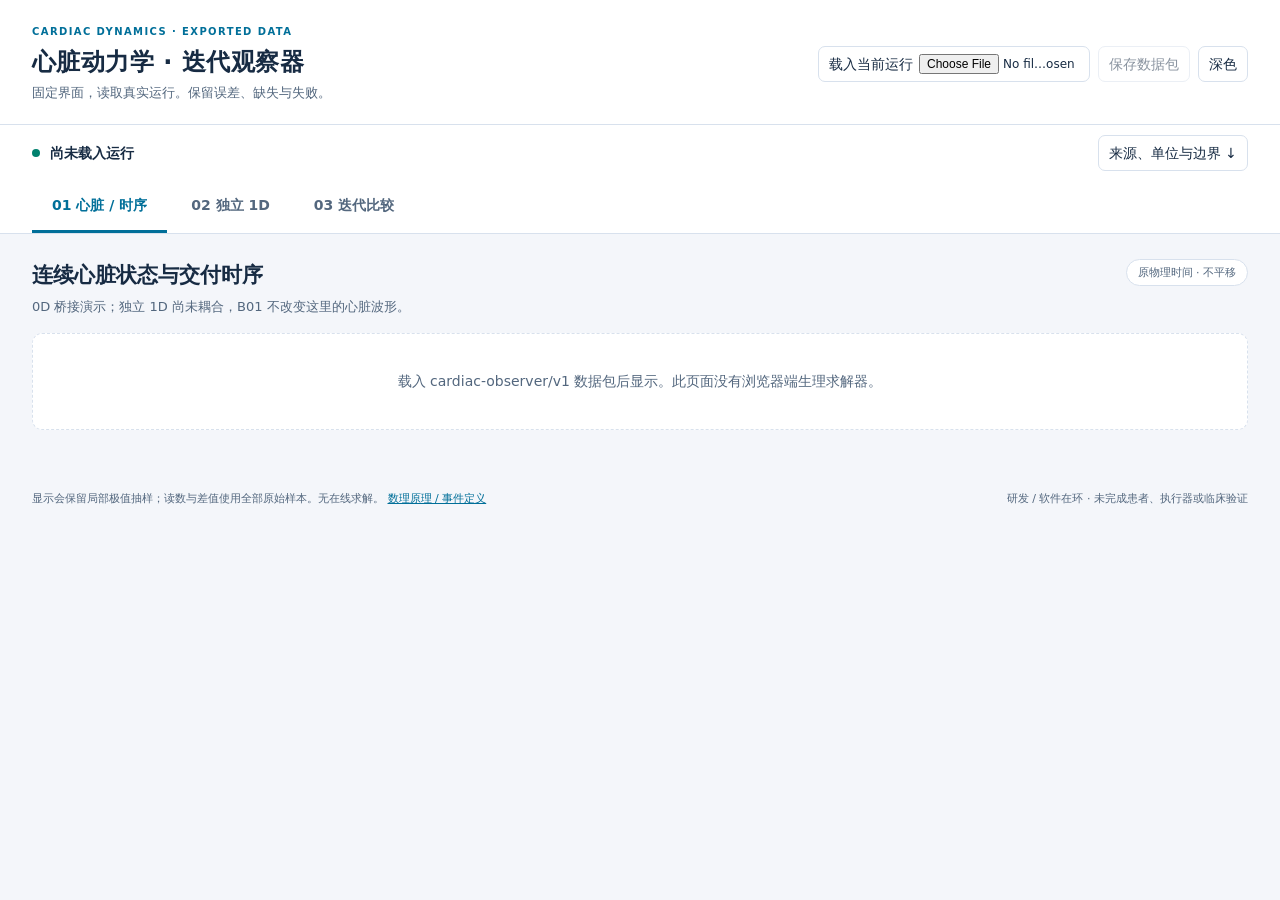
<file: viewer/index.html>
<!doctype html>
<html lang="zh-CN">
<head>
  <meta charset="utf-8">
  <meta name="viewport" content="width=device-width,initial-scale=1">
  <meta name="color-scheme" content="light dark">
  <title>心脏动力学引擎 · 迭代观察器</title>
  <link rel="stylesheet" href="viewer.css">
</head>
<body>
<a class="skip" href="#main">跳到观察区</a>
<header class="app-header">
  <div><p class="eyebrow">CARDIAC DYNAMICS · EXPORTED DATA</p><h1>心脏动力学 · 迭代观察器</h1><p class="subtitle">固定界面，读取真实运行。保留误差、缺失与失败。</p></div>
  <div class="header-actions"><label class="file-button">载入当前运行<input id="load-current" type="file" accept=".json,application/json"></label><button id="download-current" type="button" disabled>保存数据包</button><button id="theme" type="button" aria-pressed="false">深色</button></div>
</header>
<div id="message" class="message" role="status" aria-live="polite" hidden></div>
<section class="identity-strip" aria-label="运行身份"><div><span class="dot"></span><strong id="run-label">尚未载入运行</strong><span id="run-id" class="muted"></span></div><button id="identity-toggle" type="button" aria-expanded="false" aria-controls="identity">来源、单位与边界 ↓</button></section>
<section id="identity" class="identity" hidden><div id="identity-summary"></div><details><summary>源码、原始文件与完整来源</summary><pre id="identity-json"></pre></details></section>
<nav class="tabs" aria-label="观察视图" role="tablist"><button id="tab-heart" type="button" role="tab" aria-selected="true" aria-controls="panel-heart" tabindex="0" data-tab="heart">01 心脏 / 时序</button><button id="tab-arterial" type="button" role="tab" aria-selected="false" aria-controls="panel-arterial" tabindex="-1" data-tab="arterial">02 独立 1D</button><button id="tab-compare" type="button" role="tab" aria-selected="false" aria-controls="panel-compare" tabindex="-1" data-tab="compare">03 迭代比较</button></nav>
<main id="main">
  <section id="panel-heart" class="tab-panel" role="tabpanel" aria-labelledby="tab-heart">
    <div class="section-heading"><div><h2>连续心脏状态与交付时序</h2><p>0D 桥接演示；独立 1D 尚未耦合，B01 不改变这里的心脏波形。</p></div><span class="badge">原物理时间 · 不平移</span></div>
    <div id="heart-empty" class="empty">载入 cardiac-observer/v1 数据包后显示。此页面没有浏览器端生理求解器。</div>
    <div id="heart-content" hidden>
      <div class="toolbar"><label>分支<select id="heart-case"></select></label><label class="check"><input id="heart-overlay" type="checkbox" checked>叠加无辅助</label><label>时间窗<select id="heart-window"><option value="2">末 2 秒</option><option value="all">完整导出窗</option></select></label><label>起点 / s<input id="heart-start" type="number" step="0.001"></label><label>终点 / s<input id="heart-end" type="number" step="0.001"></label><button id="zoom-in" type="button" title="以当前窗口中心放大">放大 ＋</button><button id="zoom-out" type="button">缩小 －</button><button id="heart-reset" type="button">完整窗</button></div>
      <div class="toolbar secondary"><label>已交付通道<select id="heart-sample"></select></label><label>样本横轴<select id="heart-clock"><option value="available">交付时刻 t_available_us</option><option value="source">源时刻 source_time_us（如有）</option></select></label><label class="check"><input id="heart-markers" type="checkbox" checked>真实事件 / 命令标记</label><label class="check"><input id="heart-points" type="checkbox">显示原始采样点</label></div>
      <div id="heart-source" class="callout"></div>
      <details class="track-picker"><summary>按主题选择真值轨道（33 列，时间列除外）</summary><div id="heart-tracks"></div></details>
      <div class="plot-shell"><div class="plot-legend"><span><i class="swatch primary"></i>当前分支</span><span><i class="swatch reference"></i>无辅助参考（同坐标）</span><span>点击波形放置游标，数值读取全部原样本</span></div><div class="plot-scroll"><svg id="heart-plot" class="wave-plot" role="img" aria-label="共享物理时间的心脏多轨波形"></svg></div><p class="plot-note" id="heart-plot-note"></p></div>
      <div class="toolbar cursor-bar"><label>点击放置<select id="cursor-active"><option value="a">游标 A</option><option value="b">游标 B</option></select></label><label>A / s<input id="cursor-a" type="number" step="0.000001"></label><label>B / s<input id="cursor-b" type="number" step="0.000001"></label><strong id="cursor-delta"></strong></div>
      <details class="card" open><summary>双游标 · 最近的原始样本</summary><div class="table-scroll"><table id="cursor-table"></table></div><p class="muted small">显示原始值及原时刻。不同采样时钟分别就近读取，不插值；游标之间的差不是积分或事件精度。</p></details>
      <div class="two-columns"><section class="card"><h3>完整导出窗指标</h3><p id="metric-window" class="muted small"></p><div id="heart-metrics" class="metric-grid"></div></section><section class="card"><h3>真实压力 / 容积轨迹</h3><p class="muted small">当前显示窗的 LV 原始 P/V 点；不强制闭合，不将过渡窗口称作稳态 PV 环。</p><svg id="pv-plot" class="pv-plot" role="img" aria-label="左室真实压力与容积轨迹"></svg></section></div>
      <div class="two-columns"><details class="card" open><summary id="event-heading">事件</summary><p class="muted small">只显示实际记录；缺失的 R 峰、切迹或机械事件不补造。标记使用导出物理时刻。</p><div class="table-scroll tall"><table id="heart-events"></table></div></details><details class="card" open><summary id="command-heading">命令日志</summary><p class="muted small">命令、排队、执行与动作分别解释；日志没有的动作目标保持未提供。</p><div class="table-scroll tall"><table id="heart-commands"></table></div></details></div>
    </div>
  </section>
  <section id="panel-arterial" class="tab-panel" role="tabpanel" aria-labelledby="tab-arterial" hidden>
    <div class="section-heading"><div><h2>独立一维传播</h2><p>均匀弹性管与声明域内的分叉试验；尚未接入心脏或分布式球囊。</p></div><span class="badge">SI · s / m / Pa / m³·s⁻¹</span></div>
    <div id="arterial-empty" class="empty">当前包未提供独立 1D 原始运行。</div>
    <div id="arterial-content" hidden>
      <div class="toolbar"><label>套件<select id="arterial-suite"></select></label><label>方法<select id="arterial-method"></select></label><label>网格 / run<select id="arterial-run"></select></label><label>量<select id="arterial-field"></select></label></div>
      <div id="arterial-status" class="callout"></div>
      <section class="plot-shell"><h3>实际探针时序 <span class="muted small">横轴：s</span></h3><div id="trace-empty" class="empty compact" hidden>此运行未导出探针时间序列。空间剖面不转换为连续时序。</div><div class="plot-scroll"><svg id="arterial-trace" class="wave-plot" role="img" aria-label="独立一维运行实际探针时间序列"></svg></div><p id="trace-note" class="plot-note"></p></section>
      <section class="plot-shell"><div class="toolbar"><h3>空间剖面</h3><label>真实导出时刻 / s<select id="profile-time"></select></label></div><div id="profile-empty" class="empty compact" hidden>此运行未导出空间剖面。</div><div class="plot-scroll"><svg id="arterial-profile" class="wave-plot" role="img" aria-label="实际导出时刻的一维空间剖面"></svg></div><p id="profile-note" class="plot-note"></p></section>
      <section class="card"><h3>方法 / 网格原始结果</h3><p class="muted small">失败、粗网格误差和负振铃原样保留。表格为导出记录，不按图形缩放重新计算。</p><div class="table-scroll"><table id="arterial-results"></table></div></section>
      <details class="card"><summary>当前 run 的原始数值摘要和来源</summary><pre id="arterial-summary"></pre></details>
    </div>
  </section>
  <section id="panel-compare" class="tab-panel" role="tabpanel" aria-labelledby="tab-compare" hidden>
    <div class="section-heading"><div><h2>冻结运行 A / B</h2><p>叠加原始时间和值，只在相同时间戳计算 B − A；不平移、不归一化、不插值补点。原始 r2 与当前 0D 为复现对照，不代表生理改进。</p></div><span class="badge">比较 ≠ 改进结论</span></div>
    <div class="two-columns"><section class="drop-card" id="drop-a" data-slot="a"><h3>A · 历史冻结运行</h3><p id="compare-a-label" class="muted">尚未载入；选择或拖入 JSON 数据包</p><label class="file-button">选择 A<input id="load-a" type="file" accept=".json,application/json"></label></section><section class="drop-card" id="drop-b" data-slot="b"><h3>B · 当前运行</h3><p id="compare-b-label" class="muted">使用当前内嵌运行，或载入其他冻结包</p><label class="file-button">选择 B<input id="load-b" type="file" accept=".json,application/json"></label><button id="compare-use-current" type="button">使用当前运行</button></section></div>
    <div id="compare-empty" class="empty">载入 A 和 B 后比较。完整来源和可比性限制会一同显示。</div>
    <div id="compare-content" hidden><div class="toolbar"><label>视图<select id="compare-mode"><option value="heart">心脏真值时序</option><option value="trace">独立 1D 探针</option><option value="profile">独立 1D 空间剖面</option></select></label><label id="compare-case-label">分支<select id="compare-case"></select></label><label id="compare-run-a-label" hidden>A run<select id="compare-run-a"></select></label><label id="compare-run-b-label" hidden>B run<select id="compare-run-b"></select></label><label id="compare-time-label" hidden>共有剖面时刻 / s<select id="compare-time"></select></label><label>量<select id="compare-field"></select></label></div>
      <div id="comparability" class="callout"></div><section class="plot-shell"><div class="plot-legend"><span><i class="swatch reference"></i>A</span><span><i class="swatch primary"></i>B</span></div><div class="plot-scroll"><svg id="compare-plot" class="wave-plot" role="img" aria-label="冻结运行 A 和 B 的原始波形叠加"></svg></div></section><section class="plot-shell"><h3>原始差值 B − A</h3><div class="plot-scroll"><svg id="difference-plot" class="wave-plot" role="img" aria-label="相同导出时间戳的 B 减 A 差值"></svg></div><p id="difference-note" class="plot-note"></p></section><section class="card"><h3>完整记录指标差值</h3><div class="table-scroll"><table id="compare-metrics"></table></div><p class="muted small">只有单位、定义和统计窗一致时显示数值差；配置或初态不同仍须独立解释，不能归因于单项算法改变。</p></section><details class="card"><summary>配置、源码和初态差异</summary><pre id="compare-identity"></pre></details>
    </div>
  </section>
</main>
<footer class="app-footer"><span>显示会保留局部极值抽样；读数与差值使用全部原始样本。无在线求解。 <a id="principles-link" href="../docs/MATHEMATICAL_PRINCIPLES.html#causality">数理原理 / 事件定义</a></span><span>研发 / 软件在环 · 未完成患者、执行器或临床验证</span></footer>
<noscript><p class="empty">观察器需要 JavaScript 读取已导出的数据；不会调用在线服务。</p></noscript>
<script id="observer-bundle" type="application/json">__BUNDLE__</script>
<script src="viewer.js"></script>
</body>
</html>
</file>
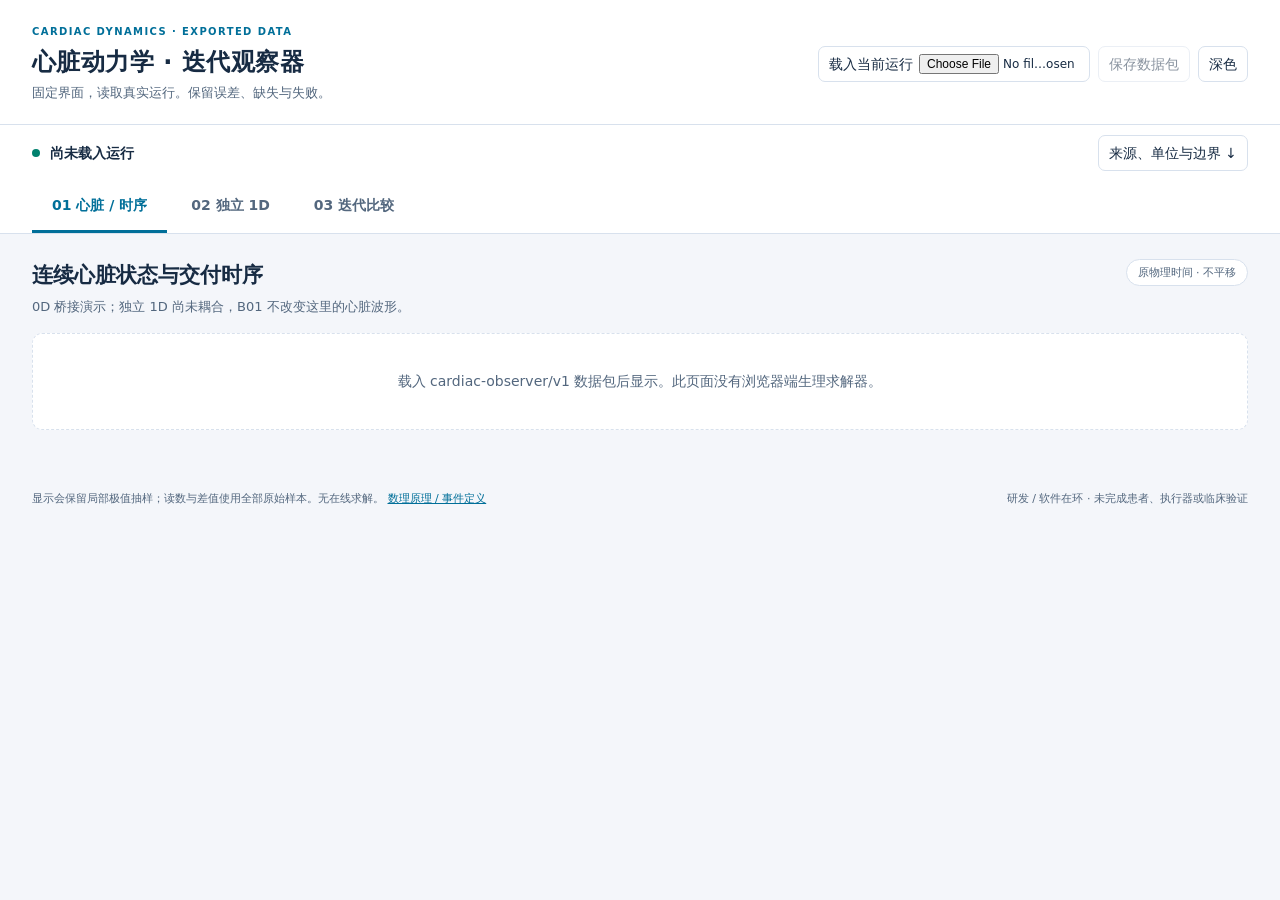
<file: artifacts/runs/r2-original-fc18650-v1/implementation/viewer/index.html>
<!doctype html>
<html lang="zh-CN">
<head>
  <meta charset="utf-8">
  <meta name="viewport" content="width=device-width,initial-scale=1">
  <meta name="color-scheme" content="light dark">
  <title>心脏动力学引擎 · 迭代观察器</title>
  <link rel="stylesheet" href="viewer.css">
</head>
<body>
<a class="skip" href="#main">跳到观察区</a>
<header class="app-header">
  <div><p class="eyebrow">CARDIAC DYNAMICS · EXPORTED DATA</p><h1>心脏动力学 · 迭代观察器</h1><p class="subtitle">固定界面，读取真实运行。保留误差、缺失与失败。</p></div>
  <div class="header-actions"><label class="file-button">载入当前运行<input id="load-current" type="file" accept=".json,application/json"></label><button id="download-current" type="button" disabled>保存数据包</button><button id="theme" type="button" aria-pressed="false">深色</button></div>
</header>
<div id="message" class="message" role="status" aria-live="polite" hidden></div>
<section class="identity-strip" aria-label="运行身份"><div><span class="dot"></span><strong id="run-label">尚未载入运行</strong><span id="run-id" class="muted"></span></div><button id="identity-toggle" type="button" aria-expanded="false" aria-controls="identity">来源、单位与边界 ↓</button></section>
<section id="identity" class="identity" hidden><div id="identity-summary"></div><details><summary>源码、原始文件与完整来源</summary><pre id="identity-json"></pre></details></section>
<nav class="tabs" aria-label="观察视图" role="tablist"><button id="tab-heart" type="button" role="tab" aria-selected="true" aria-controls="panel-heart" tabindex="0" data-tab="heart">01 心脏 / 时序</button><button id="tab-arterial" type="button" role="tab" aria-selected="false" aria-controls="panel-arterial" tabindex="-1" data-tab="arterial">02 独立 1D</button><button id="tab-compare" type="button" role="tab" aria-selected="false" aria-controls="panel-compare" tabindex="-1" data-tab="compare">03 迭代比较</button></nav>
<main id="main">
  <section id="panel-heart" class="tab-panel" role="tabpanel" aria-labelledby="tab-heart">
    <div class="section-heading"><div><h2>连续心脏状态与交付时序</h2><p>0D 桥接演示；独立 1D 尚未耦合，B01 不改变这里的心脏波形。</p></div><span class="badge">原物理时间 · 不平移</span></div>
    <div id="heart-empty" class="empty">载入 cardiac-observer/v1 数据包后显示。此页面没有浏览器端生理求解器。</div>
    <div id="heart-content" hidden>
      <div class="toolbar"><label>分支<select id="heart-case"></select></label><label class="check"><input id="heart-overlay" type="checkbox" checked>叠加无辅助</label><label>时间窗<select id="heart-window"><option value="2">末 2 秒</option><option value="all">完整导出窗</option></select></label><label>起点 / s<input id="heart-start" type="number" step="0.001"></label><label>终点 / s<input id="heart-end" type="number" step="0.001"></label><button id="zoom-in" type="button" title="以当前窗口中心放大">放大 ＋</button><button id="zoom-out" type="button">缩小 －</button><button id="heart-reset" type="button">完整窗</button></div>
      <div class="toolbar secondary"><label>已交付通道<select id="heart-sample"></select></label><label>样本横轴<select id="heart-clock"><option value="available">交付时刻 t_available_us</option><option value="source">源时刻 source_time_us（如有）</option></select></label><label class="check"><input id="heart-markers" type="checkbox" checked>真实事件 / 命令标记</label><label class="check"><input id="heart-points" type="checkbox">显示原始采样点</label></div>
      <div id="heart-source" class="callout"></div>
      <details class="track-picker"><summary>按主题选择真值轨道（33 列，时间列除外）</summary><div id="heart-tracks"></div></details>
      <div class="plot-shell"><div class="plot-legend"><span><i class="swatch primary"></i>当前分支</span><span><i class="swatch reference"></i>无辅助参考（同坐标）</span><span>点击波形放置游标，数值读取全部原样本</span></div><div class="plot-scroll"><svg id="heart-plot" class="wave-plot" role="img" aria-label="共享物理时间的心脏多轨波形"></svg></div><p class="plot-note" id="heart-plot-note"></p></div>
      <div class="toolbar cursor-bar"><label>点击放置<select id="cursor-active"><option value="a">游标 A</option><option value="b">游标 B</option></select></label><label>A / s<input id="cursor-a" type="number" step="0.000001"></label><label>B / s<input id="cursor-b" type="number" step="0.000001"></label><strong id="cursor-delta"></strong></div>
      <details class="card" open><summary>双游标 · 最近的原始样本</summary><div class="table-scroll"><table id="cursor-table"></table></div><p class="muted small">显示原始值及原时刻。不同采样时钟分别就近读取，不插值；游标之间的差不是积分或事件精度。</p></details>
      <div class="two-columns"><section class="card"><h3>完整导出窗指标</h3><p id="metric-window" class="muted small"></p><div id="heart-metrics" class="metric-grid"></div></section><section class="card"><h3>真实压力 / 容积轨迹</h3><p class="muted small">当前显示窗的 LV 原始 P/V 点；不强制闭合，不将过渡窗口称作稳态 PV 环。</p><svg id="pv-plot" class="pv-plot" role="img" aria-label="左室真实压力与容积轨迹"></svg></section></div>
      <div class="two-columns"><details class="card" open><summary id="event-heading">事件</summary><p class="muted small">只显示实际记录；缺失的 R 峰、切迹或机械事件不补造。标记使用导出物理时刻。</p><div class="table-scroll tall"><table id="heart-events"></table></div></details><details class="card" open><summary id="command-heading">命令日志</summary><p class="muted small">命令、排队、执行与动作分别解释；日志没有的动作目标保持未提供。</p><div class="table-scroll tall"><table id="heart-commands"></table></div></details></div>
    </div>
  </section>
  <section id="panel-arterial" class="tab-panel" role="tabpanel" aria-labelledby="tab-arterial" hidden>
    <div class="section-heading"><div><h2>独立一维传播</h2><p>均匀弹性管与声明域内的分叉试验；尚未接入心脏或分布式球囊。</p></div><span class="badge">SI · s / m / Pa / m³·s⁻¹</span></div>
    <div id="arterial-empty" class="empty">当前包未提供独立 1D 原始运行。</div>
    <div id="arterial-content" hidden>
      <div class="toolbar"><label>套件<select id="arterial-suite"></select></label><label>方法<select id="arterial-method"></select></label><label>网格 / run<select id="arterial-run"></select></label><label>量<select id="arterial-field"></select></label></div>
      <div id="arterial-status" class="callout"></div>
      <section class="plot-shell"><h3>实际探针时序 <span class="muted small">横轴：s</span></h3><div id="trace-empty" class="empty compact" hidden>此运行未导出探针时间序列。空间剖面不转换为连续时序。</div><div class="plot-scroll"><svg id="arterial-trace" class="wave-plot" role="img" aria-label="独立一维运行实际探针时间序列"></svg></div><p id="trace-note" class="plot-note"></p></section>
      <section class="plot-shell"><div class="toolbar"><h3>空间剖面</h3><label>真实导出时刻 / s<select id="profile-time"></select></label></div><div id="profile-empty" class="empty compact" hidden>此运行未导出空间剖面。</div><div class="plot-scroll"><svg id="arterial-profile" class="wave-plot" role="img" aria-label="实际导出时刻的一维空间剖面"></svg></div><p id="profile-note" class="plot-note"></p></section>
      <section class="card"><h3>方法 / 网格原始结果</h3><p class="muted small">失败、粗网格误差和负振铃原样保留。表格为导出记录，不按图形缩放重新计算。</p><div class="table-scroll"><table id="arterial-results"></table></div></section>
      <details class="card"><summary>当前 run 的原始数值摘要和来源</summary><pre id="arterial-summary"></pre></details>
    </div>
  </section>
  <section id="panel-compare" class="tab-panel" role="tabpanel" aria-labelledby="tab-compare" hidden>
    <div class="section-heading"><div><h2>冻结运行 A / B</h2><p>叠加原始时间和值，只在相同时间戳计算 B − A；不平移、不归一化、不插值补点。原始 r2 与当前 0D 为复现对照，不代表生理改进。</p></div><span class="badge">比较 ≠ 改进结论</span></div>
    <div class="two-columns"><section class="drop-card" id="drop-a" data-slot="a"><h3>A · 历史冻结运行</h3><p id="compare-a-label" class="muted">尚未载入；选择或拖入 JSON 数据包</p><label class="file-button">选择 A<input id="load-a" type="file" accept=".json,application/json"></label></section><section class="drop-card" id="drop-b" data-slot="b"><h3>B · 当前运行</h3><p id="compare-b-label" class="muted">使用当前内嵌运行，或载入其他冻结包</p><label class="file-button">选择 B<input id="load-b" type="file" accept=".json,application/json"></label><button id="compare-use-current" type="button">使用当前运行</button></section></div>
    <div id="compare-empty" class="empty">载入 A 和 B 后比较。完整来源和可比性限制会一同显示。</div>
    <div id="compare-content" hidden><div class="toolbar"><label>视图<select id="compare-mode"><option value="heart">心脏真值时序</option><option value="trace">独立 1D 探针</option><option value="profile">独立 1D 空间剖面</option></select></label><label id="compare-case-label">分支<select id="compare-case"></select></label><label id="compare-run-a-label" hidden>A run<select id="compare-run-a"></select></label><label id="compare-run-b-label" hidden>B run<select id="compare-run-b"></select></label><label id="compare-time-label" hidden>共有剖面时刻 / s<select id="compare-time"></select></label><label>量<select id="compare-field"></select></label></div>
      <div id="comparability" class="callout"></div><section class="plot-shell"><div class="plot-legend"><span><i class="swatch reference"></i>A</span><span><i class="swatch primary"></i>B</span></div><div class="plot-scroll"><svg id="compare-plot" class="wave-plot" role="img" aria-label="冻结运行 A 和 B 的原始波形叠加"></svg></div></section><section class="plot-shell"><h3>原始差值 B − A</h3><div class="plot-scroll"><svg id="difference-plot" class="wave-plot" role="img" aria-label="相同导出时间戳的 B 减 A 差值"></svg></div><p id="difference-note" class="plot-note"></p></section><section class="card"><h3>完整记录指标差值</h3><div class="table-scroll"><table id="compare-metrics"></table></div><p class="muted small">只有单位、定义和统计窗一致时显示数值差；配置或初态不同仍须独立解释，不能归因于单项算法改变。</p></section><details class="card"><summary>配置、源码和初态差异</summary><pre id="compare-identity"></pre></details>
    </div>
  </section>
</main>
<footer class="app-footer"><span>显示会保留局部极值抽样；读数与差值使用全部原始样本。无在线求解。 <a href="../docs/MATHEMATICAL_PRINCIPLES.html#causality">数理原理 / 事件定义</a></span><span>研发 / 软件在环 · 未完成患者、执行器或临床验证</span></footer>
<noscript><p class="empty">观察器需要 JavaScript 读取已导出的数据；不会调用在线服务。</p></noscript>
<script id="observer-bundle" type="application/json">__BUNDLE__</script>
<script src="viewer.js"></script>
</body>
</html>
</file>
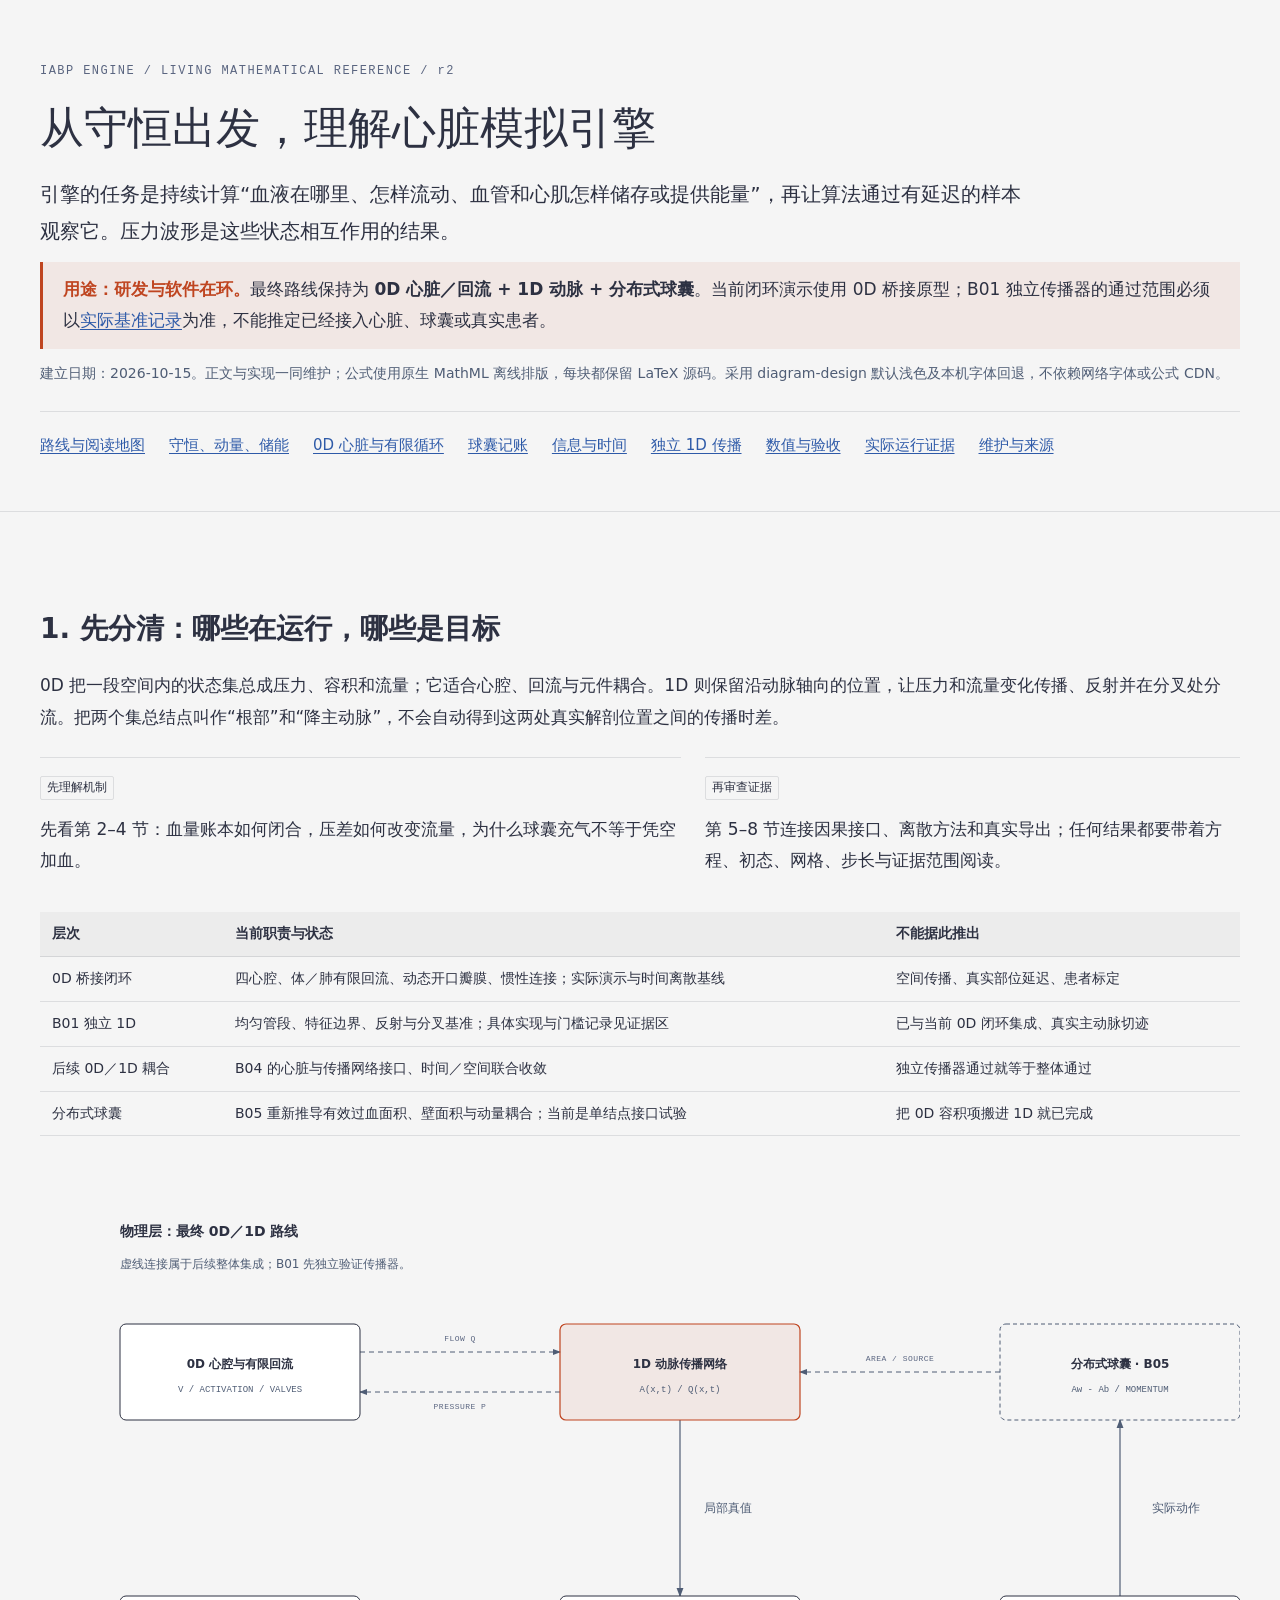
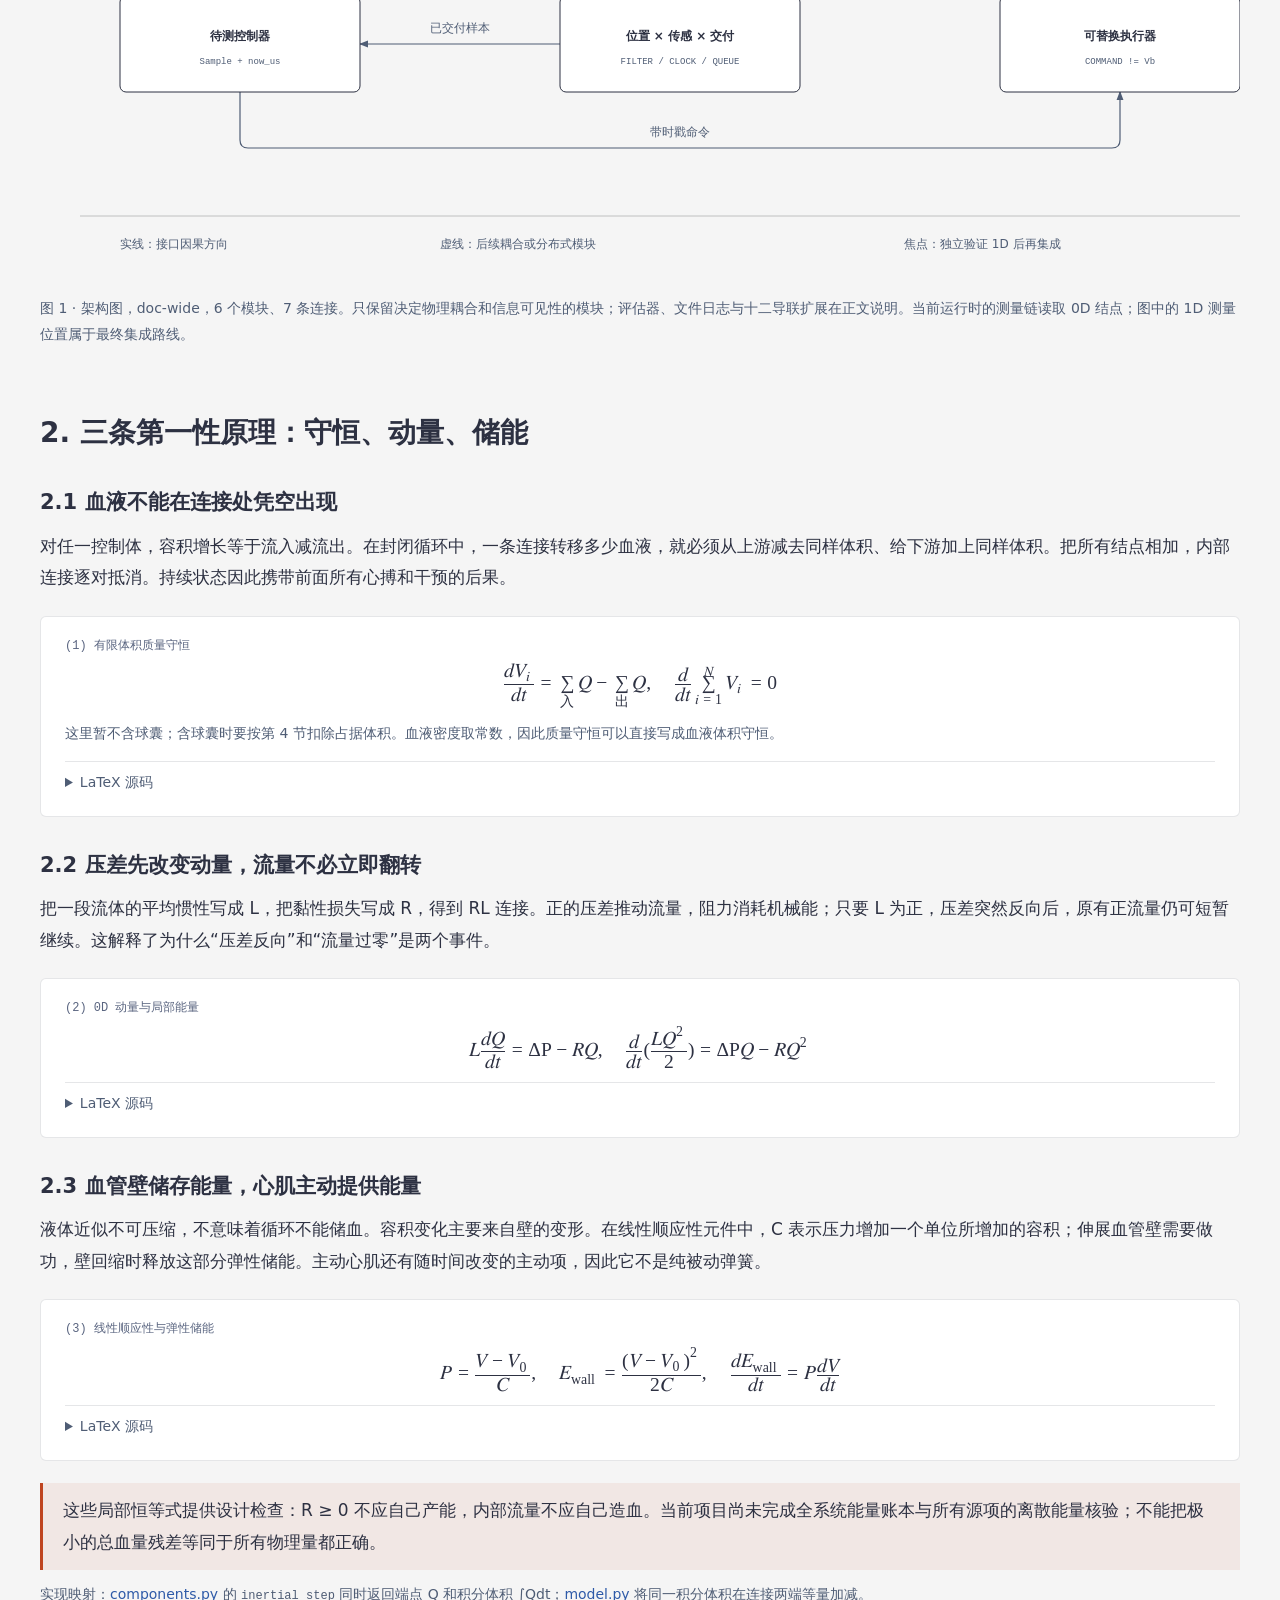
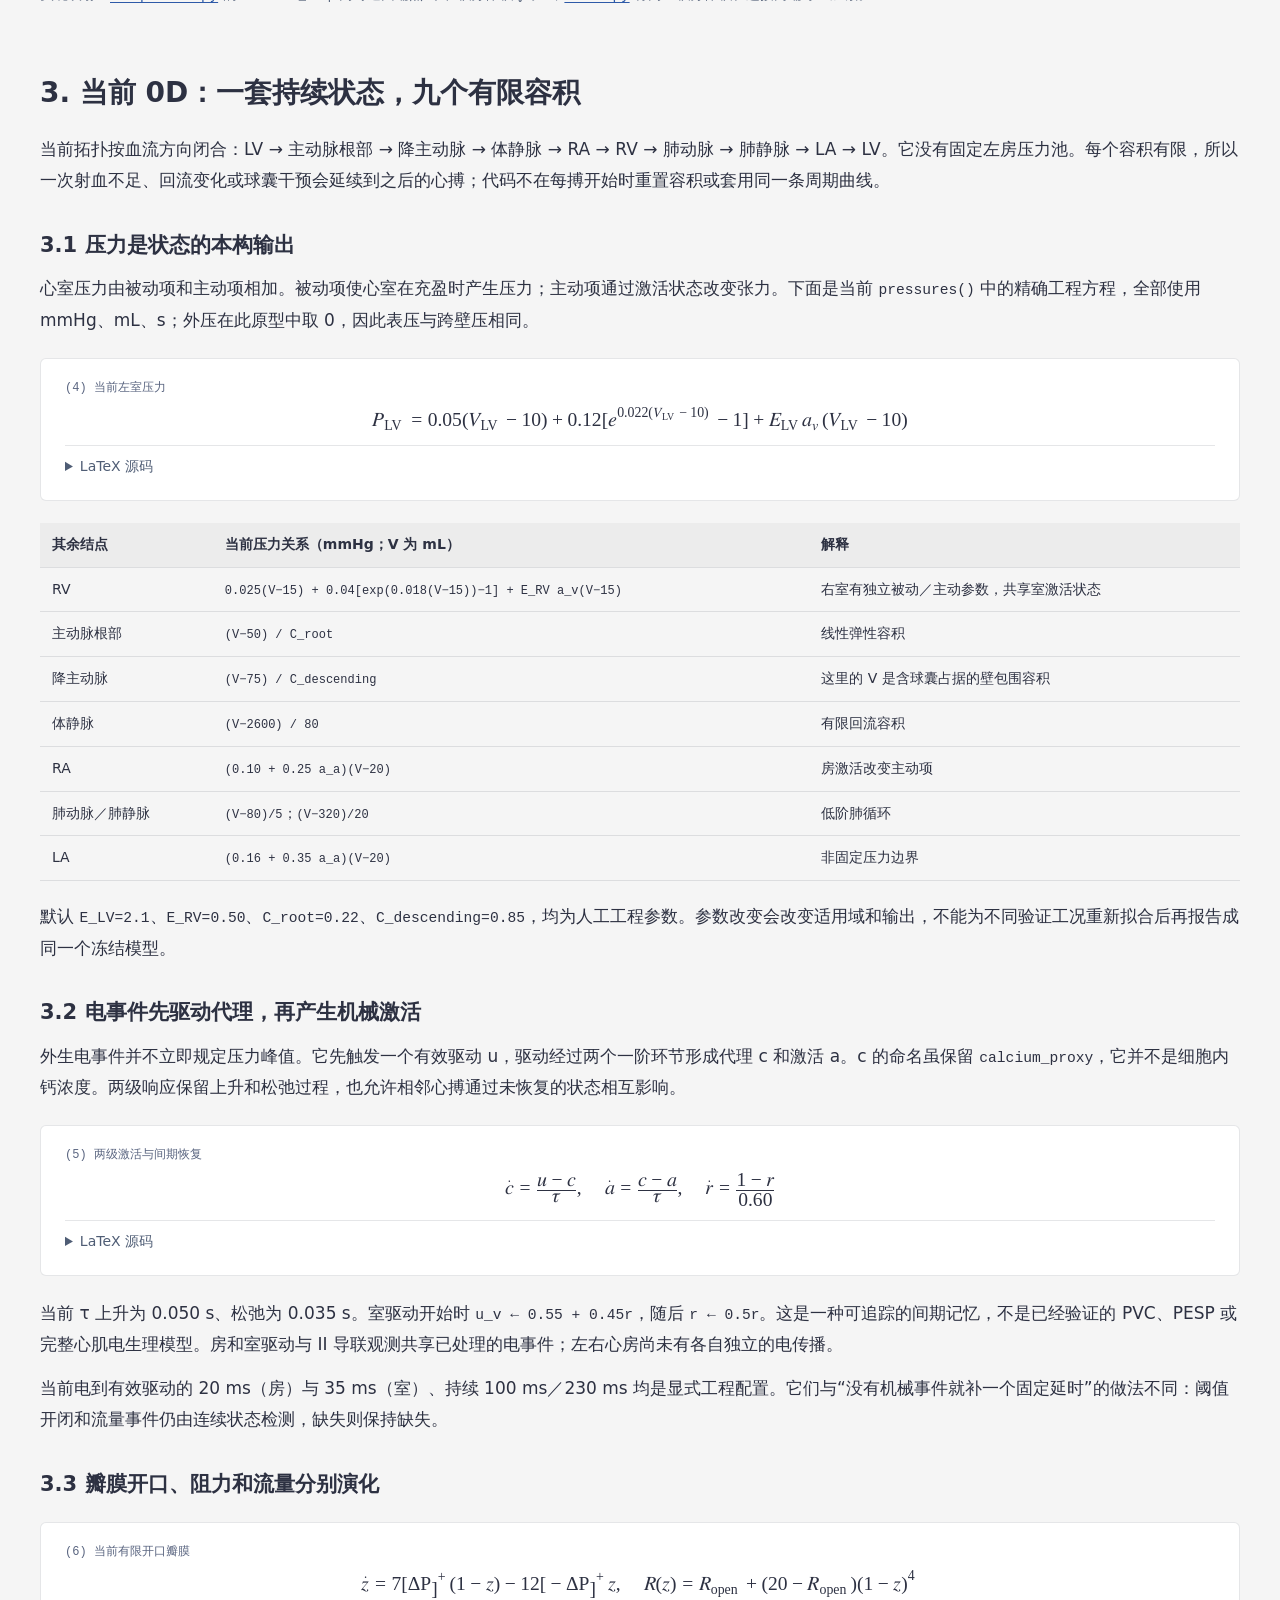
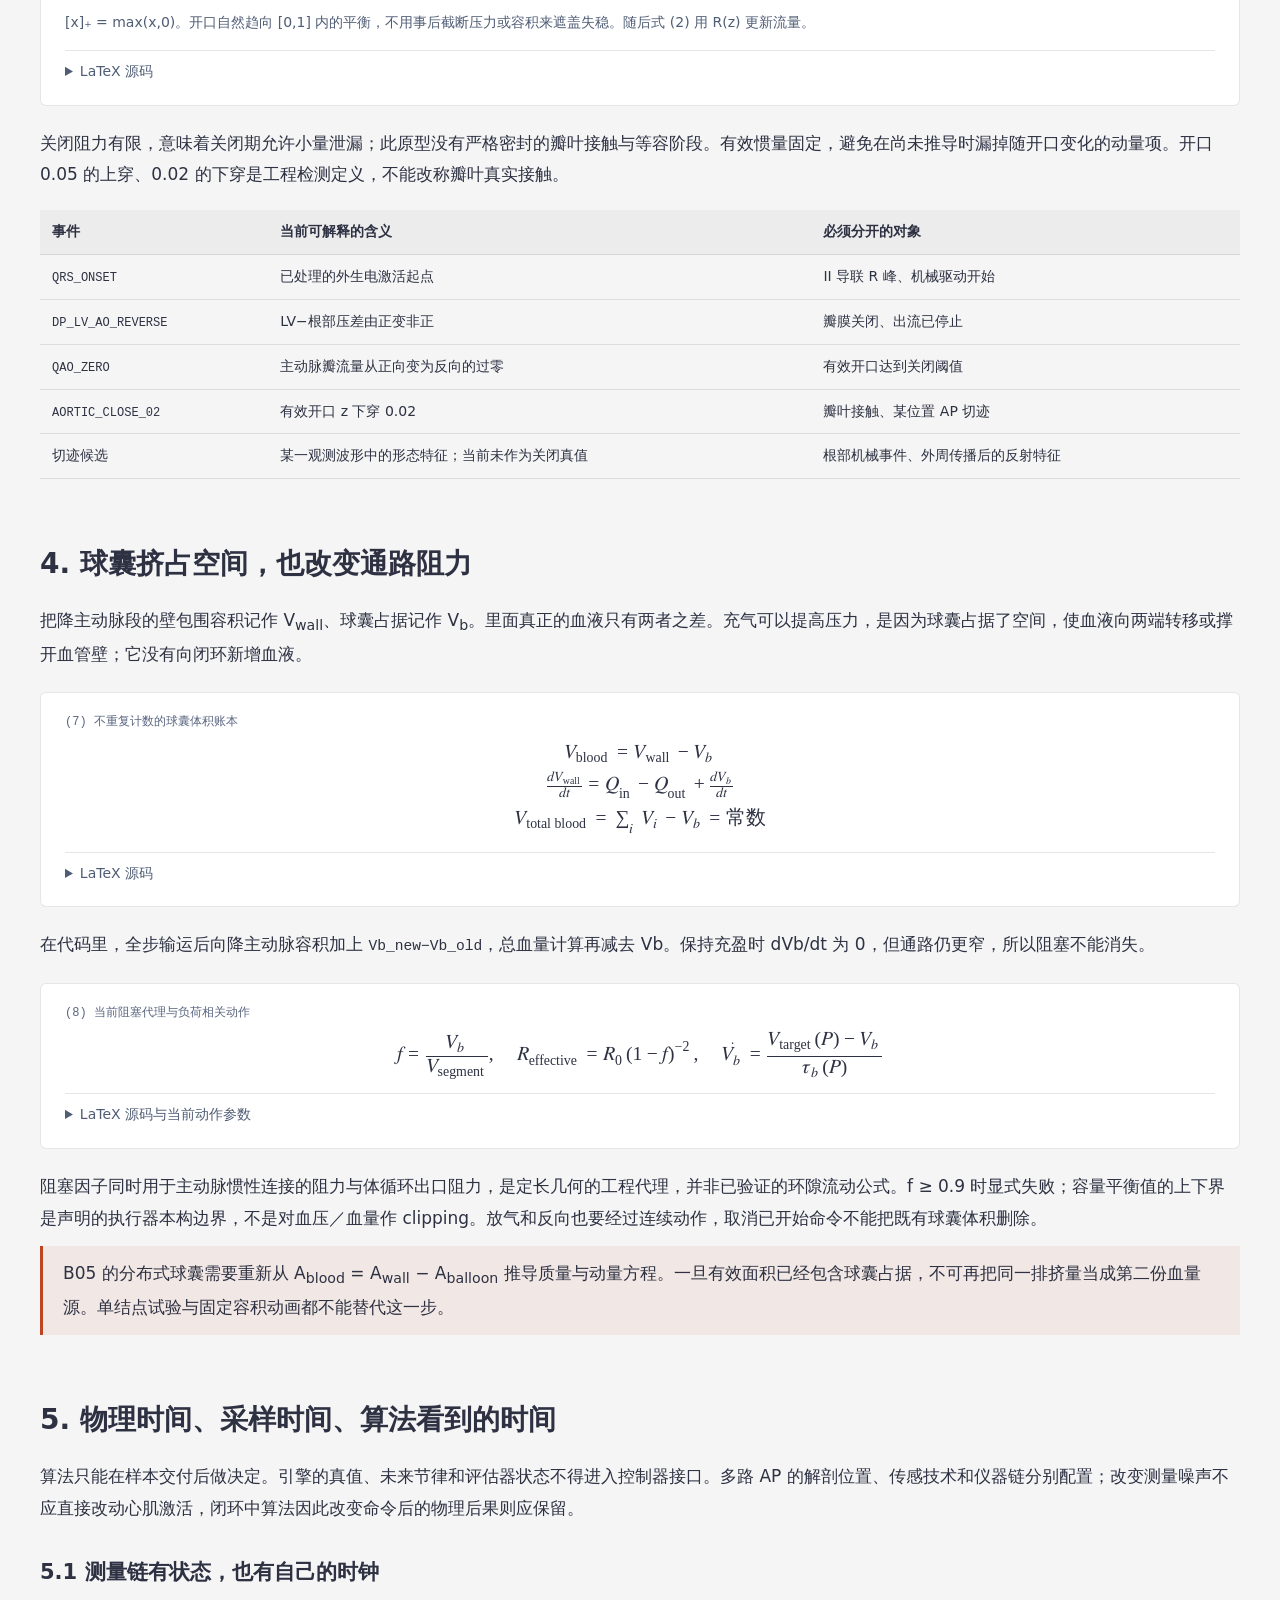
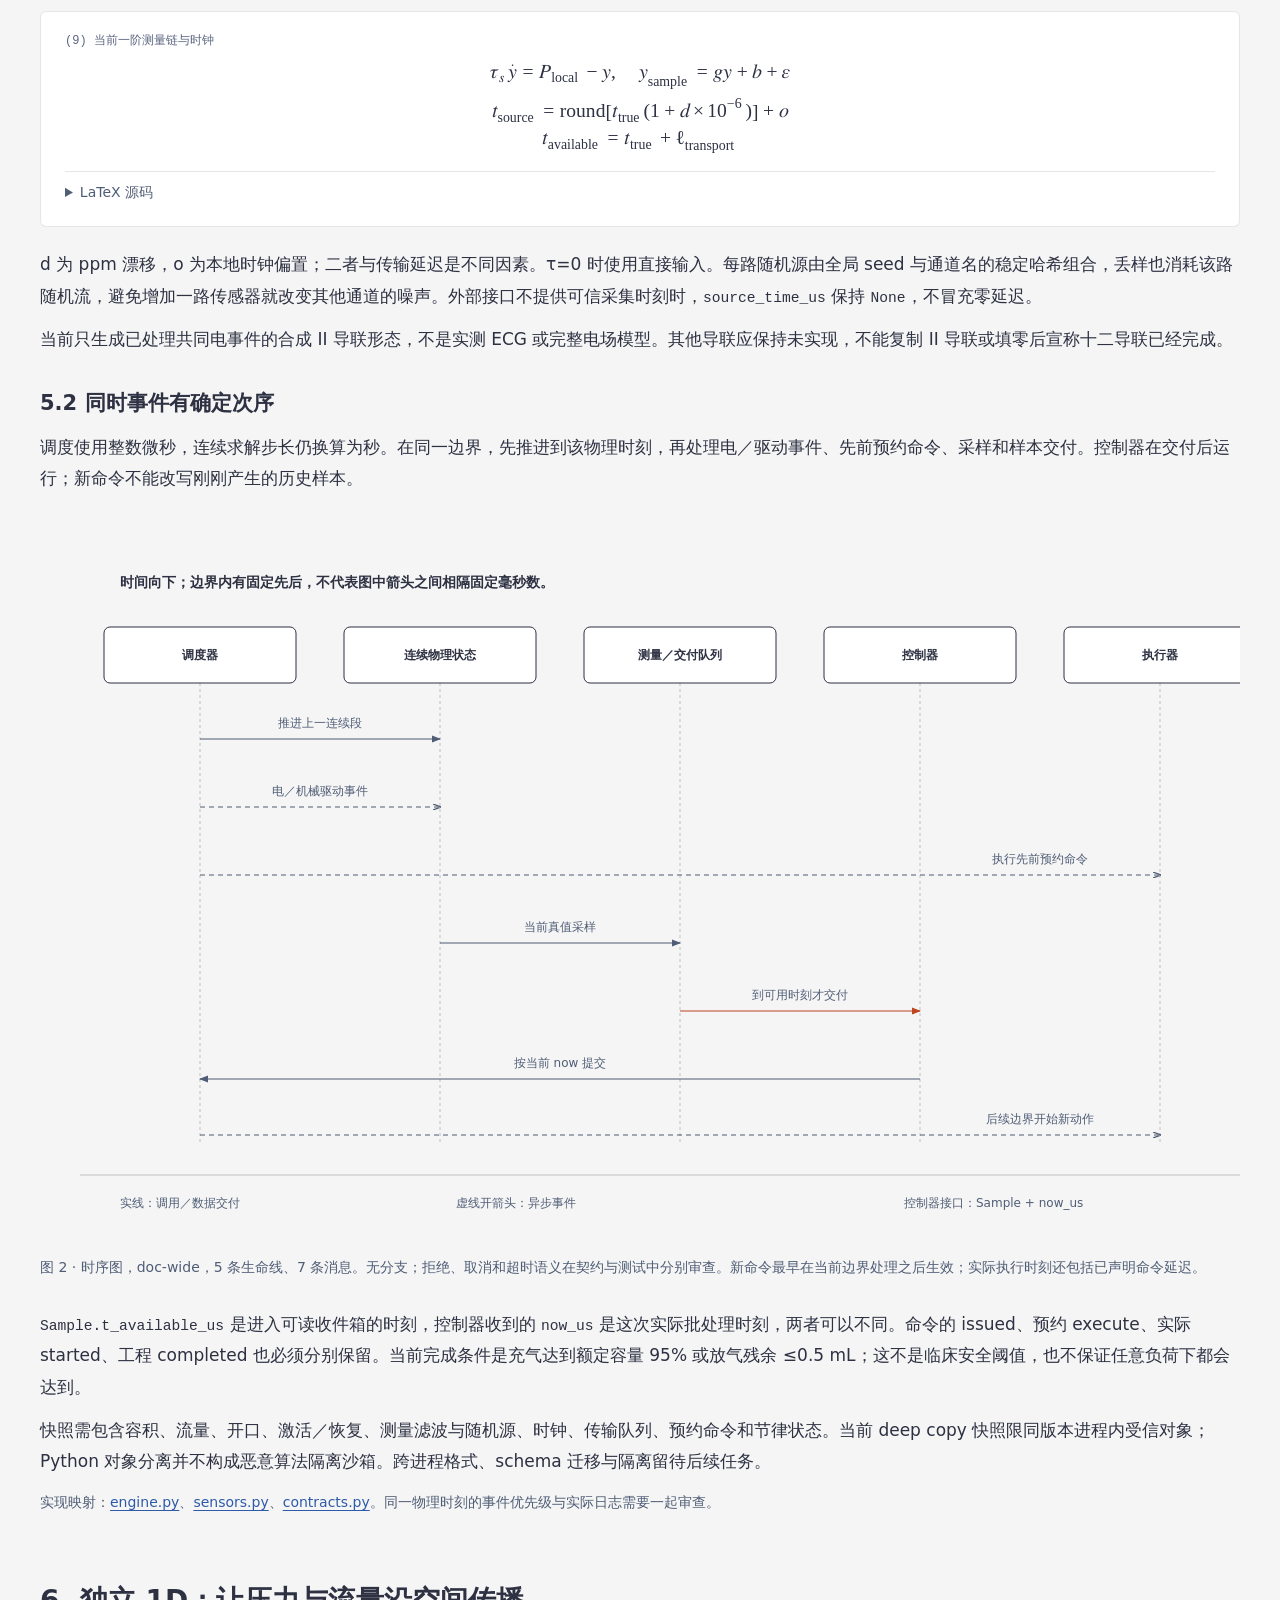
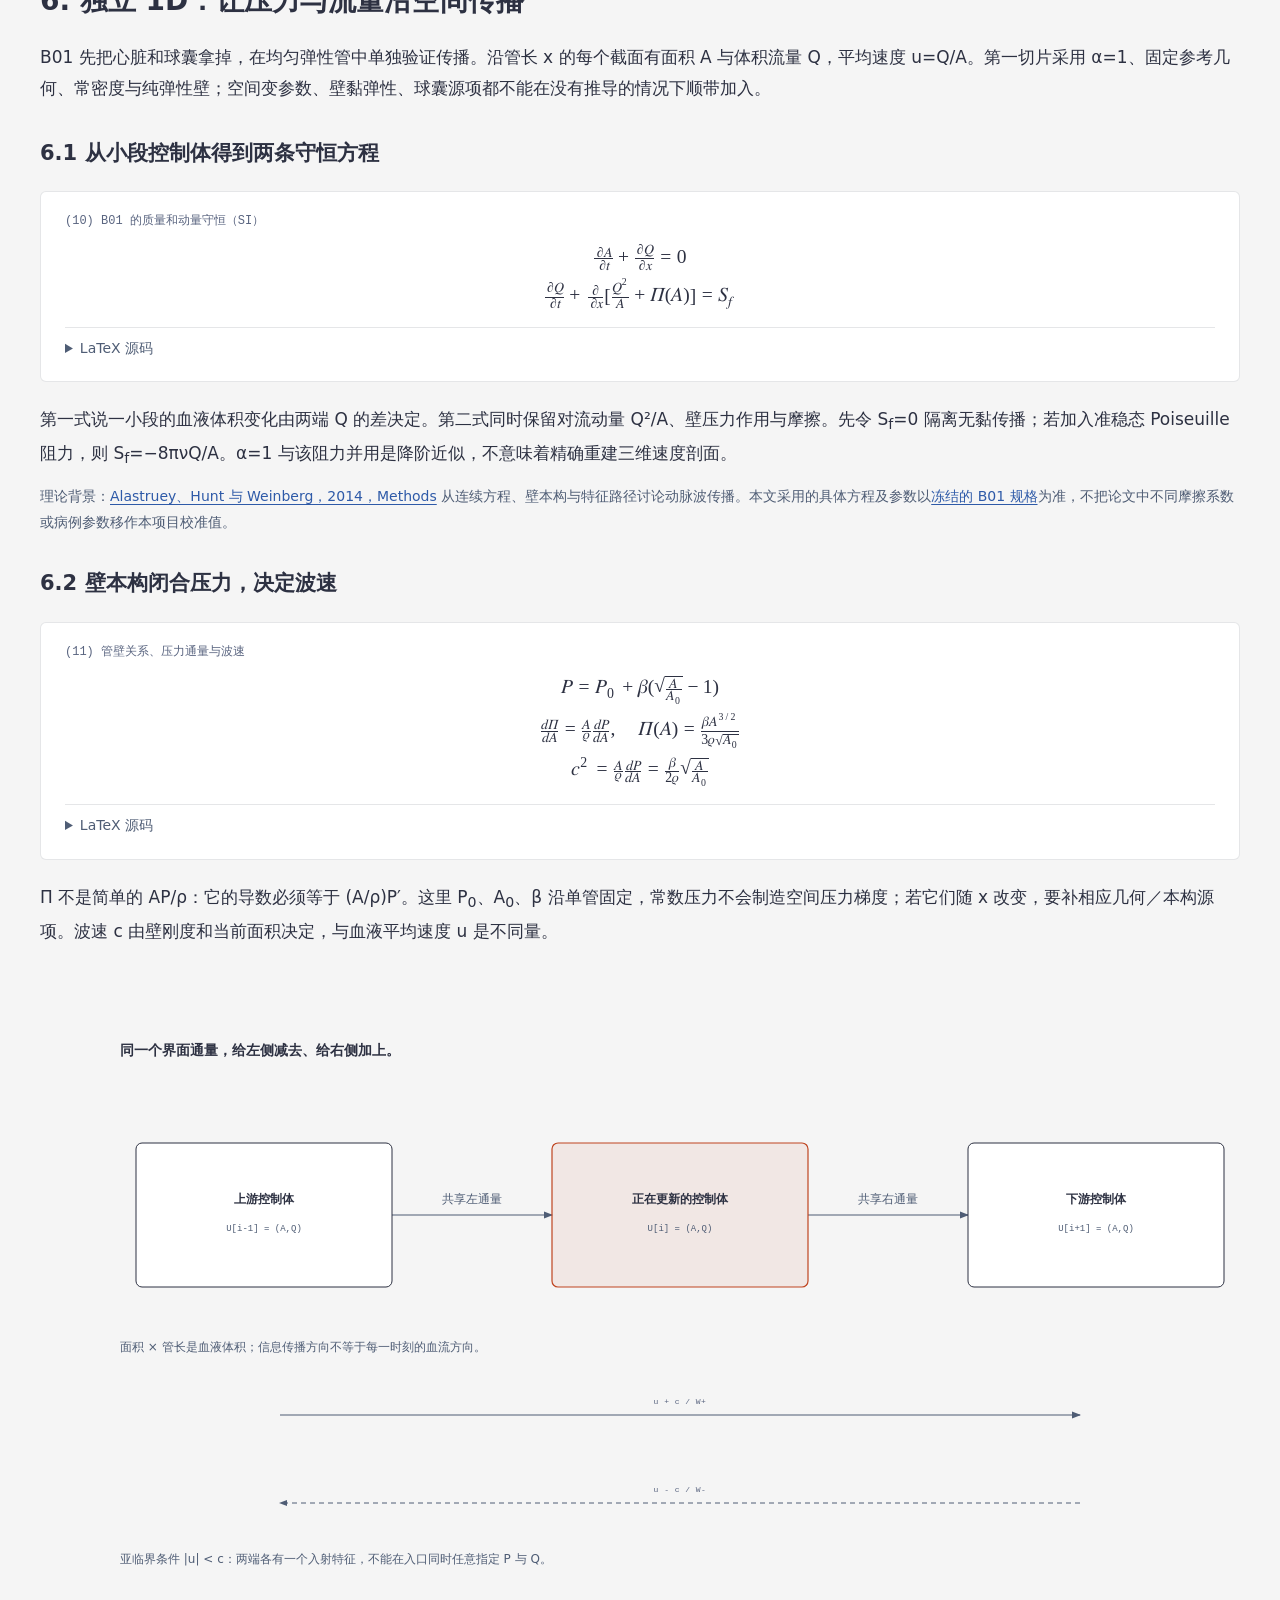
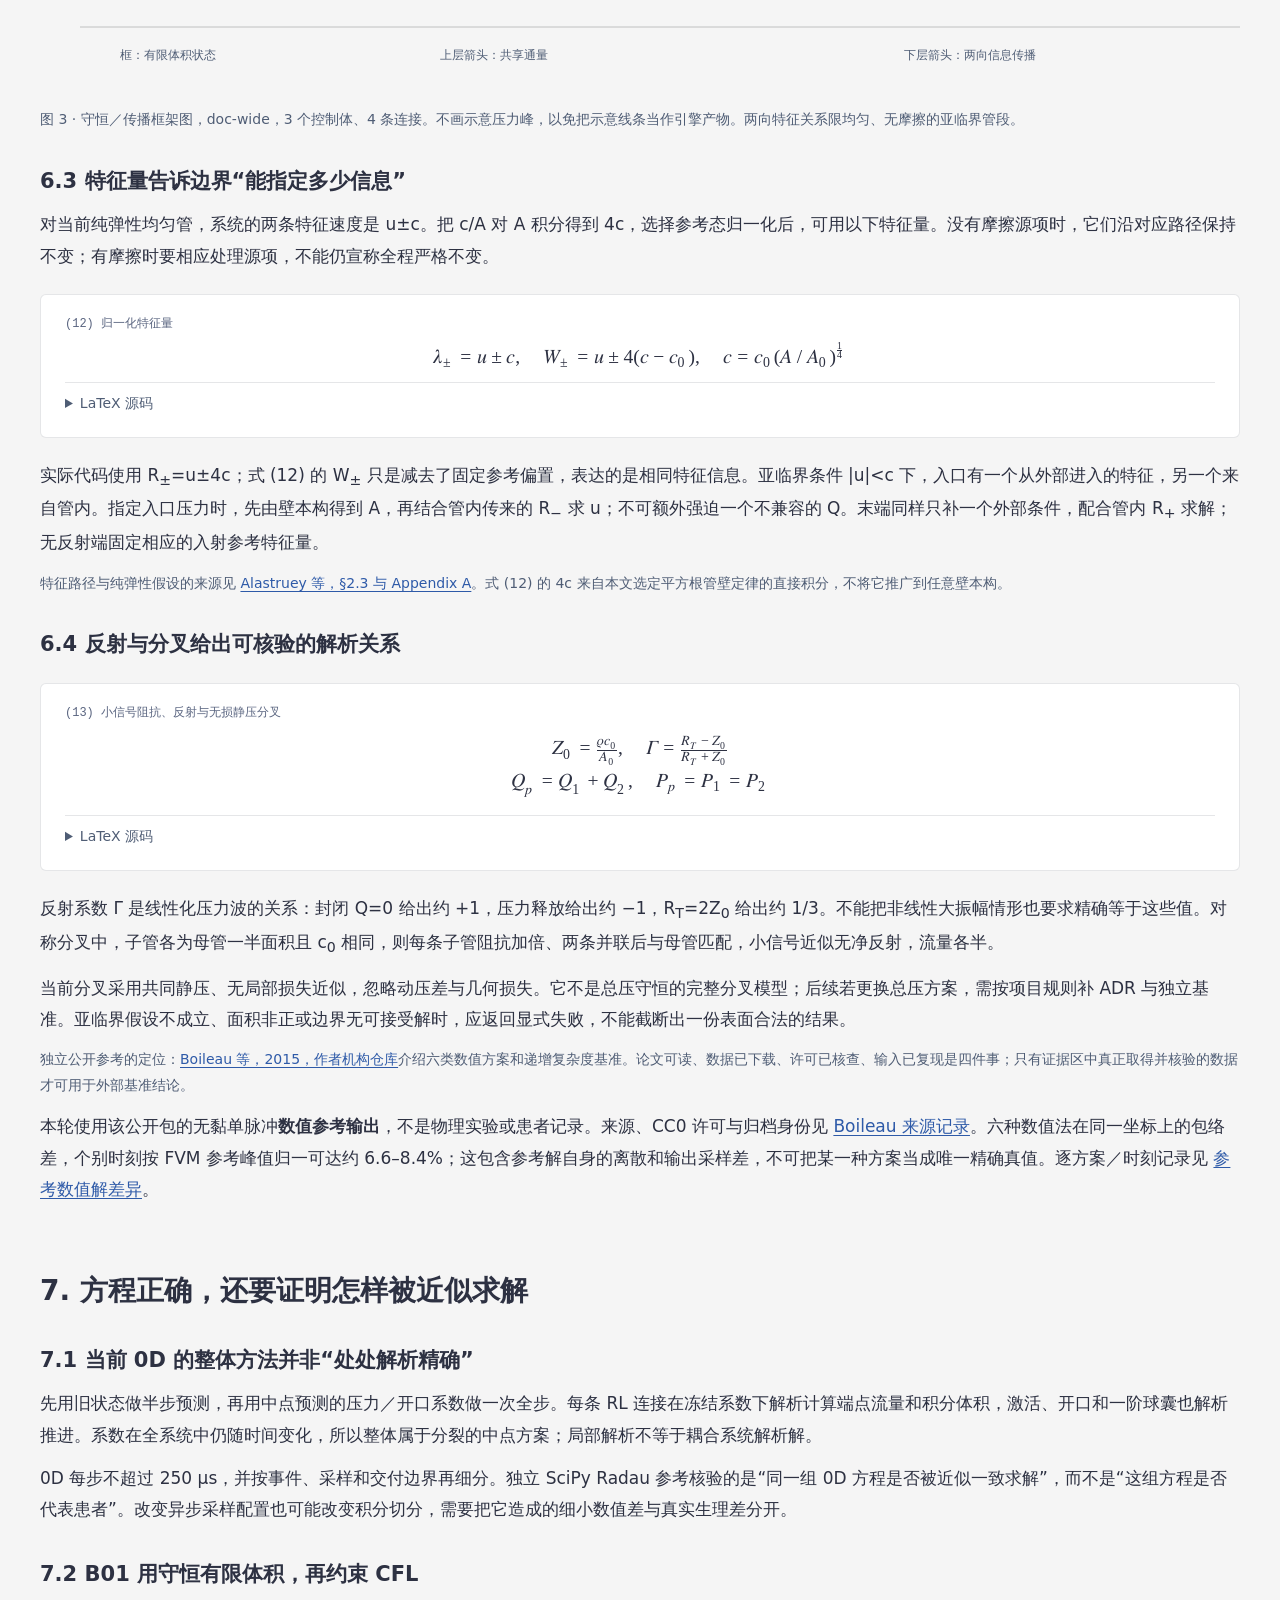
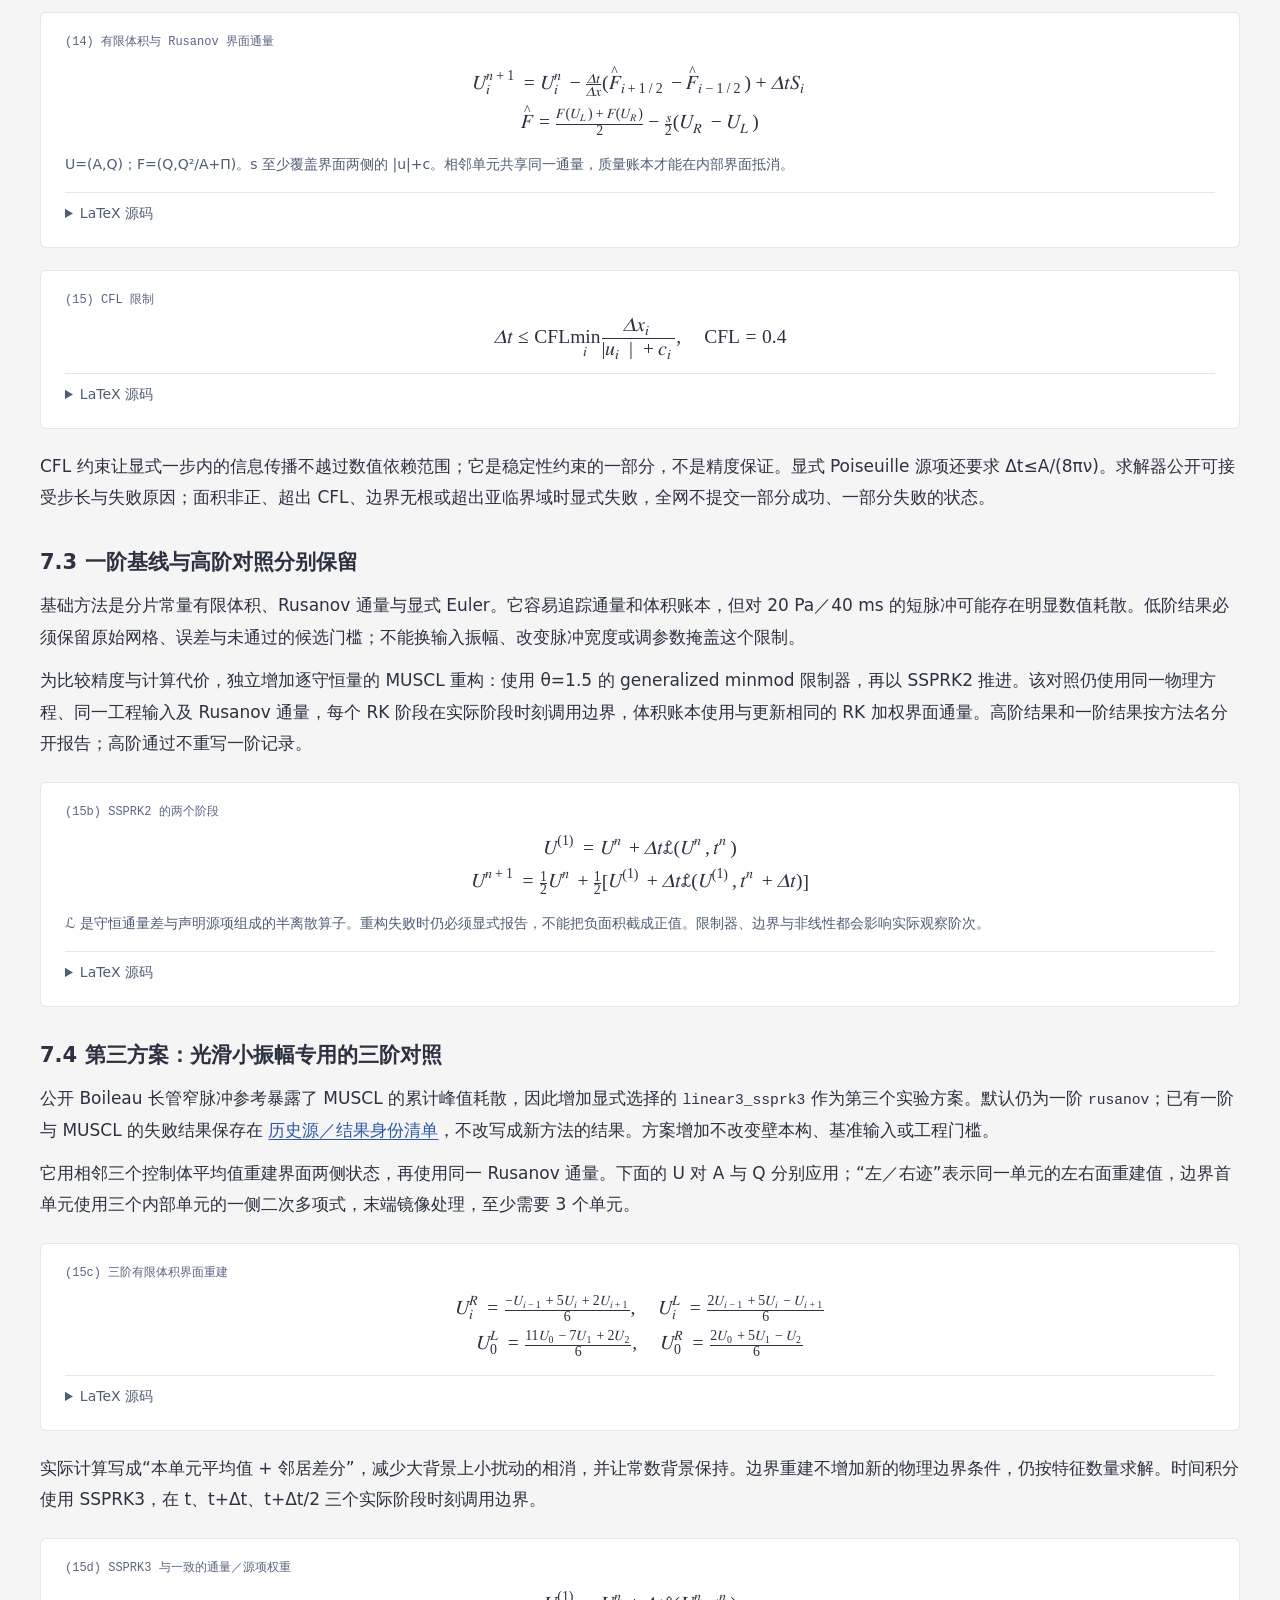
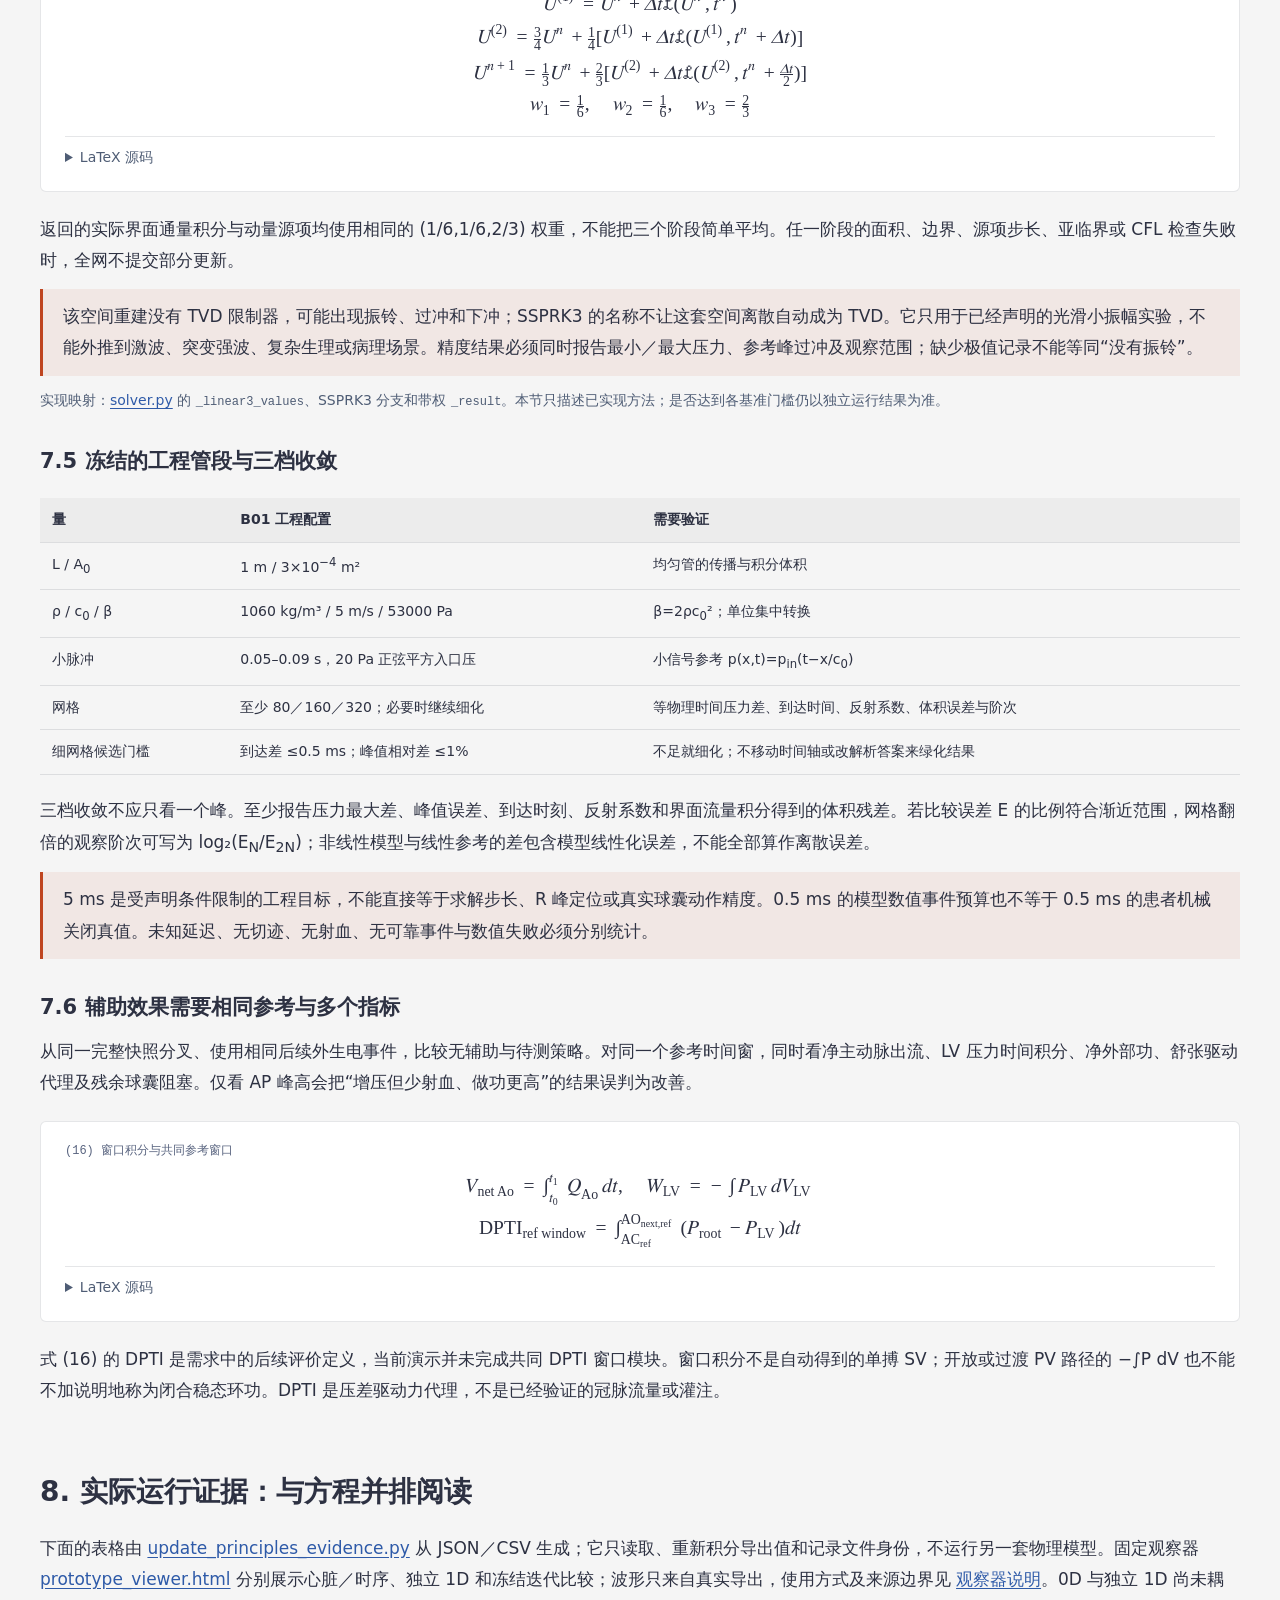
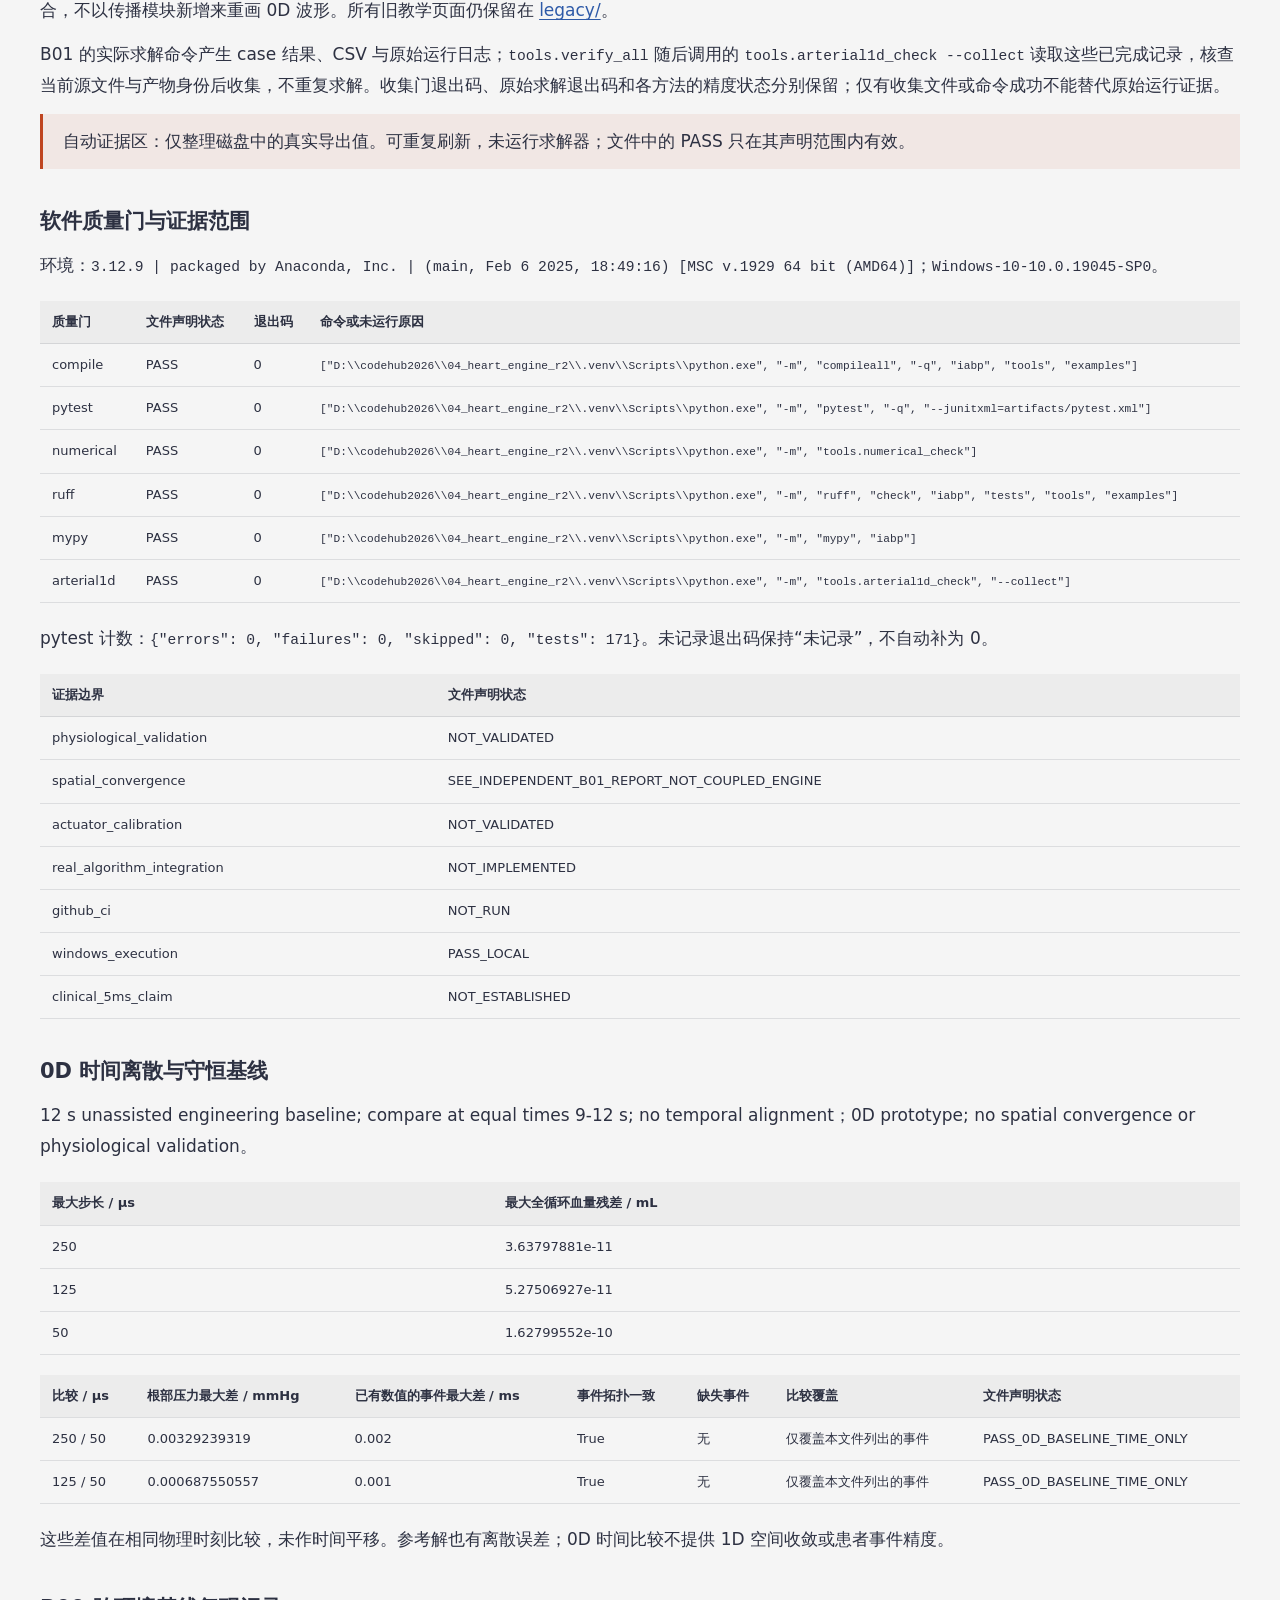
<file: docs/MATHEMATICAL_PRINCIPLES.html>
<!doctype html>
<html lang="zh-CN">
<head>
<meta charset="utf-8">
<meta name="viewport" content="width=device-width,initial-scale=1">
<meta name="description" content="IABP 模拟引擎的可维护数理说明：从守恒、动量、储能与因果信息，到当前 0D 桥接原型和独立 1D 传播模块。">
<title>IABP 心脏模拟引擎 · 数理原理</title>
<style>
:root{color-scheme:light;--paper:#f5f5f5;--paper2:#ececec;--ink:#2d3142;--muted:#4f5d75;--soft:#5a6580;--accent:#bf4520;--tint:rgba(191,69,32,.08);--link:#2e5aa8;--rule:rgba(45,49,66,.12);--sans:'Geist','Noto Sans SC','PingFang SC','Microsoft YaHei',system-ui,sans-serif;--serif:'Instrument Serif','Noto Serif SC','Songti SC','SimSun',serif;--mono:'Geist Mono',Consolas,ui-monospace,monospace}
*{box-sizing:border-box}html{scroll-behavior:smooth}body{margin:0;background:var(--paper);color:var(--ink);font-family:var(--sans);font-size:17px;line-height:1.85}a{color:var(--link);text-underline-offset:3px}a:focus-visible,summary:focus-visible{outline:2px solid var(--accent);outline-offset:4px}header,main,footer{max-width:1440px;margin:auto;padding:32px 40px}header{padding-top:60px;border-bottom:1px solid var(--rule)}.eyebrow{font-family:var(--mono);font-size:12px;letter-spacing:.12em;color:var(--soft)}h1{font-family:var(--serif);font-size:44px;line-height:1.4;font-weight:400;margin:16px 0}h2{font-size:28px;line-height:1.5;font-weight:600;margin:64px 0 20px;scroll-margin-top:24px}h3{font-size:21px;line-height:1.55;margin:32px 0 12px}p{margin:12px 0}.lead{max-width:1000px;font-size:20px}.scope,.note,.record-scope{border-left:3px solid var(--accent);padding:12px 20px;background:var(--tint)}.scope strong{color:var(--accent)}nav{display:flex;flex-wrap:wrap;gap:8px 24px;margin:24px 0 0;padding:20px 0;border-top:1px solid var(--rule);font-size:15px}section{min-width:0}.reading-guide{display:grid;grid-template-columns:1.2fr 1fr;gap:24px;margin:24px 0}.reading-guide>div{border-top:1px solid var(--rule);padding-top:12px}.tag{display:inline-block;font-family:var(--mono);font-size:12px;padding:0 6px;border:1px solid var(--rule);border-radius:2px}.small,figcaption{font-size:14px;color:var(--muted)}code,pre{font-family:var(--mono)}code{font-size:.86em;overflow-wrap:anywhere}pre{font-size:13px;line-height:1.65;white-space:pre-wrap;overflow-wrap:anywhere;background:#fff;border:1px solid var(--rule);padding:16px;border-radius:6px}details{margin:14px 0;border-top:1px solid var(--rule);padding-top:8px}summary{cursor:pointer;color:var(--muted);font-size:14px}.equation{margin:22px 0;padding:20px 24px;background:#fff;border:1px solid var(--rule);border-radius:6px;overflow-x:auto}.equation math{font-size:1.15em;line-height:1.8;min-width:min-content}.equation>p{font-size:14px;color:var(--muted);margin-top:12px}.equation details{margin-bottom:0}.table-scroll{width:100%;overflow-x:auto;min-width:0;margin:20px 0}table{width:100%;border-collapse:collapse;font-size:14px;line-height:1.7}th{text-align:left;font-weight:600;background:var(--paper2)}td,th{padding:10px 12px;border-bottom:1px solid var(--rule);vertical-align:top}td:first-child{font-weight:500}td code.hash{font-size:11px;word-break:break-all}figure{margin:28px 0;min-width:0;max-width:100%}.diagram-container{width:100%;overflow-x:auto;min-width:0}.diagram-container svg{display:block;width:100%;min-width:1280px;height:auto}svg .node-name{font-family:var(--sans);font-size:12px;font-weight:600;fill:var(--ink)}svg .sub{font-family:var(--mono);font-size:9px;fill:var(--muted)}svg .cn{font-family:var(--sans);font-size:12px;font-weight:500;fill:var(--muted)}svg .label{font-family:var(--mono);font-size:8px;fill:var(--soft);letter-spacing:.06em}svg .group-name{font-family:var(--sans);font-size:14px;font-weight:600;fill:var(--ink)}svg .caption{font-family:var(--sans);font-size:12px;fill:var(--muted)}svg .node{fill:#fff;stroke:var(--ink);stroke-width:1}svg .focal{fill:var(--tint);stroke:var(--accent);stroke-width:1.2}svg .future{fill:var(--paper);stroke:var(--muted);stroke-width:1;stroke-dasharray:4 3}svg .arrow{fill:none;stroke:var(--muted);stroke-width:1.2}svg .planned{fill:none;stroke:var(--muted);stroke-width:1;stroke-dasharray:5 4}svg .mask{fill:var(--paper)}figcaption{margin:12px 0 0}.source{font-size:14px;color:var(--muted)}footer{font-size:14px;color:var(--muted);border-top:1px solid var(--rule);padding-bottom:60px}ul,ol{padding-left:24px}li{margin:6px 0}.key{font-weight:600}.evidence-generated h3{margin-top:36px}.evidence-generated table{font-size:13px}.equation-number{font:12px var(--mono);color:var(--soft);margin-bottom:10px}
figure.scientific .diagram-container svg{min-width:1152px}
@media(max-width:720px){header,main,footer{padding:24px 18px}header{padding-top:36px}h1{font-size:32px}h2{font-size:24px;margin-top:48px}.lead{font-size:18px}.reading-guide{grid-template-columns:1fr}.equation{padding:16px}body{font-size:16px}}
@media print{html{scroll-behavior:auto}header,main,footer{max-width:none;padding:12px 0}body{font-size:11pt}.diagram-container{overflow-x:visible}.diagram-container svg,figure.scientific .diagram-container svg{min-width:0}h2{break-after:avoid;margin-top:28px}figure,.equation,tr{break-inside:avoid}a{color:inherit}details:not([open])>pre{display:none}}
</style>
</head>
<body>
<header>
<div class="eyebrow">IABP ENGINE / LIVING MATHEMATICAL REFERENCE / r2</div>
<h1>从守恒出发，理解心脏模拟引擎</h1>
<p class="lead">引擎的任务是持续计算“血液在哪里、怎样流动、血管和心肌怎样储存或提供能量”，再让算法通过有延迟的样本观察它。压力波形是这些状态相互作用的结果。</p>
<p class="scope"><strong>用途：研发与软件在环。</strong>最终路线保持为 <b>0D 心脏／回流 + 1D 动脉 + 分布式球囊</b>。当前闭环演示使用 0D 桥接原型；B01 独立传播器的通过范围必须以<a href="#evidence">实际基准记录</a>为准，不能推定已经接入心脏、球囊或真实患者。</p>
<p class="small">建立日期：2026-10-15。正文与实现一同维护；公式使用原生 MathML 离线排版，每块都保留 LaTeX 源码。采用 diagram-design 默认浅色及本机字体回退，不依赖网络字体或公式 CDN。</p>
<nav aria-label="文档目录">
<a href="#map">路线与阅读地图</a><a href="#conservation">守恒、动量、储能</a><a href="#heart">0D 心脏与有限循环</a><a href="#balloon">球囊记账</a><a href="#causality">信息与时间</a><a href="#arterial">独立 1D 传播</a><a href="#numerics">数值与验收</a><a href="#evidence">实际运行证据</a><a href="#maintenance">维护与来源</a>
</nav>
</header>
<main>
<section id="map">
<h2>1. 先分清：哪些在运行，哪些是目标</h2>
<p>0D 把一段空间内的状态集总成压力、容积和流量；它适合心腔、回流与元件耦合。1D 则保留沿动脉轴向的位置，让压力和流量变化传播、反射并在分叉处分流。把两个集总结点叫作“根部”和“降主动脉”，不会自动得到这两处真实解剖位置之间的传播时差。</p>
<div class="reading-guide"><div><span class="tag">先理解机制</span><p>先看第 2–4 节：血量账本如何闭合，压差如何改变流量，为什么球囊充气不等于凭空加血。</p></div><div><span class="tag">再审查证据</span><p>第 5–8 节连接因果接口、离散方法和真实导出；任何结果都要带着方程、初态、网格、步长与证据范围阅读。</p></div></div>
<div class="table-scroll"><table><thead><tr><th>层次</th><th>当前职责与状态</th><th>不能据此推出</th></tr></thead><tbody>
<tr><td>0D 桥接闭环</td><td>四心腔、体／肺有限回流、动态开口瓣膜、惯性连接；实际演示与时间离散基线</td><td>空间传播、真实部位延迟、患者标定</td></tr>
<tr><td>B01 独立 1D</td><td>均匀管段、特征边界、反射与分叉基准；具体实现与门槛记录见证据区</td><td>已与当前 0D 闭环集成、真实主动脉切迹</td></tr>
<tr><td>后续 0D／1D 耦合</td><td>B04 的心脏与传播网络接口、时间／空间联合收敛</td><td>独立传播器通过就等于整体通过</td></tr>
<tr><td>分布式球囊</td><td>B05 重新推导有效过血面积、壁面积与动量耦合；当前是单结点接口试验</td><td>把 0D 容积项搬进 1D 就已完成</td></tr>
</tbody></table></div>
<figure>
<div class="diagram-container">
<svg viewBox="0 0 1280 720" role="img" aria-labelledby="principles-architecture-title principles-architecture-desc" xmlns="http://www.w3.org/2000/svg">
<title id="principles-architecture-title">最终模型路线与算法可见边界</title>
<desc id="principles-architecture-desc">0D 心脏与 1D 动脉交换压力和流量，分布式球囊受执行器驱动；控制器只能经测量链获得已交付样本。</desc>
<defs><marker id="pa-arrow" markerWidth="8" markerHeight="6" refX="7" refY="3" orient="auto"><polygon points="0 0,8 3,0 6" fill="#4f5d75"/></marker><marker id="pa-accent" markerWidth="8" markerHeight="6" refX="7" refY="3" orient="auto"><polygon points="0 0,8 3,0 6" fill="#bf4520"/></marker><marker id="pa-link" markerWidth="8" markerHeight="6" refX="7" refY="3" orient="auto"><polygon points="0 0,8 3,0 6" fill="#2e5aa8"/></marker></defs>
<rect width="1280" height="720" fill="#f5f5f5"/>
<text x="80" y="72" class="group-name">物理层：最终 0D／1D 路线</text><text x="80" y="104" class="caption">虚线连接属于后续整体集成；B01 先独立验证传播器。</text>
<line x1="320" y1="188" x2="520" y2="188" class="planned" marker-end="url(#pa-arrow)"/><line x1="520" y1="228" x2="320" y2="228" class="planned" marker-end="url(#pa-arrow)"/>
<rect x="392" y="168" width="56" height="12" class="mask"/><text x="420" y="177" class="label" text-anchor="middle">FLOW Q</text><rect x="384" y="236" width="72" height="12" class="mask"/><text x="420" y="245" class="label" text-anchor="middle">PRESSURE P</text>
<line x1="960" y1="208" x2="760" y2="208" class="planned" marker-end="url(#pa-arrow)"/><rect x="816" y="188" width="88" height="12" class="mask"/><text x="860" y="197" class="label" text-anchor="middle">AREA / SOURCE</text>
<line x1="640" y1="256" x2="640" y2="432" class="arrow" marker-end="url(#pa-arrow)"/><rect x="648" y="336" width="80" height="16" class="mask"/><text x="688" y="348" class="cn" text-anchor="middle">局部真值</text>
<line x1="520" y1="480" x2="320" y2="480" class="arrow" marker-end="url(#pa-arrow)"/><rect x="372" y="456" width="96" height="16" class="mask"/><text x="420" y="468" class="cn" text-anchor="middle">已交付样本</text>
<line x1="1080" y1="432" x2="1080" y2="256" class="arrow" marker-end="url(#pa-arrow)"/><rect x="1088" y="336" width="96" height="16" class="mask"/><text x="1136" y="348" class="cn" text-anchor="middle">实际动作</text>
<path d="M200 528 V576 Q200 584 208 584 H1072 Q1080 584 1080 576 V528" class="arrow" marker-end="url(#pa-arrow)"/><rect x="592" y="560" width="96" height="16" class="mask"/><text x="640" y="572" class="cn" text-anchor="middle">带时戳命令</text>
<g><rect x="80" y="160" width="240" height="96" rx="6" class="node"/><text x="200" y="204" class="node-name" text-anchor="middle">0D 心腔与有限回流</text><text x="200" y="228" class="sub" text-anchor="middle">V / ACTIVATION / VALVES</text></g>
<g><rect x="520" y="160" width="240" height="96" rx="6" class="focal"/><text x="640" y="204" class="node-name" text-anchor="middle">1D 动脉传播网络</text><text x="640" y="228" class="sub" text-anchor="middle">A(x,t) / Q(x,t)</text></g>
<g><rect x="960" y="160" width="240" height="96" rx="6" class="future"/><text x="1080" y="204" class="node-name" text-anchor="middle">分布式球囊 · B05</text><text x="1080" y="228" class="sub" text-anchor="middle">Aw - Ab / MOMENTUM</text></g>
<g><rect x="80" y="432" width="240" height="96" rx="6" class="node"/><text x="200" y="476" class="node-name" text-anchor="middle">待测控制器</text><text x="200" y="500" class="sub" text-anchor="middle">Sample + now_us</text></g>
<g><rect x="520" y="432" width="240" height="96" rx="6" class="node"/><text x="640" y="476" class="node-name" text-anchor="middle">位置 × 传感 × 交付</text><text x="640" y="500" class="sub" text-anchor="middle">FILTER / CLOCK / QUEUE</text></g>
<g><rect x="960" y="432" width="240" height="96" rx="6" class="node"/><text x="1080" y="476" class="node-name" text-anchor="middle">可替换执行器</text><text x="1080" y="500" class="sub" text-anchor="middle">COMMAND != Vb</text></g>
<line x1="40" y1="652" x2="1240" y2="652" stroke="#bfc0c0"/><text x="80" y="684" class="cn">实线：接口因果方向</text><text x="400" y="684" class="cn">虚线：后续耦合或分布式模块</text><text x="864" y="684" class="cn">焦点：独立验证 1D 后再集成</text>
</svg></div>
<figcaption>图 1 · 架构图，doc-wide，6 个模块、7 条连接。只保留决定物理耦合和信息可见性的模块；评估器、文件日志与十二导联扩展在正文说明。当前运行时的测量链读取 0D 结点；图中的 1D 测量位置属于最终集成路线。</figcaption>
</figure>
</section>

<section id="conservation">
<h2>2. 三条第一性原理：守恒、动量、储能</h2>
<h3>2.1 血液不能在连接处凭空出现</h3>
<p>对任一控制体，容积增长等于流入减流出。在封闭循环中，一条连接转移多少血液，就必须从上游减去同样体积、给下游加上同样体积。把所有结点相加，内部连接逐对抵消。持续状态因此携带前面所有心搏和干预的后果。</p>
<div class="equation"><div class="equation-number">(1) 有限体积质量守恒</div>
<math display="block" xmlns="http://www.w3.org/1998/Math/MathML"><semantics><mrow><mfrac><mrow><mi>d</mi><msub><mi>V</mi><mi>i</mi></msub></mrow><mrow><mi>d</mi><mi>t</mi></mrow></mfrac><mo>=</mo><munder><mo>∑</mo><mtext>入</mtext></munder><mi>Q</mi><mo>−</mo><munder><mo>∑</mo><mtext>出</mtext></munder><mi>Q</mi><mo>,</mo><mspace width="1em"/><mfrac><mi>d</mi><mrow><mi>d</mi><mi>t</mi></mrow></mfrac><munderover><mo>∑</mo><mrow><mi>i</mi><mo>=</mo><mn>1</mn></mrow><mi>N</mi></munderover><msub><mi>V</mi><mi>i</mi></msub><mo>=</mo><mn>0</mn></mrow><annotation encoding="application/x-tex">\frac{dV_i}{dt}=\sum_{\mathrm{in}}Q-\sum_{\mathrm{out}}Q,\qquad \frac{d}{dt}\sum_{i=1}^{N}V_i=0</annotation></semantics></math>
<p>这里暂不含球囊；含球囊时要按第 4 节扣除占据体积。血液密度取常数，因此质量守恒可以直接写成血液体积守恒。</p><details><summary>LaTeX 源码</summary><pre>\frac{dV_i}{dt}=\sum_{\mathrm{in}}Q-\sum_{\mathrm{out}}Q,\qquad \frac{d}{dt}\sum_{i=1}^{N}V_i=0</pre></details></div>
<h3>2.2 压差先改变动量，流量不必立即翻转</h3>
<p>把一段流体的平均惯性写成 L，把黏性损失写成 R，得到 RL 连接。正的压差推动流量，阻力消耗机械能；只要 L 为正，压差突然反向后，原有正流量仍可短暂继续。这解释了为什么“压差反向”和“流量过零”是两个事件。</p>
<div class="equation"><div class="equation-number">(2) 0D 动量与局部能量</div>
<math display="block" xmlns="http://www.w3.org/1998/Math/MathML"><semantics><mrow><mi>L</mi><mfrac><mrow><mi>d</mi><mi>Q</mi></mrow><mrow><mi>d</mi><mi>t</mi></mrow></mfrac><mo>=</mo><mi>ΔP</mi><mo>−</mo><mi>R</mi><mi>Q</mi><mo>,</mo><mspace width="1em"/><mfrac><mi>d</mi><mrow><mi>d</mi><mi>t</mi></mrow></mfrac><mo>(</mo><mfrac><mrow><mi>L</mi><msup><mi>Q</mi><mn>2</mn></msup></mrow><mn>2</mn></mfrac><mo>)</mo><mo>=</mo><mi>ΔP</mi><mi>Q</mi><mo>−</mo><mi>R</mi><msup><mi>Q</mi><mn>2</mn></msup></mrow><annotation encoding="application/x-tex">L\frac{dQ}{dt}=\Delta P-RQ,\qquad \frac{d}{dt}\left(\frac{LQ^2}{2}\right)=\Delta P\,Q-RQ^2</annotation></semantics></math>
<details><summary>LaTeX 源码</summary><pre>L\frac{dQ}{dt}=\Delta P-RQ,\qquad \frac{d}{dt}\left(\frac{LQ^2}{2}\right)=\Delta P\,Q-RQ^2</pre></details></div>
<h3>2.3 血管壁储存能量，心肌主动提供能量</h3>
<p>液体近似不可压缩，不意味着循环不能储血。容积变化主要来自壁的变形。在线性顺应性元件中，C 表示压力增加一个单位所增加的容积；伸展血管壁需要做功，壁回缩时释放这部分弹性储能。主动心肌还有随时间改变的主动项，因此它不是纯被动弹簧。</p>
<div class="equation"><div class="equation-number">(3) 线性顺应性与弹性储能</div>
<math display="block" xmlns="http://www.w3.org/1998/Math/MathML"><semantics><mrow><mi>P</mi><mo>=</mo><mfrac><mrow><mi>V</mi><mo>−</mo><msub><mi>V</mi><mn>0</mn></msub></mrow><mi>C</mi></mfrac><mo>,</mo><mspace width="1em"/><msub><mi>E</mi><mtext>wall</mtext></msub><mo>=</mo><mfrac><msup><mrow><mo>(</mo><mi>V</mi><mo>−</mo><msub><mi>V</mi><mn>0</mn></msub><mo>)</mo></mrow><mn>2</mn></msup><mrow><mn>2</mn><mi>C</mi></mrow></mfrac><mo>,</mo><mspace width="1em"/><mfrac><mrow><mi>d</mi><msub><mi>E</mi><mtext>wall</mtext></msub></mrow><mrow><mi>d</mi><mi>t</mi></mrow></mfrac><mo>=</mo><mi>P</mi><mfrac><mrow><mi>d</mi><mi>V</mi></mrow><mrow><mi>d</mi><mi>t</mi></mrow></mfrac></mrow><annotation encoding="application/x-tex">P=\frac{V-V_0}{C},\quad E_{\mathrm{wall}}=\frac{(V-V_0)^2}{2C},\quad \frac{dE_{\mathrm{wall}}}{dt}=P\frac{dV}{dt}</annotation></semantics></math>
<details><summary>LaTeX 源码</summary><pre>P=\frac{V-V_0}{C},\quad E_{\mathrm{wall}}=\frac{(V-V_0)^2}{2C},\quad \frac{dE_{\mathrm{wall}}}{dt}=P\frac{dV}{dt}</pre></details></div>
<p class="note">这些局部恒等式提供设计检查：R ≥ 0 不应自己产能，内部流量不应自己造血。当前项目尚未完成全系统能量账本与所有源项的离散能量核验；不能把极小的总血量残差等同于所有物理量都正确。</p>
<p class="source">实现映射：<a href="../iabp/components.py">components.py</a> 的 <code>inertial_step</code> 同时返回端点 Q 和积分体积 ∫Qdt；<a href="../iabp/model.py">model.py</a> 将同一积分体积在连接两端等量加减。</p>
</section>

<section id="heart">
<h2>3. 当前 0D：一套持续状态，九个有限容积</h2>
<p>当前拓扑按血流方向闭合：LV → 主动脉根部 → 降主动脉 → 体静脉 → RA → RV → 肺动脉 → 肺静脉 → LA → LV。它没有固定左房压力池。每个容积有限，所以一次射血不足、回流变化或球囊干预会延续到之后的心搏；代码不在每搏开始时重置容积或套用同一条周期曲线。</p>
<h3>3.1 压力是状态的本构输出</h3>
<p>心室压力由被动项和主动项相加。被动项使心室在充盈时产生压力；主动项通过激活状态改变张力。下面是当前 <code>pressures()</code> 中的精确工程方程，全部使用 mmHg、mL、s；外压在此原型中取 0，因此表压与跨壁压相同。</p>
<div class="equation"><div class="equation-number">(4) 当前左室压力</div>
<math display="block" xmlns="http://www.w3.org/1998/Math/MathML"><semantics><mrow><msub><mi>P</mi><mtext>LV</mtext></msub><mo>=</mo><mn>0.05</mn><mo>(</mo><msub><mi>V</mi><mtext>LV</mtext></msub><mo>−</mo><mn>10</mn><mo>)</mo><mo>+</mo><mn>0.12</mn><mo>[</mo><msup><mi>e</mi><mrow><mn>0.022</mn><mo>(</mo><msub><mi>V</mi><mtext>LV</mtext></msub><mo>−</mo><mn>10</mn><mo>)</mo></mrow></msup><mo>−</mo><mn>1</mn><mo>]</mo><mo>+</mo><msub><mi>E</mi><mtext>LV</mtext></msub><msub><mi>a</mi><mi>v</mi></msub><mo>(</mo><msub><mi>V</mi><mtext>LV</mtext></msub><mo>−</mo><mn>10</mn><mo>)</mo></mrow><annotation encoding="application/x-tex">P_{LV}=0.05(V_{LV}-10)+0.12\left[e^{0.022(V_{LV}-10)}-1\right]+E_{LV}a_v(V_{LV}-10)</annotation></semantics></math>
<details><summary>LaTeX 源码</summary><pre>P_{LV}=0.05(V_{LV}-10)+0.12\left[e^{0.022(V_{LV}-10)}-1\right]+E_{LV}a_v(V_{LV}-10)</pre></details></div>
<div class="table-scroll"><table><thead><tr><th>其余结点</th><th>当前压力关系（mmHg；V 为 mL）</th><th>解释</th></tr></thead><tbody>
<tr><td>RV</td><td><code>0.025(V−15) + 0.04[exp(0.018(V−15))−1] + E_RV a_v(V−15)</code></td><td>右室有独立被动／主动参数，共享室激活状态</td></tr>
<tr><td>主动脉根部</td><td><code>(V−50) / C_root</code></td><td>线性弹性容积</td></tr><tr><td>降主动脉</td><td><code>(V−75) / C_descending</code></td><td>这里的 V 是含球囊占据的壁包围容积</td></tr>
<tr><td>体静脉</td><td><code>(V−2600) / 80</code></td><td>有限回流容积</td></tr><tr><td>RA</td><td><code>(0.10 + 0.25 a_a)(V−20)</code></td><td>房激活改变主动项</td></tr><tr><td>肺动脉／肺静脉</td><td><code>(V−80)/5</code>；<code>(V−320)/20</code></td><td>低阶肺循环</td></tr><tr><td>LA</td><td><code>(0.16 + 0.35 a_a)(V−20)</code></td><td>非固定压力边界</td></tr>
</tbody></table></div>
<p>默认 <code>E_LV=2.1</code>、<code>E_RV=0.50</code>、<code>C_root=0.22</code>、<code>C_descending=0.85</code>，均为人工工程参数。参数改变会改变适用域和输出，不能为不同验证工况重新拟合后再报告成同一个冻结模型。</p>
<h3>3.2 电事件先驱动代理，再产生机械激活</h3>
<p>外生电事件并不立即规定压力峰值。它先触发一个有效驱动 u，驱动经过两个一阶环节形成代理 c 和激活 a。c 的命名虽保留 <code>calcium_proxy</code>，它并不是细胞内钙浓度。两级响应保留上升和松弛过程，也允许相邻心搏通过未恢复的状态相互影响。</p>
<div class="equation"><div class="equation-number">(5) 两级激活与间期恢复</div>
<math display="block" xmlns="http://www.w3.org/1998/Math/MathML"><semantics><mrow><mover><mi>c</mi><mo>˙</mo></mover><mo>=</mo><mfrac><mrow><mi>u</mi><mo>−</mo><mi>c</mi></mrow><mi>τ</mi></mfrac><mo>,</mo><mspace width="1em"/><mover><mi>a</mi><mo>˙</mo></mover><mo>=</mo><mfrac><mrow><mi>c</mi><mo>−</mo><mi>a</mi></mrow><mi>τ</mi></mfrac><mo>,</mo><mspace width="1em"/><mover><mi>r</mi><mo>˙</mo></mover><mo>=</mo><mfrac><mrow><mn>1</mn><mo>−</mo><mi>r</mi></mrow><mn>0.60</mn></mfrac></mrow><annotation encoding="application/x-tex">\dot c=\frac{u-c}{\tau},\qquad \dot a=\frac{c-a}{\tau},\qquad \dot r=\frac{1-r}{0.60}</annotation></semantics></math>
<details><summary>LaTeX 源码</summary><pre>\dot c=\frac{u-c}{\tau},\qquad \dot a=\frac{c-a}{\tau},\qquad \dot r=\frac{1-r}{0.60}
u_v\leftarrow0.55+0.45r,\qquad r\leftarrow0.5r\quad\text{（每次室驱动开始）}</pre></details></div>
<p>当前 τ 上升为 0.050 s、松弛为 0.035 s。室驱动开始时 <code>u_v ← 0.55 + 0.45r</code>，随后 <code>r ← 0.5r</code>。这是一种可追踪的间期记忆，不是已经验证的 PVC、PESP 或完整心肌电生理模型。房和室驱动与 II 导联观测共享已处理的电事件；左右心房尚未有各自独立的电传播。</p>
<p>当前电到有效驱动的 20 ms（房）与 35 ms（室）、持续 100 ms／230 ms 均是显式工程配置。它们与“没有机械事件就补一个固定延时”的做法不同：阈值开闭和流量事件仍由连续状态检测，缺失则保持缺失。</p>
<h3>3.3 瓣膜开口、阻力和流量分别演化</h3>
<div class="equation"><div class="equation-number">(6) 当前有限开口瓣膜</div>
<math display="block" xmlns="http://www.w3.org/1998/Math/MathML"><semantics><mrow><mover><mi>z</mi><mo>˙</mo></mover><mo>=</mo><mn>7</mn><mo>[</mo><mi>ΔP</mi><msup><mo>]</mo><mo>+</mo></msup><mo>(</mo><mn>1</mn><mo>−</mo><mi>z</mi><mo>)</mo><mo>−</mo><mn>12</mn><mo>[</mo><mo>−</mo><mi>ΔP</mi><msup><mo>]</mo><mo>+</mo></msup><mi>z</mi><mo>,</mo><mspace width="1em"/><mi>R</mi><mo>(</mo><mi>z</mi><mo>)</mo><mo>=</mo><msub><mi>R</mi><mtext>open</mtext></msub><mo>+</mo><mo>(</mo><mn>20</mn><mo>−</mo><msub><mi>R</mi><mtext>open</mtext></msub><mo>)</mo><msup><mrow><mo>(</mo><mn>1</mn><mo>−</mo><mi>z</mi><mo>)</mo></mrow><mn>4</mn></msup></mrow><annotation encoding="application/x-tex">\dot z=7[\Delta P]_+(1-z)-12[-\Delta P]_+z,\qquad R(z)=R_{open}+(20-R_{open})(1-z)^4</annotation></semantics></math>
<p>[x]₊ = max(x,0)。开口自然趋向 [0,1] 内的平衡，不用事后截断压力或容积来遮盖失稳。随后式 (2) 用 R(z) 更新流量。</p><details><summary>LaTeX 源码</summary><pre>\dot z=7[\Delta P]_+(1-z)-12[-\Delta P]_+z,\qquad R(z)=R_{open}+(20-R_{open})(1-z)^4,\quad [x]_+=\max(x,0)</pre></details></div>
<p>关闭阻力有限，意味着关闭期允许小量泄漏；此原型没有严格密封的瓣叶接触与等容阶段。有效惯量固定，避免在尚未推导时漏掉随开口变化的动量项。开口 0.05 的上穿、0.02 的下穿是工程检测定义，不能改称瓣叶真实接触。</p>
<div class="table-scroll"><table><thead><tr><th>事件</th><th>当前可解释的含义</th><th>必须分开的对象</th></tr></thead><tbody>
<tr><td><code>QRS_ONSET</code></td><td>已处理的外生电激活起点</td><td>II 导联 R 峰、机械驱动开始</td></tr><tr><td><code>DP_LV_AO_REVERSE</code></td><td>LV−根部压差由正变非正</td><td>瓣膜关闭、出流已停止</td></tr><tr><td><code>QAO_ZERO</code></td><td>主动脉瓣流量从正向变为反向的过零</td><td>有效开口达到关闭阈值</td></tr><tr><td><code>AORTIC_CLOSE_02</code></td><td>有效开口 z 下穿 0.02</td><td>瓣叶接触、某位置 AP 切迹</td></tr><tr><td>切迹候选</td><td>某一观测波形中的形态特征；当前未作为关闭真值</td><td>根部机械事件、外周传播后的反射特征</td></tr>
</tbody></table></div>
</section>

<section id="balloon">
<h2>4. 球囊挤占空间，也改变通路阻力</h2>
<p>把降主动脉段的壁包围容积记作 V<sub>wall</sub>、球囊占据记作 V<sub>b</sub>。里面真正的血液只有两者之差。充气可以提高压力，是因为球囊占据了空间，使血液向两端转移或撑开血管壁；它没有向闭环新增血液。</p>
<div class="equation"><div class="equation-number">(7) 不重复计数的球囊体积账本</div>
<math display="block" xmlns="http://www.w3.org/1998/Math/MathML"><semantics><mtable columnalign="left"><mtr><mtd><msub><mi>V</mi><mtext>blood</mtext></msub><mo>=</mo><msub><mi>V</mi><mtext>wall</mtext></msub><mo>−</mo><msub><mi>V</mi><mi>b</mi></msub></mtd></mtr><mtr><mtd><mfrac><mrow><mi>d</mi><msub><mi>V</mi><mtext>wall</mtext></msub></mrow><mrow><mi>d</mi><mi>t</mi></mrow></mfrac><mo>=</mo><msub><mi>Q</mi><mtext>in</mtext></msub><mo>−</mo><msub><mi>Q</mi><mtext>out</mtext></msub><mo>+</mo><mfrac><mrow><mi>d</mi><msub><mi>V</mi><mi>b</mi></msub></mrow><mrow><mi>d</mi><mi>t</mi></mrow></mfrac></mtd></mtr><mtr><mtd><msub><mi>V</mi><mtext>total blood</mtext></msub><mo>=</mo><munder><mo>∑</mo><mi>i</mi></munder><msub><mi>V</mi><mi>i</mi></msub><mo>−</mo><msub><mi>V</mi><mi>b</mi></msub><mo>=</mo><mtext>常数</mtext></mtd></mtr></mtable><annotation encoding="application/x-tex">V_{blood}=V_{wall}-V_b,\quad \frac{dV_{wall}}{dt}=Q_{in}-Q_{out}+\frac{dV_b}{dt},\quad V_{total\ blood}=\sum_iV_i-V_b=\mathrm{const}</annotation></semantics></math>
<details><summary>LaTeX 源码</summary><pre>V_{blood}=V_{wall}-V_b
\frac{dV_{wall}}{dt}=Q_{in}-Q_{out}+\frac{dV_b}{dt}
V_{total\ blood}=\sum_iV_i-V_b=\mathrm{const}</pre></details></div>
<p>在代码里，全步输运后向降主动脉容积加上 <code>Vb_new−Vb_old</code>，总血量计算再减去 Vb。保持充盈时 dVb/dt 为 0，但通路仍更窄，所以阻塞不能消失。</p>
<div class="equation"><div class="equation-number">(8) 当前阻塞代理与负荷相关动作</div>
<math display="block" xmlns="http://www.w3.org/1998/Math/MathML"><semantics><mrow><mi>f</mi><mo>=</mo><mfrac><msub><mi>V</mi><mi>b</mi></msub><msub><mi>V</mi><mtext>segment</mtext></msub></mfrac><mo>,</mo><mspace width="1em"/><msub><mi>R</mi><mtext>effective</mtext></msub><mo>=</mo><msub><mi>R</mi><mn>0</mn></msub><msup><mrow><mo>(</mo><mn>1</mn><mo>−</mo><mi>f</mi><mo>)</mo></mrow><mrow><mo>−</mo><mn>2</mn></mrow></msup><mo>,</mo><mspace width="1em"/><mover><msub><mi>V</mi><mi>b</mi></msub><mo>˙</mo></mover><mo>=</mo><mfrac><mrow><msub><mi>V</mi><mtext>target</mtext></msub><mo>(</mo><mi>P</mi><mo>)</mo><mo>−</mo><msub><mi>V</mi><mi>b</mi></msub></mrow><mrow><msub><mi>τ</mi><mi>b</mi></msub><mo>(</mo><mi>P</mi><mo>)</mo></mrow></mfrac></mrow><annotation encoding="application/x-tex">f=V_b/V_{segment},\quad R_{effective}=R_0(1-f)^{-2},\quad \dot V_b=\frac{V_{target}(P)-V_b}{\tau_b(P)}</annotation></semantics></math>
<details><summary>LaTeX 源码与当前动作参数</summary><pre>f=V_b/V_{segment},\quad R_{effective}=R_0(1-f)^{-2}
\dot V_b=\frac{V_{target}(P)-V_b}{\tau_b(P)}
V_{target,inflate}=V_{capacity}\min\{1,\max[0,(260-P)/120]\}
\tau_{inflate}=0.025\left(1+\frac{\max(P-80,0)}{160}\right)
V_{target,deflate}=0,\qquad \tau_{deflate}=\frac{0.025}{1+\max(P,0)/160}</pre></details></div>
<p>阻塞因子同时用于主动脉惯性连接的阻力与体循环出口阻力，是定长几何的工程代理，并非已验证的环隙流动公式。f ≥ 0.9 时显式失败；容量平衡值的上下界是声明的执行器本构边界，不是对血压／血量作 clipping。放气和反向也要经过连续动作，取消已开始命令不能把既有球囊体积删除。</p>
<p class="note">B05 的分布式球囊需要重新从 A<sub>blood</sub> = A<sub>wall</sub> − A<sub>balloon</sub> 推导质量与动量方程。一旦有效面积已经包含球囊占据，不可再把同一排挤量当成第二份血量源。单结点试验与固定容积动画都不能替代这一步。</p>
</section>

<section id="causality">
<h2>5. 物理时间、采样时间、算法看到的时间</h2>
<p>算法只能在样本交付后做决定。引擎的真值、未来节律和评估器状态不得进入控制器接口。多路 AP 的解剖位置、传感技术和仪器链分别配置；改变测量噪声不应直接改动心肌激活，闭环中算法因此改变命令后的物理后果则应保留。</p>
<h3>5.1 测量链有状态，也有自己的时钟</h3>
<div class="equation"><div class="equation-number">(9) 当前一阶测量链与时钟</div>
<math display="block" xmlns="http://www.w3.org/1998/Math/MathML"><semantics><mtable columnalign="left"><mtr><mtd><msub><mi>τ</mi><mi>s</mi></msub><mover><mi>y</mi><mo>˙</mo></mover><mo>=</mo><msub><mi>P</mi><mtext>local</mtext></msub><mo>−</mo><mi>y</mi><mo>,</mo><mspace width="1em"/><msub><mi>y</mi><mtext>sample</mtext></msub><mo>=</mo><mi>g</mi><mi>y</mi><mo>+</mo><mi>b</mi><mo>+</mo><mi>ε</mi></mtd></mtr><mtr><mtd><msub><mi>t</mi><mtext>source</mtext></msub><mo>=</mo><mtext>round</mtext><mo>[</mo><msub><mi>t</mi><mtext>true</mtext></msub><mo>(</mo><mn>1</mn><mo>+</mo><mi>d</mi><mo>×</mo><msup><mn>10</mn><mrow><mo>−</mo><mn>6</mn></mrow></msup><mo>)</mo><mo>]</mo><mo>+</mo><mi>o</mi></mtd></mtr><mtr><mtd><msub><mi>t</mi><mtext>available</mtext></msub><mo>=</mo><msub><mi>t</mi><mtext>true</mtext></msub><mo>+</mo><msub><mi>ℓ</mi><mtext>transport</mtext></msub></mtd></mtr></mtable><annotation encoding="application/x-tex">\tau_s\dot y=P_{local}-y,\quad y_{sample}=gy+b+\epsilon;\quad t_{source}=\operatorname{round}[t_{true}(1+d\,10^{-6})]+o,\quad t_{available}=t_{true}+\ell_{transport}</annotation></semantics></math>
<details><summary>LaTeX 源码</summary><pre>\tau_s\dot y=P_{local}-y,\qquad y_{sample}=gy+b+\epsilon
t_{source}=\operatorname{round}[t_{true}(1+d\,10^{-6})]+o
t_{available}=t_{true}+\ell_{transport}</pre></details></div>
<p>d 为 ppm 漂移，o 为本地时钟偏置；二者与传输延迟是不同因素。τ=0 时使用直接输入。每路随机源由全局 seed 与通道名的稳定哈希组合，丢样也消耗该路随机流，避免增加一路传感器就改变其他通道的噪声。外部接口不提供可信采集时刻时，<code>source_time_us</code> 保持 <code>None</code>，不冒充零延迟。</p>
<p>当前只生成已处理共同电事件的合成 II 导联形态，不是实测 ECG 或完整电场模型。其他导联应保持未实现，不能复制 II 导联或填零后宣称十二导联已经完成。</p>
<h3>5.2 同时事件有确定次序</h3>
<p>调度使用整数微秒，连续求解步长仍换算为秒。在同一边界，先推进到该物理时刻，再处理电／驱动事件、先前预约命令、采样和样本交付。控制器在交付后运行；新命令不能改写刚刚产生的历史样本。</p>
<figure><div class="diagram-container">
<svg viewBox="0 0 1280 720" role="img" aria-labelledby="principles-sequence-title principles-sequence-desc" xmlns="http://www.w3.org/2000/svg">
<title id="principles-sequence-title">从连续状态到可执行命令的因果时序</title>
<desc id="principles-sequence-desc">调度器先推进连续状态，依次处理既有事件、采样和交付，控制器才提交新命令，执行器在后续边界开始实际动作。</desc>
<defs><marker id="ps-arrow" markerWidth="8" markerHeight="6" refX="7" refY="3" orient="auto"><polygon points="0 0,8 3,0 6" fill="#4f5d75"/></marker><marker id="ps-accent" markerWidth="8" markerHeight="6" refX="7" refY="3" orient="auto"><polygon points="0 0,8 3,0 6" fill="#bf4520"/></marker><marker id="ps-link" markerWidth="8" markerHeight="6" refX="7" refY="3" orient="auto"><polygon points="0 0,8 3,0 6" fill="#2e5aa8"/></marker><marker id="ps-open" markerWidth="8" markerHeight="6" refX="7" refY="3" orient="auto"><polyline points="0 0,8 3,0 6" fill="none" stroke="#4f5d75" stroke-width="1.2"/></marker></defs>
<rect width="1280" height="720" fill="#f5f5f5"/>
<text x="80" y="64" class="group-name">时间向下；边界内有固定先后，不代表图中箭头之间相隔固定毫秒数。</text>
<g stroke="#bfc0c0" stroke-dasharray="3 3"><line x1="160" y1="160" x2="160" y2="620"/><line x1="400" y1="160" x2="400" y2="620"/><line x1="640" y1="160" x2="640" y2="620"/><line x1="880" y1="160" x2="880" y2="620"/><line x1="1120" y1="160" x2="1120" y2="620"/></g>
<line x1="160" y1="216" x2="400" y2="216" class="arrow" marker-end="url(#ps-arrow)"/><rect x="220" y="192" width="120" height="16" class="mask"/><text x="280" y="204" class="cn" text-anchor="middle">推进上一连续段</text>
<line x1="160" y1="284" x2="400" y2="284" class="planned" marker-end="url(#ps-open)"/><rect x="220" y="260" width="120" height="16" class="mask"/><text x="280" y="272" class="cn" text-anchor="middle">电／机械驱动事件</text>
<line x1="160" y1="352" x2="1120" y2="352" class="planned" marker-end="url(#ps-open)"/><rect x="940" y="328" width="120" height="16" class="mask"/><text x="1000" y="340" class="cn" text-anchor="middle">执行先前预约命令</text>
<line x1="400" y1="420" x2="640" y2="420" class="arrow" marker-end="url(#ps-arrow)"/><rect x="472" y="396" width="96" height="16" class="mask"/><text x="520" y="408" class="cn" text-anchor="middle">当前真值采样</text>
<line x1="640" y1="488" x2="880" y2="488" stroke="#bf4520" stroke-width="1.2" marker-end="url(#ps-accent)"/><rect x="700" y="464" width="120" height="16" class="mask"/><text x="760" y="476" class="cn" text-anchor="middle">到可用时刻才交付</text>
<line x1="880" y1="556" x2="160" y2="556" class="arrow" marker-end="url(#ps-arrow)"/><rect x="460" y="532" width="120" height="16" class="mask"/><text x="520" y="544" class="cn" text-anchor="middle">按当前 now 提交</text>
<line x1="160" y1="612" x2="1120" y2="612" class="planned" marker-end="url(#ps-open)"/><rect x="928" y="588" width="144" height="16" class="mask"/><text x="1000" y="600" class="cn" text-anchor="middle">后续边界开始新动作</text>
<g><rect x="64" y="104" width="192" height="56" rx="6" class="node"/><text x="160" y="136" class="node-name" text-anchor="middle">调度器</text><rect x="304" y="104" width="192" height="56" rx="6" class="node"/><text x="400" y="136" class="node-name" text-anchor="middle">连续物理状态</text><rect x="544" y="104" width="192" height="56" rx="6" class="node"/><text x="640" y="136" class="node-name" text-anchor="middle">测量／交付队列</text><rect x="784" y="104" width="192" height="56" rx="6" class="node"/><text x="880" y="136" class="node-name" text-anchor="middle">控制器</text><rect x="1024" y="104" width="192" height="56" rx="6" class="node"/><text x="1120" y="136" class="node-name" text-anchor="middle">执行器</text></g>
<line x1="40" y1="652" x2="1240" y2="652" stroke="#bfc0c0"/><text x="80" y="684" class="cn">实线：调用／数据交付</text><text x="416" y="684" class="cn">虚线开箭头：异步事件</text><text x="864" y="684" class="cn">控制器接口：Sample + now_us</text>
</svg></div><figcaption>图 2 · 时序图，doc-wide，5 条生命线、7 条消息。无分支；拒绝、取消和超时语义在契约与测试中分别审查。新命令最早在当前边界处理之后生效；实际执行时刻还包括已声明命令延迟。</figcaption></figure>
<p><code>Sample.t_available_us</code> 是进入可读收件箱的时刻，控制器收到的 <code>now_us</code> 是这次实际批处理时刻，两者可以不同。命令的 issued、预约 execute、实际 started、工程 completed 也必须分别保留。当前完成条件是充气达到额定容量 95% 或放气残余 ≤0.5 mL；这不是临床安全阈值，也不保证任意负荷下都会达到。</p>
<p>快照需包含容积、流量、开口、激活／恢复、测量滤波与随机源、时钟、传输队列、预约命令和节律状态。当前 deep copy 快照限同版本进程内受信对象；Python 对象分离并不构成恶意算法隔离沙箱。跨进程格式、schema 迁移与隔离留待后续任务。</p>
<p class="source">实现映射：<a href="../iabp/engine.py">engine.py</a>、<a href="../iabp/sensors.py">sensors.py</a>、<a href="../iabp/contracts.py">contracts.py</a>。同一物理时刻的事件优先级与实际日志需要一起审查。</p>
</section>

<section id="arterial">
<h2>6. 独立 1D：让压力与流量沿空间传播</h2>
<p>B01 先把心脏和球囊拿掉，在均匀弹性管中单独验证传播。沿管长 x 的每个截面有面积 A 与体积流量 Q，平均速度 u=Q/A。第一切片采用 α=1、固定参考几何、常密度与纯弹性壁；空间变参数、壁黏弹性、球囊源项都不能在没有推导的情况下顺带加入。</p>
<h3>6.1 从小段控制体得到两条守恒方程</h3>
<div class="equation"><div class="equation-number">(10) B01 的质量和动量守恒（SI）</div>
<math display="block" xmlns="http://www.w3.org/1998/Math/MathML"><semantics><mtable columnalign="left"><mtr><mtd><mfrac><mrow><mo>∂</mo><mi>A</mi></mrow><mrow><mo>∂</mo><mi>t</mi></mrow></mfrac><mo>+</mo><mfrac><mrow><mo>∂</mo><mi>Q</mi></mrow><mrow><mo>∂</mo><mi>x</mi></mrow></mfrac><mo>=</mo><mn>0</mn></mtd></mtr><mtr><mtd><mfrac><mrow><mo>∂</mo><mi>Q</mi></mrow><mrow><mo>∂</mo><mi>t</mi></mrow></mfrac><mo>+</mo><mfrac><mo>∂</mo><mrow><mo>∂</mo><mi>x</mi></mrow></mfrac><mo>[</mo><mfrac><msup><mi>Q</mi><mn>2</mn></msup><mi>A</mi></mfrac><mo>+</mo><mi>Π</mi><mo>(</mo><mi>A</mi><mo>)</mo><mo>]</mo><mo>=</mo><msub><mi>S</mi><mi>f</mi></msub></mtd></mtr></mtable><annotation encoding="application/x-tex">\frac{\partial A}{\partial t}+\frac{\partial Q}{\partial x}=0,\qquad \frac{\partial Q}{\partial t}+\frac{\partial}{\partial x}\left[\frac{Q^2}{A}+\Pi(A)\right]=S_f</annotation></semantics></math>
<details><summary>LaTeX 源码</summary><pre>\frac{\partial A}{\partial t}+\frac{\partial Q}{\partial x}=0
\frac{\partial Q}{\partial t}+\frac{\partial}{\partial x}\left[\frac{Q^2}{A}+\Pi(A)\right]=S_f</pre></details></div>
<p>第一式说一小段的血液体积变化由两端 Q 的差决定。第二式同时保留对流动量 Q²/A、壁压力作用与摩擦。先令 S<sub>f</sub>=0 隔离无黏传播；若加入准稳态 Poiseuille 阻力，则 S<sub>f</sub>=−8πνQ/A。α=1 与该阻力并用是降阶近似，不意味着精确重建三维速度剖面。</p>
<p class="source">理论背景：<a href="https://onlinelibrary.wiley.com/doi/full/10.1002/cnm.2602">Alastruey、Hunt 与 Weinberg，2014，Methods</a> 从连续方程、壁本构与特征路径讨论动脉波传播。本文采用的具体方程及参数以<a href="tasks/B01_SPEC.md">冻结的 B01 规格</a>为准，不把论文中不同摩擦系数或病例参数移作本项目校准值。</p>
<h3>6.2 壁本构闭合压力，决定波速</h3>
<div class="equation"><div class="equation-number">(11) 管壁关系、压力通量与波速</div>
<math display="block" xmlns="http://www.w3.org/1998/Math/MathML"><semantics><mtable columnalign="left"><mtr><mtd><mi>P</mi><mo>=</mo><msub><mi>P</mi><mn>0</mn></msub><mo>+</mo><mi>β</mi><mo>(</mo><msqrt><mfrac><mi>A</mi><msub><mi>A</mi><mn>0</mn></msub></mfrac></msqrt><mo>−</mo><mn>1</mn><mo>)</mo></mtd></mtr><mtr><mtd><mfrac><mrow><mi>d</mi><mi>Π</mi></mrow><mrow><mi>d</mi><mi>A</mi></mrow></mfrac><mo>=</mo><mfrac><mi>A</mi><mi>ρ</mi></mfrac><mfrac><mrow><mi>d</mi><mi>P</mi></mrow><mrow><mi>d</mi><mi>A</mi></mrow></mfrac><mo>,</mo><mspace width="1em"/><mi>Π</mi><mo>(</mo><mi>A</mi><mo>)</mo><mo>=</mo><mfrac><mrow><mi>β</mi><msup><mi>A</mi><mrow><mn>3</mn><mo>/</mo><mn>2</mn></mrow></msup></mrow><mrow><mn>3</mn><mi>ρ</mi><msqrt><msub><mi>A</mi><mn>0</mn></msub></msqrt></mrow></mfrac></mtd></mtr><mtr><mtd><msup><mi>c</mi><mn>2</mn></msup><mo>=</mo><mfrac><mi>A</mi><mi>ρ</mi></mfrac><mfrac><mrow><mi>d</mi><mi>P</mi></mrow><mrow><mi>d</mi><mi>A</mi></mrow></mfrac><mo>=</mo><mfrac><mi>β</mi><mrow><mn>2</mn><mi>ρ</mi></mrow></mfrac><msqrt><mfrac><mi>A</mi><msub><mi>A</mi><mn>0</mn></msub></mfrac></msqrt></mtd></mtr></mtable><annotation encoding="application/x-tex">P=P_0+\beta(\sqrt{A/A_0}-1),\quad \Pi'(A)=\frac{A}{\rho}P'(A),\quad \Pi(A)=\frac{\beta A^{3/2}}{3\rho\sqrt{A_0}},\quad c^2=\frac{A}{\rho}P'(A)=\frac{\beta}{2\rho}\sqrt{A/A_0}</annotation></semantics></math>
<details><summary>LaTeX 源码</summary><pre>P=P_0+\beta(\sqrt{A/A_0}-1)
\Pi'(A)=\frac{A}{\rho}P'(A),\qquad \Pi(A)=\frac{\beta A^{3/2}}{3\rho\sqrt{A_0}}
c^2=\frac{A}{\rho}P'(A)=\frac{\beta}{2\rho}\sqrt{A/A_0}</pre></details></div>
<p>Π 不是简单的 AP/ρ：它的导数必须等于 (A/ρ)P′。这里 P<sub>0</sub>、A<sub>0</sub>、β 沿单管固定，常数压力不会制造空间压力梯度；若它们随 x 改变，要补相应几何／本构源项。波速 c 由壁刚度和当前面积决定，与血液平均速度 u 是不同量。</p>
<figure><div class="diagram-container">
<svg viewBox="0 0 1280 720" role="img" aria-labelledby="principles-control-volume-title principles-control-volume-desc" xmlns="http://www.w3.org/2000/svg">
<title id="principles-control-volume-title">有限体积输运与两向特征传播</title>
<desc id="principles-control-volume-desc">相邻控制体共享同一个界面通量，内部通量逐对抵消；亚临界流中信息沿 u 加 c 与 u 减 c 两个特征方向传播。</desc>
<defs><marker id="pc-arrow" markerWidth="8" markerHeight="6" refX="7" refY="3" orient="auto"><polygon points="0 0,8 3,0 6" fill="#4f5d75"/></marker><marker id="pc-accent" markerWidth="8" markerHeight="6" refX="7" refY="3" orient="auto"><polygon points="0 0,8 3,0 6" fill="#bf4520"/></marker><marker id="pc-link" markerWidth="8" markerHeight="6" refX="7" refY="3" orient="auto"><polygon points="0 0,8 3,0 6" fill="#2e5aa8"/></marker></defs>
<rect width="1280" height="720" fill="#f5f5f5"/>
<text x="80" y="80" class="group-name">同一个界面通量，给左侧减去、给右侧加上。</text>
<line x1="352" y1="240" x2="512" y2="240" class="arrow" marker-end="url(#pc-arrow)"/><line x1="768" y1="240" x2="928" y2="240" class="arrow" marker-end="url(#pc-arrow)"/>
<rect x="384" y="216" width="96" height="16" class="mask"/><text x="432" y="228" class="cn" text-anchor="middle">共享左通量</text><rect x="800" y="216" width="96" height="16" class="mask"/><text x="848" y="228" class="cn" text-anchor="middle">共享右通量</text>
<line x1="240" y1="440" x2="1040" y2="440" class="arrow" marker-end="url(#pc-arrow)"/><rect x="592" y="420" width="96" height="12" class="mask"/><text x="640" y="429" class="label" text-anchor="middle">u + c / W+</text>
<line x1="1040" y1="528" x2="240" y2="528" class="planned" marker-end="url(#pc-arrow)"/><rect x="592" y="508" width="96" height="12" class="mask"/><text x="640" y="517" class="label" text-anchor="middle">u - c / W-</text>
<g><rect x="96" y="168" width="256" height="144" rx="6" class="node"/><text x="224" y="228" class="node-name" text-anchor="middle">上游控制体</text><text x="224" y="256" class="sub" text-anchor="middle">U[i-1] = (A,Q)</text><rect x="512" y="168" width="256" height="144" rx="6" class="focal"/><text x="640" y="228" class="node-name" text-anchor="middle">正在更新的控制体</text><text x="640" y="256" class="sub" text-anchor="middle">U[i] = (A,Q)</text><rect x="928" y="168" width="256" height="144" rx="6" class="node"/><text x="1056" y="228" class="node-name" text-anchor="middle">下游控制体</text><text x="1056" y="256" class="sub" text-anchor="middle">U[i+1] = (A,Q)</text></g>
<text x="80" y="376" class="caption">面积 × 管长是血液体积；信息传播方向不等于每一时刻的血流方向。</text><text x="80" y="588" class="caption">亚临界条件 |u| &lt; c：两端各有一个入射特征，不能在入口同时任意指定 P 与 Q。</text>
<line x1="40" y1="652" x2="1240" y2="652" stroke="#bfc0c0"/><text x="80" y="684" class="cn">框：有限体积状态</text><text x="400" y="684" class="cn">上层箭头：共享通量</text><text x="864" y="684" class="cn">下层箭头：两向信息传播</text>
</svg></div><figcaption>图 3 · 守恒／传播框架图，doc-wide，3 个控制体、4 条连接。不画示意压力峰，以免把示意线条当作引擎产物。两向特征关系限均匀、无摩擦的亚临界管段。</figcaption></figure>
<h3>6.3 特征量告诉边界“能指定多少信息”</h3>
<p>对当前纯弹性均匀管，系统的两条特征速度是 u±c。把 c/A 对 A 积分得到 4c，选择参考态归一化后，可用以下特征量。没有摩擦源项时，它们沿对应路径保持不变；有摩擦时要相应处理源项，不能仍宣称全程严格不变。</p>
<div class="equation"><div class="equation-number">(12) 归一化特征量</div>
<math display="block" xmlns="http://www.w3.org/1998/Math/MathML"><semantics><mrow><msub><mi>λ</mi><mo>±</mo></msub><mo>=</mo><mi>u</mi><mo>±</mo><mi>c</mi><mo>,</mo><mspace width="1em"/><msub><mi>W</mi><mo>±</mo></msub><mo>=</mo><mi>u</mi><mo>±</mo><mn>4</mn><mo>(</mo><mi>c</mi><mo>−</mo><msub><mi>c</mi><mn>0</mn></msub><mo>)</mo><mo>,</mo><mspace width="1em"/><mi>c</mi><mo>=</mo><msub><mi>c</mi><mn>0</mn></msub><msup><mrow><mo>(</mo><mi>A</mi><mo>/</mo><msub><mi>A</mi><mn>0</mn></msub><mo>)</mo></mrow><mfrac><mn>1</mn><mn>4</mn></mfrac></msup></mrow><annotation encoding="application/x-tex">\lambda_\pm=u\pm c,\qquad W_\pm=u\pm4(c-c_0),\qquad c=c_0(A/A_0)^{1/4}</annotation></semantics></math>
<details><summary>LaTeX 源码</summary><pre>\lambda_\pm=u\pm c,\qquad W_\pm=u\pm4(c-c_0),\qquad c=c_0(A/A_0)^{1/4}</pre></details></div>
<p>实际代码使用 R<sub>±</sub>=u±4c；式 (12) 的 W<sub>±</sub> 只是减去了固定参考偏置，表达的是相同特征信息。亚临界条件 |u|&lt;c 下，入口有一个从外部进入的特征，另一个来自管内。指定入口压力时，先由壁本构得到 A，再结合管内传来的 R<sub>−</sub> 求 u；不可额外强迫一个不兼容的 Q。末端同样只补一个外部条件，配合管内 R<sub>+</sub> 求解；无反射端固定相应的入射参考特征量。</p>
<p class="source">特征路径与纯弹性假设的来源见 <a href="https://onlinelibrary.wiley.com/doi/full/10.1002/cnm.2602">Alastruey 等，§2.3 与 Appendix A</a>。式 (12) 的 4c 来自本文选定平方根管壁定律的直接积分，不将它推广到任意壁本构。</p>
<h3>6.4 反射与分叉给出可核验的解析关系</h3>
<div class="equation"><div class="equation-number">(13) 小信号阻抗、反射与无损静压分叉</div>
<math display="block" xmlns="http://www.w3.org/1998/Math/MathML"><semantics><mtable columnalign="left"><mtr><mtd><msub><mi>Z</mi><mn>0</mn></msub><mo>=</mo><mfrac><mrow><mi>ρ</mi><msub><mi>c</mi><mn>0</mn></msub></mrow><msub><mi>A</mi><mn>0</mn></msub></mfrac><mo>,</mo><mspace width="1em"/><mi>Γ</mi><mo>=</mo><mfrac><mrow><msub><mi>R</mi><mi>T</mi></msub><mo>−</mo><msub><mi>Z</mi><mn>0</mn></msub></mrow><mrow><msub><mi>R</mi><mi>T</mi></msub><mo>+</mo><msub><mi>Z</mi><mn>0</mn></msub></mrow></mfrac></mtd></mtr><mtr><mtd><msub><mi>Q</mi><mi>p</mi></msub><mo>=</mo><msub><mi>Q</mi><mn>1</mn></msub><mo>+</mo><msub><mi>Q</mi><mn>2</mn></msub><mo>,</mo><mspace width="1em"/><msub><mi>P</mi><mi>p</mi></msub><mo>=</mo><msub><mi>P</mi><mn>1</mn></msub><mo>=</mo><msub><mi>P</mi><mn>2</mn></msub></mtd></mtr></mtable><annotation encoding="application/x-tex">Z_0=\rho c_0/A_0,\quad \Gamma=(R_T-Z_0)/(R_T+Z_0);\qquad Q_p=Q_1+Q_2,\quad P_p=P_1=P_2</annotation></semantics></math>
<details><summary>LaTeX 源码</summary><pre>Z_0=\frac{\rho c_0}{A_0},\qquad \Gamma=\frac{R_T-Z_0}{R_T+Z_0}
Q_p=Q_1+Q_2,\qquad P_p=P_1=P_2</pre></details></div>
<p>反射系数 Γ 是线性化压力波的关系：封闭 Q=0 给出约 +1，压力释放给出约 −1，R<sub>T</sub>=2Z<sub>0</sub> 给出约 1/3。不能把非线性大振幅情形也要求精确等于这些值。对称分叉中，子管各为母管一半面积且 c<sub>0</sub> 相同，则每条子管阻抗加倍、两条并联后与母管匹配，小信号近似无净反射，流量各半。</p>
<p>当前分叉采用共同静压、无局部损失近似，忽略动压差与几何损失。它不是总压守恒的完整分叉模型；后续若更换总压方案，需按项目规则补 ADR 与独立基准。亚临界假设不成立、面积非正或边界无可接受解时，应返回显式失败，不能截断出一份表面合法的结果。</p>
<p class="source">独立公开参考的定位：<a href="https://cronfa.swan.ac.uk/Record/cronfa22154">Boileau 等，2015，作者机构仓库</a>介绍六类数值方案和递增复杂度基准。论文可读、数据已下载、许可已核查、输入已复现是四件事；只有证据区中真正取得并核验的数据才可用于外部基准结论。</p>
<p>本轮使用该公开包的无黏单脉冲<b>数值参考输出</b>，不是物理实验或患者记录。来源、CC0 许可与归档身份见 <a href="benchmarks/BOILEAU_PROVENANCE.md">Boileau 来源记录</a>。六种数值法在同一坐标上的包络差，个别时刻按 FVM 参考峰值归一可达约 6.6–8.4%；这包含参考解自身的离散和输出采样差，不可把某一种方案当成唯一精确真值。逐方案／时刻记录见 <a href="../artifacts/arterial1d/external/boileau2015/reference_scheme_spread.json">参考数值解差异</a>。</p>
</section>

<section id="numerics">
<h2>7. 方程正确，还要证明怎样被近似求解</h2>
<h3>7.1 当前 0D 的整体方法并非“处处解析精确”</h3>
<p>先用旧状态做半步预测，再用中点预测的压力／开口系数做一次全步。每条 RL 连接在冻结系数下解析计算端点流量和积分体积，激活、开口和一阶球囊也解析推进。系数在全系统中仍随时间变化，所以整体属于分裂的中点方案；局部解析不等于耦合系统解析解。</p>
<p>0D 每步不超过 250 μs，并按事件、采样和交付边界再细分。独立 SciPy Radau 参考核验的是“同一组 0D 方程是否被近似一致求解”，而不是“这组方程是否代表患者”。改变异步采样配置也可能改变积分切分，需要把它造成的细小数值差与真实生理差分开。</p>
<h3>7.2 B01 用守恒有限体积，再约束 CFL</h3>
<div class="equation"><div class="equation-number">(14) 有限体积与 Rusanov 界面通量</div>
<math display="block" xmlns="http://www.w3.org/1998/Math/MathML"><semantics><mtable columnalign="left"><mtr><mtd><msubsup><mi>U</mi><mi>i</mi><mrow><mi>n</mi><mo>+</mo><mn>1</mn></mrow></msubsup><mo>=</mo><msubsup><mi>U</mi><mi>i</mi><mi>n</mi></msubsup><mo>−</mo><mfrac><mrow><mi>Δ</mi><mi>t</mi></mrow><mrow><mi>Δ</mi><mi>x</mi></mrow></mfrac><mo>(</mo><msub><mover><mi>F</mi><mo>^</mo></mover><mrow><mi>i</mi><mo>+</mo><mn>1</mn><mo>/</mo><mn>2</mn></mrow></msub><mo>−</mo><msub><mover><mi>F</mi><mo>^</mo></mover><mrow><mi>i</mi><mo>−</mo><mn>1</mn><mo>/</mo><mn>2</mn></mrow></msub><mo>)</mo><mo>+</mo><mi>Δ</mi><mi>t</mi><msub><mi>S</mi><mi>i</mi></msub></mtd></mtr><mtr><mtd><mover><mi>F</mi><mo>^</mo></mover><mo>=</mo><mfrac><mrow><mi>F</mi><mo>(</mo><msub><mi>U</mi><mi>L</mi></msub><mo>)</mo><mo>+</mo><mi>F</mi><mo>(</mo><msub><mi>U</mi><mi>R</mi></msub><mo>)</mo></mrow><mn>2</mn></mfrac><mo>−</mo><mfrac><mi>s</mi><mn>2</mn></mfrac><mo>(</mo><msub><mi>U</mi><mi>R</mi></msub><mo>−</mo><msub><mi>U</mi><mi>L</mi></msub><mo>)</mo></mtd></mtr></mtable><annotation encoding="application/x-tex">U_i^{n+1}=U_i^n-\frac{\Delta t}{\Delta x}(\widehat F_{i+1/2}-\widehat F_{i-1/2})+\Delta tS_i,\quad \widehat F=\frac{F(U_L)+F(U_R)}2-\frac{s}2(U_R-U_L)</annotation></semantics></math>
<p>U=(A,Q)；F=(Q,Q²/A+Π)。s 至少覆盖界面两侧的 |u|+c。相邻单元共享同一通量，质量账本才能在内部界面抵消。</p><details><summary>LaTeX 源码</summary><pre>U_i^{n+1}=U_i^n-\frac{\Delta t}{\Delta x}(\widehat F_{i+1/2}-\widehat F_{i-1/2})+\Delta tS_i
\widehat F=\frac{F(U_L)+F(U_R)}2-\frac{s}2(U_R-U_L)
U=(A,Q),\quad F=(Q,Q^2/A+\Pi(A)),\quad s\ge\max(|u_L|+c_L,|u_R|+c_R)</pre></details></div>
<div class="equation"><div class="equation-number">(15) CFL 限制</div>
<math display="block" xmlns="http://www.w3.org/1998/Math/MathML"><semantics><mrow><mi>Δ</mi><mi>t</mi><mo>≤</mo><mi>CFL</mi><munder><mi>min</mi><mi>i</mi></munder><mfrac><msub><mrow><mi>Δ</mi><mi>x</mi></mrow><mi>i</mi></msub><mrow><mo>|</mo><msub><mi>u</mi><mi>i</mi></msub><mo>|</mo><mo>+</mo><msub><mi>c</mi><mi>i</mi></msub></mrow></mfrac><mo>,</mo><mspace width="1em"/><mi>CFL</mi><mo>=</mo><mn>0.4</mn></mrow><annotation encoding="application/x-tex">\Delta t\le\mathrm{CFL}\min_i\frac{\Delta x_i}{|u_i|+c_i},\qquad \mathrm{CFL}=0.4</annotation></semantics></math>
<details><summary>LaTeX 源码</summary><pre>\Delta t\le\mathrm{CFL}\min_i\frac{\Delta x_i}{|u_i|+c_i},\qquad \mathrm{CFL}=0.4</pre></details></div>
<p>CFL 约束让显式一步内的信息传播不越过数值依赖范围；它是稳定性约束的一部分，不是精度保证。显式 Poiseuille 源项还要求 Δt≤A/(8πν)。求解器公开可接受步长与失败原因；面积非正、超出 CFL、边界无根或超出亚临界域时显式失败，全网不提交一部分成功、一部分失败的状态。</p>
<h3>7.3 一阶基线与高阶对照分别保留</h3>
<p>基础方法是分片常量有限体积、Rusanov 通量与显式 Euler。它容易追踪通量和体积账本，但对 20 Pa／40 ms 的短脉冲可能存在明显数值耗散。低阶结果必须保留原始网格、误差与未通过的候选门槛；不能换输入振幅、改变脉冲宽度或调参数掩盖这个限制。</p>
<p>为比较精度与计算代价，独立增加逐守恒量的 MUSCL 重构：使用 θ=1.5 的 generalized minmod 限制器，再以 SSPRK2 推进。该对照仍使用同一物理方程、同一工程输入及 Rusanov 通量，每个 RK 阶段在实际阶段时刻调用边界，体积账本使用与更新相同的 RK 加权界面通量。高阶结果和一阶结果按方法名分开报告；高阶通过不重写一阶记录。</p>
<div class="equation"><div class="equation-number">(15b) SSPRK2 的两个阶段</div>
<math display="block" xmlns="http://www.w3.org/1998/Math/MathML"><semantics><mtable columnalign="left"><mtr><mtd><msup><mi>U</mi><mrow><mo>(</mo><mn>1</mn><mo>)</mo></mrow></msup><mo>=</mo><msup><mi>U</mi><mi>n</mi></msup><mo>+</mo><mi>Δ</mi><mi>t</mi><mi>ℒ</mi><mo>(</mo><msup><mi>U</mi><mi>n</mi></msup><mo>,</mo><msup><mi>t</mi><mi>n</mi></msup><mo>)</mo></mtd></mtr><mtr><mtd><msup><mi>U</mi><mrow><mi>n</mi><mo>+</mo><mn>1</mn></mrow></msup><mo>=</mo><mfrac><mn>1</mn><mn>2</mn></mfrac><msup><mi>U</mi><mi>n</mi></msup><mo>+</mo><mfrac><mn>1</mn><mn>2</mn></mfrac><mo>[</mo><msup><mi>U</mi><mrow><mo>(</mo><mn>1</mn><mo>)</mo></mrow></msup><mo>+</mo><mi>Δ</mi><mi>t</mi><mi>ℒ</mi><mo>(</mo><msup><mi>U</mi><mrow><mo>(</mo><mn>1</mn><mo>)</mo></mrow></msup><mo>,</mo><msup><mi>t</mi><mi>n</mi></msup><mo>+</mo><mi>Δ</mi><mi>t</mi><mo>)</mo><mo>]</mo></mtd></mtr></mtable><annotation encoding="application/x-tex">U^{(1)}=U^n+\Delta t\mathcal L(U^n,t^n),\quad U^{n+1}=\frac12U^n+\frac12[U^{(1)}+\Delta t\mathcal L(U^{(1)},t^n+\Delta t)]</annotation></semantics></math>
<p>ℒ 是守恒通量差与声明源项组成的半离散算子。重构失败时仍必须显式报告，不能把负面积截成正值。限制器、边界与非线性都会影响实际观察阶次。</p><details><summary>LaTeX 源码</summary><pre>U^{(1)}=U^n+\Delta t\mathcal L(U^n,t^n)
U^{n+1}=\frac12U^n+\frac12\left[U^{(1)}+\Delta t\mathcal L(U^{(1)},t^n+\Delta t)\right]</pre></details></div>
<h3>7.4 第三方案：光滑小振幅专用的三阶对照</h3>
<p>公开 Boileau 长管窄脉冲参考暴露了 MUSCL 的累计峰值耗散，因此增加显式选择的 <code>linear3_ssprk3</code> 作为第三个实验方案。默认仍为一阶 <code>rusanov</code>；已有一阶与 MUSCL 的失败结果保存在 <a href="../artifacts/arterial1d/history/pre_linear3/manifest.json">历史源／结果身份清单</a>，不改写成新方法的结果。方案增加不改变壁本构、基准输入或工程门槛。</p>
<p>它用相邻三个控制体平均值重建界面两侧状态，再使用同一 Rusanov 通量。下面的 U 对 A 与 Q 分别应用；“左／右迹”表示同一单元的左右面重建值，边界首单元使用三个内部单元的一侧二次多项式，末端镜像处理，至少需要 3 个单元。</p>
<div class="equation"><div class="equation-number">(15c) 三阶有限体积界面重建</div>
<math display="block" xmlns="http://www.w3.org/1998/Math/MathML"><semantics><mtable columnalign="left"><mtr><mtd><msubsup><mi>U</mi><mi>i</mi><mi>R</mi></msubsup><mo>=</mo><mfrac><mrow><mo>−</mo><msub><mi>U</mi><mrow><mi>i</mi><mo>−</mo><mn>1</mn></mrow></msub><mo>+</mo><mn>5</mn><msub><mi>U</mi><mi>i</mi></msub><mo>+</mo><mn>2</mn><msub><mi>U</mi><mrow><mi>i</mi><mo>+</mo><mn>1</mn></mrow></msub></mrow><mn>6</mn></mfrac><mo>,</mo><mspace width="1em"/><msubsup><mi>U</mi><mi>i</mi><mi>L</mi></msubsup><mo>=</mo><mfrac><mrow><mn>2</mn><msub><mi>U</mi><mrow><mi>i</mi><mo>−</mo><mn>1</mn></mrow></msub><mo>+</mo><mn>5</mn><msub><mi>U</mi><mi>i</mi></msub><mo>−</mo><msub><mi>U</mi><mrow><mi>i</mi><mo>+</mo><mn>1</mn></mrow></msub></mrow><mn>6</mn></mfrac></mtd></mtr><mtr><mtd><msubsup><mi>U</mi><mn>0</mn><mi>L</mi></msubsup><mo>=</mo><mfrac><mrow><mn>11</mn><msub><mi>U</mi><mn>0</mn></msub><mo>−</mo><mn>7</mn><msub><mi>U</mi><mn>1</mn></msub><mo>+</mo><mn>2</mn><msub><mi>U</mi><mn>2</mn></msub></mrow><mn>6</mn></mfrac><mo>,</mo><mspace width="1em"/><msubsup><mi>U</mi><mn>0</mn><mi>R</mi></msubsup><mo>=</mo><mfrac><mrow><mn>2</mn><msub><mi>U</mi><mn>0</mn></msub><mo>+</mo><mn>5</mn><msub><mi>U</mi><mn>1</mn></msub><mo>−</mo><msub><mi>U</mi><mn>2</mn></msub></mrow><mn>6</mn></mfrac></mtd></mtr></mtable><annotation encoding="application/x-tex">U_i^R=\frac{-U_{i-1}+5U_i+2U_{i+1}}6,\quad U_i^L=\frac{2U_{i-1}+5U_i-U_{i+1}}6;\quad U_0^L=\frac{11U_0-7U_1+2U_2}6,\quad U_0^R=\frac{2U_0+5U_1-U_2}6</annotation></semantics></math>
<details><summary>LaTeX 源码</summary><pre>U_i^R=\frac{-U_{i-1}+5U_i+2U_{i+1}}6,\qquad U_i^L=\frac{2U_{i-1}+5U_i-U_{i+1}}6
U_0^L=\frac{11U_0-7U_1+2U_2}6,\qquad U_0^R=\frac{2U_0+5U_1-U_2}6</pre></details></div>
<p>实际计算写成“本单元平均值 + 邻居差分”，减少大背景上小扰动的相消，并让常数背景保持。边界重建不增加新的物理边界条件，仍按特征数量求解。时间积分使用 SSPRK3，在 t、t+Δt、t+Δt/2 三个实际阶段时刻调用边界。</p>
<div class="equation"><div class="equation-number">(15d) SSPRK3 与一致的通量／源项权重</div>
<math display="block" xmlns="http://www.w3.org/1998/Math/MathML"><semantics><mtable columnalign="left"><mtr><mtd><msup><mi>U</mi><mrow><mo>(</mo><mn>1</mn><mo>)</mo></mrow></msup><mo>=</mo><msup><mi>U</mi><mi>n</mi></msup><mo>+</mo><mi>Δ</mi><mi>t</mi><mi>ℒ</mi><mo>(</mo><msup><mi>U</mi><mi>n</mi></msup><mo>,</mo><msup><mi>t</mi><mi>n</mi></msup><mo>)</mo></mtd></mtr><mtr><mtd><msup><mi>U</mi><mrow><mo>(</mo><mn>2</mn><mo>)</mo></mrow></msup><mo>=</mo><mfrac><mn>3</mn><mn>4</mn></mfrac><msup><mi>U</mi><mi>n</mi></msup><mo>+</mo><mfrac><mn>1</mn><mn>4</mn></mfrac><mo>[</mo><msup><mi>U</mi><mrow><mo>(</mo><mn>1</mn><mo>)</mo></mrow></msup><mo>+</mo><mi>Δ</mi><mi>t</mi><mi>ℒ</mi><mo>(</mo><msup><mi>U</mi><mrow><mo>(</mo><mn>1</mn><mo>)</mo></mrow></msup><mo>,</mo><msup><mi>t</mi><mi>n</mi></msup><mo>+</mo><mi>Δ</mi><mi>t</mi><mo>)</mo><mo>]</mo></mtd></mtr><mtr><mtd><msup><mi>U</mi><mrow><mi>n</mi><mo>+</mo><mn>1</mn></mrow></msup><mo>=</mo><mfrac><mn>1</mn><mn>3</mn></mfrac><msup><mi>U</mi><mi>n</mi></msup><mo>+</mo><mfrac><mn>2</mn><mn>3</mn></mfrac><mo>[</mo><msup><mi>U</mi><mrow><mo>(</mo><mn>2</mn><mo>)</mo></mrow></msup><mo>+</mo><mi>Δ</mi><mi>t</mi><mi>ℒ</mi><mo>(</mo><msup><mi>U</mi><mrow><mo>(</mo><mn>2</mn><mo>)</mo></mrow></msup><mo>,</mo><msup><mi>t</mi><mi>n</mi></msup><mo>+</mo><mfrac><mrow><mi>Δ</mi><mi>t</mi></mrow><mn>2</mn></mfrac><mo>)</mo><mo>]</mo></mtd></mtr><mtr><mtd><msub><mi>w</mi><mn>1</mn></msub><mo>=</mo><mfrac><mn>1</mn><mn>6</mn></mfrac><mo>,</mo><mspace width="1em"/><msub><mi>w</mi><mn>2</mn></msub><mo>=</mo><mfrac><mn>1</mn><mn>6</mn></mfrac><mo>,</mo><mspace width="1em"/><msub><mi>w</mi><mn>3</mn></msub><mo>=</mo><mfrac><mn>2</mn><mn>3</mn></mfrac></mtd></mtr></mtable><annotation encoding="application/x-tex">U^{(1)}=U^n+\Delta t\mathcal L(U^n,t^n),\quad U^{(2)}=\frac34U^n+\frac14[U^{(1)}+\Delta t\mathcal L(U^{(1)},t^n+\Delta t)],\quad U^{n+1}=\frac13U^n+\frac23[U^{(2)}+\Delta t\mathcal L(U^{(2)},t^n+\Delta t/2)],\quad (w_1,w_2,w_3)=(1/6,1/6,2/3)</annotation></semantics></math>
<details><summary>LaTeX 源码</summary><pre>U^{(1)}=U^n+\Delta t\mathcal L(U^n,t^n)
U^{(2)}=\frac34U^n+\frac14\left[U^{(1)}+\Delta t\mathcal L(U^{(1)},t^n+\Delta t)\right]
U^{n+1}=\frac13U^n+\frac23\left[U^{(2)}+\Delta t\mathcal L(U^{(2)},t^n+\Delta t/2)\right]
(w_1,w_2,w_3)=(1/6,1/6,2/3),\qquad \int_t^{t+\Delta t}\widehat F\,dt=\Delta t\sum_{k=1}^3w_k\widehat F_k</pre></details></div>
<p>返回的实际界面通量积分与动量源项均使用相同的 (1/6,1/6,2/3) 权重，不能把三个阶段简单平均。任一阶段的面积、边界、源项步长、亚临界或 CFL 检查失败时，全网不提交部分更新。</p>
<p class="note">该空间重建没有 TVD 限制器，可能出现振铃、过冲和下冲；SSPRK3 的名称不让这套空间离散自动成为 TVD。它只用于已经声明的光滑小振幅实验，不能外推到激波、突变强波、复杂生理或病理场景。精度结果必须同时报告最小／最大压力、参考峰过冲及观察范围；缺少极值记录不能等同“没有振铃”。</p>
<p class="source">实现映射：<a href="../iabp/arterial1d/solver.py">solver.py</a> 的 <code>_linear3_values</code>、SSPRK3 分支和带权 <code>_result</code>。本节只描述已实现方法；是否达到各基准门槛仍以独立运行结果为准。</p>
<h3>7.5 冻结的工程管段与三档收敛</h3>
<div class="table-scroll"><table><thead><tr><th>量</th><th>B01 工程配置</th><th>需要验证</th></tr></thead><tbody>
<tr><td>L / A<sub>0</sub></td><td>1 m / 3×10<sup>−4</sup> m²</td><td>均匀管的传播与积分体积</td></tr><tr><td>ρ / c<sub>0</sub> / β</td><td>1060 kg/m³ / 5 m/s / 53000 Pa</td><td>β=2ρc<sub>0</sub>²；单位集中转换</td></tr><tr><td>小脉冲</td><td>0.05–0.09 s，20 Pa 正弦平方入口压</td><td>小信号参考 p(x,t)=p<sub>in</sub>(t−x/c<sub>0</sub>)</td></tr><tr><td>网格</td><td>至少 80／160／320；必要时继续细化</td><td>等物理时间压力差、到达时间、反射系数、体积误差与阶次</td></tr><tr><td>细网格候选门槛</td><td>到达差 ≤0.5 ms；峰值相对差 ≤1%</td><td>不足就细化；不移动时间轴或改解析答案来绿化结果</td></tr>
</tbody></table></div>
<p>三档收敛不应只看一个峰。至少报告压力最大差、峰值误差、到达时刻、反射系数和界面流量积分得到的体积残差。若比较误差 E 的比例符合渐近范围，网格翻倍的观察阶次可写为 log₂(E<sub>N</sub>/E<sub>2N</sub>)；非线性模型与线性参考的差包含模型线性化误差，不能全部算作离散误差。</p>
<p class="note">5 ms 是受声明条件限制的工程目标，不能直接等于求解步长、R 峰定位或真实球囊动作精度。0.5 ms 的模型数值事件预算也不等于 0.5 ms 的患者机械关闭真值。未知延迟、无切迹、无射血、无可靠事件与数值失败必须分别统计。</p>
<h3>7.6 辅助效果需要相同参考与多个指标</h3>
<p>从同一完整快照分叉、使用相同后续外生电事件，比较无辅助与待测策略。对同一个参考时间窗，同时看净主动脉出流、LV 压力时间积分、净外部功、舒张驱动代理及残余球囊阻塞。仅看 AP 峰高会把“增压但少射血、做功更高”的结果误判为改善。</p>
<div class="equation"><div class="equation-number">(16) 窗口积分与共同参考窗口</div>
<math display="block" xmlns="http://www.w3.org/1998/Math/MathML"><semantics><mtable columnalign="left"><mtr><mtd><msub><mi>V</mi><mtext>net Ao</mtext></msub><mo>=</mo><msubsup><mo>∫</mo><msub><mi>t</mi><mn>0</mn></msub><msub><mi>t</mi><mn>1</mn></msub></msubsup><msub><mi>Q</mi><mtext>Ao</mtext></msub><mi>d</mi><mi>t</mi><mo>,</mo><mspace width="1em"/><msub><mi>W</mi><mtext>LV</mtext></msub><mo>=</mo><mo>−</mo><mo>∫</mo><msub><mi>P</mi><mtext>LV</mtext></msub><mi>d</mi><msub><mi>V</mi><mtext>LV</mtext></msub></mtd></mtr><mtr><mtd><msub><mi>DPTI</mi><mtext>ref window</mtext></msub><mo>=</mo><msubsup><mo>∫</mo><msub><mi>AC</mi><mtext>ref</mtext></msub><msub><mi>AO</mi><mtext>next,ref</mtext></msub></msubsup><mo>(</mo><msub><mi>P</mi><mtext>root</mtext></msub><mo>−</mo><msub><mi>P</mi><mtext>LV</mtext></msub><mo>)</mo><mi>d</mi><mi>t</mi></mtd></mtr></mtable><annotation encoding="application/x-tex">V_{net\ Ao}=\int_{t_0}^{t_1}Q_{Ao}\,dt,\quad W_{LV}=-\int P_{LV}\,dV_{LV};\quad DPTI_{refwindow}=\int_{AC_{ref}}^{AO_{next,ref}}(P_{root}-P_{LV})\,dt</annotation></semantics></math>
<details><summary>LaTeX 源码</summary><pre>V_{net\ Ao}=\int_{t_0}^{t_1}Q_{Ao}\,dt,\qquad W_{LV}=-\int P_{LV}\,dV_{LV}
DPTI_{refwindow}=\int_{AC_{ref}}^{AO_{next,ref}}(P_{root}-P_{LV})\,dt</pre></details></div>
<p>式 (16) 的 DPTI 是需求中的后续评价定义，当前演示并未完成共同 DPTI 窗口模块。窗口积分不是自动得到的单搏 SV；开放或过渡 PV 路径的 −∫P dV 也不能不加说明地称为闭合稳态环功。DPTI 是压差驱动力代理，不是已经验证的冠脉流量或灌注。</p>
</section>

<section id="evidence">
<h2>8. 实际运行证据：与方程并排阅读</h2>
<p>下面的表格由 <a href="../tools/update_principles_evidence.py">update_principles_evidence.py</a> 从 JSON／CSV 生成；它只读取、重新积分导出值和记录文件身份，不运行另一套物理模型。固定观察器 <a href="../artifacts/demo/prototype_viewer.html">prototype_viewer.html</a> 分别展示心脏／时序、独立 1D 和冻结迭代比较；波形只来自真实导出，使用方式及来源边界见 <a href="viewer/README.md">观察器说明</a>。0D 与独立 1D 尚未耦合，不以传播模块新增来重画 0D 波形。所有旧教学页面仍保留在 <a href="../legacy/">legacy/</a>。</p>
<p>B01 的实际求解命令产生 case 结果、CSV 与原始运行日志；<code>tools.verify_all</code> 随后调用的 <code>tools.arterial1d_check --collect</code> 读取这些已完成记录，核查当前源文件与产物身份后收集，不重复求解。收集门退出码、原始求解退出码和各方法的精度状态分别保留；仅有收集文件或命令成功不能替代原始运行证据。</p>
<!-- PRINCIPLES_EVIDENCE_START -->
<div class="evidence-generated">
<p class="record-scope">自动证据区：仅整理磁盘中的真实导出值。可重复刷新，未运行求解器；文件中的 PASS 只在其声明范围内有效。</p>
<h3>软件质量门与证据范围</h3>
<p>环境：<code>3.12.9 | packaged by Anaconda, Inc. | (main, Feb  6 2025, 18:49:16) [MSC v.1929 64 bit (AMD64)]</code>；<code>Windows-10-10.0.19045-SP0</code>。</p><div class="table-scroll"><table><thead><tr><th scope="col">质量门</th><th scope="col">文件声明状态</th><th scope="col">退出码</th><th scope="col">命令或未运行原因</th></tr></thead><tbody><tr><td>compile</td><td>PASS</td><td>0</td><td><code>[&quot;D:\\codehub2026\\04_heart_engine_r2\\.venv\\Scripts\\python.exe&quot;, &quot;-m&quot;, &quot;compileall&quot;, &quot;-q&quot;, &quot;iabp&quot;, &quot;tools&quot;, &quot;examples&quot;]</code></td></tr><tr><td>pytest</td><td>PASS</td><td>0</td><td><code>[&quot;D:\\codehub2026\\04_heart_engine_r2\\.venv\\Scripts\\python.exe&quot;, &quot;-m&quot;, &quot;pytest&quot;, &quot;-q&quot;, &quot;--junitxml=artifacts/pytest.xml&quot;]</code></td></tr><tr><td>numerical</td><td>PASS</td><td>0</td><td><code>[&quot;D:\\codehub2026\\04_heart_engine_r2\\.venv\\Scripts\\python.exe&quot;, &quot;-m&quot;, &quot;tools.numerical_check&quot;]</code></td></tr><tr><td>ruff</td><td>PASS</td><td>0</td><td><code>[&quot;D:\\codehub2026\\04_heart_engine_r2\\.venv\\Scripts\\python.exe&quot;, &quot;-m&quot;, &quot;ruff&quot;, &quot;check&quot;, &quot;iabp&quot;, &quot;tests&quot;, &quot;tools&quot;, &quot;examples&quot;]</code></td></tr><tr><td>mypy</td><td>PASS</td><td>0</td><td><code>[&quot;D:\\codehub2026\\04_heart_engine_r2\\.venv\\Scripts\\python.exe&quot;, &quot;-m&quot;, &quot;mypy&quot;, &quot;iabp&quot;]</code></td></tr><tr><td>arterial1d</td><td>PASS</td><td>0</td><td><code>[&quot;D:\\codehub2026\\04_heart_engine_r2\\.venv\\Scripts\\python.exe&quot;, &quot;-m&quot;, &quot;tools.arterial1d_check&quot;, &quot;--collect&quot;]</code></td></tr></tbody></table></div><p>pytest 计数：<code>{&quot;errors&quot;: 0, &quot;failures&quot;: 0, &quot;skipped&quot;: 0, &quot;tests&quot;: 171}</code>。未记录退出码保持“未记录”，不自动补为 0。</p><div class="table-scroll"><table><thead><tr><th scope="col">证据边界</th><th scope="col">文件声明状态</th></tr></thead><tbody><tr><td>physiological_validation</td><td>NOT_VALIDATED</td></tr><tr><td>spatial_convergence</td><td>SEE_INDEPENDENT_B01_REPORT_NOT_COUPLED_ENGINE</td></tr><tr><td>actuator_calibration</td><td>NOT_VALIDATED</td></tr><tr><td>real_algorithm_integration</td><td>NOT_IMPLEMENTED</td></tr><tr><td>github_ci</td><td>NOT_RUN</td></tr><tr><td>windows_execution</td><td>PASS_LOCAL</td></tr><tr><td>clinical_5ms_claim</td><td>NOT_ESTABLISHED</td></tr></tbody></table></div><h3>0D 时间离散与守恒基线</h3>
<p>12 s unassisted engineering baseline; compare at equal times 9-12 s; no temporal alignment；0D prototype; no spatial convergence or physiological validation。</p><div class="table-scroll"><table><thead><tr><th scope="col">最大步长 / μs</th><th scope="col">最大全循环血量残差 / mL</th></tr></thead><tbody><tr><td>250</td><td>3.63797881e-11</td></tr><tr><td>125</td><td>5.27506927e-11</td></tr><tr><td>50</td><td>1.62799552e-10</td></tr></tbody></table></div><div class="table-scroll"><table><thead><tr><th scope="col">比较 / μs</th><th scope="col">根部压力最大差 / mmHg</th><th scope="col">已有数值的事件最大差 / ms</th><th scope="col">事件拓扑一致</th><th scope="col">缺失事件</th><th scope="col">比较覆盖</th><th scope="col">文件声明状态</th></tr></thead><tbody><tr><td>250 / 50</td><td>0.00329239319</td><td>0.002</td><td>True</td><td>无</td><td>仅覆盖本文件列出的事件</td><td>PASS_0D_BASELINE_TIME_ONLY</td></tr><tr><td>125 / 50</td><td>0.000687550557</td><td>0.001</td><td>True</td><td>无</td><td>仅覆盖本文件列出的事件</td><td>PASS_0D_BASELINE_TIME_ONLY</td></tr></tbody></table></div><p>这些差值在相同物理时刻比较，未作时间平移。参考解也有离散误差；0D 时间比较不提供 1D 空间收敛或患者事件精度。</p><h3>B00 跨环境基线复现记录</h3><p>记录来源：<a href="../artifacts/b00/baseline_comparison.json">artifacts/b00/baseline_comparison.json</a>。以下是原文件声明，存在文件不代表通过验收。</p><details><summary>展开原始 JSON 记录</summary><pre>{
  &quot;schema&quot;: &quot;iabp-b00-reproduction/v1&quot;,
  &quot;scope&quot;: &quot;Frozen B00 before B01; software/numerical reproduction only&quot;,
  &quot;imported_commit&quot;: &quot;fc18650722adbfbd05e4077cda456a8dc4bbd82e&quot;,
  &quot;original_environment&quot;: {
    &quot;python&quot;: &quot;3.13.5 (main, Jul 15 2026, 20:25:40) [GCC 14.2.0]&quot;,
    &quot;platform&quot;: &quot;Linux-6.18.44-x86_64-with-glibc2.41&quot;
  },
  &quot;reproduced_environment&quot;: {
    &quot;python&quot;: &quot;3.12.9 | packaged by Anaconda, Inc. | (main, Feb  6 2025, 18:49:16) [MSC v.1929 64 bit (AMD64)]&quot;,
    &quot;executable&quot;: &quot;D:\\codehub2026\\04_heart_engine_r2\\.venv\\Scripts\\python.exe&quot;,
    &quot;platform&quot;: &quot;Windows-10-10.0.19045-SP0&quot;,
    &quot;packages&quot;: {
      &quot;pytest&quot;: &quot;9.0.2&quot;,
      &quot;numpy&quot;: &quot;2.3.5&quot;,
      &quot;scipy&quot;: &quot;1.17.0&quot;,
      &quot;ruff&quot;: &quot;0.17.0&quot;,
      &quot;mypy&quot;: &quot;1.20.2&quot;,
      &quot;pip&quot;: &quot;24.3.1&quot;
    },
    &quot;imported_commit&quot;: &quot;fc18650722adbfbd05e4077cda456a8dc4bbd82e&quot;,
    &quot;encoding_note&quot;: &quot;PYTHONUTF8=1 required by pip 24.3.1 on Windows cp936 for UTF-8 requirements comments&quot;
  },
  &quot;pytest_counts&quot;: {
    &quot;tests&quot;: 51,
    &quot;failures&quot;: 0,
    &quot;errors&quot;: 0,
    &quot;skipped&quot;: 0
  },
  &quot;gates&quot;: {
    &quot;compile&quot;: {
      &quot;status&quot;: &quot;PASS&quot;,
      &quot;command&quot;: [
        &quot;D:\\codehub2026\\04_heart_engine_r2\\.venv\\Scripts\\python.exe&quot;,
        &quot;-m&quot;,
        &quot;compileall&quot;,
        &quot;-q&quot;,
        &quot;iabp&quot;,
        &quot;tools&quot;,
        &quot;examples&quot;
      ]
    },
    &quot;pytest&quot;: {
      &quot;status&quot;: &quot;PASS&quot;,
      &quot;command&quot;: [
        &quot;D:\\codehub2026\\04_heart_engine_r2\\.venv\\Scripts\\python.exe&quot;,
        &quot;-m&quot;,
        &quot;pytest&quot;,
        &quot;-q&quot;,
        &quot;--junitxml=artifacts/pytest.xml&quot;
      ]
    },
    &quot;numerical&quot;: {
      &quot;status&quot;: &quot;PASS&quot;,
      &quot;command&quot;: [
        &quot;D:\\codehub2026\\04_heart_engine_r2\\.venv\\Scripts\\python.exe&quot;,
        &quot;-m&quot;,
        &quot;tools.numerical_check&quot;
      ]
    },
    &quot;ruff&quot;: {
      &quot;status&quot;: &quot;PASS&quot;,
      &quot;command&quot;: [
        &quot;D:\\codehub2026\\04_heart_engine_r2\\.venv\\Scripts\\python.exe&quot;,
        &quot;-m&quot;,
        &quot;ruff&quot;,
        &quot;check&quot;,
        &quot;iabp&quot;,
        &quot;tests&quot;,
        &quot;tools&quot;,
        &quot;examples&quot;
      ]
    },
    &quot;mypy&quot;: {
      &quot;status&quot;: &quot;PASS&quot;,
      &quot;command&quot;: [
        &quot;D:\\codehub2026\\04_heart_engine_r2\\.venv\\Scripts\\python.exe&quot;,
        &quot;-m&quot;,
        &quot;mypy&quot;,
        &quot;iabp&quot;
      ]
    }
  },
  &quot;comparisons&quot;: [
    {
      &quot;step_us&quot;: 250,
      &quot;pressure_metric_delta_mmHg&quot;: {
        &quot;p_lv&quot;: -4.263256414560601e-14,
        &quot;p_root&quot;: 0.0,
        &quot;p_descending&quot;: 0.0,
        &quot;p_la&quot;: -1.0658141036401503e-14
      },
      &quot;event_metric_delta_ms&quot;: {
        &quot;AORTIC_OPEN_05&quot;: 0.0,
        &quot;AORTIC_CLOSE_02&quot;: 0.0,
        &quot;MITRAL_OPEN_05&quot;: 0.0,
        &quot;MITRAL_CLOSE_02&quot;: 0.0,
        &quot;DP_LV_AO_REVERSE&quot;: 0.0,
        &quot;QAO_ZERO&quot;: 0.0
      },
      &quot;event_topology_unchanged&quot;: true,
      &quot;reproduced_status&quot;: &quot;PASS_0D_BASELINE_TIME_ONLY&quot;
    },
    {
      &quot;step_us&quot;: 125,
      &quot;pressure_metric_delta_mmHg&quot;: {
        &quot;p_lv&quot;: -7.105427357601002e-14,
        &quot;p_root&quot;: 1.2789769243681803e-13,
        &quot;p_descending&quot;: 2.842170943040401e-14,
        &quot;p_la&quot;: 0.0
      },
      &quot;event_metric_delta_ms&quot;: {
        &quot;AORTIC_OPEN_05&quot;: 0.0,
        &quot;AORTIC_CLOSE_02&quot;: 0.0,
        &quot;MITRAL_OPEN_05&quot;: 0.0,
        &quot;MITRAL_CLOSE_02&quot;: 0.0,
        &quot;DP_LV_AO_REVERSE&quot;: 0.0,
        &quot;QAO_ZERO&quot;: 0.0
      },
      &quot;event_topology_unchanged&quot;: true,
      &quot;reproduced_status&quot;: &quot;PASS_0D_BASELINE_TIME_ONLY&quot;
    }
  ],
  &quot;max_abs_pressure_metric_change_mmHg&quot;: 1.2789769243681803e-13,
  &quot;mass_residual_change_mL&quot;: [
    {
      &quot;step_us&quot;: 250,
      &quot;delta&quot;: 0.0
    },
    {
      &quot;step_us&quot;: 125,
      &quot;delta&quot;: 0.0
    },
    {
      &quot;step_us&quot;: 50,
      &quot;delta&quot;: -9.094947017729282e-13
    }
  ],
  &quot;demo_metric_changes&quot;: {
    &quot;baseline&quot;: {
      &quot;max_mass_error_mL&quot;: -9.094947017729282e-13,
      &quot;root_min_mmHg&quot;: -5.684341886080802e-14,
      &quot;root_max_mmHg&quot;: -1.2789769243681803e-13,
      &quot;max_balloon_mL&quot;: 0.0,
      &quot;net_aortic_volume_mL&quot;: -2.2737367544323206e-13,
      &quot;lv_net_external_work_mmHg_mL&quot;: -4.3655745685100555e-11
    },
    &quot;assisted&quot;: {
      &quot;max_mass_error_mL&quot;: 0.0,
      &quot;root_min_mmHg&quot;: 0.0,
      &quot;root_max_mmHg&quot;: 0.0,
      &quot;max_balloon_mL&quot;: 0.0,
      &quot;net_aortic_volume_mL&quot;: -1.1368683772161603e-13,
      &quot;lv_net_external_work_mmHg_mL&quot;: -2.1827872842550278e-11
    }
  },
  &quot;demo_configuration_unchanged&quot;: true,
  &quot;original_core_files&quot;: {
    &quot;iabp/__init__.py&quot;: {
      &quot;sha256&quot;: &quot;d7809c34209ced30a8de26539b4ff10693f96c774ea8d09306572a5496989a83&quot;,
      &quot;matches_imported_manifest&quot;: true
    },
    &quot;iabp/components.py&quot;: {
      &quot;sha256&quot;: &quot;9893009e3b02b3c62e07783ce7d73ea02724d1f063ff8a30a572da635d9b07a5&quot;,
      &quot;matches_imported_manifest&quot;: true
    },
    &quot;iabp/contracts.py&quot;: {
      &quot;sha256&quot;: &quot;12b75cd6edf4f0f00a0d28e29c0a75f6e08e1d0fce1e84a26201201cf444d373&quot;,
      &quot;matches_imported_manifest&quot;: true
    },
    &quot;iabp/engine.py&quot;: {
      &quot;sha256&quot;: &quot;471dea2658cc5b4d5c0abc8dcf781a6934c293fcacc13eb92a3cf5ef4ad26608&quot;,
      &quot;matches_imported_manifest&quot;: true
    },
    &quot;iabp/model.py&quot;: {
      &quot;sha256&quot;: &quot;08aa745151b3d9ba142de79718ce15ab6bfb48938a84b21ad34858153699cb3f&quot;,
      &quot;matches_imported_manifest&quot;: true
    },
    &quot;iabp/scenarios.py&quot;: {
      &quot;sha256&quot;: &quot;14f9c4cf1ed3296157048ea07689e747d3aee012318db8dccc01a55e8fb9d17d&quot;,
      &quot;matches_imported_manifest&quot;: true
    },
    &quot;iabp/sensors.py&quot;: {
      &quot;sha256&quot;: &quot;a6eb956da8d30ccf9b01abc6259209de355ded2a62c267f33b2f589fbdb9c009&quot;,
      &quot;matches_imported_manifest&quot;: true
    }
  },
  &quot;immutable_assets&quot;: {
    &quot;docs/reference/CONTEXT.md&quot;: {
      &quot;sha256&quot;: &quot;394ca3a583903435d24253be1831f6d19653a38e9d183899a57edf61cbf26553&quot;,
      &quot;matches_imported_manifest&quot;: true
    },
    &quot;docs/reference/IABP_Engine_Spec_r1.md&quot;: {
      &quot;sha256&quot;: &quot;2f7039836352bb6800d963fd6d0a5832fd3e8452a45a52634bf8712725a674b1&quot;,
      &quot;matches_imported_manifest&quot;: true
    },
    &quot;docs/reference/README.md&quot;: {
      &quot;sha256&quot;: &quot;518893669daefbac743016f6dfa95022887c5089b1b2b6cd589931b11cd8af06&quot;,
      &quot;matches_imported_manifest&quot;: true
    },
    &quot;docs/reference/package_check.json&quot;: {
      &quot;sha256&quot;: &quot;45544171e2ad635e6640f23e3aa9a2915167b11602418f8427466f692c85cd8a&quot;,
      &quot;matches_imported_manifest&quot;: true
    },
    &quot;docs/reference/reference_configuration.json&quot;: {
      &quot;sha256&quot;: &quot;23faa0eaf848889d1973cf77b72ece6e76048f17227b8480c21be978e0c878e7&quot;,
      &quot;matches_imported_manifest&quot;: true
    },
    &quot;docs/reference/requirements.json&quot;: {
      &quot;sha256&quot;: &quot;de26e23590aa22ac90d2f40311c412c8c3792bd398178d659db0a6f55dc217fc&quot;,
      &quot;matches_imported_manifest&quot;: true
    },
    &quot;docs/reference/research_r0/CONTEXT.md&quot;: {
      &quot;sha256&quot;: &quot;a817a4264a7aba43f42b972116dd13ecb3c9e96da42a2899ed22953b781277a7&quot;,
      &quot;matches_imported_manifest&quot;: true
    },
    &quot;docs/reference/research_r0/IABP_Physics_Engine_Design_r0.md&quot;: {
      &quot;sha256&quot;: &quot;0ae71956b744385799776129de14638f918ece0b0a28ce5b265adc49eab11783&quot;,
      &quot;matches_imported_manifest&quot;: true
    },
    &quot;docs/reference/research_r0/baseline_sha256.txt&quot;: {
      &quot;sha256&quot;: &quot;331fc5de4254876651dbe81b4d0a8da773a57454579946f9f3a7eb9da74e8c90&quot;,
      &quot;matches_imported_manifest&quot;: true
    },
    &quot;docs/reference/verification_plan.json&quot;: {
      &quot;sha256&quot;: &quot;d0a83f72d990c194583e15fde559248b3f5d88b34f5a43037fe7d61a00563a82&quot;,
      &quot;matches_imported_manifest&quot;: true
    },
    &quot;legacy/SHA256SUMS&quot;: {
      &quot;sha256&quot;: &quot;c5a7e2a0086a4558e1d7df73bb58ff5a0f42a62efcf6eab4962fb45e7fc88251&quot;,
      &quot;matches_imported_manifest&quot;: true
    },
    &quot;legacy/wiggers_complete_teaching_guide_v2_1_fixed.html&quot;: {
      &quot;sha256&quot;: &quot;07baedd882a3e97ab584d1984c8f6b0c3b56dda55a00edb8a4225166a6f1a7b1&quot;,
      &quot;matches_imported_manifest&quot;: true
    },
    &quot;legacy/wiggers_complete_teaching_guide_v3_2_timing.html&quot;: {
      &quot;sha256&quot;: &quot;a57c6668263b394f7f781704c5753b5b5448c50dc9f353cee91700f23fbfc20a&quot;,
      &quot;matches_imported_manifest&quot;: true
    }
  },
  &quot;reporting_defect_found&quot;: &quot;Imported verify_all.py hardcodes windows_execution=NOT_RUN even on Windows; B00 frozen reproduction preserves this raw record. Fixed in the maintained runner.&quot;,
  &quot;physiological_validation&quot;: &quot;NOT_VALIDATED&quot;,
  &quot;clinical_5ms_claim&quot;: &quot;NOT_ESTABLISHED&quot;,
  &quot;status&quot;: &quot;PASS_REPRODUCTION_ONLY&quot;
}</pre></details><h3>B01：方案、网格与证据范围</h3><p>来源：<a href="../artifacts/arterial1d/benchmark_summary.json">artifacts/arterial1d/benchmark_summary.json</a>。independent uniform vessels; no heart, balloon, clinical calibration or event accuracy claim；对齐方式：none。</p><div class="table-scroll"><table><thead><tr><th scope="col">记录范围</th><th scope="col">原文件声明</th></tr></thead><tbody><tr><td>engineering_status</td><td>PASS</td></tr><tr><td>public_benchmark_status</td><td>PASS_DECLARED_ENGINEERING_TOLERANCE</td></tr><tr><td>overall_status</td><td>PASS_DECLARED_CHECKS</td></tr><tr><td>selected_case</td><td>current_candidates_and_explicit_historical_controls</td></tr><tr><td>mode</td><td>EVIDENCE_GATE_NO_SOLVER_RUN</td></tr></tbody></table></div><p>历史一阶与 MUSCL 结果按原方案保留，不能被第三方案的状态覆盖。历史源与结果快照见 <a href="../artifacts/arterial1d/history/pre_linear3/manifest.json">历史身份清单</a>。</p><h3>工程短管：同一输入的空间／时间误差</h3><div class="table-scroll"><table><thead><tr><th scope="col">证据组</th><th scope="col">方案</th><th scope="col">单元数</th><th scope="col">最大压力差 / Pa</th><th scope="col">峰值相对差 / %</th><th scope="col">到达差 / ms</th><th scope="col">文件候选门</th></tr></thead><tbody><tr><td>历史一阶基线</td><td>rusanov</td><td>80</td><td>12.4672947</td><td>49.9326358</td><td>8.68427133</td><td>False</td></tr><tr><td>历史一阶基线</td><td>rusanov</td><td>160</td><td>9.06896562</td><td>31.5824405</td><td>0.784649162</td><td>False</td></tr><tr><td>历史一阶基线</td><td>rusanov</td><td>320</td><td>6.28747658</td><td>19.4394402</td><td>0.214179226</td><td>False</td></tr><tr><td>历史 MUSCL 对照</td><td>muscl_ssprk2</td><td>80</td><td>4.9028895</td><td>16.7880377</td><td>1.10564836</td><td>False</td></tr><tr><td>历史 MUSCL 对照</td><td>muscl_ssprk2</td><td>160</td><td>1.84759372</td><td>6.32604114</td><td>0.512102476</td><td>False</td></tr><tr><td>历史 MUSCL 对照</td><td>muscl_ssprk2</td><td>320</td><td>0.650102496</td><td>2.21916322</td><td>0.132841448</td><td>False</td></tr><tr><td>历史 MUSCL 对照</td><td>muscl_ssprk2</td><td>640</td><td>0.276899255</td><td>0.781009647</td><td>0.0720797925</td><td>True</td></tr><tr><td>当前第三方案对照</td><td>linear3_ssprk3</td><td>80</td><td>1.63218761</td><td>4.63527447</td><td>0.0287511559</td><td>False</td></tr><tr><td>当前第三方案对照</td><td>linear3_ssprk3</td><td>160</td><td>0.453534142</td><td>0.78882728</td><td>0.0244172199</td><td>True</td></tr><tr><td>当前第三方案对照</td><td>linear3_ssprk3</td><td>320</td><td>0.203966455</td><td>0.14599029</td><td>0.0466805733</td><td>True</td></tr></tbody></table></div><h3>Boileau：公开数值参考复现</h3><div class="table-scroll"><table><thead><tr><th scope="col">证据组</th><th scope="col">方案</th><th scope="col">单元数</th><th scope="col">最大压力差 / Pa</th><th scope="col">全剖面相对差 / %</th><th scope="col">最大峰值差 / %</th><th scope="col">原文件声明</th></tr></thead><tbody><tr><td>历史 MUSCL 外部参考</td><td>muscl_ssprk2</td><td>640</td><td>11.7643645</td><td>56.9787592</td><td>56.9567598</td><td>ACCURACY_NOT_MET</td></tr><tr><td>历史 MUSCL 外部参考</td><td>muscl_ssprk2</td><td>1280</td><td>7.18116469</td><td>34.7807867</td><td>34.7087311</td><td>ACCURACY_NOT_MET</td></tr><tr><td>历史 MUSCL 外部参考</td><td>muscl_ssprk2</td><td>2560</td><td>3.23774263</td><td>15.6814724</td><td>15.5830352</td><td>ACCURACY_NOT_MET</td></tr><tr><td>本次外部参考对照</td><td>linear3_ssprk3</td><td>640</td><td>7.42674703</td><td>35.9702243</td><td>35.5753445</td><td>ACCURACY_NOT_MET</td></tr><tr><td>本次外部参考对照</td><td>linear3_ssprk3</td><td>1280</td><td>3.01327971</td><td>14.5943233</td><td>14.5943233</td><td>ACCURACY_NOT_MET</td></tr><tr><td>本次外部参考对照</td><td>linear3_ssprk3</td><td>2560</td><td>0.676451534</td><td>3.27628144</td><td>3.27628144</td><td>PASS_DECLARED_ENGINEERING_TOLERANCE</td></tr></tbody></table></div><p>公开六法输出具有各自离散与采样差；选用 FVM 输出对照，不把它称为唯一精确真值。外部数值参考通过也不证明物理实验、患者或真实传感时延已经验证。</p><h3>极值与过冲：精度改善不能掩盖振铃</h3><div class="table-scroll"><table><thead><tr><th scope="col">证据组</th><th scope="col">方案</th><th scope="col">单元数</th><th scope="col">观察范围</th><th scope="col">最小压力 / Pa</th><th scope="col">最大压力 / Pa</th><th scope="col">参考峰过冲 / %</th><th scope="col">参考峰下冲 / %</th><th scope="col">最大体积账本残差 / m³</th></tr></thead><tbody><tr><td>历史一阶基线</td><td>rusanov</td><td>80</td><td>全部单元；每 0.5 ms 观察</td><td>未记录</td><td>未记录</td><td>未记录</td><td>未记录</td><td>7.43271485e-20</td></tr><tr><td>历史一阶基线</td><td>rusanov</td><td>160</td><td>全部单元；每 0.5 ms 观察</td><td>未记录</td><td>未记录</td><td>未记录</td><td>未记录</td><td>1.16265198e-19</td></tr><tr><td>历史一阶基线</td><td>rusanov</td><td>320</td><td>全部单元；每 0.5 ms 观察</td><td>未记录</td><td>未记录</td><td>未记录</td><td>未记录</td><td>1.00499136e-19</td></tr><tr><td>历史 MUSCL 对照</td><td>muscl_ssprk2</td><td>80</td><td>全部单元；每 0.5 ms 观察</td><td>未记录</td><td>未记录</td><td>未记录</td><td>未记录</td><td>1.06203373e-19</td></tr><tr><td>历史 MUSCL 对照</td><td>muscl_ssprk2</td><td>160</td><td>全部单元；每 0.5 ms 观察</td><td>未记录</td><td>未记录</td><td>未记录</td><td>未记录</td><td>9.42357241e-20</td></tr><tr><td>历史 MUSCL 对照</td><td>muscl_ssprk2</td><td>320</td><td>全部单元；每 0.5 ms 观察</td><td>未记录</td><td>未记录</td><td>未记录</td><td>未记录</td><td>8.61373679e-20</td></tr><tr><td>历史 MUSCL 对照</td><td>muscl_ssprk2</td><td>640</td><td>全部单元；每 0.5 ms 观察</td><td>未记录</td><td>未记录</td><td>未记录</td><td>未记录</td><td>1.1563985e-19</td></tr><tr><td>当前第三方案对照</td><td>linear3_ssprk3</td><td>80</td><td>全部单元；每 0.5 ms 观察</td><td>-0.659488038</td><td>20.0170845</td><td>0.0854225725</td><td>3.29744019</td><td>8.36144764e-20</td></tr><tr><td>当前第三方案对照</td><td>linear3_ssprk3</td><td>160</td><td>全部单元；每 0.5 ms 观察</td><td>-0.261017135</td><td>19.9906807</td><td>0</td><td>1.30508567</td><td>3.93797529e-19</td></tr><tr><td>当前第三方案对照</td><td>linear3_ssprk3</td><td>320</td><td>全部单元；每 0.5 ms 观察</td><td>-0.0954272289</td><td>19.9957336</td><td>0</td><td>0.477136144</td><td>1.09415481e-18</td></tr><tr><td>历史 MUSCL 外部参考</td><td>muscl_ssprk2</td><td>640</td><td>全部单元；8 个原始剖面时刻</td><td>未记录</td><td>未记录</td><td>未记录</td><td>未记录</td><td>未记录</td></tr><tr><td>历史 MUSCL 外部参考</td><td>muscl_ssprk2</td><td>1280</td><td>全部单元；8 个原始剖面时刻</td><td>未记录</td><td>未记录</td><td>未记录</td><td>未记录</td><td>未记录</td></tr><tr><td>历史 MUSCL 外部参考</td><td>muscl_ssprk2</td><td>2560</td><td>全部单元；8 个原始剖面时刻</td><td>未记录</td><td>未记录</td><td>未记录</td><td>未记录</td><td>未记录</td></tr><tr><td>本次外部参考对照</td><td>linear3_ssprk3</td><td>640</td><td>全部单元；8 个原始剖面时刻</td><td>-0.966504565</td><td>19.4948168</td><td>0</td><td>4.68110545</td><td>1.55716639e-18</td></tr><tr><td>本次外部参考对照</td><td>linear3_ssprk3</td><td>1280</td><td>全部单元；8 个原始剖面时刻</td><td>-0.418227838</td><td>20.4181571</td><td>0</td><td>2.02561755</td><td>1.70823616e-17</td></tr><tr><td>本次外部参考对照</td><td>linear3_ssprk3</td><td>2560</td><td>全部单元；8 个原始剖面时刻</td><td>-0.018958531</td><td>20.5713089</td><td>0.344617701</td><td>0.0918225181</td><td>4.23267724e-17</td></tr></tbody></table></div><p>min/max 是全部单元在记录观察时刻的极值：工程匹配每 0.5 ms，公开参考仅 8 个原始剖面时刻，不涵盖所有内部步或 RK 阶段。过冲=max(0,maxP/reference_peak−1)，下冲=max(0,−minP/reference_peak)；压力值本身不截断。缺字段保持未记录；不拿缺失或有限采样的极值推定没有振铃。</p><details><summary>逐个公开剖面时刻的误差、极值与过冲</summary><div class="table-scroll"><table><thead><tr><th scope="col">证据组</th><th scope="col">方案</th><th scope="col">单元数</th><th scope="col">时刻 / s</th><th scope="col">最大差 / Pa</th><th scope="col">峰差 / %</th><th scope="col">峰位置差 / m</th><th scope="col">最小压 / Pa</th><th scope="col">最大压 / Pa</th><th scope="col">过冲 / %</th><th scope="col">下冲 / %</th></tr></thead><tbody><tr><td>历史 MUSCL 外部参考</td><td>muscl_ssprk2</td><td>640</td><td>0.1</td><td>3.31152835</td><td>16.0133815</td><td>0</td><td>未记录</td><td>未记录</td><td>未记录</td><td>未记录</td></tr><tr><td>历史 MUSCL 外部参考</td><td>muscl_ssprk2</td><td>640</td><td>0.3</td><td>7.17567724</td><td>34.819912</td><td>-0.01</td><td>未记录</td><td>未记录</td><td>未记录</td><td>未记录</td></tr><tr><td>历史 MUSCL 外部参考</td><td>muscl_ssprk2</td><td>640</td><td>0.5</td><td>8.69797819</td><td>42.3476729</td><td>-0.01</td><td>未记录</td><td>未记录</td><td>未记录</td><td>未记录</td></tr><tr><td>历史 MUSCL 外部参考</td><td>muscl_ssprk2</td><td>640</td><td>0.7</td><td>9.75776222</td><td>47.2980729</td><td>-0.01</td><td>未记录</td><td>未记录</td><td>未记录</td><td>未记录</td></tr><tr><td>历史 MUSCL 外部参考</td><td>muscl_ssprk2</td><td>640</td><td>0.9</td><td>10.348428</td><td>50.4123063</td><td>-0.01</td><td>未记录</td><td>未记录</td><td>未记录</td><td>未记录</td></tr><tr><td>历史 MUSCL 外部参考</td><td>muscl_ssprk2</td><td>640</td><td>1.1</td><td>10.9816833</td><td>53.1957368</td><td>-0.01</td><td>未记录</td><td>未记录</td><td>未记录</td><td>未记录</td></tr><tr><td>历史 MUSCL 外部参考</td><td>muscl_ssprk2</td><td>640</td><td>1.3</td><td>11.2918307</td><td>55.0153094</td><td>-0.01</td><td>未记录</td><td>未记录</td><td>未记录</td><td>未记录</td></tr><tr><td>历史 MUSCL 外部参考</td><td>muscl_ssprk2</td><td>640</td><td>1.5</td><td>11.7643645</td><td>56.9567598</td><td>-0.01</td><td>未记录</td><td>未记录</td><td>未记录</td><td>未记录</td></tr><tr><td>历史 MUSCL 外部参考</td><td>muscl_ssprk2</td><td>1280</td><td>0.1</td><td>1.36056761</td><td>6.37502691</td><td>0</td><td>未记录</td><td>未记录</td><td>未记录</td><td>未记录</td></tr><tr><td>历史 MUSCL 外部参考</td><td>muscl_ssprk2</td><td>1280</td><td>0.3</td><td>3.2992283</td><td>15.8432968</td><td>-0.01</td><td>未记录</td><td>未记录</td><td>未记录</td><td>未记录</td></tr><tr><td>历史 MUSCL 外部参考</td><td>muscl_ssprk2</td><td>1280</td><td>0.5</td><td>4.21170227</td><td>20.5228246</td><td>0</td><td>未记录</td><td>未记录</td><td>未记录</td><td>未记录</td></tr><tr><td>历史 MUSCL 外部参考</td><td>muscl_ssprk2</td><td>1280</td><td>0.7</td><td>5.10664396</td><td>24.6458404</td><td>-0.01</td><td>未记录</td><td>未记录</td><td>未记录</td><td>未记录</td></tr><tr><td>历史 MUSCL 外部参考</td><td>muscl_ssprk2</td><td>1280</td><td>0.9</td><td>5.62421049</td><td>27.4097823</td><td>0</td><td>未记录</td><td>未记录</td><td>未记录</td><td>未记录</td></tr><tr><td>历史 MUSCL 外部参考</td><td>muscl_ssprk2</td><td>1280</td><td>1.1</td><td>6.29632519</td><td>30.4216622</td><td>-0.01</td><td>未记录</td><td>未记录</td><td>未记录</td><td>未记录</td></tr><tr><td>历史 MUSCL 外部参考</td><td>muscl_ssprk2</td><td>1280</td><td>1.3</td><td>6.63194111</td><td>32.3208029</td><td>0</td><td>未记录</td><td>未记录</td><td>未记录</td><td>未记录</td></tr><tr><td>历史 MUSCL 外部参考</td><td>muscl_ssprk2</td><td>1280</td><td>1.5</td><td>7.18116469</td><td>34.7087311</td><td>-0.01</td><td>未记录</td><td>未记录</td><td>未记录</td><td>未记录</td></tr><tr><td>历史 MUSCL 外部参考</td><td>muscl_ssprk2</td><td>2560</td><td>0.1</td><td>0.416971103</td><td>2.0339399</td><td>0</td><td>未记录</td><td>未记录</td><td>未记录</td><td>未记录</td></tr><tr><td>历史 MUSCL 外部参考</td><td>muscl_ssprk2</td><td>2560</td><td>0.3</td><td>1.2335291</td><td>5.85581028</td><td>-0.01</td><td>未记录</td><td>未记录</td><td>未记录</td><td>未记录</td></tr><tr><td>历史 MUSCL 外部参考</td><td>muscl_ssprk2</td><td>2560</td><td>0.5</td><td>1.65869675</td><td>7.76027518</td><td>-0.01</td><td>未记录</td><td>未记录</td><td>未记录</td><td>未记录</td></tr><tr><td>历史 MUSCL 外部参考</td><td>muscl_ssprk2</td><td>2560</td><td>0.7</td><td>2.13211078</td><td>9.99702376</td><td>-0.01</td><td>未记录</td><td>未记录</td><td>未记录</td><td>未记录</td></tr><tr><td>历史 MUSCL 外部参考</td><td>muscl_ssprk2</td><td>2560</td><td>0.9</td><td>2.55150742</td><td>11.1563569</td><td>-0.01</td><td>未记录</td><td>未记录</td><td>未记录</td><td>未记录</td></tr><tr><td>历史 MUSCL 外部参考</td><td>muscl_ssprk2</td><td>2560</td><td>1.1</td><td>2.81192506</td><td>13.0523502</td><td>-0.01</td><td>未记录</td><td>未记录</td><td>未记录</td><td>未记录</td></tr><tr><td>历史 MUSCL 外部参考</td><td>muscl_ssprk2</td><td>2560</td><td>1.3</td><td>2.91964372</td><td>13.858504</td><td>-0.01</td><td>未记录</td><td>未记录</td><td>未记录</td><td>未记录</td></tr><tr><td>历史 MUSCL 外部参考</td><td>muscl_ssprk2</td><td>2560</td><td>1.5</td><td>3.23774263</td><td>15.5830352</td><td>-0.01</td><td>未记录</td><td>未记录</td><td>未记录</td><td>未记录</td></tr><tr><td>本次外部参考对照</td><td>linear3_ssprk3</td><td>640</td><td>0.1</td><td>1.3421751</td><td>4.97750961</td><td>0</td><td>-0.106403001</td><td>19.4948168</td><td>0</td><td>0.519022321</td></tr><tr><td>本次外部参考对照</td><td>linear3_ssprk3</td><td>640</td><td>0.3</td><td>3.60925362</td><td>17.5208613</td><td>0</td><td>-0.563601618</td><td>17.1606058</td><td>0</td><td>2.73596339</td></tr><tr><td>本次外部参考对照</td><td>linear3_ssprk3</td><td>640</td><td>0.5</td><td>4.6914583</td><td>22.3626874</td><td>0</td><td>-0.751826915</td><td>15.9665836</td><td>0</td><td>3.66350964</td></tr><tr><td>本次外部参考对照</td><td>linear3_ssprk3</td><td>640</td><td>0.7</td><td>5.58770127</td><td>26.9516177</td><td>-0.01</td><td>-0.855102674</td><td>15.1580723</td><td>0</td><td>4.14687322</td></tr><tr><td>本次外部参考对照</td><td>linear3_ssprk3</td><td>640</td><td>0.9</td><td>6.07534584</td><td>29.2966024</td><td>0</td><td>-0.908556125</td><td>14.5484603</td><td>0</td><td>4.42787937</td></tr><tr><td>本次外部参考对照</td><td>linear3_ssprk3</td><td>640</td><td>1.1</td><td>6.67833118</td><td>32.0681896</td><td>-0.01</td><td>-0.931512205</td><td>14.0607091</td><td>0</td><td>4.51422972</td></tr><tr><td>本次外部参考对照</td><td>linear3_ssprk3</td><td>640</td><td>1.3</td><td>6.95352109</td><td>33.6606893</td><td>0</td><td>-0.949943004</td><td>13.6553016</td><td>0</td><td>4.62955266</td></tr><tr><td>本次外部参考对照</td><td>linear3_ssprk3</td><td>640</td><td>1.5</td><td>7.42674703</td><td>35.5753445</td><td>-0.01</td><td>-0.966504565</td><td>13.3092232</td><td>0</td><td>4.68110545</td></tr><tr><td>本次外部参考对照</td><td>linear3_ssprk3</td><td>1280</td><td>0.1</td><td>0.224469925</td><td>1.09493999</td><td>0</td><td>-0.00121159558</td><td>20.4181571</td><td>0</td><td>0.00591003206</td></tr><tr><td>本次外部参考对照</td><td>linear3_ssprk3</td><td>1280</td><td>0.3</td><td>0.891803766</td><td>4.32919703</td><td>0</td><td>-0.0481057958</td><td>19.7719259</td><td>0</td><td>0.233526115</td></tr><tr><td>本次外部参考对照</td><td>linear3_ssprk3</td><td>1280</td><td>0.5</td><td>1.33740072</td><td>6.51689949</td><td>0</td><td>-0.123062025</td><td>19.2723303</td><td>0</td><td>0.599657855</td></tr><tr><td>本次外部参考对照</td><td>linear3_ssprk3</td><td>1280</td><td>0.7</td><td>1.82521155</td><td>8.8514761</td><td>0</td><td>-0.196992729</td><td>18.8595588</td><td>0</td><td>0.955328402</td></tr><tr><td>本次外部参考对照</td><td>linear3_ssprk3</td><td>1280</td><td>0.9</td><td>2.12523819</td><td>10.0128786</td><td>0</td><td>-0.263946892</td><td>18.5056701</td><td>0</td><td>1.28635421</td></tr><tr><td>本次外部参考对照</td><td>linear3_ssprk3</td><td>1280</td><td>1.1</td><td>2.49261763</td><td>12.0795504</td><td>0</td><td>-0.321400582</td><td>18.194832</td><td>0</td><td>1.55754917</td></tr><tr><td>本次外部参考对照</td><td>linear3_ssprk3</td><td>1280</td><td>1.3</td><td>2.7368054</td><td>12.6875126</td><td>0</td><td>-0.369299118</td><td>17.917051</td><td>0</td><td>1.79978136</td></tr><tr><td>本次外部参考对照</td><td>linear3_ssprk3</td><td>1280</td><td>1.5</td><td>3.01327971</td><td>14.5943233</td><td>0</td><td>-0.418227838</td><td>17.6655555</td><td>0</td><td>2.02561755</td></tr><tr><td>本次外部参考对照</td><td>linear3_ssprk3</td><td>2560</td><td>0.1</td><td>0.0310468582</td><td>0.042164124</td><td>0</td><td>-5.37445644e-07</td><td>20.5713089</td><td>0.344617701</td><td>2.62160166e-06</td></tr><tr><td>本次外部参考对照</td><td>linear3_ssprk3</td><td>2560</td><td>0.3</td><td>0.120532052</td><td>0.585114148</td><td>0</td><td>-7.59310836e-06</td><td>20.4816295</td><td>0</td><td>3.68601967e-05</td></tr><tr><td>本次外部参考对照</td><td>linear3_ssprk3</td><td>2560</td><td>0.5</td><td>0.220981704</td><td>1.07680184</td><td>0</td><td>-0.000226623706</td><td>20.3908065</td><td>0</td><td>0.00110429424</td></tr><tr><td>本次外部参考对照</td><td>linear3_ssprk3</td><td>2560</td><td>0.7</td><td>0.341235004</td><td>1.65484022</td><td>0</td><td>-0.00123881853</td><td>20.299241</td><td>0</td><td>0.00600772696</td></tr><tr><td>本次外部参考对照</td><td>linear3_ssprk3</td><td>2560</td><td>0.9</td><td>0.403944455</td><td>1.96863713</td><td>0</td><td>-0.00350787003</td><td>20.2071706</td><td>0</td><td>0.0170957246</td></tr><tr><td>本次外部参考对照</td><td>linear3_ssprk3</td><td>2560</td><td>1.1</td><td>0.523849787</td><td>2.53864444</td><td>0</td><td>-0.00716158373</td><td>20.1147512</td><td>0</td><td>0.0347059694</td></tr><tr><td>本次外部参考对照</td><td>linear3_ssprk3</td><td>2560</td><td>1.3</td><td>0.572478029</td><td>2.78518738</td><td>0</td><td>-0.0123587756</td><td>20.0410773</td><td>0</td><td>0.0602305637</td></tr><tr><td>本次外部参考对照</td><td>linear3_ssprk3</td><td>2560</td><td>1.5</td><td>0.676451534</td><td>3.27628144</td><td>0</td><td>-0.018958531</td><td>19.9713194</td><td>0</td><td>0.0918225181</td></tr></tbody></table></div></details><h3>收集来源与原始运行日志身份</h3><div class="table-scroll"><table><thead><tr><th scope="col">Case</th><th scope="col">结果 JSON</th><th scope="col">记录的结果 SHA-256</th><th scope="col">原始 run 日志</th><th scope="col">记录的日志 SHA-256</th></tr></thead><tbody><tr><td>linear3_matched</td><td><a href="../artifacts/arterial1d/benchmark_linear3_matched.json">artifacts/arterial1d/benchmark_linear3_matched.json</a></td><td><code class="hash">d66e4dcaa23bc898ec23e0b773ceba561473be9ff21d5d9fc3603b146dbd6ce8</code></td><td><a href="../artifacts/arterial1d/run_logs/linear3_matched_bab289e7db74.log">artifacts/arterial1d/run_logs/linear3_matched_bab289e7db74.log</a></td><td><code class="hash">2990215cda8702090c234026fdca684cf3f4be1b7d04e43c19cc03c2a4d7e7fc</code></td></tr><tr><td>reflections</td><td><a href="../artifacts/arterial1d/benchmark_reflections.json">artifacts/arterial1d/benchmark_reflections.json</a></td><td><code class="hash">f2f47b20d2a24c0ded2a41d4f1c974c3758a74e494ef75782772f48a8681831d</code></td><td><a href="../artifacts/arterial1d/run_logs/reflections_db0434b97af3.log">artifacts/arterial1d/run_logs/reflections_db0434b97af3.log</a></td><td><code class="hash">c5995bc1246e6bbfd4946c8641a8379e86c94fbb92f27ebc2a0ec5e5c057a413</code></td></tr><tr><td>junction</td><td><a href="../artifacts/arterial1d/benchmark_junction.json">artifacts/arterial1d/benchmark_junction.json</a></td><td><code class="hash">2ae2367feac40b10aa643a56f9ddf21a549e9b69894acd905e3e2d534180d9b5</code></td><td><a href="../artifacts/arterial1d/run_logs/junction_420d5e7d6de4.log">artifacts/arterial1d/run_logs/junction_420d5e7d6de4.log</a></td><td><code class="hash">510a60f1c6d7be061b2c78cebdd8e8f793768ead2a5875f2d7950705f38fb2f1</code></td></tr><tr><td>linear3_boileau</td><td><a href="../artifacts/arterial1d/benchmark_linear3_boileau.json">artifacts/arterial1d/benchmark_linear3_boileau.json</a></td><td><code class="hash">f38279c03d07101b8ff324a6b0f7e98d405943260f7a8832597571973f377072</code></td><td><a href="../artifacts/arterial1d/run_logs/linear3_boileau_520c16c2fb67.log">artifacts/arterial1d/run_logs/linear3_boileau_520c16c2fb67.log</a></td><td><code class="hash">3c220939591562fcd1fe7e985d308734e2a0e93a5a03ae0ab2f34474c429e2f4</code></td></tr></tbody></table></div><p><code>tools.verify_all</code> 中的 <code>--collect</code> 质量门读取已经实际跑完的 case，核查源文件、结果、CSV 与运行日志身份后收集；它不重新求解，也不替代原始 run 日志。门本身的退出码与原始求解退出码需分别阅读。实际收集身份与日志路径保留在下方原 JSON 中。</p><h3>B01 原始 JSON 与收集身份</h3><p>记录来源：<a href="../artifacts/arterial1d/benchmark_summary.json">artifacts/arterial1d/benchmark_summary.json</a>。以下是原文件声明，存在文件不代表通过验收。</p><details><summary>展开原始 JSON 记录</summary><p>这里只展示前 24,000 个字符，完整内容见原始文件。</p><pre>{
  &quot;schema&quot;: &quot;arterial1d-benchmark/v1&quot;,
  &quot;identity&quot;: {
    &quot;python_executable&quot;: &quot;D:\\codehub2026\\04_heart_engine_r2\\.venv\\Scripts\\python.exe&quot;,
    &quot;python_version&quot;: &quot;3.12.9&quot;,
    &quot;source_sha256&quot;: {
      &quot;D:/codehub2026/04_heart_engine_r2/tools/arterial1d_check.py&quot;: &quot;a60fa6d721fc9bc63af9c2ff18917a7fc46df68c92bcb472c8cb41a474f0e635&quot;,
      &quot;iabp/arterial1d/__init__.py&quot;: &quot;793796aa44e076d7450f860a96da4e9e7ca81447e2e4213817cd042b113c780f&quot;,
      &quot;iabp/arterial1d/boundaries.py&quot;: &quot;131d46cca8e20573b7daae9fc2686bacb19785fbf53e76e3236c695786ad408d&quot;,
      &quot;iabp/arterial1d/physics.py&quot;: &quot;f7455b4f9fac8b52d8cedd43389d162e58aa551bc5db28e0826c1fb233c88761&quot;,
      &quot;iabp/arterial1d/solver.py&quot;: &quot;8d70b1192ed64efe05a5702415e642ba850040ae094c6e0dfbcb8a7d99c7455b&quot;
    }
  },
  &quot;thresholds_declared_before_runs&quot;: {
    &quot;arrival_error_ms&quot;: 0.5,
    &quot;peak_relative_error&quot;: 0.01,
    &quot;conservation_relative_initial_volume&quot;: 1e-10,
    &quot;reflection_coefficient_absolute_error&quot;: 0.05,
    &quot;symmetric_split_absolute_error&quot;: 0.005,
    &quot;junction_backward_forward_peak_ratio&quot;: 0.05
  },
  &quot;boileau_thresholds_declared_before_runs&quot;: {
    &quot;relative_max_profile_error&quot;: 0.05,
    &quot;maximum_peak_relative_error&quot;: 0.05,
    &quot;peak_position_absolute_difference_m&quot;: 0.02,
    &quot;conservation_relative_initial_volume&quot;: 1e-10
  },
  &quot;scope&quot;: &quot;independent uniform vessels; no heart, balloon, clinical calibration or event accuracy claim&quot;,
  &quot;alignment&quot;: &quot;none&quot;,
  &quot;mode&quot;: &quot;EVIDENCE_GATE_NO_SOLVER_RUN&quot;,
  &quot;selected_case&quot;: &quot;current_candidates_and_explicit_historical_controls&quot;,
  &quot;source_reports&quot;: {
    &quot;linear3_matched&quot;: {
      &quot;path&quot;: &quot;benchmark_linear3_matched.json&quot;,
      &quot;sha256&quot;: &quot;d66e4dcaa23bc898ec23e0b773ceba561473be9ff21d5d9fc3603b146dbd6ce8&quot;,
      &quot;identity&quot;: {
        &quot;python_executable&quot;: &quot;D:\\codehub2026\\04_heart_engine_r2\\.venv\\Scripts\\python.exe&quot;,
        &quot;python_version&quot;: &quot;3.12.9&quot;,
        &quot;source_sha256&quot;: {
          &quot;D:/codehub2026/04_heart_engine_r2/tools/arterial1d_check.py&quot;: &quot;a60fa6d721fc9bc63af9c2ff18917a7fc46df68c92bcb472c8cb41a474f0e635&quot;,
          &quot;iabp/arterial1d/__init__.py&quot;: &quot;793796aa44e076d7450f860a96da4e9e7ca81447e2e4213817cd042b113c780f&quot;,
          &quot;iabp/arterial1d/boundaries.py&quot;: &quot;131d46cca8e20573b7daae9fc2686bacb19785fbf53e76e3236c695786ad408d&quot;,
          &quot;iabp/arterial1d/physics.py&quot;: &quot;f7455b4f9fac8b52d8cedd43389d162e58aa551bc5db28e0826c1fb233c88761&quot;,
          &quot;iabp/arterial1d/solver.py&quot;: &quot;8d70b1192ed64efe05a5702415e642ba850040ae094c6e0dfbcb8a7d99c7455b&quot;
        },
        &quot;source_snapshot_manifest&quot;: &quot;history/source_5a00d0421e14c051/manifest.json&quot;
      },
      &quot;run_log&quot;: {
        &quot;path&quot;: &quot;run_logs/linear3_matched_bab289e7db74.log&quot;,
        &quot;sha256&quot;: &quot;2990215cda8702090c234026fdca684cf3f4be1b7d04e43c19cc03c2a4d7e7fc&quot;
      }
    },
    &quot;reflections&quot;: {
      &quot;path&quot;: &quot;benchmark_reflections.json&quot;,
      &quot;sha256&quot;: &quot;f2f47b20d2a24c0ded2a41d4f1c974c3758a74e494ef75782772f48a8681831d&quot;,
      &quot;identity&quot;: {
        &quot;python_executable&quot;: &quot;D:\\codehub2026\\04_heart_engine_r2\\.venv\\Scripts\\python.exe&quot;,
        &quot;python_version&quot;: &quot;3.12.9&quot;,
        &quot;source_sha256&quot;: {
          &quot;D:/codehub2026/04_heart_engine_r2/tools/arterial1d_check.py&quot;: &quot;a60fa6d721fc9bc63af9c2ff18917a7fc46df68c92bcb472c8cb41a474f0e635&quot;,
          &quot;iabp/arterial1d/__init__.py&quot;: &quot;793796aa44e076d7450f860a96da4e9e7ca81447e2e4213817cd042b113c780f&quot;,
          &quot;iabp/arterial1d/boundaries.py&quot;: &quot;131d46cca8e20573b7daae9fc2686bacb19785fbf53e76e3236c695786ad408d&quot;,
          &quot;iabp/arterial1d/physics.py&quot;: &quot;f7455b4f9fac8b52d8cedd43389d162e58aa551bc5db28e0826c1fb233c88761&quot;,
          &quot;iabp/arterial1d/solver.py&quot;: &quot;8d70b1192ed64efe05a5702415e642ba850040ae094c6e0dfbcb8a7d99c7455b&quot;
        },
        &quot;source_snapshot_manifest&quot;: &quot;history/source_5a00d0421e14c051/manifest.json&quot;
      },
      &quot;run_log&quot;: {
        &quot;path&quot;: &quot;run_logs/reflections_db0434b97af3.log&quot;,
        &quot;sha256&quot;: &quot;c5995bc1246e6bbfd4946c8641a8379e86c94fbb92f27ebc2a0ec5e5c057a413&quot;
      }
    },
    &quot;junction&quot;: {
      &quot;path&quot;: &quot;benchmark_junction.json&quot;,
      &quot;sha256&quot;: &quot;2ae2367feac40b10aa643a56f9ddf21a549e9b69894acd905e3e2d534180d9b5&quot;,
      &quot;identity&quot;: {
        &quot;python_executable&quot;: &quot;D:\\codehub2026\\04_heart_engine_r2\\.venv\\Scripts\\python.exe&quot;,
        &quot;python_version&quot;: &quot;3.12.9&quot;,
        &quot;source_sha256&quot;: {
          &quot;D:/codehub2026/04_heart_engine_r2/tools/arterial1d_check.py&quot;: &quot;a60fa6d721fc9bc63af9c2ff18917a7fc46df68c92bcb472c8cb41a474f0e635&quot;,
          &quot;iabp/arterial1d/__init__.py&quot;: &quot;793796aa44e076d7450f860a96da4e9e7ca81447e2e4213817cd042b113c780f&quot;,
          &quot;iabp/arterial1d/boundaries.py&quot;: &quot;131d46cca8e20573b7daae9fc2686bacb19785fbf53e76e3236c695786ad408d&quot;,
          &quot;iabp/arterial1d/physics.py&quot;: &quot;f7455b4f9fac8b52d8cedd43389d162e58aa551bc5db28e0826c1fb233c88761&quot;,
          &quot;iabp/arterial1d/solver.py&quot;: &quot;8d70b1192ed64efe05a5702415e642ba850040ae094c6e0dfbcb8a7d99c7455b&quot;
        },
        &quot;source_snapshot_manifest&quot;: &quot;history/source_5a00d0421e14c051/manifest.json&quot;
      },
      &quot;run_log&quot;: {
        &quot;path&quot;: &quot;run_logs/junction_420d5e7d6de4.log&quot;,
        &quot;sha256&quot;: &quot;510a60f1c6d7be061b2c78cebdd8e8f793768ead2a5875f2d7950705f38fb2f1&quot;
      }
    },
    &quot;linear3_boileau&quot;: {
      &quot;path&quot;: &quot;benchmark_linear3_boileau.json&quot;,
      &quot;sha256&quot;: &quot;f38279c03d07101b8ff324a6b0f7e98d405943260f7a8832597571973f377072&quot;,
      &quot;identity&quot;: {
        &quot;python_executable&quot;: &quot;D:\\codehub2026\\04_heart_engine_r2\\.venv\\Scripts\\python.exe&quot;,
        &quot;python_version&quot;: &quot;3.12.9&quot;,
        &quot;source_sha256&quot;: {
          &quot;D:/codehub2026/04_heart_engine_r2/tools/arterial1d_check.py&quot;: &quot;a60fa6d721fc9bc63af9c2ff18917a7fc46df68c92bcb472c8cb41a474f0e635&quot;,
          &quot;iabp/arterial1d/__init__.py&quot;: &quot;793796aa44e076d7450f860a96da4e9e7ca81447e2e4213817cd042b113c780f&quot;,
          &quot;iabp/arterial1d/boundaries.py&quot;: &quot;131d46cca8e20573b7daae9fc2686bacb19785fbf53e76e3236c695786ad408d&quot;,
          &quot;iabp/arterial1d/physics.py&quot;: &quot;f7455b4f9fac8b52d8cedd43389d162e58aa551bc5db28e0826c1fb233c88761&quot;,
          &quot;iabp/arterial1d/solver.py&quot;: &quot;8d70b1192ed64efe05a5702415e642ba850040ae094c6e0dfbcb8a7d99c7455b&quot;
        },
        &quot;source_snapshot_manifest&quot;: &quot;history/source_5a00d0421e14c051/manifest.json&quot;
      },
      &quot;run_log&quot;: {
        &quot;path&quot;: &quot;run_logs/linear3_boileau_520c16c2fb67.log&quot;,
        &quot;sha256&quot;: &quot;3c220939591562fcd1fe7e985d308734e2a0e93a5a03ae0ab2f34474c429e2f4&quot;
      }
    }
  },
  &quot;historical_controls&quot;: {
    &quot;path&quot;: &quot;history/pre_linear3/manifest.json&quot;,
    &quot;sha256&quot;: &quot;c18f484cfda9bfc9ad40addb99824bfc8dbb6967b5dfeb9f3220d94775b483de&quot;,
    &quot;current_core_coverage&quot;: false
  },
  &quot;matched&quot;: {
    &quot;first_order_baseline&quot;: [
      {
        &quot;arrival_definition&quot;: &quot;first rising crossing of fixed 10 Pa; no time translation&quot;,
        &quot;arrival_time_s&quot;: 0.16868427133033137,
        &quot;expected_arrival_time_s&quot;: 0.16,
        &quot;arrival_error_ms&quot;: 8.684271330331367,
        &quot;peak_pressure_pa&quot;: 10.01347283778653,
        &quot;peak_relative_error&quot;: 0.4993263581106735,
        &quot;candidate_pass&quot;: false,
        &quot;case&quot;: &quot;engineering_matched_pressure_pulse&quot;,
        &quot;cells&quot;: 80,
        &quot;scheme&quot;: &quot;rusanov&quot;,
        &quot;cfl&quot;: 0.4,
        &quot;dt_policy&quot;: &quot;0.95 * max_stable_dt_s, clipped to observation time&quot;,
        &quot;observation_interval_s&quot;: 0.0005,
        &quot;spatial_pressure_max_abs_error_pa&quot;: 12.467294713850874,
        &quot;spatiotemporal_pressure_rms_error_pa&quot;: 2.100349019028037,
        &quot;max_abs_linear_volume_error_m3&quot;: 5.4531122142343675e-09,
        &quot;max_abs_conservation_residual_m3&quot;: 7.432714849780875e-20,
        &quot;conservation_relative_initial_volume&quot;: 2.4775716165936253e-16,
        &quot;conservation_pass&quot;: true,
        &quot;minimum_area_m2&quot;: 0.0003,
        &quot;steps&quot;: 640,
        &quot;wall_seconds&quot;: 0.6634713999956148,
        &quot;trace_csv&quot;: &quot;matched_rusanov_80_trace.csv&quot;,
        &quot;profile_csv&quot;: &quot;matched_rusanov_80_profiles.csv&quot;
      },
      {
        &quot;arrival_definition&quot;: &quot;first rising crossing of fixed 10 Pa; no time translation&quot;,
        &quot;arrival_time_s&quot;: 0.16078464916212232,
        &quot;expected_arrival_time_s&quot;: 0.16,
        &quot;arrival_error_ms&quot;: 0.784649162122314,
        &quot;peak_pressure_pa&quot;: 13.683511908349931,
        &quot;peak_relative_error&quot;: 0.31582440458250344,
        &quot;candidate_pass&quot;: false,
        &quot;case&quot;: &quot;engineering_matched_pressure_pulse&quot;,
        &quot;cells&quot;: 160,
        &quot;scheme&quot;: &quot;rusanov&quot;,
        &quot;cfl&quot;: 0.4,
        &quot;dt_policy&quot;: &quot;0.95 * max_stable_dt_s, clipped to observation time&quot;,
        &quot;observation_interval_s&quot;: 0.0005,
        &quot;spatial_pressure_max_abs_error_pa&quot;: 9.068965621002892,
        &quot;spatiotemporal_pressure_rms_error_pa&quot;: 1.3901803366470016,
        &quot;max_abs_linear_volume_error_m3&quot;: 3.6068173492602376e-09,
        &quot;max_abs_conservation_residual_m3&quot;: 1.1626519817800336e-19,
        &quot;conservation_relative_initial_volume&quot;: 3.875506605933446e-16,
        &quot;conservation_pass&quot;: true,
        &quot;minimum_area_m2&quot;: 0.0003,
        &quot;steps&quot;: 1280,
        &quot;wall_seconds&quot;: 2.533397799998056,
        &quot;trace_csv&quot;: &quot;matched_rusanov_160_trace.csv&quot;,
        &quot;profile_csv&quot;: &quot;matched_rusanov_160_profiles.csv&quot;
      },
      {
        &quot;arrival_definition&quot;: &quot;first rising crossing of fixed 10 Pa; no time translation&quot;,
        &quot;arrival_time_s&quot;: 0.16021417922578643,
        &quot;expected_arrival_time_s&quot;: 0.16,
        &quot;arrival_error_ms&quot;: 0.21417922578642612,
        &quot;peak_pressure_pa&quot;: 16.112111952469313,
        &quot;peak_relative_error&quot;: 0.19439440237653435,
        &quot;candidate_pass&quot;: false,
        &quot;case&quot;: &quot;engineering_matched_pressure_pulse&quot;,
        &quot;cells&quot;: 320,
        &quot;scheme&quot;: &quot;rusanov&quot;,
        &quot;cfl&quot;: 0.4,
        &quot;dt_policy&quot;: &quot;0.95 * max_stable_dt_s, clipped to observation time&quot;,
        &quot;observation_interval_s&quot;: 0.0005,
        &quot;spatial_pressure_max_abs_error_pa&quot;: 6.287476584509568,
        &quot;spatiotemporal_pressure_rms_error_pa&quot;: 0.9074291210624643,
        &quot;max_abs_linear_volume_error_m3&quot;: 2.368040218090002e-09,
        &quot;max_abs_conservation_residual_m3&quot;: 1.0049913570274265e-19,
        &quot;conservation_relative_initial_volume&quot;: 3.349971190091422e-16,
        &quot;conservation_pass&quot;: true,
        &quot;minimum_area_m2&quot;: 0.0003,
        &quot;steps&quot;: 1920,
        &quot;wall_seconds&quot;: 7.063780399999814,
        &quot;trace_csv&quot;: &quot;matched_rusanov_320_trace.csv&quot;,
        &quot;profile_csv&quot;: &quot;matched_rusanov_320_profiles.csv&quot;
      }
    ],
    &quot;high_order_separate_comparison&quot;: [
      {
        &quot;arrival_definition&quot;: &quot;first rising crossing of fixed 10 Pa; no time translation&quot;,
        &quot;arrival_time_s&quot;: 0.15889435163577026,
        &quot;expected_arrival_time_s&quot;: 0.16,
        &quot;arrival_error_ms&quot;: 1.1056483642297443,
        &quot;peak_pressure_pa&quot;: 16.642392462804303,
        &quot;peak_relative_error&quot;: 0.16788037685978488,
        &quot;candidate_pass&quot;: false,
        &quot;case&quot;: &quot;engineering_matched_pressure_pulse&quot;,
        &quot;cells&quot;: 80,
        &quot;scheme&quot;: &quot;muscl_ssprk2&quot;,
        &quot;cfl&quot;: 0.4,
        &quot;dt_policy&quot;: &quot;0.95 * max_stable_dt_s, clipped to observation time&quot;,
        &quot;observation_interval_s&quot;: 0.0005,
        &quot;spatial_pressure_max_abs_error_pa&quot;: 4.902889504361008,
        &quot;spatiotemporal_pressure_rms_error_pa&quot;: 0.5804652266411602,
        &quot;max_abs_linear_volume_error_m3&quot;: 1.5890032644995799e-09,
        &quot;max_abs_conservation_residual_m3&quot;: 1.0620337320690833e-19,
        &quot;conservation_relative_initial_volume&quot;: 3.540112440230278e-16,
        &quot;conservation_pass&quot;: true,
        &quot;minimum_area_m2&quot;: 0.0002999952261934436,
        &quot;steps&quot;: 640,
        &quot;wall_seconds&quot;: 1.3383911999990232,
        &quot;trace_csv&quot;: &quot;matched_muscl_ssprk2_80_trace.csv&quot;,
        &quot;profile_csv&quot;: &quot;matched_muscl_ssprk2_80_profiles.csv&quot;
      },
      {
        &quot;arrival_definition&quot;: &quot;first rising crossing of fixed 10 Pa; no time translation&quot;,
        &quot;arrival_time_s&quot;: 0.1594878975238307,
        &quot;expected_arrival_time_s&quot;: 0.16,
        &quot;arrival_error_ms&quot;: 0.5121024761693127,
        &quot;peak_pressure_pa&quot;: 18.734791771519156,
        &quot;peak_relative_error&quot;: 0.06326041142404222,
        &quot;candidate_pass&quot;: false,
        &quot;case&quot;: &quot;engineering_matched_pressure_pulse&quot;,
        &quot;cells&quot;: 160,
        &quot;scheme&quot;: &quot;muscl_ssprk2&quot;,
        &quot;cfl&quot;: 0.4,
        &quot;dt_policy&quot;: &quot;0.95 * max_stable_dt_s, clipped to observation time&quot;,
        &quot;observation_interval_s&quot;: 0.0005,
        &quot;spatial_pressure_max_abs_error_pa&quot;: 1.847593723255038,
        &quot;spatiotemporal_pressure_rms_error_pa&quot;: 0.22208107988629924,
        &quot;max_abs_linear_volume_error_m3&quot;: 5.236310543934119e-10,
        &quot;max_abs_conservation_residual_m3&quot;: 9.423572410449112e-20,
        &quot;conservation_relative_initial_volume&quot;: 3.1411908034830377e-16,
        &quot;conservation_pass&quot;: true,
        &quot;minimum_area_m2&quot;: 0.00029999880043637294,
        &quot;steps&quot;: 1280,
        &quot;wall_seconds&quot;: 5.255153499994776,
        &quot;trace_csv&quot;: &quot;matched_muscl_ssprk2_160_trace.csv&quot;,
        &quot;profile_csv&quot;: &quot;matched_muscl_ssprk2_160_profiles.csv&quot;
      },
      {
        &quot;arrival_definition&quot;: &quot;first rising crossing of fixed 10 Pa; no time translation&quot;,
        &quot;arrival_time_s&quot;: 0.1598671585522244,
        &quot;expected_arrival_time_s&quot;: 0.16,
        &quot;arrival_error_ms&quot;: 0.1328414477756168,
        &quot;peak_pressure_pa&quot;: 19.556167355712418,
        &quot;peak_relative_error&quot;: 0.022191632214379097,
        &quot;candidate_pass&quot;: false,
        &quot;case&quot;: &quot;engineering_matched_pressure_pulse&quot;,
        &quot;cells&quot;: 320,
        &quot;scheme&quot;: &quot;muscl_ssprk2&quot;,
        &quot;cfl&quot;: 0.4,
        &quot;dt_policy&quot;: &quot;0.95 * max_stable_dt_s, clipped to observation time&quot;,
        &quot;observation_interval_s&quot;: 0.0005,
        &quot;spatial_pressure_max_abs_error_pa&quot;: 0.6501024959681487,
        &quot;spatiotemporal_pressure_rms_error_pa&quot;: 0.08423566691344005,
        &quot;max_abs_linear_volume_error_m3&quot;: 2.037327033769141e-10,
        &quot;max_abs_conservation_residual_m3&quot;: 8.613736785064444e-20,
        &quot;conservation_relative_initial_volume&quot;: 2.871245595021482e-16,
        &quot;conservation_pass&quot;: true,
        &quot;minimum_area_m2&quot;: 0.00029999969454486564,
        &quot;steps&quot;: 1920,
        &quot;wall_seconds&quot;: 15.648628399998415,
        &quot;trace_csv&quot;: &quot;matched_muscl_ssprk2_320_trace.csv&quot;,
        &quot;profile_csv&quot;: &quot;matched_muscl_ssprk2_320_profiles.csv&quot;
      },
      {
        &quot;arrival_definition&quot;: &quot;first rising crossing of fixed 10 Pa; no time translation&quot;,
        &quot;arrival_time_s&quot;: 0.15992792020749408,
        &quot;expected_arrival_time_s&quot;: 0.16,
        &quot;arrival_error_ms&quot;: 0.07207979250592467,
        &quot;peak_pressure_pa&quot;: 19.843798070562137,
        &quot;peak_relative_error&quot;: 0.007810096471893147,
        &quot;candidate_pass&quot;: true,
        &quot;case&quot;: &quot;engineering_matched_pressure_pulse&quot;,
        &quot;cells&quot;: 640,
        &quot;scheme&quot;: &quot;muscl_ssprk2&quot;,
        &quot;cfl&quot;: 0.4,
        &quot;dt_policy&quot;: &quot;0.95 * max_stable_dt_s, clipped to observation time&quot;,
        &quot;observation_interval_s&quot;: 0.0005,
        &quot;spatial_pressure_max_abs_error_pa&quot;: 0.27689925519640823,
        &quot;spatiotemporal_pressure_rms_error_pa&quot;: 0.03839470452818619,
        &quot;max_abs_linear_volume_error_m3&quot;: 1.2401543197184417e-10,
        &quot;max_abs_conservation_residual_m3&quot;: 1.1563984963491327e-19,
        &quot;conservation_relative_initial_volume&quot;: 3.8546616544971095e-16,
        &quot;conservation_pass&quot;: true,
        &quot;minimum_area_m2&quot;: 0.00029999994272231423,
        &quot;steps&quot;: 3200,
        &quot;wall_seconds&quot;: 57.27940899999521,
        &quot;trace_csv&quot;: &quot;matched_muscl_ssprk2_640_trace.csv&quot;,
        &quot;profile_csv&quot;: &quot;matched_muscl_ssprk2_640_profiles.csv&quot;
      }
    ],
    &quot;linear3_current_comparison&quot;: [
      {
        &quot;arrival_definition&quot;: &quot;first rising crossing of fixed 10 Pa; no time translation&quot;,
        &quot;arrival_time_s&quot;: 0.15997124884407982,
        &quot;expected_arrival_time_s&quot;: 0.16,
        &quot;arrival_error_ms&quot;: 0.028751155920186955,
        &quot;peak_pressure_pa&quot;: 19.07294510549784,
        &quot;peak_relative_error&quot;: 0.046352744725107975,
        &quot;candidate_pass&quot;: false,
        &quot;case&quot;: &quot;engineering_matched_pressure_pulse&quot;,
        &quot;cells&quot;: 80,
        &quot;scheme&quot;: &quot;linear3_ssprk3&quot;,
        &quot;cfl&quot;: 0.4,
        &quot;dt_policy&quot;: &quot;0.95 * max_stable_dt_s, clipped to observation time&quot;,
        &quot;observation_interval_s&quot;: 0.0005,
        &quot;spatial_pressure_max_abs_error_pa&quot;: 1.6321876088137655,
        &quot;spatiotemporal_pressure_rms_error_pa&quot;: 0.2617511666543216,
        &quot;max_abs_linear_volume_error_m3&quot;: 4.990671724806622e-10,
        &quot;max_abs_conservation_residual_m3&quot;: 8.3614476422499e-20,
        &quot;conservation_relative_initial_volume&quot;: 2.7871492140833005e-16,
        &quot;conservation_pass&quot;: true,
        &quot;minimum_area_m2&quot;: 0.0002999925341441347,
        &quot;steps&quot;: 640,
        &quot;wall_seconds&quot;: 1.1431086999946274,
        &quot;min_pressure_pa&quot;: -0.6594880378285595,
        &quot;max_pressure_pa&quot;: 20.017084514504457,
        &quot;relative_reference_peak_overshoot&quot;: 0.000854225725222868,
        &quot;relative_reference_peak_undershoot&quot;: 0.032974401891427974,
        &quot;scheme_scope&quot;: &quot;smooth small-amplitude only; non-TVD; not a shock test&quot;,
        &quot;trace_csv&quot;: &quot;matched_linear3_ssprk3_80_trace.csv&quot;,
        &quot;profile_csv&quot;: &quot;matched_linear3_ssprk3_80_profiles.csv&quot;,
        &quot;identity&quot;: {
          &quot;python_executable&quot;: &quot;D:\\codehub2026\\04_heart_engine_r2\\.venv\\Scripts\\python.exe&quot;,
          &quot;python_version&quot;: &quot;3.12.9&quot;,
          &quot;source_sha256&quot;: {
            &quot;D:/codehub2026/04_heart_engine_r2/tools/arterial1d_check.py&quot;: &quot;a60fa6d721fc9bc63af9c2ff18917a7fc46df68c92bcb472c8cb41a474f0e635&quot;,
            &quot;iabp/arterial1d/__init__.py&quot;: &quot;793796aa44e076d7450f860a96da4e9e7ca81447e2e4213817cd042b113c780f&quot;,
            &quot;iabp/arterial1d/boundaries.py&quot;: &quot;131d46cca8e20573b7daae9fc2686bacb19785fbf53e76e3236c695786ad408d&quot;,
            &quot;iabp/arterial1d/physics.py&quot;: &quot;f7455b4f9fac8b52d8cedd43389d162e58aa551bc5db28e0826c1fb233c88761&quot;,
            &quot;iabp/arterial1d/solver.py&quot;: &quot;8d70b1192ed64efe05a5702415e642ba850040ae094c6e0dfbcb8a7d99c7455b&quot;
          },
          &quot;source_snapshot_manifest&quot;: &quot;history/source_5a00d0421e14c051/manifest.json&quot;
        },
        &quot;parameters&quot;: {
          &quot;length_m&quot;: 1.0,
          &quot;cells&quot;: 80,
          &quot;scheme&quot;: &quot;linear3_ssprk3&quot;,
          &quot;reference_area_m2&quot;: 0.0003,
          &quot;density_kg_m3&quot;: 1060.0,
          &quot;beta_pa&quot;: 53000.0,
          &quot;reference_pressure_pa&quot;: 0.0,
          &quot;initial_flow_m3_s&quot;: 0.0,
          &quot;kinematic_viscosity_m2_s&quot;: 0.0,
          &quot;cfl&quot;: 0.4,
          &quot;inlet&quot;: {
            &quot;quantity&quot;: &quot;pressure_pa&quot;,
            &quot;amplitude_pa&quot;: 20.0,
            &quot;start_s&quot;: 0.05,
            &quot;end_s&quot;: 0.09,
            &quot;shape&quot;: &quot;sine_squared; zero otherwise&quot;
          }
        },
        &quot;source_unchanged_during_run&quot;: true,
        &quot;run_log_path&quot;: &quot;run_logs/linear3_matched_bab289e7db74.log&quot;,
        &quot;csv_artifacts&quot;: [
          {
            &quot;path&quot;: &quot;matched_linear3_ssprk3_80_trace.csv&quot;,
            &quot;sha256&quot;: &quot;f97a5e4fa9b57c8481c5f5d354123197893ede46341d9fdf59c532d7db811733&quot;
          },
          {
            &quot;path&quot;: &quot;matched_linear3_ssprk3_80_profiles.csv&quot;,
            &quot;sha256&quot;: &quot;e3e0882ffa8782e56d20d6a53c5ad0c660470c9e39a205f71eca93518fe3f29a&quot;
          }
        ],
        &quot;result_json&quot;: {
          &quot;path&quot;: &quot;matched_linear3_ssprk3_80.json&quot;,
          &quot;sha256&quot;: &quot;327e593285682f1e8694aa038a623caeaec16157d8f3e7da1efa17aa3a8c48e2&quot;
        }
      },
      {
        &quot;arrival_definition&quot;: &quot;first rising crossing of fixed 10 Pa; no time translation&quot;,
        &quot;arrival_time_s&quot;: 0.15997558278012128,
        &quot;expected_arrival_time_s&quot;: 0.16,
        &quot;arrival_error_ms&quot;: 0.024417219878725138,
        &quot;peak_pressure_pa&quot;: 19.842234544059867,
        &quot;peak_relative_error&quot;: 0.007888272797006657,
        &quot;candidate_pass&quot;: true,
        &quot;case&quot;: &quot;engineering_matched_pressure_pulse&quot;,
        &quot;cells&quot;: 160,
        &quot;scheme&quot;: &quot;linear3_ssprk3&quot;,
        &quot;cfl&quot;: 0.4,
        &quot;dt_policy&quot;: &quot;0.95 * max_stable_dt_s, clipped to observation time&quot;,
        &quot;observation_interval_s&quot;: 0.0005,
        &quot;spatial_pressure_max_abs_error_pa&quot;: 0.45353414195301456,
        &quot;spatiotemporal_pressure_rms_error_pa&quot;: 0.05938654005955451,
        &quot;max_abs_linear_volume_error_m3&quot;: 1.1304464117554881e-10,
        &quot;max_abs_conservation_residual_m3&quot;: 3.93797528579345e-19,
        &quot;conservation_relative_initial_volume&quot;: 1.3126584285978167e-15,
        &quot;conservation_pass&quot;: true,
        &quot;minimum_area_m2&quot;: 0.0002999970450963143,
        &quot;steps&quot;: 1280,
        &quot;wall_seconds&quot;: 4.349071000004187,
        &quot;min_pressure_pa&quot;: -0.261017134969288,
        &quot;max_pressure_pa&quot;: 19.990680728467545,
        &quot;relative_reference_peak_overshoot&quot;: 0.0,
        &quot;relative_reference_peak_undershoot&quot;: 0.013050856748464401,
        &quot;scheme_scope&quot;: &quot;smooth small-amplitude only; non-TVD; not a shock test&quot;,
        &quot;trace_csv&quot;: &quot;matched_linear3_ssprk3_160_trace.csv&quot;,
        &quot;profile_csv&quot;: &quot;matched_linear3_ssprk3_160_profiles.csv&quot;,
        &quot;identity&quot;: {
          &quot;python_executable&quot;: &quot;D:\\codehub2026\\04_heart_engine_r2\\.venv\\Scripts\\python.exe&quot;,
          &quot;python_version&quot;: &quot;3.12.9&quot;,
          &quot;source_sha256&quot;: {
            &quot;D:/codehub2026/04_heart_engine_r2/tools/arterial1d_check.py&quot;: &quot;a60fa6d721fc9bc63af9c2ff18917a7fc46df68c92bcb472c8cb41a474f0e635&quot;,
            &quot;iabp/arterial1d/__init__.py&quot;: &quot;793796aa44e076d7450f860a96da4e9e7ca81447e2e4213817cd042b113c780f&quot;,
            &quot;iabp/arterial1d/boundaries.py&quot;: &quot;131d46cca8e20573b7daae9fc2686bacb19785fbf53e76e3236c695786ad408d&quot;,
            &quot;iabp/arterial1d/physics.py&quot;: &quot;f7455b4f9fac8b52d8cedd43389d162e58aa551bc5db28e0826c1fb233c88761&quot;,
            &quot;iabp/arterial1d/solver.py&quot;: &quot;8d70b1192ed64efe05a5702415e642ba850040ae094c6e0dfbcb8a7d99c7455b&quot;
          },
          &quot;source_snapshot_manifest&quot;: &quot;history/source_5a00d0421e14c051/manifest.json&quot;
        },
        &quot;parameters&quot;: {
          &quot;length_m&quot;: 1.0,
          &quot;cells&quot;: 160,
          &quot;scheme&quot;: &quot;linear3_ssprk3&quot;,
          &quot;reference_area_m2&quot;: 0.0003,
          &quot;density_kg_m3&quot;: 1060.0,
          &quot;beta_pa&quot;: 53000.0,
          &quot;reference_pressure_pa&quot;: 0.0,
          &quot;initial_flow_m3_s&quot;: 0.0,
          &quot;kinematic_viscosity_m2_s&quot;: 0.0,
          &quot;cfl&quot;: 0.4,
          &quot;inlet&quot;: {
            &quot;quantity&quot;: &quot;pressure_pa&quot;,
            &quot;amplitude_pa&quot;: 20.0,
            &quot;start_s&quot;: 0.05,
            &quot;end_s&quot;: 0.09,
            &quot;shape&quot;: &quot;sine_squared; zero otherwise&quot;
          }
        },
        &quot;source_unchanged_during_run&quot;: true,
        &quot;run_log_path&quot;: &quot;run_logs/linear3_matched_bab289e7db74.log&quot;,
        &quot;csv_artifacts&quot;: [
          {
            &quot;path&quot;: &quot;matched_linear3_ssprk3_160_trace.csv&quot;,
            &quot;sha256&quot;: &quot;cfd25b1fd80e7c3d6c9b4552bd83a0d01a0b96ab46491b734ae334aa23ec74f5&quot;
          },
          {
            &quot;path&quot;: &quot;matched_linear3_ssprk3_160_profiles.csv&quot;,
            &quot;sha256&quot;: &quot;8eb18fcd4d80ba1282a2112f1a08d7604a6651a7120b00a1345ccf9880c92bbb&quot;
          }
        ],
        &quot;result_json&quot;: {
          &quot;path&quot;: &quot;matched_linear3_ssprk3_160.json&quot;,
          &quot;sha256&quot;: &quot;41cf5adf069a4323582914f66b49f74fff9e15c8f3bb89ca076c681296f87370&quot;
        }
      },
      {
        &quot;arrival_definition&quot;: &quot;first rising crossing of fixed 10 Pa; no time translation&quot;,
        &quot;arrival_time_s&quot;: 0.15995331942671664,
        &quot;expected_arrival_time_s&quot;: 0.16,
        &quot;arrival_error_ms&quot;: 0.04668057328335862,
        &quot;peak_pressure_pa&quot;: 19.970801942093665,
        &quot;peak_relative_error&quot;: 0.0014599028953167447,
        &quot;candidate_pass&quot;: true,
        &quot;case&quot;: &quot;engineering_matched_pressure_pulse&quot;,
        &quot;cells&quot;: 320,
        &quot;scheme&quot;: &quot;linear3_ssprk3&quot;,
        &quot;cfl&quot;: 0.4,
        &quot;dt_policy&quot;: &quot;0.95 * max_stable_dt_s, clipped to observation time&quot;,
        &quot;observation_interval_s&quot;: 0.0005,
        &quot;spatial_pressure_max_abs_error_pa&quot;: 0.2039664548114839,
        &quot;spatiotemporal_pressure_rms_error_pa&quot;: 0.026670127175137448,
        &quot;max_abs_linear_volume_error_m3&quot;: 1.0049979956468602e-10,
        &quot;max_abs_conservation_residual_m3&quot;: 1.0941548096157425e-18,
        &quot;conservation_relative_initial_volume&quot;: 3.647182698719142e-15,
        &quot;conservation_pass&quot;: true,
        &quot;minimum_area_m2&quot;: 0.00029999891969272085,
        &quot;steps&quot;: 1920,
        &quot;wall_seconds&quot;: 12.909345099993516,
        &quot;min_pressure_pa&quot;: -0.09542722889621658,
        &quot;max_pressure_pa&quot;: 19.99573358445805,
        &quot;relative_reference_peak_overshoot&quot;: 0.0,
        &quot;relative_reference_peak_undershoot&quot;: 0.004771361444810829,
        &quot;scheme_scope&quot;: &quot;smooth small-amplitude only; non-TVD; not a shock test&quot;,
        &quot;trace_</pre></details><h3>共享初态的实际 0D 配对运行</h3>
<p>直接读取两份 truth CSV：无辅助 4001 行、演示辅助 4001 行；时间窗分别为 18–22 s 和 18–22 s。</p><div class="table-scroll"><table><thead><tr><th scope="col">量</th><th scope="col">无辅助</th><th scope="col">演示辅助</th><th scope="col">辅助减无辅助</th><th scope="col">单位</th></tr></thead><tbody><tr><td>根部最小压力</td><td>65.9356374</td><td>65.9380331</td><td>0.00239572124</td><td>mmHg</td></tr><tr><td>根部最大压力</td><td>123.244257</td><td>135.834114</td><td>12.5898572</td><td>mmHg</td></tr><tr><td>窗口净主动脉出流积分</td><td>282.557135</td><td>277.438625</td><td>-5.11851017</td><td>mL</td></tr><tr><td>窗口 LV 净外部功</td><td>36277.1824</td><td>36617.4008</td><td>340.218425</td><td>mmHg·mL</td></tr><tr><td>最大球囊占据体积</td><td>0</td><td>39.9999607</td><td>39.9999607</td><td>mL</td></tr><tr><td>最大血量残差</td><td>3.54702934e-11</td><td>5.1841198e-11</td><td>1.63709046e-11</td><td>mL</td></tr></tbody></table></div><p>控制器：<code>ThresholdDemoController; causal, uncalibrated, not optimized</code>。固定预热 18 s：预热时长本身不证明周期稳态。以上窗口积分包含过渡过程，不能直接命名为单搏 SV 或闭合稳态 PV 环功。</p><p>provenance 记录的 model.py SHA-256：<code>08aa745151b3d9ba142de79718ce15ab6bfb48938a84b21ad34858153699cb3f</code>；与当前源文件比较：<strong>MATCH</strong>。</p><p>若峰压增加同时出流减少、做功增加，应保留全部方向相反的结果；不能仅凭峰压宣称辅助有效。</p><details><summary>CSV 重新积分与 provenance 指标的数值差</summary><div class="table-scroll"><table><thead><tr><th scope="col">分叉</th><th scope="col">字段</th><th scope="col">CSV 推导值减 JSON 记录值</th></tr></thead><tbody><tr><td>baseline</td><td>root_min_mmHg</td><td>0</td></tr><tr><td>assisted</td><td>root_min_mmHg</td><td>0</td></tr><tr><td>baseline</td><td>root_max_mmHg</td><td>0</td></tr><tr><td>assisted</td><td>root_max_mmHg</td><td>0</td></tr><tr><td>baseline</td><td>net_aortic_volume_mL</td><td>0</td></tr><tr><td>assisted</td><td>net_aortic_volume_mL</td><td>0</td></tr><tr><td>baseline</td><td>lv_net_external_work_mmHg_mL</td><td>0</td></tr><tr><td>assisted</td><td>lv_net_external_work_mmHg_mL</td><td>0</td></tr><tr><td>baseline</td><td>max_balloon_mL</td><td>0</td></tr><tr><td>assisted</td><td>max_balloon_mL</td><td>0</td></tr><tr><td>baseline</td><td>max_mass_error_mL</td><td>0</td></tr><tr><td>assisted</td><td>max_mass_error_mL</td><td>0</td></tr></tbody></table></div><p>采用 CSV 实际相邻时间间隔作梯形积分，未重新运行物理模型、插值平移或拟合参数。</p></details><p><a href="../artifacts/demo/prototype_viewer.html">打开本次真实运行观察器</a> · <a href="../artifacts/demo/provenance.json">参数与运行来源</a></p><figure class="scientific"><div class="diagram-container"><svg xmlns:xlink="http://www.w3.org/1999/xlink" width="1152pt" height="432pt" viewBox="0 0 1152 432" xmlns="http://www.w3.org/2000/svg" version="1.1" role="img" aria-labelledby="principles-demo-pressure-title principles-demo-pressure-desc"><title id="principles-demo-pressure-title">实际导出的 0D 根部压力</title><desc id="principles-demo-pressure-desc">共享初态的无辅助与因果演示辅助根部压力按全部 CSV 样本绘制，峰压须与出流及做功共同评价。</desc>
 <metadata>
  <rdf:RDF xmlns:dc="http://purl.org/dc/elements/1.1/" xmlns:cc="http://creativecommons.org/ns#" xmlns:rdf="http://www.w3.org/1999/02/22-rdf-syntax-ns#">
   <cc:Work>
    <dc:type rdf:resource="http://purl.org/dc/dcmitype/StillImage"/>
    <dc:description>Actual exported IABP engineering simulation; not a clinical trace.</dc:description>
    <dc:format>image/svg+xml</dc:format>
    <dc:creator>
     <cc:Agent>
      <dc:title>Matplotlib 3.10.5; render_demo_pressure.py v1</dc:title>
     </cc:Agent>
    </dc:creator>
   </cc:Work>
  </rdf:RDF>
 </metadata>
 <defs>
  <style type="text/css">*{stroke-linejoin: round; stroke-linecap: butt}</style>
 </defs>
 <g id="figure_1">
  <g id="patch_1">
   <path d="M 0 432 
L 1152 432 
L 1152 0 
L 0 0 
z
" style="fill: #f5f5f5"/>
  </g>
  <g id="axes_1">
   <g id="patch_2">
    <path d="M 86.4 358.56 
L 1128.96 358.56 
L 1128.96 60.48 
L 86.4 60.48 
z
" style="fill: #f5f5f5"/>
   </g>
   <g id="matplotlib.axis_1">
    <g id="xtick_1">
     <g id="line2d_1">
      <defs>
       <path id="m1ea5fa9de4" d="M 0 0 
L 0 3.5 
" style="stroke: #000000; stroke-width: 0.8"/>
      </defs>
      <g>
       <use xlink:href="#m1ea5fa9de4" x="86.4" y="358.56" style="stroke: #000000; stroke-width: 0.8"/>
      </g>
     </g>
     <g id="text_1">
      <text style="font-size: 12px; font-family: 'DejaVu Sans'; text-anchor: middle" x="86.4" y="374.678125" transform="rotate(-0 86.4 374.678125)">18.0</text>
     </g>
    </g>
    <g id="xtick_2">
     <g id="line2d_2">
      <g>
       <use xlink:href="#m1ea5fa9de4" x="216.72" y="358.56" style="stroke: #000000; stroke-width: 0.8"/>
      </g>
     </g>
     <g id="text_2">
      <text style="font-size: 12px; font-family: 'DejaVu Sans'; text-anchor: middle" x="216.72" y="374.678125" transform="rotate(-0 216.72 374.678125)">18.5</text>
     </g>
    </g>
    <g id="xtick_3">
     <g id="line2d_3">
      <g>
       <use xlink:href="#m1ea5fa9de4" x="347.04" y="358.56" style="stroke: #000000; stroke-width: 0.8"/>
      </g>
     </g>
     <g id="text_3">
      <text style="font-size: 12px; font-family: 'DejaVu Sans'; text-anchor: middle" x="347.04" y="374.678125" transform="rotate(-0 347.04 374.678125)">19.0</text>
     </g>
    </g>
    <g id="xtick_4">
     <g id="line2d_4">
      <g>
       <use xlink:href="#m1ea5fa9de4" x="477.36" y="358.56" style="stroke: #000000; stroke-width: 0.8"/>
      </g>
     </g>
     <g id="text_4">
      <text style="font-size: 12px; font-family: 'DejaVu Sans'; text-anchor: middle" x="477.36" y="374.678125" transform="rotate(-0 477.36 374.678125)">19.5</text>
     </g>
    </g>
    <g id="xtick_5">
     <g id="line2d_5">
      <g>
       <use xlink:href="#m1ea5fa9de4" x="607.68" y="358.56" style="stroke: #000000; stroke-width: 0.8"/>
      </g>
     </g>
     <g id="text_5">
      <text style="font-size: 12px; font-family: 'DejaVu Sans'; text-anchor: middle" x="607.68" y="374.678125" transform="rotate(-0 607.68 374.678125)">20.0</text>
     </g>
    </g>
    <g id="xtick_6">
     <g id="line2d_6">
      <g>
       <use xlink:href="#m1ea5fa9de4" x="738" y="358.56" style="stroke: #000000; stroke-width: 0.8"/>
      </g>
     </g>
     <g id="text_6">
      <text style="font-size: 12px; font-family: 'DejaVu Sans'; text-anchor: middle" x="738" y="374.678125" transform="rotate(-0 738 374.678125)">20.5</text>
     </g>
    </g>
    <g id="xtick_7">
     <g id="line2d_7">
      <g>
       <use xlink:href="#m1ea5fa9de4" x="868.32" y="358.56" style="stroke: #000000; stroke-width: 0.8"/>
      </g>
     </g>
     <g id="text_7">
      <text style="font-size: 12px; font-family: 'DejaVu Sans'; text-anchor: middle" x="868.32" y="374.678125" transform="rotate(-0 868.32 374.678125)">21.0</text>
     </g>
    </g>
    <g id="xtick_8">
     <g id="line2d_8">
      <g>
       <use xlink:href="#m1ea5fa9de4" x="998.64" y="358.56" style="stroke: #000000; stroke-width: 0.8"/>
      </g>
     </g>
     <g id="text_8">
      <text style="font-size: 12px; font-family: 'DejaVu Sans'; text-anchor: middle" x="998.64" y="374.678125" transform="rotate(-0 998.64 374.678125)">21.5</text>
     </g>
    </g>
    <g id="xtick_9">
     <g id="line2d_9">
      <g>
       <use xlink:href="#m1ea5fa9de4" x="1128.96" y="358.56" style="stroke: #000000; stroke-width: 0.8"/>
      </g>
     </g>
     <g id="text_9">
      <text style="font-size: 12px; font-family: 'DejaVu Sans'; text-anchor: middle" x="1128.96" y="374.678125" transform="rotate(-0 1128.96 374.678125)">22.0</text>
     </g>
    </g>
    <g id="text_10">
     <text style="font-size: 12px; font-family: 'DejaVu Sans'; text-anchor: middle" x="607.68" y="390.291875" transform="rotate(-0 607.68 390.291875)">Engine physical time (s)</text>
    </g>
   </g>
   <g id="matplotlib.axis_2">
    <g id="ytick_1">
     <g id="line2d_10">
      <path d="M 86.4 358.56 
L 1128.96 358.56 
" clip-path="url(#p016f20574b)" style="fill: none; stroke: #bfc0c0; stroke-width: 0.6; stroke-linecap: square"/>
     </g>
     <g id="line2d_11">
      <defs>
       <path id="md1431ec2b6" d="M 0 0 
L -3.5 0 
" style="stroke: #000000; stroke-width: 0.8"/>
      </defs>
      <g>
       <use xlink:href="#md1431ec2b6" x="86.4" y="358.56" style="stroke: #000000; stroke-width: 0.8"/>
      </g>
     </g>
     <g id="text_11">
      <text style="font-size: 12px; font-family: 'DejaVu Sans'; text-anchor: end" x="79.4" y="363.119062" transform="rotate(-0 79.4 363.119062)">0</text>
     </g>
    </g>
    <g id="ytick_2">
     <g id="line2d_12">
      <path d="M 86.4 315.772078 
L 1128.96 315.772078 
" clip-path="url(#p016f20574b)" style="fill: none; stroke: #bfc0c0; stroke-width: 0.6; stroke-linecap: square"/>
     </g>
     <g id="line2d_13">
      <g>
       <use xlink:href="#md1431ec2b6" x="86.4" y="315.772078" style="stroke: #000000; stroke-width: 0.8"/>
      </g>
     </g>
     <g id="text_12">
      <text style="font-size: 12px; font-family: 'DejaVu Sans'; text-anchor: end" x="79.4" y="320.331141" transform="rotate(-0 79.4 320.331141)">20</text>
     </g>
    </g>
    <g id="ytick_3">
     <g id="line2d_14">
      <path d="M 86.4 272.984156 
L 1128.96 272.984156 
" clip-path="url(#p016f20574b)" style="fill: none; stroke: #bfc0c0; stroke-width: 0.6; stroke-linecap: square"/>
     </g>
     <g id="line2d_15">
      <g>
       <use xlink:href="#md1431ec2b6" x="86.4" y="272.984156" style="stroke: #000000; stroke-width: 0.8"/>
      </g>
     </g>
     <g id="text_13">
      <text style="font-size: 12px; font-family: 'DejaVu Sans'; text-anchor: end" x="79.4" y="277.543219" transform="rotate(-0 79.4 277.543219)">40</text>
     </g>
    </g>
    <g id="ytick_4">
     <g id="line2d_16">
      <path d="M 86.4 230.196234 
L 1128.96 230.196234 
" clip-path="url(#p016f20574b)" style="fill: none; stroke: #bfc0c0; stroke-width: 0.6; stroke-linecap: square"/>
     </g>
     <g id="line2d_17">
      <g>
       <use xlink:href="#md1431ec2b6" x="86.4" y="230.196234" style="stroke: #000000; stroke-width: 0.8"/>
      </g>
     </g>
     <g id="text_14">
      <text style="font-size: 12px; font-family: 'DejaVu Sans'; text-anchor: end" x="79.4" y="234.755297" transform="rotate(-0 79.4 234.755297)">60</text>
     </g>
    </g>
    <g id="ytick_5">
     <g id="line2d_18">
      <path d="M 86.4 187.408313 
L 1128.96 187.408313 
" clip-path="url(#p016f20574b)" style="fill: none; stroke: #bfc0c0; stroke-width: 0.6; stroke-linecap: square"/>
     </g>
     <g id="line2d_19">
      <g>
       <use xlink:href="#md1431ec2b6" x="86.4" y="187.408313" style="stroke: #000000; stroke-width: 0.8"/>
      </g>
     </g>
     <g id="text_15">
      <text style="font-size: 12px; font-family: 'DejaVu Sans'; text-anchor: end" x="79.4" y="191.967375" transform="rotate(-0 79.4 191.967375)">80</text>
     </g>
    </g>
    <g id="ytick_6">
     <g id="line2d_20">
      <path d="M 86.4 144.620391 
L 1128.96 144.620391 
" clip-path="url(#p016f20574b)" style="fill: none; stroke: #bfc0c0; stroke-width: 0.6; stroke-linecap: square"/>
     </g>
     <g id="line2d_21">
      <g>
       <use xlink:href="#md1431ec2b6" x="86.4" y="144.620391" style="stroke: #000000; stroke-width: 0.8"/>
      </g>
     </g>
     <g id="text_16">
      <text style="font-size: 12px; font-family: 'DejaVu Sans'; text-anchor: end" x="79.4" y="149.179453" transform="rotate(-0 79.4 149.179453)">100</text>
     </g>
    </g>
    <g id="ytick_7">
     <g id="line2d_22">
      <path d="M 86.4 101.832469 
L 1128.96 101.832469 
" clip-path="url(#p016f20574b)" style="fill: none; stroke: #bfc0c0; stroke-width: 0.6; stroke-linecap: square"/>
     </g>
     <g id="line2d_23">
      <g>
       <use xlink:href="#md1431ec2b6" x="86.4" y="101.832469" style="stroke: #000000; stroke-width: 0.8"/>
      </g>
     </g>
     <g id="text_17">
      <text style="font-size: 12px; font-family: 'DejaVu Sans'; text-anchor: end" x="79.4" y="106.391531" transform="rotate(-0 79.4 106.391531)">120</text>
     </g>
    </g>
    <g id="text_18">
     <text style="font-size: 12px; font-family: 'DejaVu Sans'; text-anchor: middle" x="49.999375" y="209.52" transform="rotate(-90 49.999375 209.52)">Aortic root pressure (mmHg)</text>
    </g>
   </g>
   <g id="line2d_24">
    <path d="M 86.4 128.568286 
L 89.0064 130.264992 
L 92.916 133.147174 
L 101.25648 139.329775 
L 110.63952 145.92882 
L 121.5864 153.365934 
L 132.27264 160.356076 
L 142.95888 167.086399 
L 154.1664 173.879365 
L 165.37392 180.415336 
L 176.84208 186.848348 
L 188.57088 193.171189 
L 200.29968 199.240247 
L 212.28912 205.189794 
L 224.79984 211.144073 
L 232.09776 214.425285 
L 237.83184 216.727896 
L 239.91696 217.452661 
L 240.43824 217.485643 
L 240.69888 217.39884 
L 240.95952 217.181198 
L 241.22016 216.764682 
L 241.4808 216.071765 
L 242.00208 213.583623 
L 242.52336 209.395088 
L 243.30528 200.124081 
L 244.34784 184.026881 
L 246.43296 150.819707 
L 247.47552 138.14137 
L 248.25744 131.05414 
L 249.03936 125.898485 
L 249.82128 122.316288 
L 250.6032 119.848616 
L 251.64576 117.494825 
L 253.47024 113.649222 
L 254.77344 110.17425 
L 258.4224 99.698147 
L 259.46496 97.648346 
L 260.24688 96.533909 
L 261.0288 95.75776 
L 261.81072 95.269755 
L 262.59264 95.006391 
L 263.6352 94.892443 
L 265.19904 94.975207 
L 268.58736 95.412701 
L 270.41184 95.847061 
L 272.23632 96.535765 
L 274.32144 97.593409 
L 280.05552 100.921084 
L 287.35344 105.232529 
L 288.13536 106.003149 
L 288.91728 107.229247 
L 289.6992 109.09452 
L 290.48112 111.723668 
L 292.04496 117.500358 
L 293.08752 120.136145 
L 294.13008 122.089271 
L 295.17264 123.513891 
L 296.2152 124.544497 
L 297.5184 125.463727 
L 299.34288 126.403622 
L 302.99184 128.216047 
L 305.3376 129.670716 
L 308.46528 131.905439 
L 321.23664 141.311895 
L 331.92288 148.736384 
L 342.60912 155.897443 
L 353.29536 162.793893 
L 364.24224 169.592595 
L 375.44976 176.290519 
L 386.91792 182.882507 
L 398.38608 189.220481 
L 410.11488 195.449099 
L 421.84368 201.425253 
L 433.83312 207.286126 
L 445.82256 212.905951 
L 451.296 215.254478 
L 456.76944 217.361246 
L 457.55136 217.495251 
L 458.07264 217.272499 
L 458.33328 216.930564 
L 458.59392 216.338296 
L 459.1152 214.112449 
L 459.63648 210.212089 
L 460.15776 204.638571 
L 460.93968 193.777713 
L 464.328 141.960772 
L 465.10992 133.950193 
L 465.89184 127.970819 
L 466.67376 123.742543 
L 467.45568 120.838736 
L 468.2376 118.786122 
L 471.62592 111.166509 
L 473.4504 105.681044 
L 475.01424 101.178294 
L 476.0568 98.766365 
L 476.83872 97.370093 
L 477.62064 96.334094 
L 478.40256 95.627013 
L 479.18448 95.194682 
L 480.22704 94.933392 
L 481.53024 94.907547 
L 484.13664 95.170715 
L 486.74304 95.611829 
L 488.56752 96.175889 
L 490.392 96.992825 
L 492.9984 98.43892 
L 504.7272 105.375952 
L 505.50912 106.229617 
L 506.29104 107.583879 
L 507.07296 109.610599 
L 507.85488 112.409796 
L 508.89744 116.424958 
L 509.94 119.343358 
L 510.98256 121.504541 
L 512.02512 123.089875 
L 513.06768 124.23745 
L 514.11024 125.074439 
L 515.41344 125.851223 
L 522.19008 129.440768 
L 525.05712 131.454912 
L 541.2168 143.269207 
L 552.16368 150.802047 
L 562.84992 157.886873 
L 573.53616 164.709308 
L 584.48304 171.435928 
L 595.69056 178.064151 
L 607.15872 184.587764 
L 618.88752 190.999765 
L 630.61632 197.156934 
L 642.34512 203.063676 
L 654.5952 208.982371 
L 665.0208 213.792467 
L 670.49424 216.053982 
L 674.40384 217.470488 
L 674.92512 217.468646 
L 675.18576 217.344853 
L 675.4464 217.069273 
L 675.70704 216.569453 
L 675.96768 215.767668 
L 676.48896 213.008004 
L 677.01024 208.533262 
L 677.79216 198.913263 
L 678.83472 182.58727 
L 680.6592 153.273378 
L 681.70176 140.000852 
L 682.48368 132.454023 
L 683.2656 126.894297 
L 684.04752 122.999996 
L 684.82944 120.325919 
L 685.61136 118.400442 
L 688.4784 112.114622 
L 690.04224 107.55801 
L 692.12736 101.405716 
L 693.16992 98.944639 
L 694.21248 97.109872 
L 694.9944 96.150583 
L 695.77632 95.509737 
L 696.55824 95.129755 
L 697.6008 94.915579 
L 698.904 94.918186 
L 701.77104 95.226805 
L 704.1168 95.654693 
L 705.94128 96.243626 
L 707.76576 97.081745 
L 710.6328 98.693471 
L 722.10096 105.533142 
L 722.88288 106.480379 
L 723.6648 107.971138 
L 724.44672 110.164954 
L 725.48928 114.184388 
L 726.2712 116.978213 
L 727.31376 119.749685 
L 728.35632 121.804797 
L 729.39888 123.307952 
L 730.44144 124.395351 
L 731.74464 125.358762 
L 733.30848 126.198627 
L 737.73936 128.416325 
L 740.08512 129.906368 
L 743.47344 132.361601 
L 753.89904 140.077719 
L 763.80336 147.00958 
L 774.4896 154.233871 
L 785.17584 161.19194 
L 796.12272 168.05141 
L 807.33024 174.807726 
L 818.7984 181.456905 
L 830.26656 187.84979 
L 841.99536 194.132971 
L 853.72416 200.162808 
L 865.7136 206.074747 
L 878.22432 211.992414 
L 884.21904 214.645468 
L 889.95312 216.927804 
L 891.51696 217.45355 
L 892.03824 217.486521 
L 892.29888 217.399709 
L 892.55952 217.182051 
L 892.82016 216.765512 
L 893.0808 216.072567 
L 893.60208 213.584354 
L 894.12336 209.395746 
L 894.90528 200.124657 
L 895.94784 184.027419 
L 898.03296 150.820369 
L 899.07552 138.142137 
L 899.85744 131.054983 
L 900.63936 125.899391 
L 901.42128 122.317241 
L 902.2032 119.849599 
L 903.24576 117.495825 
L 905.07024 113.650216 
L 906.37344 110.175236 
L 910.0224 99.69916 
L 911.06496 97.649375 
L 911.84688 96.53495 
L 912.6288 95.75881 
L 913.41072 95.270812 
L 914.19264 95.007454 
L 915.2352 94.893509 
L 916.79904 94.976273 
L 920.18736 95.413765 
L 922.01184 95.848125 
L 923.83632 96.536829 
L 925.92144 97.594471 
L 931.65552 100.922135 
L 938.95344 105.233564 
L 939.73536 106.00418 
L 940.51728 107.230273 
L 941.2992 109.095538 
L 942.08112 111.724676 
L 943.64496 117.501348 
L 944.68752 120.137125 
L 945.73008 122.090243 
L 946.77264 123.514856 
L 947.8152 124.545456 
L 949.1184 125.464681 
L 950.94288 126.404571 
L 954.59184 128.216987 
L 956.9376 129.671649 
L 960.06528 131.906362 
L 972.83664 141.312777 
L 983.52288 148.737234 
L 994.20912 155.898261 
L 1004.89536 162.794682 
L 1015.84224 169.593354 
L 1027.04976 176.291248 
L 1038.51792 182.883208 
L 1049.98608 189.221154 
L 1061.71488 195.449745 
L 1073.44368 201.425873 
L 1085.43312 207.286721 
L 1097.42256 212.906521 
L 1102.896 215.255037 
L 1108.36944 217.361794 
L 1109.15136 217.495791 
L 1109.67264 217.273025 
L 1109.93328 216.931079 
L 1110.19392 216.338794 
L 1110.7152 214.112904 
L 1111.23648 210.212499 
L 1111.75776 204.638942 
L 1112.53968 193.77805 
L 1115.928 141.961221 
L 1116.70992 133.95069 
L 1117.49184 127.971359 
L 1118.27376 123.743117 
L 1119.05568 120.839332 
L 1119.8376 118.786731 
L 1123.22592 111.167115 
L 1125.0504 105.681649 
L 1126.61424 101.178909 
L 1127.6568 98.76699 
L 1128.43872 97.370726 
L 1128.96 96.641384 
L 1128.96 96.641384 
" clip-path="url(#p016f20574b)" style="fill: none; stroke: #4f5d75; stroke-width: 1.6; stroke-linecap: square"/>
   </g>
   <g id="line2d_25">
    <path d="M 86.4 128.568286 
L 89.0064 130.264992 
L 92.916 133.147174 
L 101.25648 139.329775 
L 110.63952 145.92882 
L 121.5864 153.365934 
L 132.27264 160.356076 
L 142.95888 167.086399 
L 154.1664 173.879365 
L 165.37392 180.415336 
L 176.84208 186.848348 
L 188.57088 193.171189 
L 200.29968 199.240247 
L 212.28912 205.189794 
L 224.79984 211.144073 
L 232.09776 214.425285 
L 237.83184 216.727896 
L 239.91696 217.452661 
L 240.43824 217.485643 
L 240.69888 217.39884 
L 240.95952 217.181198 
L 241.22016 216.764682 
L 241.4808 216.071765 
L 242.00208 213.583623 
L 242.52336 209.395088 
L 243.30528 200.124081 
L 244.34784 184.026881 
L 246.43296 150.819707 
L 247.47552 138.14137 
L 248.25744 131.05414 
L 249.03936 125.898485 
L 249.82128 122.316288 
L 250.6032 119.848616 
L 251.64576 117.494825 
L 253.47024 113.649222 
L 254.77344 110.17425 
L 258.4224 99.698147 
L 259.46496 97.648346 
L 260.24688 96.533909 
L 261.0288 95.75776 
L 261.81072 95.269755 
L 262.59264 95.006391 
L 263.6352 94.892443 
L 265.19904 94.975207 
L 268.58736 95.412701 
L 270.41184 95.847061 
L 272.23632 96.535765 
L 274.32144 97.593409 
L 280.05552 100.921084 
L 287.35344 105.232529 
L 288.13536 106.003149 
L 288.91728 107.229247 
L 289.6992 109.09452 
L 290.48112 111.723668 
L 292.04496 117.500358 
L 293.08752 120.136145 
L 294.13008 122.089271 
L 295.17264 123.513891 
L 296.2152 124.544497 
L 297.5184 125.463727 
L 299.34288 126.403622 
L 303.77376 128.467548 
L 304.29504 128.35743 
L 304.81632 127.945549 
L 305.3376 127.205705 
L 306.11952 125.488704 
L 306.90144 123.120795 
L 307.944 119.187746 
L 309.76848 111.182386 
L 312.37488 99.886837 
L 313.93872 94.079819 
L 315.50256 89.192513 
L 316.80576 85.797826 
L 318.10896 82.958665 
L 319.41216 80.607124 
L 320.71536 78.676995 
L 322.01856 77.108769 
L 323.32176 75.851105 
L 324.62496 74.86052 
L 326.1888 73.973204 
L 327.75264 73.365383 
L 329.31648 72.993681 
L 331.14096 72.810585 
L 332.96544 72.852266 
L 335.05056 73.124991 
L 337.39632 73.661944 
L 340.00272 74.480626 
L 343.1304 75.69257 
L 347.04 77.452235 
L 352.2528 80.058786 
L 360.33264 84.377906 
L 389.52432 100.149887 
L 403.0776 107.140766 
L 416.37024 113.75003 
L 418.97664 115.136931 
L 419.49792 115.836171 
L 420.0192 116.989524 
L 420.54048 118.652283 
L 421.3224 122.111368 
L 422.10432 126.634537 
L 423.14688 133.993817 
L 424.97136 148.961044 
L 427.31712 168.184261 
L 428.88096 179.068209 
L 430.18416 186.445881 
L 431.22672 191.202646 
L 432.26928 195.005947 
L 433.31184 197.964684 
L 434.3544 200.212001 
L 435.39696 201.888049 
L 436.43952 203.127115 
L 437.48208 204.049055 
L 438.78528 204.906995 
L 440.60976 205.816406 
L 450.51408 210.364663 
L 455.46624 212.530473 
L 457.55136 213.266183 
L 458.07264 213.219732 
L 458.33328 213.04329 
L 458.59392 212.684517 
L 458.85456 212.066738 
L 459.37584 209.767653 
L 459.89712 205.780941 
L 460.67904 196.758707 
L 461.7216 180.832125 
L 463.80672 147.511187 
L 464.84928 134.677915 
L 465.6312 127.483657 
L 466.41312 122.248164 
L 467.19504 118.621715 
L 467.97696 116.146167 
L 469.01952 113.829098 
L 470.844 110.115555 
L 471.88656 107.464922 
L 473.71104 102.045533 
L 475.27488 97.611689 
L 476.31744 95.250773 
L 477.09936 93.892989 
L 477.88128 92.893858 
L 478.6632 92.220652 
L 479.44512 91.81827 
L 480.48768 91.590138 
L 481.79088 91.59547 
L 484.65792 91.93437 
L 487.00368 92.368498 
L 488.82816 92.951745 
L 490.65264 93.785853 
L 493.51968 95.405265 
L 504.7272 102.104132 
L 505.50912 102.968467 
L 506.29104 104.34002 
L 507.07296 106.392939 
L 507.85488 109.228733 
L 508.89744 113.278164 
L 509.94 116.226115 
L 510.98256 118.414531 
L 512.02512 120.022265 
L 513.06768 121.187786 
L 514.11024 122.03914 
L 515.41344 122.830281 
L 520.3656 125.308621 
L 520.88688 125.442609 
L 521.40816 125.337844 
L 521.92944 124.933376 
L 522.45072 124.202934 
L 523.23264 122.503116 
L 524.01456 120.154831 
L 525.05712 116.249219 
L 526.8816 108.288142 
L 529.488 97.038616 
L 531.05184 91.250647 
L 532.61568 86.378372 
L 533.91888 82.994279 
L 535.22208 80.164557 
L 536.52528 77.82161 
L 537.82848 75.899394 
L 539.13168 74.338496 
L 540.43488 73.087646 
L 541.73808 72.103436 
L 543.30192 71.22331 
L 544.86576 70.622319 
L 546.4296 70.257235 
L 548.25408 70.081776 
L 550.07856 70.131171 
L 552.16368 70.412986 
L 554.50944 70.960674 
L 557.11584 71.792037 
L 560.24352 73.020302 
L 564.15312 74.801978 
L 569.36592 77.440249 
L 577.44576 81.812063 
L 606.63744 97.780449 
L 620.19072 104.858684 
L 633.48336 111.550156 
L 635.82912 112.758125 
L 636.3504 113.333899 
L 636.87168 114.333062 
L 637.39296 115.831401 
L 638.17488 119.053184 
L 638.9568 123.373836 
L 639.99936 130.540335 
L 641.5632 143.184885 
L 644.43024 166.807963 
L 645.73344 175.942453 
L 647.03664 183.535995 
L 648.0792 188.456637 
L 649.12176 192.406699 
L 650.16432 195.490453 
L 651.20688 197.839482 
L 652.24944 199.594691 
L 653.292 200.892671 
L 654.33456 201.856463 
L 655.63776 202.748066 
L 657.46224 203.681383 
L 674.66448 211.394821 
L 675.18576 211.430496 
L 675.4464 211.337859 
L 675.70704 211.10639 
L 675.96768 210.665879 
L 676.22832 209.938027 
L 676.7496 207.353634 
L 677.27088 203.054602 
L 678.0528 193.637109 
L 679.09536 177.429363 
L 681.18048 144.324085 
L 682.22304 131.809687 
L 683.00496 124.863959 
L 683.78688 119.849065 
L 684.5688 116.395619 
L 685.35072 114.037773 
L 686.39328 111.797104 
L 688.21776 108.073711 
L 689.52096 104.655904 
L 693.16992 94.362979 
L 694.21248 92.376268 
L 694.9944 91.308061 
L 695.77632 90.575155 
L 696.55824 90.126049 
L 697.34016 89.896485 
L 698.38272 89.819502 
L 700.2072 89.974469 
L 703.59552 90.490274 
L 705.42 90.985072 
L 707.24448 91.73566 
L 709.59024 92.995347 
L 721.31904 99.935855 
L 722.10096 100.55712 
L 722.88288 101.52257 
L 723.6648 103.04242 
L 724.44672 105.279681 
L 725.48928 109.372258 
L 726.2712 112.1972 
L 727.31376 115.014509 
L 728.35632 117.110141 
L 729.39888 118.64634 
L 730.44144 119.76012 
L 731.484 120.577839 
L 733.04784 121.482553 
L 738.26064 123.999844 
L 738.78192 123.902866 
L 739.3032 123.506765 
L 739.82448 122.78516 
L 740.34576 121.738547 
L 741.12768 119.607274 
L 742.17024 115.914457 
L 743.73408 109.276129 
L 746.86176 95.71381 
L 748.4256 89.934663 
L 749.98944 85.069093 
L 751.29264 81.689654 
L 752.59584 78.864074 
L 753.89904 76.524917 
L 755.20224 74.606214 
L 756.50544 73.048589 
L 757.80864 71.8008 
L 759.11184 70.819466 
L 760.67568 69.942591 
L 762.23952 69.344696 
L 763.80336 68.982618 
L 765.62784 68.810633 
L 767.45232 68.863548 
L 769.53744 69.149521 
L 771.8832 69.702133 
L 774.4896 70.539332 
L 777.61728 71.77513 
L 781.52688 73.566989 
L 786.73968 76.21993 
L 794.81952 80.616155 
L 824.0112 96.676266 
L 837.56448 103.79535 
L 850.85712 110.525102 
L 853.46352 111.868295 
L 853.9848 112.445859 
L 854.50608 113.44752 
L 855.02736 114.949192 
L 855.80928 118.177535 
L 856.5912 122.506324 
L 857.63376 129.685193 
L 859.1976 142.348585 
L 862.06464 165.995908 
L 863.36784 175.134984 
L 864.67104 182.729542 
L 865.7136 187.649081 
L 866.75616 191.596956 
L 867.79872 194.677983 
L 868.84128 197.02421 
L 869.88384 198.776903 
L 870.9264 200.072898 
L 871.96896 201.035376 
L 873.27216 201.926348 
L 875.09664 202.860558 
L 891.7776 210.392074 
L 892.29888 210.473029 
L 892.82016 210.271521 
L 893.0808 209.941146 
L 893.34144 209.360526 
L 893.86272 207.155002 
L 894.384 203.266436 
L 894.90528 197.694486 
L 895.6872 186.820615 
L 899.07552 134.963542 
L 899.85744 126.985244 
L 900.63936 121.055495 
L 901.42128 116.890007 
L 902.2032 114.056852 
L 902.98512 112.077405 
L 906.37344 104.720731 
L 908.19792 99.328217 
L 909.76176 94.892501 
L 910.80432 92.523422 
L 911.58624 91.158933 
L 912.36816 90.154211 
L 913.15008 89.477441 
L 913.932 89.073909 
L 914.97456 88.847817 
L 916.27776 88.859849 
L 919.1448 89.216858 
L 921.49056 89.66065 
L 923.31504 90.249274 
L 925.13952 91.089438 
L 927.74592 92.566303 
L 939.21408 99.507553 
L 939.996 100.427327 
L 940.77792 101.881953 
L 941.55984 104.041308 
L 942.34176 106.987851 
L 943.38432 110.99157 
L 944.42688 113.889741 
L 945.46944 116.046638 
L 946.512 117.630699 
L 947.55456 118.779909 
L 948.59712 119.622015 
L 950.16096 120.546922 
L 955.11312 123.021969 
L 955.6344 123.053984 
L 956.15568 122.813252 
L 956.67696 122.257129 
L 957.19824 121.373572 
L 957.98016 119.46324 
L 958.76208 116.945544 
L 960.06528 111.792209 
L 965.01744 90.878721 
L 966.58128 85.712351 
L 967.88448 82.097769 
L 969.18768 79.061729 
L 970.49088 76.539058 
L 971.79408 74.462368 
L 973.09728 72.76935 
L 974.40048 71.4055 
L 975.70368 70.324413 
L 977.26752 69.34576 
L 978.83136 68.662281 
L 980.3952 68.228028 
L 981.95904 68.004897 
L 983.78352 67.969077 
L 985.86864 68.172979 
L 988.2144 68.653356 
L 990.8208 69.43017 
L 993.94848 70.614776 
L 997.59744 72.242559 
L 1002.28896 74.584686 
L 1009.32624 78.374578 
L 1048.42224 99.820191 
L 1061.71488 106.694585 
L 1070.57664 111.305004 
L 1071.09792 112.0828 
L 1071.6192 113.331481 
L 1072.14048 115.097506 
L 1072.9224 118.713014 
L 1073.70432 123.381793 
L 1074.74688 130.902658 
L 1076.57136 146.035607 
L 1078.91712 165.259007 
L 1080.22032 174.402174 
L 1081.52352 181.997584 
L 1082.56608 186.916068 
L 1083.60864 190.861905 
L 1084.6512 193.940406 
L 1085.69376 196.284044 
L 1086.73632 198.034405 
L 1087.77888 199.328551 
L 1088.82144 200.289787 
L 1090.12464 201.180129 
L 1091.94912 202.115083 
L 1101.5928 206.63792 
L 1106.54496 208.884604 
L 1109.15136 209.895407 
L 1109.67264 209.921586 
L 1109.93328 209.8172 
L 1110.19392 209.566329 
L 1110.45456 209.096966 
L 1110.7152 208.330493 
L 1111.23648 205.647021 
L 1111.75776 201.239854 
L 1112.53968 191.682841 
L 1113.58224 175.366954 
L 1115.66736 142.30079 
L 1116.70992 129.879781 
L 1117.49184 123.009935 
L 1118.27376 118.063966 
L 1119.05568 114.665624 
L 1119.8376 112.346016 
L 1120.88016 110.130994 
L 1122.444 107.003909 
L 1123.48656 104.430588 
L 1125.0504 99.864642 
L 1126.87488 94.588335 
L 1127.91744 92.160317 
L 1128.96 90.357191 
L 1128.96 90.357191 
" clip-path="url(#p016f20574b)" style="fill: none; stroke: #bf4520; stroke-width: 1.6; stroke-linecap: square"/>
   </g>
   <g id="patch_3">
    <path d="M 86.4 358.56 
L 86.4 60.48 
" style="fill: none; stroke: #000000; stroke-width: 0.8; stroke-linejoin: miter; stroke-linecap: square"/>
   </g>
   <g id="patch_4">
    <path d="M 86.4 358.56 
L 1128.96 358.56 
" style="fill: none; stroke: #000000; stroke-width: 0.8; stroke-linejoin: miter; stroke-linecap: square"/>
   </g>
   <g id="text_19">
    <text style="font-size: 14.4px; font-family: 'DejaVu Sans'; text-anchor: start" x="86.4" y="42.48" transform="rotate(-0 86.4 42.48)">Same initial state; raw exported 0D traces</text>
   </g>
   <g id="legend_1">
    <g id="line2d_26">
     <path d="M 476.89875 76.198125 
L 488.89875 76.198125 
L 500.89875 76.198125 
" style="fill: none; stroke: #4f5d75; stroke-width: 1.6; stroke-linecap: square"/>
    </g>
    <g id="text_20">
     <text style="font-size: 12px; font-family: 'DejaVu Sans'; text-anchor: start" x="510.49875" y="80.398125" transform="rotate(-0 510.49875 80.398125)">No assist</text>
    </g>
    <g id="line2d_27">
     <path d="M 588.778125 76.198125 
L 600.778125 76.198125 
L 612.778125 76.198125 
" style="fill: none; stroke: #bf4520; stroke-width: 1.6; stroke-linecap: square"/>
    </g>
    <g id="text_21">
     <text style="font-size: 12px; font-family: 'DejaVu Sans'; text-anchor: start" x="622.378125" y="80.398125" transform="rotate(-0 622.378125 80.398125)">Causal demo assist</text>
    </g>
   </g>
  </g>
  <g id="text_22">
   <text style="font-size: 10px; font-family: 'DejaVu Sans'; text-anchor: start; fill: #4f5d75" x="86.4" y="421.2" transform="rotate(-0 86.4 421.2)">Engineering simulation only. All CSV samples are connected; no smoothing or time alignment.</text>
  </g>
 </g>
 <defs>
  <clipPath id="p016f20574b">
   <rect x="86.4" y="60.48" width="1042.56" height="298.08"/>
  </clipPath>
 </defs>
</svg></div><figcaption>图 4 · 两份真实 truth CSV 的根部压力，全量样本直线连接，未平移、平滑、重新求解或拟合。两曲线使用同一时间轴与压力轴。峰压变化须与上表出流／做功一起阅读。使用 Matplotlib 3.10.5 生成；<a href="../docs/principles_assets/demo_root_pressure.svg">独立 SVG</a> · <a href="../docs/principles_assets/demo_root_pressure_provenance.json">绘图来源与哈希</a>。</figcaption></figure><h3>本次刷新读取的文件身份</h3>
<p>哈希说明“读到了哪一份文件”，不证明这些文件本身正确，也不把读取时的代码自动当作历史产物的构建代码。缺失路径保留 NOT_FOUND。</p>
<div class="table-scroll"><table><thead><tr><th scope="col">读取来源（相对于仓库）</th><th scope="col">字节数</th><th scope="col">SHA-256</th></tr></thead><tbody><tr><td><a href="../artifacts/verification_summary.json">artifacts/verification_summary.json</a></td><td>6905</td><td><code class="hash">3b76862ea8874ff4362bc8a4eda2274e48c77fed6d17acdb59585eb875e5ee47</code></td></tr><tr><td><a href="../artifacts/numerical_check.json">artifacts/numerical_check.json</a></td><td>1859</td><td><code class="hash">16a4f1a33cc1ccee6c3ff1a171f2c20ee54d16c1af8b83eda46efdf03662c3a1</code></td></tr><tr><td><a href="../artifacts/b00/baseline_comparison.json">artifacts/b00/baseline_comparison.json</a></td><td>8302</td><td><code class="hash">2bf02feb0a58bb36544a856e0b20ffbc77a588e2cafa0f30c363059f68f1d057</code></td></tr><tr><td><a href="../artifacts/arterial1d/benchmark_summary.json">artifacts/arterial1d/benchmark_summary.json</a></td><td>133046</td><td><code class="hash">d268710c530a2270054c1da457c37d37a49f63b9d0167b6f66cee9f3df308f42</code></td></tr><tr><td><a href="../artifacts/arterial1d/benchmark_matched.json">artifacts/arterial1d/benchmark_matched.json</a></td><td>11970</td><td><code class="hash">5c10cf78b6e9b469a9ef2b511f188dc0b68ee88d76d40687e1d9c90f54db2669</code></td></tr><tr><td><a href="../artifacts/arterial1d/benchmark_reflections.json">artifacts/arterial1d/benchmark_reflections.json</a></td><td>31679</td><td><code class="hash">f2f47b20d2a24c0ded2a41d4f1c974c3758a74e494ef75782772f48a8681831d</code></td></tr><tr><td><a href="../artifacts/arterial1d/benchmark_junction.json">artifacts/arterial1d/benchmark_junction.json</a></td><td>11505</td><td><code class="hash">2ae2367feac40b10aa643a56f9ddf21a549e9b69894acd905e3e2d534180d9b5</code></td></tr><tr><td><a href="../artifacts/arterial1d/benchmark_boileau.json">artifacts/arterial1d/benchmark_boileau.json</a></td><td>14717</td><td><code class="hash">9918b800f80afa85e83cfd4cc048fa9c64141543b0b965c0ca4363cd06098aaa</code></td></tr><tr><td><a href="../artifacts/arterial1d/history/pre_linear3/manifest.json">artifacts/arterial1d/history/pre_linear3/manifest.json</a></td><td>11635</td><td><code class="hash">c18f484cfda9bfc9ad40addb99824bfc8dbb6967b5dfeb9f3220d94775b483de</code></td></tr><tr><td><a href="../artifacts/arterial1d/external/boileau2015/manifest.json">artifacts/arterial1d/external/boileau2015/manifest.json</a></td><td>7228</td><td><code class="hash">b82e078b04393ee9552a89d06a7599af5c60a80cc53cf9d327e25a0d3810c4d3</code></td></tr><tr><td><a href="../artifacts/arterial1d/external/boileau2015/reference_scheme_spread.json">artifacts/arterial1d/external/boileau2015/reference_scheme_spread.json</a></td><td>11064</td><td><code class="hash">a01c1c5015de0f9f90a677a869fc21b5725eea0894edc485287ee7ca8ba2d6f0</code></td></tr><tr><td><a href="../artifacts/demo/provenance.json">artifacts/demo/provenance.json</a></td><td>2942</td><td><code class="hash">12cb21f6d14c19edcd5b8650ce0f66aba13981c83cb7ce6404b1a6f546c934bd</code></td></tr><tr><td><a href="../artifacts/demo/baseline_truth.csv">artifacts/demo/baseline_truth.csv</a></td><td>2390656</td><td><code class="hash">1788f77e957175dbb7be3021a81af4b2e3cfb5e469518cb03a203a20bb8b866a</code></td></tr><tr><td><a href="../artifacts/demo/assisted_truth.csv">artifacts/demo/assisted_truth.csv</a></td><td>2439230</td><td><code class="hash">24ab4f5cb0d6b31956aa186c9d3580e4baed93926f0f31f005251e765f01cce0</code></td></tr><tr><td><a href="../artifacts/demo/prototype_viewer.html">artifacts/demo/prototype_viewer.html</a></td><td>25205013</td><td><code class="hash">60ee854f0d46f5fa5508b7a0965a68cc11707a4a05ba0c160f43818559d01486</code></td></tr><tr><td><a href="../artifacts/demo/viewer_bundle.json">artifacts/demo/viewer_bundle.json</a></td><td>15261864</td><td><code class="hash">92af618db732c9509959cf2ef84f905cfe4e11a49f4d882de3db8906fe228615</code></td></tr><tr><td><a href="../tools/viewer.py">tools/viewer.py</a></td><td>10435</td><td><code class="hash">12120a631d4659e488eb042ded9adcd76947e31a8bf0897c4d7d52fde7b21812</code></td></tr><tr><td><a href="../tools/viewer_data.py">tools/viewer_data.py</a></td><td>36090</td><td><code class="hash">a682885165daa3b5e7ef0b43927232dc602dd292aa12dcbeb4ba24736bc20f48</code></td></tr><tr><td><a href="../viewer/index.html">viewer/index.html</a></td><td>11827</td><td><code class="hash">6eac7a89f9695bde005ddfa69e5cc746849a3dc0947174b8161a72a252707ecb</code></td></tr><tr><td><a href="../viewer/viewer.js">viewer/viewer.js</a></td><td>63384</td><td><code class="hash">8a49ff85e993dbe0dd3767735fd02c488a173870e063e084f1cb6a7e8462e3cf</code></td></tr><tr><td><a href="../viewer/viewer.css">viewer/viewer.css</a></td><td>10049</td><td><code class="hash">698e5720ab9389038caf8589688ea712d0d982f01c63c86af0177dbe4684ee4c</code></td></tr><tr><td><a href="../docs/viewer/DATA_CONTRACT.md">docs/viewer/DATA_CONTRACT.md</a></td><td>8424</td><td><code class="hash">6053785a0aefbb3d7403430975c2ef3e0229cc37c11b326a33205e5993cffd6c</code></td></tr><tr><td><a href="../docs/principles_assets/demo_root_pressure.svg">docs/principles_assets/demo_root_pressure.svg</a></td><td>28593</td><td><code class="hash">37c3005bf732c81cad4f53357fe30b8f53dedf0fccd6b7ca72f325d4d1001190</code></td></tr><tr><td><a href="../docs/principles_assets/demo_root_pressure_provenance.json">docs/principles_assets/demo_root_pressure_provenance.json</a></td><td>786</td><td><code class="hash">3226ce55898918c28755c0cc5d1c4a259745e411ad9f440f264b3976da99fa34</code></td></tr><tr><td><a href="../docs/principles_assets/render_demo_pressure.py">docs/principles_assets/render_demo_pressure.py</a></td><td>4272</td><td><code class="hash">2398d4c7cd6a4046c11308f407ce0d43f4e0829b6550535c355921e5df4730bc</code></td></tr><tr><td><a href="../iabp/model.py">iabp/model.py</a></td><td>9006</td><td><code class="hash">08aa745151b3d9ba142de79718ce15ab6bfb48938a84b21ad34858153699cb3f</code></td></tr><tr><td><a href="../iabp/components.py">iabp/components.py</a></td><td>2644</td><td><code class="hash">9893009e3b02b3c62e07783ce7d73ea02724d1f063ff8a30a572da635d9b07a5</code></td></tr><tr><td><a href="../iabp/engine.py">iabp/engine.py</a></td><td>12706</td><td><code class="hash">471dea2658cc5b4d5c0abc8dcf781a6934c293fcacc13eb92a3cf5ef4ad26608</code></td></tr><tr><td><a href="../iabp/sensors.py">iabp/sensors.py</a></td><td>3786</td><td><code class="hash">a6eb956da8d30ccf9b01abc6259209de355ded2a62c267f33b2f589fbdb9c009</code></td></tr><tr><td><a href="../docs/tasks/B01_SPEC.md">docs/tasks/B01_SPEC.md</a></td><td>3333</td><td><code class="hash">1a8534643758055f6b4be45a6e7d9194179111b9be5899d30ed4279a49ec9f26</code></td></tr><tr><td><a href="../tools/update_principles_evidence.py">tools/update_principles_evidence.py</a></td><td>27370</td><td><code class="hash">2568480c80dc4dc0ae46843277ee59ed239017a1ffa816dd5bd5489d55912677</code></td></tr><tr><td><a href="../tools/arterial1d_check.py">tools/arterial1d_check.py</a></td><td>57443</td><td><code class="hash">a60fa6d721fc9bc63af9c2ff18917a7fc46df68c92bcb472c8cb41a474f0e635</code></td></tr><tr><td><a href="../tools/verify_all.py">tools/verify_all.py</a></td><td>5318</td><td><code class="hash">ad090d1a5d5161669b87408cf46aafb610c41e03849ed8272c18be4e91ac64e6</code></td></tr><tr><td><a href="../artifacts/arterial1d/benchmark_linear3_matched.json">artifacts/arterial1d/benchmark_linear3_matched.json</a></td><td>13292</td><td><code class="hash">d66e4dcaa23bc898ec23e0b773ceba561473be9ff21d5d9fc3603b146dbd6ce8</code></td></tr><tr><td><a href="../artifacts/arterial1d/run_logs/linear3_matched_bab289e7db74.log">artifacts/arterial1d/run_logs/linear3_matched_bab289e7db74.log</a></td><td>844</td><td><code class="hash">2990215cda8702090c234026fdca684cf3f4be1b7d04e43c19cc03c2a4d7e7fc</code></td></tr><tr><td><a href="../artifacts/arterial1d/run_logs/reflections_db0434b97af3.log">artifacts/arterial1d/run_logs/reflections_db0434b97af3.log</a></td><td>1736</td><td><code class="hash">c5995bc1246e6bbfd4946c8641a8379e86c94fbb92f27ebc2a0ec5e5c057a413</code></td></tr><tr><td><a href="../artifacts/arterial1d/run_logs/junction_420d5e7d6de4.log">artifacts/arterial1d/run_logs/junction_420d5e7d6de4.log</a></td><td>767</td><td><code class="hash">510a60f1c6d7be061b2c78cebdd8e8f793768ead2a5875f2d7950705f38fb2f1</code></td></tr><tr><td><a href="../artifacts/arterial1d/benchmark_linear3_boileau.json">artifacts/arterial1d/benchmark_linear3_boileau.json</a></td><td>53108</td><td><code class="hash">f38279c03d07101b8ff324a6b0f7e98d405943260f7a8832597571973f377072</code></td></tr><tr><td><a href="../artifacts/arterial1d/run_logs/linear3_boileau_520c16c2fb67.log">artifacts/arterial1d/run_logs/linear3_boileau_520c16c2fb67.log</a></td><td>2844</td><td><code class="hash">3c220939591562fcd1fe7e985d308734e2a0e93a5a03ae0ab2f34474c429e2f4</code></td></tr><tr><td><a href="../iabp/arterial1d/__init__.py">iabp/arterial1d/__init__.py</a></td><td>1051</td><td><code class="hash">793796aa44e076d7450f860a96da4e9e7ca81447e2e4213817cd042b113c780f</code></td></tr><tr><td><a href="../iabp/arterial1d/boundaries.py">iabp/arterial1d/boundaries.py</a></td><td>6698</td><td><code class="hash">131d46cca8e20573b7daae9fc2686bacb19785fbf53e76e3236c695786ad408d</code></td></tr><tr><td><a href="../iabp/arterial1d/physics.py">iabp/arterial1d/physics.py</a></td><td>5657</td><td><code class="hash">f7455b4f9fac8b52d8cedd43389d162e58aa551bc5db28e0826c1fb233c88761</code></td></tr><tr><td><a href="../iabp/arterial1d/solver.py">iabp/arterial1d/solver.py</a></td><td>26509</td><td><code class="hash">8d70b1192ed64efe05a5702415e642ba850040ae094c6e0dfbcb8a7d99c7455b</code></td></tr></tbody></table></div>
</div>
<!-- PRINCIPLES_EVIDENCE_END -->
</section>

<section id="maintenance">
<h2>9. 让原理、实现与证据一起迭代</h2>
<p>本 HTML 是正式可维护正文，不是一次性截图。每一票涉及方程、状态、边界、事件或数值方法时，同步修改相关章节和代码映射；完成需要的运行后，再刷新第 8 节。证据刷新不会自动修改正文、任务状态或验收结论。</p>
<p>维护流程与检查见 <a href="PRINCIPLES_MAINTENANCE.md">PRINCIPLES_MAINTENANCE.md</a>。主要入口是 <a href="../START_HERE.md">START_HERE.md</a>、<a href="../AGENTS.md">AGENTS.md</a>、<a href="STATUS.md">STATUS.md</a>、<a href="ARCHITECTURE.md">ARCHITECTURE.md</a> 与 <a href="tasks/B01_SPEC.md">B01_SPEC.md</a>。这些文件的完成状态以其自身最新记录为准。</p>
<h3>未完成的适用域与证据</h3>
<p>当前仍需区分：独立 1D 与心脏集成；单结点与分布式球囊；局部元件能量关系与全系统能量核验；合成 ECG 与实测电生理；工程传感链与真实仪器标定；同进程快照与跨进程隔离；软件／数值验证与独立患者／动物验证。它们不能被同一份 pytest 计数合并成“全部通过”。</p>
<h3>来源与推导范围</h3>
<div class="table-scroll"><table><thead><tr><th>来源</th><th>在本文中的用途</th><th>证据限制</th></tr></thead><tbody>
<tr><td><a href="reference/IABP_Engine_Spec_r1.md">IABP Engine Spec r1</a>、<a href="tasks/B01_SPEC.md">B01 规格</a>、当前源代码</td><td>本文的实际工程方程、参数、接口与任务边界；守恒与能量恒等式为在这些假设下的直接推导</td><td>项目规格不是患者或器械校准数据</td></tr>
<tr><td><a href="https://onlinelibrary.wiley.com/doi/full/10.1002/cnm.2602">Alastruey J, Hunt AAE, Weinberg PD. Novel wave intensity analysis… 2014. DOI: 10.1002/cnm.2602</a></td><td>纯弹性 1D、壁本构、特征路径与反射背景；本次核查出版方全文</td><td>不借其生理数据证明当前工程参数适用于患者</td></tr>
<tr><td><a href="https://cronfa.swan.ac.uk/Record/cronfa22154">Boileau E et al. A benchmark study of numerical schemes… 2015. DOI: 10.1002/cnm.2732</a></td><td>独立公开基准的背景与作者机构记录；解析基准与外部数据基准分别记账</td><td>公开论文和公开摘要不自动代表所有输入文件已经取得并复现</td></tr>
<tr><td><a href="reference/research_r0/IABP_Physics_Engine_Design_r0.md">r0 第一性原理研究原文</a></td><td>历史完整论证与来源，保留查阅</td><td>历史研究说明和旧教学内容不作为当前核心测试 oracle</td></tr>
</tbody></table></div>
<p class="small">外部文献访问日期：2026-10-15。未复制第三方图表或原始病例；图 1–3 由本项目架构和冻结方程重新构建。LaTeX 源与 MathML 排版应在同一变更中更新。</p>
</section>
</main>
<footer>本文件是工程原理与证据入口。输出能复现、方程被一致求解、模型具有生理适用性、器械临床安全有效，分别需要各自的证据。</footer>
</body>
</html>
</file>
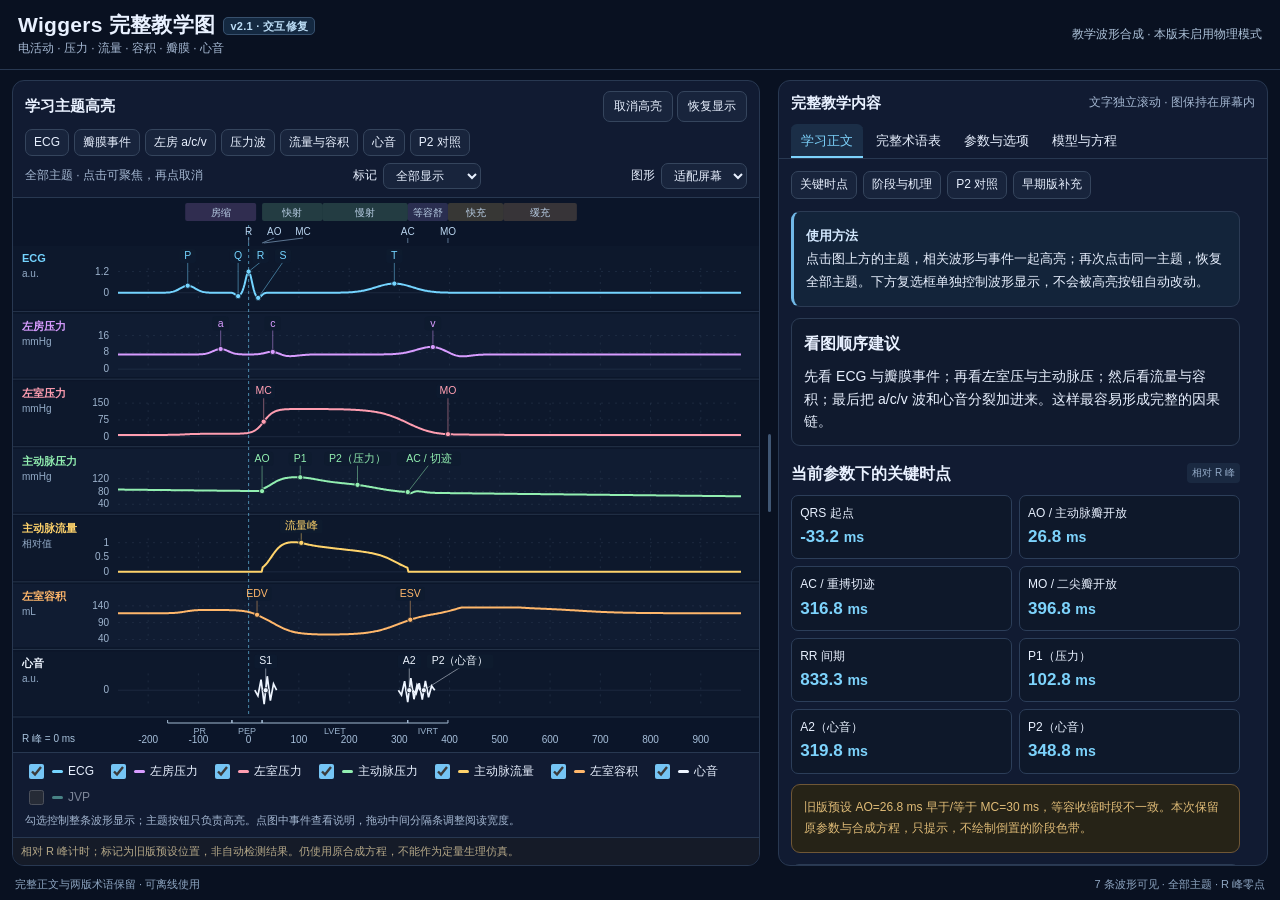
<file: legacy/wiggers_complete_teaching_guide_v2_1_fixed.html>
<!DOCTYPE html>
<html lang="zh-CN">
<head>
<meta charset="utf-8"><meta name="viewport" content="width=device-width, initial-scale=1">
<title>Wiggers 完整教学图 · v2.1 修复版</title>
<style>
:root{color-scheme:dark;--bg:#091121;--panel:#111b32;--line:#283851;--muted:#a4b7d1;--text:#e9f1ff;--accent:#7dd3fc;--ecg:#74d4ff;--lap:#d89cff;--lvp:#ff9eb1;--aop:#92efb1;--flow:#ffd36b;--vol:#ffb76b;--jvp:#7fe8d7;--side:39%}
*{box-sizing:border-box}body{margin:0;background:var(--bg);color:var(--text);font:14px/1.6 -apple-system,BlinkMacSystemFont,"Segoe UI","Microsoft YaHei",sans-serif;height:100vh;height:100dvh;display:flex;flex-direction:column;overflow:hidden}button,input,select{font:inherit}button,select{color:var(--text);background:#18243c;border:1px solid #35455d;border-radius:7px}button{cursor:pointer;padding:5px 10px}button:hover{border-color:#7ea3c2;background:#20324e}button:focus-visible,input:focus-visible,select:focus-visible{outline:2px solid var(--accent);outline-offset:3px}button[aria-pressed=true]{background:#173d56;border-color:#76c8f5;color:#d9f3ff}input[type=checkbox],input[type=range]{accent-color:#75c5f5}input[type=checkbox]{width:15px;height:15px;cursor:pointer}select{padding:4px 8px}header{display:flex;justify-content:space-between;align-items:center;padding:10px 18px;border-bottom:1px solid var(--line);gap:16px;flex-shrink:0}h1{font-size:21px;letter-spacing:.3px;margin:0;line-height:1.4}h2{font-size:16px;margin:0 0 9px}h3{font-size:14px;margin:0 0 6px}p{margin:5px 0 10px}.muted,.small{color:var(--muted);font-size:12px}.version{font-size:11px;color:#bcddf6;border:1px solid #37506d;background:#142941;border-radius:5px;padding:2px 6px;vertical-align:middle;margin-left:8px}.mode{white-space:nowrap;font-size:12px;color:#adc2d9}main{display:grid;grid-template-columns:minmax(0,1fr) 8px minmax(350px,var(--side));flex:1;min-height:0;padding:10px 12px;gap:5px}.panel{background:var(--panel);border:1px solid var(--line);border-radius:12px;min-height:0;overflow:hidden}.chart-panel{display:flex;flex-direction:column}.chart-toolbar{padding:10px 12px 8px;border-bottom:1px solid var(--line);flex-shrink:0}.toolbar-top{display:flex;align-items:center;justify-content:space-between;gap:6px;margin-bottom:7px}.toolbar-top h2{margin:0;font-size:15px}.compact{font-size:12px}.topics{display:flex;gap:5px;flex-wrap:wrap}.topics button{font-size:12px;padding:3px 8px}.topic-bar{display:flex;justify-content:space-between;align-items:center;gap:8px;flex-wrap:wrap;margin-top:7px}.topic-bar label{font-size:12px;display:flex;align-items:center;gap:6px}.plot-scroll{flex:1;min-height:0;overflow:auto;position:relative;background:#0b1529}.plot-scroll svg{display:block;width:100%;touch-action:pan-x pan-y}.plot-footer{padding:8px 12px;border-top:1px solid var(--line);flex-shrink:0}.curve-controls{display:flex;gap:5px 13px;flex-wrap:wrap;align-items:center}.curve-controls label{display:flex;align-items:center;gap:5px;font-size:12px;cursor:pointer;white-space:nowrap}.curve-controls label[data-off=true]{opacity:.5}.sw{display:inline-block;width:11px;height:3px;border-radius:3px;background:var(--c)}.plot-caption{font-size:11px;color:var(--muted);margin-top:5px;line-height:1.4}.splitter{cursor:col-resize;position:relative;align-self:stretch;border-radius:5px;touch-action:none}.splitter::after{content:"";position:absolute;top:45%;bottom:45%;width:3px;left:3px;background:#405774;border-radius:3px}.splitter:hover,.splitter:focus-visible{background:#243751}.reading-panel{display:flex;flex-direction:column}.reading-top{border-bottom:1px solid var(--line);padding:10px 12px 0;flex-shrink:0}.reading-title{display:flex;align-items:center;justify-content:space-between;gap:8px;margin-bottom:9px}.reading-title h2{margin:0;font-size:15px}.tabs{display:flex;gap:3px;overflow-x:auto}.tabs button{border:0;border-radius:6px 6px 0 0;padding:7px 10px;white-space:nowrap;background:transparent;font-size:13px}.tabs button[aria-selected=true]{color:var(--accent);background:#1b2e47;box-shadow:inset 0 -2px 0 var(--accent)}.reader{min-height:0;overflow-y:auto;overflow-x:hidden;overscroll-behavior:contain;flex:1;scrollbar-gutter:stable;padding:12px}.tab-content[hidden]{display:none!important}.block,.note,.card{padding:12px;border:1px solid #2b3b54;border-radius:9px;background:#101a2e;margin-bottom:11px;overflow-wrap:anywhere}.block:last-child{margin-bottom:0}.note{font-size:13px;line-height:1.8}.note> b:first-child{color:#d4e9ff}.small{line-height:1.6}.highlight,.em{color:#8fe1ff}.mini-nav{display:flex;gap:6px;flex-wrap:wrap;margin-bottom:12px}.mini-nav button{font-size:12px;padding:3px 8px}.overview-grid{display:grid;grid-template-columns:1fr 1fr;gap:7px}.metric{border:1px solid #2c3e59;border-radius:7px;padding:8px;background:#0e182a;font-size:12px}.metric strong{display:block;color:var(--accent);font-size:17px}.source{font-size:10px;color:#93aac7;background:#1a2941;border-radius:4px;padding:2px 5px;white-space:nowrap}.content-title{display:flex;align-items:center;justify-content:space-between;margin:15px 0 9px;gap:8px}.content-title h2{margin:0}details{margin:10px 0;border:1px solid #2b3b54;border-radius:8px;background:#101a2e}summary{padding:10px 12px;font-size:13px;cursor:pointer;color:#d4e7ff}details>.inner{padding:0 10px 10px}.topic-card{border-left:3px solid #71b9e8;background:#13243a}.topic-card .hint{font-size:12px;color:#90b1cd;margin-top:8px}.quick-events{display:flex;flex-wrap:wrap;gap:6px}.quick-events button{font-size:12px}.param-grid{display:grid;grid-template-columns:1fr 1fr;gap:12px}.control{border:1px solid #2b3b54;border-radius:8px;padding:9px}.control label{display:flex;align-items:center;justify-content:space-between;font-size:12px;gap:5px}.control label span:last-child{color:#a5dffe;white-space:nowrap}.control input{width:100%;margin:9px 0 4px}.check{display:flex;align-items:flex-start;gap:8px;padding:7px 0;font-size:13px}.check input{margin-top:4px;flex-shrink:0}.equation,pre{white-space:pre-wrap;background:#0a1324;border:1px solid #2b3b54;border-radius:7px;padding:10px;font:12px/1.7 ui-monospace,Consolas,monospace;color:#c7e2f6;overflow-wrap:anywhere}.warning{color:#dfbb77;border-color:#6f5736;background:#262317;font-size:12px}.searchbar{display:flex;flex-wrap:wrap;gap:6px;margin-bottom:10px;align-items:center}.searchbar input{min-width:80px;flex:1;color:var(--text);background:#0d1728;border:1px solid #394c67;border-radius:6px;padding:7px 9px}.searchbar select{font-size:12px;max-width:100%}.term-card{padding:10px 11px;border:1px solid #2a3b55;background:#0e192c;border-radius:8px;margin-bottom:8px}.term-card h3{display:flex;align-items:center;justify-content:space-between;gap:7px}.term-card h3 button{padding:1px 4px;background:none;border-color:transparent;text-align:left;color:#bce6ff}.term-card dl{display:grid;grid-template-columns:65px 1fr;gap:4px 8px;margin:5px 0 0;font-size:12px}.term-card dt{color:#99b0cd}.term-card dd{margin:0;color:#e1ebfa}.table-scroll{overflow:auto}.terms-table{min-width:730px}table{width:100%;border-collapse:collapse;font-size:12px}th,td{text-align:left;vertical-align:top;border-bottom:1px solid #2d3d56;padding:8px 7px}th{color:#bcd1eb;background:#14233a;position:sticky;top:0}.summary-table td:nth-child(2){white-space:nowrap}.summary-table{overflow:auto}.teaching-note{font-size:11px;color:#b5a888;padding:5px 8px;border-top:1px solid var(--line);background:#151b28}.sr-only{position:absolute;width:1px;height:1px;overflow:hidden;clip:rect(0,0,0,0)}footer{font-size:11px;color:#8fa7c3;padding:0 15px 6px;display:flex;justify-content:space-between;gap:8px}.tooltip{position:fixed;pointer-events:none;z-index:9;max-width:300px;background:#11243e;border:1px solid #547391;color:#e9f4ff;border-radius:8px;padding:8px 11px;font-size:12px;box-shadow:0 5px 20px #0008}.chart-event,.phase-band{cursor:pointer}svg text{font-family:-apple-system,BlinkMacSystemFont,"Segoe UI","Microsoft YaHei",sans-serif}.empty{padding:30px;color:var(--muted)}
@media(min-width:961px) and (max-height:850px){.plot-caption{display:none}.chart-toolbar{padding:8px 12px 6px}.teaching-note{font-size:10px;padding:4px 7px}.plot-footer{padding:7px 10px}}
@media(max-width:960px){header{padding:8px 12px}h1{font-size:17px}.mode{display:none}main{grid-template-columns:minmax(0,1fr);grid-template-rows:minmax(245px,52%) minmax(0,1fr);gap:9px;padding:7px}.splitter{display:none}.chart-toolbar{padding:6px 10px}.toolbar-top{margin-bottom:4px}.topics button{padding:1px 6px;font-size:11px}.topic-bar{margin-top:4px}.plot-footer{padding:4px 8px}.plot-caption{display:none}.curve-controls{gap:1px 8px}.curve-controls label{font-size:11px}.reading-top{padding:7px 10px 0}.reading-title{display:none}.tabs button{padding:5px 10px}.reader{padding:10px}footer{display:none}.teaching-note{font-size:10px;padding:3px 7px}.param-grid{grid-template-columns:1fr 1fr}}
@media(max-width:550px){.toolbar-top h2{font-size:12px}.toolbar-top button{font-size:11px;padding:3px 5px}.topic-bar .small{display:none}.topic-bar select{font-size:11px;padding:1px 4px}.topic-bar label{font-size:11px}.reading-top{padding-top:4px}.tabs button{font-size:12px}.version{font-size:9px}.overview-grid{grid-template-columns:1fr 1fr}.param-grid{grid-template-columns:1fr}.topics{gap:3px}main{grid-template-rows:minmax(250px,51%) minmax(0,1fr)}}
</style>
</head>
<body>
<header><div><h1>Wiggers 完整教学图<span class="version">v2.1 · 交互修复</span></h1><div class="small">电活动 · 压力 · 流量 · 容积 · 瓣膜 · 心音</div></div><div class="mode">教学波形合成 · 本版未启用物理模式</div></header>
<main id="workspace">
<section class="panel chart-panel" aria-label="同步波形和显示控制">
 <div class="chart-toolbar">
  <div class="toolbar-top"><h2>学习主题高亮</h2><div><button id="clearHighlight" class="compact" type="button">取消高亮</button> <button id="restoreView" class="compact" type="button">恢复显示</button></div></div>
  <div id="topicBtns" class="topics" role="group" aria-label="点击主题高亮，再点一次取消"></div>
  <div class="topic-bar"><span class="small" id="selectionStatus">全部主题 · 点击可聚焦，再点取消</span><label>标记<select id="annotationMode"><option value="all">全部显示</option><option value="focus">仅当前主题</option><option value="none">全部隐藏</option></select></label><label>图形<select id="chartSize"><option value="fit">适配屏幕</option><option value="large">放大查看</option></select></label></div>
 </div>
 <div id="plotScroll" class="plot-scroll"><svg id="chart" role="img" aria-label="共用时间轴的分轨 Wiggers 教学波形"></svg></div>
 <div class="plot-footer"><div class="curve-controls" id="curveControls" role="group" aria-label="波形显示和隐藏"></div><div class="plot-caption">勾选控制整条波形显示；主题按钮只负责高亮。点图中事件查看说明，拖动中间分隔条调整阅读宽度。</div></div>
 <div class="teaching-note">相对 R 峰计时；标记为旧版预设位置，非自动检测结果。仍使用原合成方程，不能作为定量生理仿真。</div>
</section>
<div id="splitter" class="splitter" role="separator" aria-label="调整图与文字区宽度" aria-orientation="vertical" tabindex="0" aria-valuemin="25" aria-valuemax="65" aria-valuenow="39"></div>
<aside class="panel reading-panel" aria-label="完整教学内容">
 <div class="reading-top"><div class="reading-title"><h2>完整教学内容</h2><span class="small">文字独立滚动 · 图保持在屏幕内</span></div><nav class="tabs" role="tablist"><button id="tab-learn" data-tab="learn" role="tab" aria-selected="true" aria-controls="pane-learn">学习正文</button><button id="tab-terms" data-tab="terms" role="tab" aria-selected="false" aria-controls="pane-terms">完整术语表</button><button id="tab-params" data-tab="params" role="tab" aria-selected="false" aria-controls="pane-params">参数与选项</button><button id="tab-model" data-tab="model" role="tab" aria-selected="false" aria-controls="pane-model">模型与方程</button></nav></div>
 <div class="reader" id="reader">
  <section class="tab-content" id="pane-learn" role="tabpanel" aria-labelledby="tab-learn">
   <div class="mini-nav"><button data-anchor="section-times">关键时点</button><button data-anchor="section-phases">阶段与机理</button><button data-anchor="section-p2">P2 对照</button><button data-anchor="section-early">早期版补充</button></div>
   <div class="note topic-card" id="topicExplain"></div>
   <div class="block"><h2>看图顺序建议</h2><div id="studyOrder" class="note-text"></div></div>
   <div class="content-title" id="section-times"><h2>当前参数下的关键时点</h2><span class="source">相对 R 峰</span></div>
   <div class="overview-grid" id="coreMetrics"></div><div class="note warning" id="timingWarning" style="margin-top:10px"></div>
   <details><summary>展开早期版完整时点表（10 项）</summary><div class="inner summary-table" id="summary"></div></details>
   <div class="content-title" id="section-phases"><h2>阶段与物理过程</h2><span class="source">Wiggers 原版完整正文</span></div><div id="phaseExplain"></div>
   <div class="content-title" id="section-p2"><h2>两个 P2 的区别</h2><span class="source">原版解释</span></div><div class="note" id="p2Compare"></div><div class="note" id="p2CheckExplain"></div><div class="note" id="p2Long"></div>
   <div class="content-title" id="section-early"><h2>完整物理过程：从电到机械</h2><span class="source">早期教学版完整正文</span></div><div id="phaseEarly"></div>
   <div class="block"><h2>常见术语速览</h2><div class="quick-events" id="earlyEvents"></div><div class="small" id="earlyEventExplain" style="margin-top:8px">点击术语可在图上定位，并显示其原版解释。</div></div>
   <details><summary>教学页概述（原版）</summary><div class="inner" id="originalIntro"></div></details>
  </section>
  <section class="tab-content" id="pane-terms" role="tabpanel" aria-labelledby="tab-terms" hidden>
   <div class="block"><h2>术语、时序、解释与物理过程总表</h2><div class="small">恢复 Wiggers 原版 24 条及早期教学版 21 条。两版各自的说明均保留；可按来源筛选。</div></div>
   <div class="searchbar"><input type="search" id="termSearch" placeholder="搜索：P2、PEP、射血…" aria-label="搜索术语"><select id="termSource" aria-label="术语来源"><option value="all">两版全部</option><option value="main">Wiggers 原版</option><option value="early">早期教学版</option></select><button id="termFormat" class="compact" aria-pressed="false">切换为表格</button></div>
   <div id="termCount" class="small" style="margin-bottom:8px"></div><div id="termList"></div>
  </section>
  <section class="tab-content" id="pane-params" role="tabpanel" aria-labelledby="tab-params" hidden>
   <div class="block"><h2>交互参数</h2><div class="small">保留原版所有参数及其解释。高亮、标记隐藏和波形显示不会改动这些数值。</div></div>
   <div class="param-grid" id="params"></div>
   <div class="block" style="margin-top:12px"><h2>原版教学选项</h2><label class="check"><input type="checkbox" id="showPressP2" checked><span>增强主动脉压力波 P2 / augmentation peak<br><span class="small">这是原版形态选项，会改变合成主动脉曲线；不是单纯隐藏文字标记。</span></span></label><label class="check"><input type="checkbox" id="showS2Split" checked><span>显示第二心音分裂 A2 / P2<br><span class="small">只影响心音轨的肺动脉瓣成分，不控制压力波 P2。</span></span></label><label class="check"><input type="checkbox" id="showJVP"><span>附加显示 JVP a/c/v 波<br><span class="small">与下方图例的 JVP 显示状态同步。</span></span></label></div>
   <div class="note"><b>三个控制互不代替</b><br>主题按钮：高亮相关波形、事件和标记，再次点击取消。<br>“标记”选项：控制文字、圆点、引线和事件参考线。<br>下方图例复选框：显示或隐藏整条波形及其局部标记。<br>“恢复显示”：恢复常规七条波形、全部标记并取消高亮；不重置生理参数或 P2 形态选项。</div>
  </section>
  <section class="tab-content" id="pane-model" role="tabpanel" aria-labelledby="tab-model" hidden>
   <div class="note warning"><b>本次范围：界面修复，模型未升级</b><br>以下保留此前模型说明。后台仍沿用 v2 的 Gaussian / sigmoid 合成方程；本次没有联立求解压力、容积、流量，也没有启用物理模式。旧版事件时间是预设的，不保证与合成曲线的极值、拐点或物理阈值一致。</div>
   <div id="modelCurrent"></div><div id="modelFuture"></div>
   <div class="note"><b>时序数据检查</b><br><span id="modelTimingCheck"></span><br>本次保留原数值，只对不一致的位置提示，不把无效时段绘成正常阶段。</div>
   <div class="note"><b>实际使用的基本函数</b><pre>G(t; A, μ, σ) = A · exp(−(t−μ)² / (2σ²))
S(x) = 1 / (1 + exp(−x))
ECG(t) = GP(t) − GQ(t) + GR(t) − GS(t) + GT(t)

P_Ao(t) = 基线 + 射血过渡 + P1 高斯项
        + 可选 P2 高斯项 + 切迹与回弹项</pre>具体实现保存在本 HTML 的 computeModel() 内。波形值与显示坐标分离，改变布局或高亮不会修改波形值。</div>
  </section>
 </div>
</aside>
</main>
<footer><span>完整正文与两版术语保留 · 可离线使用</span><span id="footerStatus">界面修复版 / 原合成模型</span></footer>
<div class="tooltip" id="tooltip" hidden></div><div id="liveStatus" class="sr-only" aria-live="polite"></div>
<script>
const CONTENT = {"intro": "\n    这是在你前一版基础上的进一步扩展版。它把一个心动周期中最常见的几类信息同步放到一起：<b>ECG、左房压力（a/c/v 波）、左心室压力、主动脉根部压力、主动脉流量、左心室容积、心音，以及阶段划分</b>。目的是帮助你把“电活动、瓣膜事件、压力、流量、容积、心音、反射波”统一到一张时间图里理解。<b>统一仍以 R 波峰为 0 ms</b>。\n  ", "phaseW": "<div class=\"note\"><b>1. 心房收缩（P 波之后）</b><br>心房去极后发生机械收缩，推动最后一部分血液进入左室，左房压形成 <b>a 波</b>，左室容积轻度升高，形成舒张末充盈。</div>\n    <div class=\"note\" style=\"margin-top:10px;\"><b>2. QRS → 二尖瓣关闭 → 等容收缩</b><br>心室去极后，左室开始发力，左室压迅速上升。左室压一旦高于左房压，二尖瓣关闭（MC），出现 S1。此时主动脉瓣尚未打开，室内容积不变，所以称“等容收缩”。左房压此时可见 <b>c 波</b>。</div>\n    <div class=\"note\" style=\"margin-top:10px;\"><b>3. 主动脉瓣开放 → 射血期</b><br>左室压超过主动脉压后，主动脉瓣开放（AO），血液射入主动脉。主动脉流量迅速升高，左室容积下降，主动脉压上升并形成收缩峰。早期常见 P1；若反射波提前返回或血管较硬，晚收缩可能出现压力波 P2。</div>\n    <div class=\"note\" style=\"margin-top:10px;\"><b>4. 主动脉瓣关闭 → 重搏切迹 → 等容舒张</b><br>左室收缩衰减，室压低于主动脉压，主动脉瓣关闭（AC），在主动脉压曲线上形成重搏切迹。其附近对应第二心音中的 A2。随后两瓣都关闭，左室压迅速下降但容积不变，进入等容舒张期。</div>\n    <div class=\"note\" style=\"margin-top:10px;\"><b>5. 二尖瓣开放 → 快速充盈 → 舒张中期</b><br>当左室压低于左房压，二尖瓣开放（MO），左房血快速流入左室，左室容积明显回升，左房压中的 <b>v 波</b> 在开瓣后释放并下降。随后进入舒张中期（diastasis），充盈放慢。</div>\n    <div class=\"note\" style=\"margin-top:10px;\"><b>6. T 波与舒张开始</b><br>T 波反映心室复极。电学复极并不等于机械舒张瞬时开始，但它通常处在收缩末到舒张早期的关键过渡时段，是联系电与机械的重要标志。</div>", "phaseA": "<div class=\"note\"><b>1. 心房去极与心房收缩（P 波附近）</b><br>窦房结激动后，心房肌去极形成 P 波。机械上，心房收缩略滞后于电活动，推动血液从左房进入左室，形成舒张末期“最后一脚”充盈，左室容积轻度上升，左室压也可有轻微抬升。</div>\n    <div class=\"note\" style=\"margin-top:10px;\"><b>2. 心室去极（QRS）→ 等容收缩期</b><br>QRS 代表心室快速去极。去极后心肌开始收缩，但主动脉瓣尚未打开；先是左室压快速上升，超过左房压后二尖瓣关闭，出现 S1。此时二尖瓣和主动脉瓣都关闭，容积不变，所以叫“等容收缩”。</div>\n    <div class=\"note\" style=\"margin-top:10px;\"><b>3. 主动脉瓣开放 → 射血期</b><br>当左室压超过主动脉压，主动脉瓣开放，血液被射入主动脉根部。主动脉压迅速上升。早期射血量大、流速高，形成压力的快速上升段及常见的第一个收缩峰 P1。之后血流减速、反射波回传、血管顺应性共同塑造晚收缩形态，有时出现第二收缩峰 P2。</div>\n    <div class=\"note\" style=\"margin-top:10px;\"><b>4. 主动脉瓣关闭 → 重搏切迹 → 等容舒张</b><br>随着左室收缩衰减，室压低于主动脉压，主动脉瓣关闭。关闭瞬间，主动脉根部压力曲线常出现一个小切迹（重搏切迹、incisura），之后可见轻度回弹形成重搏波。此时进入等容舒张：两瓣膜关闭，左室压快速下降，容积暂时不变，对应 S2。</div>\n    <div class=\"note\" style=\"margin-top:10px;\"><b>5. 二尖瓣开放 → 快速充盈 → 舒张中期</b><br>当左室压低于左房压，二尖瓣开放，左室快速充盈，容积明显上升。之后随着房室压差减小，进入舒张中期（diastasis），充盈速度放慢。若心率加快，这一段通常最先被压缩缩短。</div>\n    <div class=\"note\" style=\"margin-top:10px;\"><b>6. T 波的意义</b><br>T 波是心室复极，说明电学上心室开始恢复。它与机械舒张并非完全同步，但通常出现在射血后半段到舒张早期附近，因此常把它看作收缩接近结束、舒张将开始的电学标志。</div>", "p2Long": "\n<b>关于你问的 P2：</b><br/>\n          在很多教学图里，<span class=\"em\">P2</span> 并不总是明显。因为它常来自 <b>晚收缩期压力增高</b>，成因包括：① 外周反射波回传；② 主动脉和大动脉顺应性变化；③ 左室晚期射血/减速特征。年轻、血管顺应性好的人，波反射较弱，可能只见一个圆钝的收缩峰，P2 很不突出；而在年龄增大、外周阻力升高、动脉僵硬、反射波提前回来的情况下，P2 会更明显。\n        ", "studyOrder": "先看 ECG 与瓣膜事件；再看左室压与主动脉压；然后看流量与容积；最后把 a/c/v 波和心音分裂加进来。这样最容易形成完整的因果链。", "controls": ["<div class=\"control\">\n<label><span>心率 HR</span><span id=\"hrVal\"></span></label>\n<input id=\"hr\" max=\"120\" min=\"45\" type=\"range\" value=\"72\"/>\n<div class=\"small\">决定 RR 间期。心率增快时，舒张中期（diastasis）最先被压缩。</div>\n</div>", "<div class=\"control\">\n<label><span>PR 间期</span><span id=\"prVal\"></span></label>\n<input id=\"pr\" max=\"240\" min=\"100\" type=\"range\" value=\"160\"/>\n<div class=\"small\">从心房去极开始到心室去极开始，反映房室传导时间。</div>\n</div>", "<div class=\"control\">\n<label><span>QRS 时限</span><span id=\"qrsVal\"></span></label>\n<input id=\"qrs\" max=\"160\" min=\"70\" type=\"range\" value=\"95\"/>\n<div class=\"small\">心室快速去极时长。</div>\n</div>", "<div class=\"control\">\n<label><span>射血前期 PEP</span><span id=\"pepVal\"></span></label>\n<input id=\"pep\" max=\"120\" min=\"40\" type=\"range\" value=\"60\"/>\n<div class=\"small\">从 QRS 起点到主动脉瓣开放，包含电-机械延迟与等容收缩期。</div>\n</div>", "<div class=\"control\">\n<label><span>左室射血时间 LVET</span><span id=\"lvetVal\"></span></label>\n<input id=\"lvet\" max=\"360\" min=\"180\" type=\"range\" value=\"290\"/>\n<div class=\"small\">从主动脉瓣开放到关闭。</div>\n</div>", "<div class=\"control\">\n<label><span>等容舒张期 IVRT</span><span id=\"ivrtVal\"></span></label>\n<input id=\"ivrt\" max=\"140\" min=\"40\" type=\"range\" value=\"80\"/>\n<div class=\"small\">从主动脉瓣关闭到二尖瓣开放。</div>\n</div>"], "p2CheckExplain": "\n      注意：这里故意把两个容易混淆的 “P2” 都放进来：<br/>\n      ① <b>主动脉压力波形 P2</b> = 第二收缩峰 / 增强峰；<br/>\n      ② <b>S2 的 P2</b> = 肺动脉瓣关闭音，是第二心音分裂中的肺动脉瓣成分。<br/>\n      它们不是一回事。\n    ", "modelCurrent": "<div class=\"block\">\n<h2>关于后台波形方程</h2>\n<div class=\"note\">\n        当前页面使用的是 <b>简化数学波形模拟</b>，不是严格求解完整血流动力学偏微分方程，也不是完整的 lumped-parameter 生理仿真器。核心思路是：\n      </div>\n<div class=\"equation\" style=\"margin-top:8px;\">\nECG ≈ 多个 Gaussian 波包叠加（P / Q / R / S / T）\n\npressure / volume / flow ≈ logistic(sigmoid) 过渡 + Gaussian 局部峰/切迹\n\n例如：\nAoP(t) = baseline_runoff(t)\n       + early_ejection_rise(t)\n       + P1_gaussian(t)\n       + optional_P2_gaussian(t)\n       + incisura(t)\n       + dicrotic_rebound(t)\n      </div>\n<div class=\"note\" style=\"margin-top:8px;\">\n        也就是说，这一版的目标是 <b>教学可视化与时序关系清晰</b>，不是精确到病人生理参数反演的物理仿真。\n      </div>\n</div>", "modelFuture": "<div class=\"block\">\n<h2>进一步说明：如果改成更“物理”的模型，可以怎么做？</h2>\n<div class=\"tabs\">\n<span class=\"tab\">time-varying elastance</span>\n<span class=\"tab\">valve state logic</span>\n<span class=\"tab\">Windkessel arterial model</span>\n<span class=\"tab\">atrial / ventricular compliance</span>\n<span class=\"tab\">flow continuity</span>\n</div>\n<div class=\"note\" style=\"margin-top:10px;\">\n      更物理一点的版本，通常会这样建模：左室用 <b>时变弹性模型 E(t)</b>，令 <b>P_lv(t)=E(t)·(V_lv(t)-V0)</b>；瓣膜用“开/关状态逻辑”，当压差跨过阈值时决定是否开放；主动脉与外周血管可用 <b>2 元或 3 元 Windkessel 模型</b> 表达压力-流量-阻力-顺应性关系。这样会更接近真实生理，也更适合做设备算法验证，但页面实现和参数管理会复杂得多。\n      </div>\n</div>"};
const TOPICS = [
  {id:'ecg', label:'ECG：P / QRS / T', desc:'看电活动的起点。P 波代表心房去极，QRS 代表心室快速去极，T 波代表心室复极。后续所有机械事件都要理解为“稍微滞后于电活动”。'},
  {id:'valves', label:'瓣膜事件：MC / AO / AC / MO', desc:'看机械开关。MC=二尖瓣关闭，AO=主动脉瓣开放，AC=主动脉瓣关闭，MO=二尖瓣开放。一个心动周期最重要的四个门槛点。'},
  {id:'lap', label:'左房压：a / c / v 波', desc:'a 波来自心房收缩；c 波多与二尖瓣关闭后向左房侧鼓起及等容收缩期相关；v 波是心室收缩期间左房持续充盈形成的峰。'},
  {id:'press', label:'压力波：左室压与主动脉压', desc:'左室压先升高，超过主动脉压后开始射血。主动脉压在主动脉瓣关闭处形成重搏切迹。收缩期可有 P1/P2 形态变化。'},
  {id:'flow', label:'流量与容积', desc:'主动脉流量在主动脉瓣开放后迅速上升，再逐渐下降。左室容积在射血期下降，在舒张充盈期回升。'},
  {id:'sounds', label:'心音：S1 / S2 / A2 / P2', desc:'S1 主要对应房室瓣关闭。S2 主要对应半月瓣关闭，其中 A2 来自主动脉瓣，P2 来自肺动脉瓣。分裂是心音概念。'},
  {id:'p2', label:'两个 P2 的区别', desc:'主动脉压力波 P2 = 第二收缩峰/增强峰；心音 P2 = 第二心音的肺动脉瓣成分。它们时相接近收缩末，但含义完全不同。'}
];
const EARLY_EVENTS = [
  {id:'P', label:'P 波', tip:'心房去极，随后引发心房收缩'},
  {id:'QRS', label:'QRS', tip:'心室快速去极；R 波为本图零点'},
  {id:'T', label:'T 波', tip:'心室复极，机械舒张开始占主导'},
  {id:'MC', label:'二尖瓣关闭', tip:'左室压超过左房压，S1 产生'},
  {id:'AO', label:'主动脉瓣开放', tip:'左室压超过主动脉压，开始射血'},
  {id:'P1', label:'P1', tip:'第一收缩峰，常更接近早期射血峰'},
  {id:'P2', label:'P2', tip:'第二收缩峰/晚收缩峰，可能不明显'},
  {id:'INC', label:'重搏切迹', tip:'主动脉瓣关闭后压力短暂切迹'},
  {id:'MO', label:'二尖瓣开放', tip:'左室压低于左房压，开始充盈'},
  {id:'AS', label:'心房收缩', tip:'舒张末期“补一脚”充盈'}
];
function restoredRows(d){
 const {qrsOn,qTime,sTime,pPeak,pStart,tPeak,tEnd,mc,ao,ac,mo,RR,atrialStart,atrialEnd,p1,p2,a2,s2p2,rapidFillEnd,diastasisEnd,showPressP2,showS2Split}=d;
 const aoOpen=ao,notch=ac,showP2=showPressP2,diaMin=ao-15,dpdtAo=ao+55;
 const main = [
    ['ECG','P 波',`${Math.round(pPeak)} ms 左右`,'心房去极','心房激动后引起心房收缩，为舒张末充盈做准备。'],
    ['ECG','PR 间期',`${Math.round(pStart)} ~ ${Math.round(qrsOn)} ms`,'房室传导时间','包含房内传导、AV 结延迟和希浦系统传导。'],
    ['ECG','QRS',`${Math.round(qrsOn)} ~ ${Math.round(sTime)} ms`,'心室快速去极','机械收缩紧随其后，但略有延迟。'],
    ['ECG','T 波',`${Math.round(tPeak)} ms 左右`,'心室复极','是收缩末-舒张早期的重要电学标志。'],
    ['瓣膜','MC（二尖瓣关闭）',`${mc} ms`,'S1 主要对应事件','左室压超过左房压，房室瓣关闭，进入等容收缩。'],
    ['瓣膜','AO（主动脉瓣开放）',`${Math.round(ao)} ms`,'射血开始','左室压超过主动脉压，开始前向射血。'],
    ['瓣膜','AC（主动脉瓣关闭）',`${Math.round(ac)} ms`,'对应重搏切迹与 A2','左室压低于主动脉压，半月瓣关闭。'],
    ['瓣膜','MO（二尖瓣开放）',`${Math.round(mo)} ms`,'充盈开始','左室压低于左房压，开始快速充盈。'],
    ['左房压','a 波',`${Math.round((atrialStart+atrialEnd)/2)} ms 左右`,'心房收缩波','心房主动收缩导致左房压短暂升高。'],
    ['左房压','c 波',`${Math.round(mc+18)} ms 左右`,'等容收缩早期小波','可理解为房室瓣关闭后向房侧轻度鼓起/相关压力影响。'],
    ['左房压','v 波',`${Math.round(mo-28)} ms 左右`,'房室瓣关闭期间左房充盈波','心室收缩时肺静脉回流继续进入左房，左房压逐渐升高。'],
    ['压力','左室压',`QRS 后迅速上升`,'机械收缩直接指标','等容收缩期快速上升，射血后下降。'],
    ['压力','主动脉压',`AO 后上升，AC 处切迹`,'后负荷与射血结果的体现','由前向射血与血管系统特性共同塑形。'],
    ['压力','P1',`${Math.round(p1)} ms`,'第一收缩峰','更接近早期射血主峰。'],
    ['压力','压力波 P2',showPressP2?`${Math.round(p2)} ms`:'常可不明显','第二收缩峰 / augmentation peak','与晚收缩增强、反射波提前、动脉僵硬度增加等相关。'],
    ['压力','重搏切迹',`${Math.round(ac)} ms`,'瓣膜关闭切迹','主动脉瓣关闭及局部流体力学回弹所致。'],
    ['流量','主动脉流量峰',`${Math.round(ao+78)} ms`,'射血流量最大点','流量先升后降，通常略早于压力晚期形态变化。'],
    ['容积','EDV',`${Math.round(ao-10)} ms 左右`,'舒张末容积','射血前左室容积最大。'],
    ['容积','ESV',`${Math.round(ac+5)} ms 左右`,'收缩末容积','射血结束后左室剩余容积。'],
    ['心音','S1',`${Math.round(mc+4)} ms`,'第一心音','主要由房室瓣关闭和周围结构振动产生。'],
    ['心音','S2',`${Math.round(a2)} ms 左右`,'第二心音','主要由半月瓣关闭产生，包含 A2 和 P2 成分。'],
    ['心音','A2',`${Math.round(a2)} ms`,'主动脉瓣关闭音','通常比肺动脉瓣关闭音稍早。'],
    ['心音','P2（心音）',showS2Split?`${Math.round(s2p2)} ms`:'可隐藏','肺动脉瓣关闭音','是 S2 的肺动脉瓣成分，不是压力波 P2。'],
    ['静脉脉搏','JVP a/c/v（可选）',`与心房机械事件近似同步`,'右心侧静脉脉搏教学对应','帮助类比理解心房活动、三尖瓣影响与静脉回流时相。']
  ];
 const early = [
    ['ECG','P 波',`${Math.round(pPeak)} ms 左右`,'心房去极','激动自窦房结传播至心房，随后出现心房机械收缩，舒张末充盈增强。'],
    ['ECG','PR 间期',`${Math.round(pStart)} ~ ${Math.round(qrsOn)} ms`,'房室传导时间','包含房内传导、AV 结延迟、His-Purkinje 传导。AV 结延迟保证心房先完成充盈。'],
    ['ECG','Q 波',`${Math.round(qTime)} ms`,'室间隔早期去极的一部分','为 QRS 复合体最早负向偏转之一。'],
    ['ECG','R 波','0 ms','室去极主峰、统一零点','最常用的时间基准，因为识别稳定、峰值明显。'],
    ['ECG','S 波',`${Math.round(sTime)} ms`,'室去极末段的一部分','QRS 结束后心室大部已完成去极，机械收缩继续发展。'],
    ['ECG','T 波',`${Math.round(tPeak)} ms 左右`,'心室复极','心肌复极并开始进入机械舒张占主导的阶段。'],
    ['机械','心房收缩',`${Math.round((atrialStart+atrialEnd)/2)} ms 左右`,'舒张末辅助充盈','左房压略升，左室容积和压力轻度上升，形成“atrial kick”。'],
    ['机械','等容收缩期 IVCT',`${mc} ~ ${Math.round(aoOpen)} ms`,'瓣膜全闭但室压快速升高','二尖瓣已关、主动脉瓣未开，容积不变，压力快速爬升。'],
    ['机械','射血前期 PEP',`${Math.round(qrsOn)} ~ ${Math.round(aoOpen)} ms`,'从 QRS 起点到主动脉瓣开放','包含电-机械延迟与等容收缩，是评价收缩性能的常用时段。'],
    ['机械','快速射血期',`${Math.round(aoOpen)} ~ ${Math.round(aoOpen+120)} ms`,'早期高流速射血','主动脉压快速升高，流速和加速度较高，常形成 P1。'],
    ['机械','减速射血期',`${Math.round(aoOpen+120)} ~ ${Math.round(notch)} ms`,'晚期射血','左室仍在排血，但流速下降；P2 若存在常出现在这一带。'],
    ['压力','舒张压最低点',`${Math.round(diaMin)} ms 左右`,'射血前后主动脉压低谷','反映舒张期 runoff 后的最低压力水平，接近新一轮射血开始。'],
    ['压力','P1',`${Math.round(p1)} ms`,'第一收缩峰','多与早期射血和前向压力波主峰相关。'],
    ['压力','P2', showP2?`${Math.round(p2)} ms`:'可很不明显','第二收缩峰 / augmentation peak','通常与晚期压力增强有关，可由反射波提前返回、动脉顺应性下降等增强。不是第二心音的 P2。'],
    ['压力','重搏切迹 Incisura',`${Math.round(notch)} ms`,'主动脉瓣关闭所致小切迹','前向流终止、瓣膜关闭及局部反弹造成短暂切迹。'],
    ['压力','重搏波 Dicrotic wave',`${Math.round(notch+20)} ms 左右`,'切迹后的轻度回升','常被看作切迹之后的回弹/振荡表现。'],
    ['机械','等容舒张期 IVRT',`${Math.round(notch)} ~ ${Math.round(mo)} ms`,'室压快速下降、容积不变','主动脉瓣已关、二尖瓣未开，两瓣均闭，左室快速松弛。'],
    ['机械','快速充盈期',`${Math.round(mo)} ~ ${Math.round(rapidFillEnd)} ms`,'二尖瓣开后快速进血','左室容积迅速增加，是早期舒张充盈的主阶段。'],
    ['机械','舒张中期 / diastasis',`${Math.round(rapidFillEnd)} ~ ${Math.round(diastasisEnd)} ms`,'慢充盈阶段','房室压差小，血流慢而平稳；心动过速时这一段明显缩短。'],
    ['心音','S1',`${mc} ms 左右`,'第一心音','主要来自房室瓣关闭与相关结构振动。'],
    ['心音','S2',`${Math.round(notch)} ms 左右`,'第二心音','主要来自半月瓣关闭；A2 与主动脉瓣关闭最相关。']
  ];
return {main,early};
}
function restoredSummary(d){
 const {qrsOn,qTime,sTime,pPeak,pStart,tPeak,tEnd,mc,ao,ac,mo,RR,atrialStart,atrialEnd,p1,p2,a2,s2p2,rapidFillEnd,diastasisEnd,showPressP2,showS2Split}=d;
 const aoOpen=ao,notch=ac,showP2=showPressP2,diaMin=ao-15,dpdtAo=ao+55;
return `<table>
      <tr><td><span class="em">QRS 起点</span></td><td>${Math.round(qrsOn)} ms</td><td>室去极开始</td></tr>
      <tr><td><span class="em">二尖瓣关闭（S1）</span></td><td>${mc} ms</td><td>左室压 > 左房压，进入等容收缩</td></tr>
      <tr><td><span class="em">主动脉瓣开放</span></td><td>${Math.round(aoOpen)} ms</td><td>左室压 > 主动脉压，开始射血</td></tr>
      <tr><td><span class="em">舒张压最低点 / 上升前低谷</span></td><td>${Math.round(diaMin)} ms</td><td>射血前后附近的主动脉压低值</td></tr>
      <tr><td><span class="em">主动脉压力上升最快段</span></td><td>约 ${Math.round(dpdtAo)} ms</td><td>对应早期快速射血</td></tr>
      <tr><td><span class="em">P1</span></td><td>${Math.round(p1)} ms</td><td>第一收缩峰，通常与早期射血相关</td></tr>
      <tr><td><span class="em">${showP2?'P2':'P2（已弱化）'}</span></td><td>${showP2?Math.round(p2)+' ms':'常可不明显'}</td><td>晚收缩第二峰/增强峰</td></tr>
      <tr><td><span class="em">重搏切迹（S2）</span></td><td>${Math.round(notch)} ms</td><td>主动脉瓣关闭，进入等容舒张</td></tr>
      <tr><td><span class="em">二尖瓣开放</span></td><td>${Math.round(mo)} ms</td><td>左室压 < 左房压，开始快速充盈</td></tr>
      <tr><td><span class="em">下一搏 R 波</span></td><td>${Math.round(RR)} ms</td><td>RR 间期结束</td></tr>
    </table>`;
}
function computeModel(p,options){
 const HR=+p.hr,RR=60000/HR,PR=+p.pr,QRS=+p.qrs,PEP=+p.pep,LVET=+p.lvet,IVRT=+p.ivrt;
 const {showPressP2,showS2Split}=options;
 const qrsOn=-QRS*0.35,qTime=-QRS*0.22,sTime=QRS*0.20;
 const pPeak=qrsOn-PR*0.55,pStart=pPeak-40,pEnd=pPeak+34,tPeak=290,tEnd=360;
 const mc=30,ao=qrsOn+PEP,ac=ao+LVET,mo=ac+IVRT;
 const rapidFillEnd=mo+110,diastasisEnd=RR-180,atrialStart=pStart+35,atrialEnd=mc-15;
 const p1=ao+76,p2=ao+190,a2=ac+3,s2p2=ac+32,flowPk=ao+78;
 const tMin=-260,tMax=Math.max(980,RR+120);
 const out={ecg:[],la:[],lv:[],ao:[],flow:[],vol:[],hs:[],jvp:[]};
 for(let t=tMin;t<=tMax;t+=2){
    const ecg = gauss(t,pPeak,15,0.40)-gauss(t,qTime,5,0.20)+gauss(t,0,6,1.20)-gauss(t,sTime,6,0.30)+gauss(t,tPeak,36,0.52);
    out.ecg.push([t,ecg]);

    let la=7;
    la += gauss(t,(atrialStart+atrialEnd)/2,15,2.6);
    la += gauss(t,mc+18,14,1.5);
    la += gauss(t,mo-30,32,3.7);
    la -= gauss(t,mo+18,22,1.8);
    la -= gauss(t,mc+48,20,0.9);
    out.la.push([t,la]);

    let lvp=8;
    lvp += 5*(sigmoid((t-atrialStart)/11)-sigmoid((t-atrialEnd)/11));
    lvp += 116*(sigmoid((t-mc)/10)-sigmoid((t-ac)/31));
    lvp -= 10*(sigmoid((t-ac)/18)-sigmoid((t-mo)/18));
    lvp = clamp(lvp,4,140);
    out.lv.push([t,lvp]);

    let aop=82-0.017*(t+20);
    if(t>ao){
      aop += 40*(sigmoid((t-(ao+18))/11)-sigmoid((t-(ao+145))/35));
      aop += 9*gauss(t,p1,34,1);
      if(showPressP2) aop += 14*gauss(t,p2,46,1);
    }
    if(t>ac){ aop += -6*gauss(t,ac+4,6,1)+4*gauss(t,ac+18,14,1); }
    aop=clamp(aop,48,140);
    out.ao.push([t,aop]);

    let flow=0;
    if(t>ao && t<ac){
      flow += 0.95*(sigmoid((t-(ao+18))/10)-sigmoid((t-(ac-20))/18));
      flow *= Math.exp(-Math.max(0,t-(ao+75))/420);
      flow += 0.08*gauss(t,ao+55,24,1);
    }
    out.flow.push([t,clamp(flow,0,1.2)]);

    let vol=118;
    vol += 10*(sigmoid((t-atrialStart)/10)-sigmoid((t-atrialEnd)/10));
    vol -= 64*(sigmoid((t-(ao+25))/20)-sigmoid((t-(ac-18))/28));
    vol += 38*(sigmoid((t-(mo+24))/20)-sigmoid((t-(rapidFillEnd))/32));
    vol += 16*(sigmoid((t-(rapidFillEnd+30))/30)-sigmoid((t-(diastasisEnd))/45));
    out.vol.push([t,clamp(vol,48,135)]);

    let jvp=6;
    jvp += gauss(t,(atrialStart+atrialEnd)/2,14,2.2);
    jvp += gauss(t,mc+16,14,1.3);
    jvp += gauss(t,mo-28,33,3.4);
    jvp -= gauss(t,mc+55,26,1.4);
    jvp -= gauss(t,mo+18,22,1.7);
    out.jvp.push([t,jvp]);
 }
 return {HR,RR,PR,QRS,PEP,LVET,IVRT,qrsOn,qTime,sTime,pPeak,pStart,pEnd,tPeak,tEnd,mc,ao,ac,mo,rapidFillEnd,diastasisEnd,atrialStart,atrialEnd,p1,p2,a2,s2p2,flowPk,tMin,tMax,showPressP2,showS2Split,out};
}

'use strict';
const $ = id => document.getElementById(id);
const gauss=(x,mu,s,a)=>a*Math.exp(-.5*((x-mu)/s)**2);
const sigmoid=x=>1/(1+Math.exp(-x));
const clamp=(v,a,b)=>Math.max(a,Math.min(b,v));
const esc=s=>String(s).replace(/[&<>"']/g,c=>({'&':'&amp;','<':'&lt;','>':'&gt;','"':'&quot;',"'":'&#39;'}[c]));
const fmt=n=>Number.isFinite(n)?(Math.round(n*10)/10).toLocaleString('zh-CN',{maximumFractionDigits:1}):'—';
const ROWS=[
 {id:'ecg',name:'ECG',unit:'a.u.',color:'#74d4ff',range:[-.5,1.4],ticks:[0,1.2]},
 {id:'la',name:'左房压力',unit:'mmHg',color:'#d89cff',range:[0,16],ticks:[0,8,16]},
 {id:'lv',name:'左室压力',unit:'mmHg',color:'#ff9eb1',range:[0,150],ticks:[0,75,150]},
 {id:'ao',name:'主动脉压力',unit:'mmHg',color:'#92efb1',range:[40,145],ticks:[40,80,120]},
 {id:'flow',name:'主动脉流量',unit:'相对值',color:'#ffd36b',range:[0,1.15],ticks:[0,.5,1]},
 {id:'vol',name:'左室容积',unit:'mL',color:'#ffb76b',range:[40,140],ticks:[40,90,140]},
 {id:'hs',name:'心音',unit:'a.u.',color:'#eef5ff',range:[-1.2,1.2],ticks:[0]},
 {id:'jvp',name:'JVP',unit:'教学相对值',color:'#7fe8d7',range:[0,14],ticks:[0,7,14]}
];
const MAP={
 ecg:{rows:['ecg'],events:['P','Q','R','S','T'],intervals:['PR']},
 valves:{rows:['la','lv','ao','flow','vol','hs'],events:['MC','AO','AC','MO','S1','A2'],intervals:['PEP','LVET','IVRT']},
 lap:{rows:['la','jvp'],events:['a','c','v','ja','jc','jv','jx','jy'],intervals:[]},
 press:{rows:['lv','ao'],events:['AO','AC','P1','P2w','diaMin','dpdt'],intervals:['LVET']},
 flow:{rows:['flow','vol'],events:['flowpk','EDV','ESV','AO','AC','MO','AS'],intervals:['LVET']},
 sounds:{rows:['hs'],events:['S1','A2','P2hs','AC'],intervals:[]},
 p2:{rows:['ao','hs'],events:['P1','P2w','A2','P2hs'],intervals:[]}
};
const SHORT={ecg:'ECG',valves:'瓣膜事件',lap:'左房 a/c/v',press:'压力波',flow:'流量与容积',sounds:'心音',p2:'P2 对照'};
const state={topic:null,event:null,range:null,tab:'learn',annotation:'all',chartSize:'fit',visible:Object.fromEntries(ROWS.map(r=>[r.id,r.id!=='jvp'])),table:false};
let current=null,allTerms=[],events=[],scheduled=false;
function setTab(id){
 state.tab=id;
 document.querySelectorAll('[data-tab]').forEach(b=>{const on=b.dataset.tab===id;b.setAttribute('aria-selected',String(on));b.tabIndex=on?0:-1;});
 document.querySelectorAll('.tab-content').forEach(p=>p.hidden=p.id!=='pane-'+id);
 $('reader').scrollTop=0;
}
function rowOn(id){return !state.topic||MAP[state.topic].rows.includes(id);}
function eventOn(id){return !state.topic||MAP[state.topic].events.includes(id)||state.event===id;}
function showAnnotation(id, row){
 if(state.annotation==='none'||(row&&!state.visible[row]))return false;
 return state.annotation!=='focus'||!state.topic||eventOn(id);
}
function setTopic(id){
 state.topic=state.topic===id?null:id;state.event=null;state.range=null;
 updateTheme();renderChart();
}
function restoreDisplay(){
 state.topic=null;state.event=null;state.range=null;state.annotation='all';$('annotationMode').value='all';
 ROWS.forEach(r=>state.visible[r.id]=r.id!=='jvp');$('showJVP').checked=false;
 syncCurveControls();updateTheme();renderChart();announce('已恢复常规七条波形与全部标记，参数未改变。');
}
function announce(text){$('liveStatus').textContent=text;}
function getEvents(d){
 const e=(id,row,time,label,topic,desc)=>({id,row,time,label,topic,desc});
 const list=[
 e('P','ecg',d.pPeak,'P','ecg','心房去极，随后引发心房收缩。'),e('Q','ecg',d.qTime,'Q','ecg','QRS 复合体中的 Q 波。'),e('R','ecg',0,'R','ecg','本图统一的时间零点。'),e('S','ecg',d.sTime,'S','ecg','QRS 复合体中的 S 波。'),e('T','ecg',d.tPeak,'T','ecg','心室复极。'),
 e('a','la',(d.atrialStart+d.atrialEnd)/2,'a','lap','心房收缩波。'),e('c','la',d.mc+18,'c','lap','等容收缩早期小波。'),e('v','la',d.mo-30,'v','lap','房室瓣关闭期间左房充盈波。'),
 e('MC','lv',d.mc,'MC','valves','二尖瓣关闭，进入等容收缩。'),e('MO','lv',d.mo,'MO','valves','二尖瓣开放，开始快速充盈。'),
 e('AO','ao',d.ao,'AO','valves','主动脉瓣开放，射血开始。'),e('P1','ao',d.p1,'P1','press','压力波的第一收缩峰，旧版预设标记。'),
 e('AC','ao',d.ac,'AC / 切迹','valves','主动脉瓣关闭与重搏切迹附近的旧版预设标记。'),
 e('flowpk','flow',d.flowPk,'流量峰','flow','射血流量峰的旧版预设标记。'),
 e('EDV','vol',d.ao-10,'EDV','flow','舒张末容积标记。'),e('ESV','vol',d.ac+5,'ESV','flow','收缩末容积标记。'),
 e('S1','hs',d.mc+4,'S1','sounds','第一心音，主要对应房室瓣关闭。'),e('A2','hs',d.a2,'A2','sounds','第二心音的主动脉瓣成分。'),
 e('ja','jvp',(d.atrialStart+d.atrialEnd)/2,'a','lap','JVP 的教学性 a 波。'),e('jc','jvp',d.mc+16,'c','lap','JVP 的教学性 c 波。'),e('jv','jvp',d.mo-28,'v','lap','JVP 的教学性 v 波。'),e('jx','jvp',d.mc+55,'x','lap','JVP 的教学性 x 下降。'),e('jy','jvp',d.mo+18,'y','lap','JVP 的教学性 y 下降。')
 ];
 if(d.showPressP2)list.push(e('P2w','ao',d.p2,'P2（压力）','p2','第二收缩峰 / augmentation peak，不是肺动脉瓣关闭音。'));
 if(d.showS2Split)list.push(e('P2hs','hs',d.s2p2,'P2（心音）','sounds','第二心音的肺动脉瓣成分，不是压力波的 P2。'));
 if(state.event==='AS')list.push(e('AS','vol',(d.atrialStart+d.atrialEnd)/2,'心房收缩','flow','心房收缩，舒张末期辅助充盈。'));
 if(state.event==='diaMin')list.push(e('diaMin','ao',d.ao-15,'舒张低谷','press','早期教学版中的射血前压力低谷预设位置。'));
 if(state.event==='dpdt')list.push(e('dpdt','ao',d.ao+55,'上升最快段','press','早期教学版中的压力上升最快段预设位置。'));
 return list;
}
function chooseEvent(id){
 const ev=events.find(e=>e.id===id);
 if(ev){state.topic=ev.topic;state.event=id;state.range=null;}
 else{const map={QRS:'ecg',P2:'p2',INC:'valves',AS:'ecg'};state.topic=map[id]||'press';state.event=id==='INC'?'AC':id==='P2'?'P2w':id;}
 updateTheme();renderChart();setTab('learn');
}
function updateTheme(){
 if(current)events=getEvents(current);
 $('topicBtns').querySelectorAll('button').forEach(b=>b.setAttribute('aria-pressed',String(b.dataset.topic===state.topic)));
 const topic=TOPICS.find(t=>t.id===state.topic);
 const ev=events.find(e=>e.id===state.event);
 let hidden=topic?MAP[state.topic].rows.filter(r=>r!=='jvp'&&!state.visible[r]):[];
 $('selectionStatus').textContent=topic?'当前：'+SHORT[topic.id]+' · 再点取消':'全部主题 · 点击可聚焦，再点取消';
 const explanation=topic?'<b>'+esc(topic.label)+'</b><br>'+esc(topic.desc):'<b>使用方法</b><br>点击图上方的主题，相关波形与事件一起高亮；再次点击同一主题，恢复全部主题。下方复选框单独控制波形显示，不会被高亮按钮自动改动。';
 $('topicExplain').innerHTML=explanation+(ev?'<div class="hint"><b>选中：'+esc(ev.label)+' / R '+fmt(ev.time)+' ms</b><br>'+esc(ev.desc)+'</div>':'')+(hidden.length?'<div class="hint">当前主题的 '+hidden.map(id=>ROWS.find(r=>r.id===id).name).join('、')+' 已手动隐藏。可在图例重新勾选，或点击“恢复显示”。</div>':'')+(state.annotation==='none'?'<div class="hint">事件标记已全部隐藏；高亮仍会作用于波形。可用上方“标记”选项恢复。</div>':'');
}
function syncCurveControls(){
 ROWS.forEach(r=>{const c=$('visible-'+r.id);c.checked=state.visible[r.id];c.closest('label').dataset.off=String(!state.visible[r.id]);});
 $('showJVP').checked=state.visible.jvp;
}
function sampleAt(data,t){if(!data||!data.length)return 0;let i=clamp(Math.round((t-data[0][0])/2),0,data.length-1);return data[i][1];}
function text(x,y,value,options={}){return `<text x="${x.toFixed(2)}" y="${y.toFixed(2)}" font-size="${options.size||11}" fill="${options.fill||'#dceafb'}" text-anchor="${options.anchor||'start'}" ${options.extra||''}>${esc(value)}</text>`;}
function labelWidth(s){return [...s].reduce((n,c)=>n+(c.charCodeAt(0)>255?11:6.4),0)+10;}
function layoutLabels(items,left,right){
 const labels=items.map(it=>({...it,w:labelWidth(it.label)})).sort((a,b)=>a.x-b.x);
 let previous=left-6;
 for(const it of labels){it.left=Math.max(left,Math.min(right-it.w,it.x-it.w/2),previous+6);previous=it.left+it.w;}
 let next=right+6;
 for(let i=labels.length-1;i>=0;i--){const it=labels[i];it.left=Math.min(it.left,next-it.w-6);next=it.left;}
 return labels;
}
function renderChart(){
 if(!current)return;
 const d=current,svg=$('chart'),scroller=$('plotScroll');
 const rows=ROWS.filter(r=>state.visible[r.id]);
 const width=Math.max(440,Math.floor(scroller.clientWidth));
 const minH=90+rows.length*53;
 const height=state.chartSize==='large'?Math.max(scroller.clientHeight,100+rows.length*108):Math.max(scroller.clientHeight,window.innerWidth>960?300:minH);
 svg.setAttribute('viewBox',`0 0 ${width} ${height}`);svg.style.width=width+'px';svg.style.height=height+'px';
 const L=105,R=width-18,T=48,B=height-37,gap=4;
 const X=t=>L+(t-d.tMin)/(d.tMax-d.tMin)*(R-L);
 const rh=rows.length?(B-T-gap*(rows.length-1))/rows.length:0;
 let defs='',html='';
 const phaseList=[
 {name:'心房收缩',short:'房缩',a:d.atrialStart,b:d.atrialEnd,c:'#d89cff',topic:'ecg',anchor:0},
 {name:'等容收缩',short:'等容缩',a:d.mc,b:d.ao,c:'#ff9eb1',topic:'valves',anchor:1},
 {name:'快速射血',short:'快射',a:d.ao,b:d.ao+120,c:'#92efb1',topic:'flow',anchor:2},
 {name:'减速射血',short:'慢射',a:d.ao+120,b:d.ac,c:'#92efb1',topic:'flow',anchor:2},
 {name:'等容舒张',short:'等容舒',a:d.ac,b:d.mo,c:'#b4a3ff',topic:'valves',anchor:3},
 {name:'快速充盈',short:'快充',a:d.mo,b:d.rapidFillEnd,c:'#ffd36b',topic:'flow',anchor:4},
 {name:'舒张中期',short:'缓充',a:d.rapidFillEnd,b:d.diastasisEnd,c:'#ffc078',topic:'flow',anchor:4}
 ];
 if(state.annotation!=='none'){
  phaseList.forEach((ph,i)=>{
   if(ph.b<=ph.a)return;
   const x0=clamp(X(ph.a),L,R),x1=clamp(X(ph.b),L,R);
   html+=`<g class="phase-band" data-phase="${i}" data-annotation="phase"><title>${esc(ph.name)} · ${fmt(ph.a)} 至 ${fmt(ph.b)} ms；点击定位正文</title><rect x="${x0}" y="5" width="${Math.max(0,x1-x0)}" height="18" rx="2" fill="${ph.c}" opacity=".18"/>`;
   if(x1-x0>ph.short.length*11+6)html+=text((x0+x1)/2,18,ph.short,{anchor:'middle',size:10,fill:'#bbd0e7'});
   html+='</g>';
  });
 }
 const tickStep=(R-L)<550?200:100;
 const ticks=[];for(let t=Math.ceil(d.tMin/tickStep)*tickStep;t<=d.tMax;t+=tickStep)ticks.push(t);
 rows.forEach((row,index)=>{
  const top=T+index*(rh+gap),bottom=top+rh,pTop=top+22,pBottom=bottom-8;
  const Y=v=>pBottom-(v-row.range[0])/(row.range[1]-row.range[0])*(pBottom-pTop);
  const clip='clip-'+row.id;
  defs+=`<clipPath id="${clip}"><rect x="${L}" y="${pTop-2}" width="${R-L}" height="${pBottom-pTop+4}"/></clipPath>`;
  html+=`<g data-row="${row.id}"><rect x="0" y="${top}" width="${width}" height="${rh}" fill="${index%2?'#101c32':'#0d182c'}"/><line x1="0" x2="${width}" y1="${bottom+2}" y2="${bottom+2}" stroke="#25344a"/>`;
  html+=text(9,top+16,row.name,{size:11,fill:row.color,extra:'font-weight="600"'})+text(9,top+31,row.unit,{size:10,fill:'#93abc7'});
  const tickValues=(pBottom-pTop<32&&row.ticks.length>2)?[row.ticks[0],row.ticks[row.ticks.length-1]]:row.ticks;
  tickValues.forEach(value=>{const yy=Y(value);html+=`<line x1="${L}" x2="${R}" y1="${yy}" y2="${yy}" stroke="#31415a" stroke-width=".7" stroke-dasharray="${value===0?'':'2 5'}" opacity=".6"/>`+text(L-9,yy+3,fmt(value),{size:10,fill:'#9fb5cf',anchor:'end'});});
  ticks.forEach(t=>html+=`<line x1="${X(t)}" x2="${X(t)}" y1="${pTop}" y2="${pBottom}" stroke="#2b3a50" stroke-width=".6" stroke-dasharray="2 5"/>`);
  if(state.range){const [a,b]=state.range;html+=`<rect x="${X(a)}" y="${top}" width="${Math.max(0,X(b)-X(a))}" height="${rh}" fill="#71bee8" opacity=".08"/>`;}
  const ro=rowOn(row.id)?1:.3;
  html+=`<g data-wave="${row.id}" opacity="${ro}" clip-path="url(#${clip})">`;
  if(row.id!=='hs'){
   const path=d.out[row.id].map((p,i)=>(i?'L':'M')+X(p[0]).toFixed(2)+','+Y(p[1]).toFixed(2)).join(' ');
   html+=`<path data-wave-path="${row.id}" d="${path}" stroke="${row.color}" stroke-width="${rowOn(row.id)&&state.topic?2.5:2}" fill="none" stroke-linejoin="round"/>`;
  }else{
   const soundData=[['S1',d.mc+4,1],['A2',d.a2,.86],...(d.showS2Split?[['P2hs',d.s2p2,.67]]:[])];
   soundData.forEach(([id,t,amp])=>{
    const xx=X(t),s=Math.min(1,(R-L)/800);
    const pts=[[-14,0],[-10,-amp*.4],[-6,amp*.75],[-2,-amp],[2,amp],[6,-amp*.75],[10,amp*.45],[14,0]];
    const path=pts.map((p,i)=>(i?'L':'M')+(xx+p[0]*s).toFixed(2)+','+Y(p[1]).toFixed(2)).join(' ');
    html+=`<path data-sound="${id}" d="${path}" fill="none" stroke="${row.color}" stroke-width="1.7"/>`;
   });
  }
  html+='</g>';
  const local=events.filter(ev=>ev.row===row.id&&showAnnotation(ev.id,row.id)).map(ev=>({...ev,x:X(ev.time)}));
  const placed=layoutLabels(local,L+3,R-2);
  placed.forEach(ev=>{
   const on=eventOn(ev.id),op=on?1:.22;
   const cy=row.id==='hs'?Y(0):Y(sampleAt(d.out[row.id],ev.time));
   const lx=ev.left+ev.w/2,ly=top+13;
   html+=`<g class="chart-event" data-event="${ev.id}" data-annotation="event" opacity="${op}" tabindex="0" role="button" aria-label="${esc(ev.label+'，相对 R 峰 '+fmt(ev.time)+' 毫秒')}"><title>${esc(ev.label)} · ${fmt(ev.time)} ms\n${esc(ev.desc)}</title><line x1="${lx}" y1="${ly+3}" x2="${ev.x}" y2="${cy}" stroke="${row.color}" stroke-width=".8" opacity=".6"/><circle cx="${ev.x}" cy="${cy}" r="${state.event===ev.id?4:2.6}" fill="${row.color}" stroke="#0a1425" stroke-width=".8"/><rect x="${ev.left}" y="${ly-10}" width="${ev.w}" height="14" rx="3" fill="#0e1b2f" opacity=".93"/>${text(lx,ly,ev.label,{anchor:'middle',size:10.5,fill:row.color})}</g>`;
  });
  html+='</g>';
 });
 // A shared zero/selected-event guide is separate from local labels, but obeys the same visibility state.
 const guideIds=state.topic==='valves'?['MC','AO','AC','MO']:['R',...(state.event?[state.event]:[])];
 const guides=events.filter(e=>guideIds.includes(e.id)&&showAnnotation(e.id,e.row));
 guides.forEach(e=>{
  html+=`<g data-guide="${e.id}" data-annotation="guide" opacity="${eventOn(e.id)?'.6':'.16'}"><line x1="${X(e.time)}" x2="${X(e.time)}" y1="27" y2="${B}" stroke="${e.id==='R'?'#74d4ff':'#bddcf5'}" stroke-width="1" stroke-dasharray="${e.id==='R'?'3 3':'5 5'}"/></g>`;
 });
 if(state.annotation!=='none'){
  const upper=events.filter(e=>['R','MC','AO','AC','MO'].includes(e.id)&&showAnnotation(e.id,e.row)).map(e=>({...e,x:X(e.time),label:e.id}));
  layoutLabels(upper,L+2,R-2).forEach(e=>{
   const lx=e.left+e.w/2;
   html+=`<g data-top-event="${e.id}" data-event="${e.id}" class="chart-event" data-annotation="label" opacity="${eventOn(e.id)?1:.22}"><title>${esc(e.desc)} ${fmt(e.time)} ms</title><line x1="${X(e.time)}" y1="45" x2="${lx}" y2="40" stroke="#708dab" stroke-width=".8"/>${text(lx,37,e.label,{anchor:'middle',size:10,fill:'#b9d4ee'})}</g>`;
  });
 }
 // Timing brackets occupy their own footer line, never another physiological track.
 if(state.annotation!=='none'){
  const intervals=[{id:'PR',a:d.pStart,b:d.qrsOn,rows:['ecg']},{id:'PEP',a:d.qrsOn,b:d.ao,rows:['lv']},{id:'LVET',a:d.ao,b:d.ac,rows:['ao','flow']},{id:'IVRT',a:d.ac,b:d.mo,rows:['lv','ao']}];
  intervals.forEach(iv=>{
   const on=!state.topic||MAP[state.topic].intervals.includes(iv.id);
   if(!iv.rows.some(r=>state.visible[r])||(state.annotation==='focus'&&state.topic&&!on))return;
   const y=B+8,x0=X(iv.a),x1=X(iv.b);
   html+=`<g data-interval="${iv.id}" data-annotation="interval" opacity="${on?.9:.16}"><title>${iv.id}：${fmt(iv.b-iv.a)} ms（旧版图示端点）</title><path d="M${x0},${y-3}V${y}H${x1}V${y-3}" fill="none" stroke="#b4cce5" stroke-width="1"/>`;
   if(x1-x0>22)html+=text((x0+x1)/2,y+11,iv.id,{size:9,fill:'#a8c1dc',anchor:'middle'});
   html+='</g>';
  });
 }
 ticks.forEach(t=>html+=text(X(t),height-9,String(t),{size:10,fill:'#a7bfda',anchor:'middle'}));
 html+=text(9,height-10,'R 峰 = 0 ms',{size:10,fill:'#a9c3dd'});
 if(!rows.length)html+=text(width/2,height/2,'所有波形已隐藏；勾选下方图例或点击“恢复显示”。',{size:13,fill:'#b7cce0',anchor:'middle'});
 svg.innerHTML='<defs>'+defs+'</defs>'+html;
 svg.querySelectorAll('[data-event]').forEach(el=>{
  el.addEventListener('click',()=>chooseEvent(el.dataset.event));
  el.addEventListener('keydown',event=>{if(event.key==='Enter'||event.key===' '){event.preventDefault();chooseEvent(el.dataset.event);}});
 });
 svg.querySelectorAll('[data-phase]').forEach(el=>el.addEventListener('click',()=>{
  const ph=phaseList[+el.dataset.phase];state.topic=ph.topic;state.event=null;state.range=[ph.a,ph.b];updateTheme();renderChart();setTab('learn');
  const note=$('phaseExplain').children[ph.anchor];if(note)$('reader').scrollTop=note.offsetTop-$('pane-learn').offsetTop-8;
 }));
 $('footerStatus').textContent=`${rows.length} 条波形可见 · ${state.topic?SHORT[state.topic]:'全部主题'} · R 峰零点`;
 window.__wiggersDebug={model:d,visible:{...state.visible},topic:state.topic,event:state.event,annotation:state.annotation,rows:rows.map(r=>r.id),dimensions:{width,height,L,R,T,B,rh},events:events.map(e=>({...e}))};
}
function updateModel(){
 const p=Object.fromEntries(['hr','pr','qrs','pep','lvet','ivrt'].map(id=>[id,+$(id).value]));
 const options={showPressP2:$('showPressP2').checked,showS2Split:$('showS2Split').checked};
 current=computeModel(p,options);events=getEvents(current);
 for(const [id,value]of Object.entries(p))$(id+'Val').textContent=value+(id==='hr'?' bpm':' ms');
 const d=current;
 $('coreMetrics').innerHTML=[['QRS 起点',d.qrsOn],['AO / 主动脉瓣开放',d.ao],['AC / 重搏切迹',d.ac],['MO / 二尖瓣开放',d.mo],['RR 间期',d.RR],['P1（压力）',d.p1],['A2（心音）',d.a2],['P2（心音）',d.showS2Split?d.s2p2:null]].map(([label,value])=>'<div class="metric">'+esc(label)+'<strong>'+ (value===null?'已隐藏':fmt(value)+' <small>ms</small>')+'</strong></div>').join('');
 $('p2Compare').innerHTML='<b>压力波 P2</b>：'+(d.showPressP2?fmt(d.p2)+' ms 左右':'可不明显')+'，表示晚收缩压力增强。<br><br><b>心音 P2</b>：'+(d.showS2Split?fmt(d.s2p2)+' ms 左右':'已隐藏')+'，表示肺动脉瓣关闭音。<br><br>前者是<b>压力波形形态学</b>，后者是<b>心音分裂</b>概念。';
 $('summary').innerHTML=restoredSummary(d);
 const issues=[];
 if(d.ao<=d.mc)issues.push(`旧版预设 AO=${fmt(d.ao)} ms 早于/等于 MC=${fmt(d.mc)} ms，等容收缩时段不一致`);
 if(d.diastasisEnd<=d.rapidFillEnd)issues.push('旧版预设的舒张中期端点倒置');
 const msg=issues.length?issues.join('；')+'。本次保留原参数与合成方程，只提示，不绘制倒置的阶段色带。':'当前预设阶段的先后顺序检查通过；这不等于波形已满足血流动力学方程。';
 $('timingWarning').textContent=msg;$('timingWarning').hidden=!issues.length;$('modelTimingCheck').textContent=msg;
 const rows=restoredRows(d);
 allTerms=[...rows.main.map(r=>({r,source:'main'})),...rows.early.map(r=>({r,source:'early'}))];
 renderTerms();updateTheme();renderChart();
}
function renderTerms(){
 const query=$('termSearch').value.trim().toLowerCase(),source=$('termSource').value;
 const filtered=allTerms.filter(item=>(source==='all'||source===item.source)&&(!query||item.r.join(' ').toLowerCase().includes(query)));
 $('termCount').textContent=`显示 ${filtered.length} / ${allTerms.length} 条；每条保留类别、术语、时间、解释与物理过程。`;
 $('termFormat').textContent=state.table?'切换为卡片':'切换为表格';$('termFormat').setAttribute('aria-pressed',String(state.table));
 const sourceName=s=>s==='main'?'Wiggers 原版':'早期教学版';
 if(state.table){
  $('termList').innerHTML='<div class="table-scroll"><table class="terms-table"><thead><tr><th>类别</th><th>术语 / 来源</th><th>相对 R 波位置</th><th>解释</th><th>背后的物理过程</th></tr></thead><tbody>'+filtered.map(({r,source})=>'<tr><td>'+esc(r[0])+'</td><td><b>'+esc(r[1])+'</b><br><span class="source">'+sourceName(source)+'</span></td><td>'+esc(r[2])+'</td><td>'+esc(r[3])+'</td><td>'+esc(r[4])+'</td></tr>').join('')+'</tbody></table></div>';
 }else{
  $('termList').innerHTML=filtered.map(({r,source})=>'<article class="term-card"><h3><button data-term="'+esc(r[1])+'">'+esc(r[1])+'</button><span class="source">'+sourceName(source)+'</span></h3><dl><dt>类别</dt><dd>'+esc(r[0])+'</dd><dt>相对 R 波</dt><dd>'+esc(r[2])+'</dd><dt>解释</dt><dd>'+esc(r[3])+'</dd><dt>物理过程</dt><dd>'+esc(r[4])+'</dd></dl></article>').join('')||'<div class="note">未找到匹配项；清空关键词可恢复全部内容。</div>';
  $('termList').querySelectorAll('[data-term]').forEach(b=>b.addEventListener('click',()=>{
   const name=b.dataset.term;let topic='press';
   if(/心音|S1|S2|A2/.test(name))topic='sounds';else if(name.includes('P2'))topic='p2';else if(/瓣|PEP|IVRT|IVCT/.test(name))topic='valves';else if(/容积|EDV|ESV|充盈|流量/.test(name))topic='flow';else if(/^[acv] 波|JVP/.test(name))topic='lap';else if(/^[PQRST] 波|QRS|PR/.test(name))topic='ecg';
   state.topic=topic;state.event=null;state.range=null;updateTheme();renderChart();
  }));
 }
}
function init(){
 $('params').innerHTML=CONTENT.controls.join('');
 for(const [id,key]of [['phaseExplain','phaseW'],['phaseEarly','phaseA'],['p2Long','p2Long'],['studyOrder','studyOrder'],['p2CheckExplain','p2CheckExplain'],['modelCurrent','modelCurrent'],['modelFuture','modelFuture'],['originalIntro','intro']])$(id).innerHTML=CONTENT[key];
 $('topicBtns').innerHTML=TOPICS.map(t=>'<button type="button" data-topic="'+t.id+'" aria-pressed="false" title="'+esc(t.desc)+'">'+SHORT[t.id]+'</button>').join('');
 $('topicBtns').querySelectorAll('button').forEach(b=>b.addEventListener('click',()=>setTopic(b.dataset.topic)));
 $('curveControls').innerHTML=ROWS.map(r=>'<label data-off="'+String(!state.visible[r.id])+'"><input id="visible-'+r.id+'" type="checkbox" '+(state.visible[r.id]?'checked':'')+' aria-label="显示'+r.name+'"><i class="sw" style="--c:'+r.color+'"></i>'+r.name+'</label>').join('');
 ROWS.forEach(r=>$('visible-'+r.id).addEventListener('change',e=>{state.visible[r.id]=e.target.checked;syncCurveControls();updateTheme();renderChart();}));
 $('showJVP').addEventListener('change',e=>{state.visible.jvp=e.target.checked;syncCurveControls();updateTheme();renderChart();});
 ['hr','pr','qrs','pep','lvet','ivrt'].forEach(id=>$(id).addEventListener('input',updateModel));
 ['showPressP2','showS2Split'].forEach(id=>$(id).addEventListener('change',updateModel));
 $('annotationMode').addEventListener('change',e=>{state.annotation=e.target.value;updateTheme();renderChart();});
 $('chartSize').addEventListener('change',e=>{state.chartSize=e.target.value;renderChart();});
 $('clearHighlight').addEventListener('click',()=>{state.topic=null;state.event=null;state.range=null;updateTheme();renderChart();});
 $('restoreView').addEventListener('click',restoreDisplay);
 $('termSearch').addEventListener('input',renderTerms);$('termSource').addEventListener('change',renderTerms);
 $('termFormat').addEventListener('click',()=>{state.table=!state.table;renderTerms();});
 document.querySelectorAll('[data-tab]').forEach(b=>b.addEventListener('click',()=>setTab(b.dataset.tab)));
 document.querySelector('.tabs').addEventListener('keydown',e=>{
  if(!['ArrowLeft','ArrowRight','Home','End'].includes(e.key))return;
  const tabs=[...document.querySelectorAll('[data-tab]')];let i=tabs.findIndex(b=>b.dataset.tab===state.tab);
  i=e.key==='Home'?0:e.key==='End'?tabs.length-1:(i+(e.key==='ArrowRight'?1:-1)+tabs.length)%tabs.length;
  e.preventDefault();setTab(tabs[i].dataset.tab);tabs[i].focus();
 });
 document.querySelectorAll('[data-anchor]').forEach(b=>b.addEventListener('click',()=>{const node=$(b.dataset.anchor);$('reader').scrollTop=node.offsetTop-$('pane-learn').offsetTop;}));
 $('earlyEvents').innerHTML=EARLY_EVENTS.map(e=>'<button data-early="'+e.id+'" title="'+esc(e.tip)+'">'+esc(e.label)+'</button>').join('');
 $('earlyEvents').querySelectorAll('button').forEach(b=>b.addEventListener('click',()=>{
  const e=EARLY_EVENTS.find(e=>e.id===b.dataset.early);$('earlyEventExplain').textContent=e.label+'：'+e.tip;
  const map={P:'ecg',QRS:'ecg',T:'ecg',MC:'valves',AO:'valves',P1:'press',P2:'p2',INC:'valves',MO:'valves',AS:'flow'};
  const target={INC:'AC',P2:'P2w'}[e.id]||e.id;
  if(state.event===target){state.topic=null;state.event=null;}else{state.topic=map[e.id];state.event=target;}
  state.range=null;updateTheme();renderChart();
 }));
 // Resizing changes only chart coordinates; model arrays remain untouched.
 new ResizeObserver(()=>{if(scheduled)return;scheduled=true;requestAnimationFrame(()=>{scheduled=false;renderChart();});}).observe($('plotScroll'));
 const splitter=$('splitter');
 function setSide(percent){const p=clamp(percent,25,65);document.documentElement.style.setProperty('--side',p+'%');splitter.setAttribute('aria-valuenow',String(Math.round(p)));}
 splitter.addEventListener('pointerdown',e=>{splitter.setPointerCapture(e.pointerId);document.body.style.userSelect='none';});
 splitter.addEventListener('pointermove',e=>{if(!splitter.hasPointerCapture(e.pointerId))return;const rect=$('workspace').getBoundingClientRect();setSide((rect.right-e.clientX)/rect.width*100);});
 splitter.addEventListener('pointerup',e=>{if(splitter.hasPointerCapture(e.pointerId))splitter.releasePointerCapture(e.pointerId);document.body.style.userSelect='';});
 splitter.addEventListener('pointercancel',()=>document.body.style.userSelect='');
 splitter.addEventListener('keydown',e=>{if(!['ArrowLeft','ArrowRight','Home'].includes(e.key))return;e.preventDefault();setSide(e.key==='Home'?39:+splitter.getAttribute('aria-valuenow')+(e.key==='ArrowLeft'?2:-2));});
 updateModel();syncCurveControls();
}
init();

</script>
</body></html>
</file>
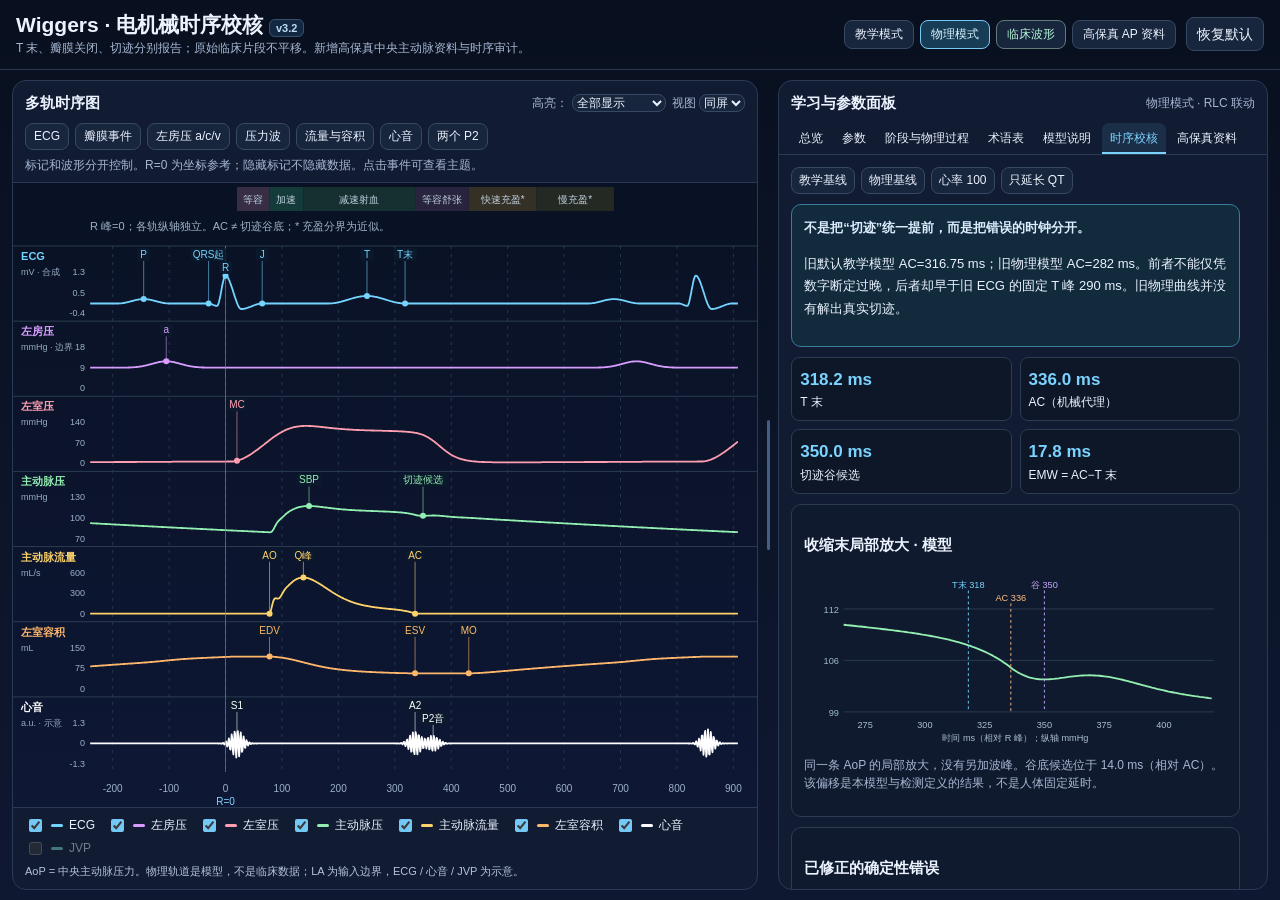
<file: legacy/wiggers_complete_teaching_guide_v3_2_timing.html>
<!DOCTYPE html>

<html lang="zh-CN">
<head>
<meta charset="utf-8"/>
<meta content="width=device-width, initial-scale=1.0" name="viewport"/>
<title>Wiggers v3.2 · 主动脉与电机械时序校核</title>
<style>
:root{
  color-scheme:dark;
  --bg:#091121; --panel:#111b32; --line:#2a3a54; --text:#ecf3ff; --muted:#a7b7d2; --accent:#7bd3ff;
  --ecg:#74d4ff; --lap:#d89cff; --lvp:#ff9eb1; --aop:#92efb1; --flow:#ffd36b; --vol:#ffb76b; --jvp:#7fe8d7; --sound:#ffffff;
  --phase1:rgba(255,160,180,.10); --phase2:rgba(145,240,185,.10); --phase3:rgba(255,208,109,.10); --phase4:rgba(212,154,255,.10);
  --sideW: 39%;
}
*{box-sizing:border-box}
html,body{height:100%}
body{margin:0;background:linear-gradient(180deg,#08101f,#0f1831);color:var(--text);font:14px/1.6 -apple-system,BlinkMacSystemFont,"Segoe UI","Microsoft YaHei",sans-serif;display:flex;flex-direction:column;overflow:hidden}
button,input,select{font:inherit}
button,select,input[type=text]{color:var(--text);background:#17253d;border:1px solid #374962;border-radius:8px}
button{padding:5px 10px;cursor:pointer}
button:hover{background:#20324e;border-color:#6f8dad}
button[aria-pressed="true"]{background:#173d56;border-color:#76c8f5;color:#d9f3ff}
button:focus-visible,input:focus-visible,select:focus-visible{outline:2px solid var(--accent);outline-offset:2px}
input[type=checkbox],input[type=radio],input[type=range]{accent-color:#74c8f5}
header{display:flex;justify-content:space-between;align-items:center;gap:14px;padding:10px 16px;border-bottom:1px solid var(--line);flex-shrink:0}
h1{font-size:21px;margin:0;line-height:1.4}.sub{font-size:12px;color:var(--muted)}
header .right{display:flex;align-items:center;gap:10px;flex-wrap:wrap}
.mode-pills{display:flex;gap:6px;align-items:center}
.mode-pills button{font-size:12px;padding:4px 10px}
main{display:grid;grid-template-columns:minmax(0,1fr) 8px minmax(350px,var(--sideW));gap:6px;flex:1;min-height:0;padding:10px 12px}
.panel{background:var(--panel);border:1px solid var(--line);border-radius:14px;min-height:0;overflow:hidden}
.chartPanel{display:flex;flex-direction:column}
.toolbar{padding:10px 12px 8px;border-bottom:1px solid var(--line);flex-shrink:0}
.toolbarTop{display:flex;justify-content:space-between;gap:8px;align-items:center;flex-wrap:wrap}
.toolbarTop h2{margin:0;font-size:15px}.small{font-size:12px;color:var(--muted);line-height:1.5}
.inline{display:flex;gap:6px;align-items:center;flex-wrap:wrap}
.topics{display:flex;gap:6px;flex-wrap:wrap;margin-top:8px}.topics button{font-size:12px;padding:3px 8px}
.plotWrap{flex:1;min-height:0;overflow:auto;background:#0b1529}
#chart{display:block;width:100%;min-width:980px;background:linear-gradient(180deg,#091224,#0e1734)}
.plotFooter{padding:8px 12px;border-top:1px solid var(--line);flex-shrink:0}
.curves{display:flex;gap:4px 12px;flex-wrap:wrap}.curves label{display:flex;align-items:center;gap:6px;font-size:12px;cursor:pointer}.curves label[data-off=true]{opacity:.45}
.sw{display:inline-block;width:12px;height:3px;border-radius:3px;background:var(--c)}
.readingPanel{display:flex;flex-direction:column;min-height:0}
.readTop{padding:10px 12px 0;border-bottom:1px solid var(--line);flex-shrink:0}
.readTitle{display:flex;justify-content:space-between;align-items:center;gap:8px;margin-bottom:8px}.readTitle h2{margin:0;font-size:15px}
.tabs{display:flex;gap:3px;overflow-x:auto}.tabs button{background:transparent;border:0;padding:7px 10px;border-radius:7px 7px 0 0;white-space:nowrap}.tabs button[aria-selected=true]{background:#1b2e47;color:var(--accent);box-shadow:inset 0 -2px 0 var(--accent)}
.reader{flex:1;min-height:0;overflow:auto;padding:12px;scrollbar-gutter:stable}
.tabContent[hidden]{display:none!important}
.block,.note,.card{padding:12px;border:1px solid #2b3b54;border-radius:10px;background:#101a2e;margin-bottom:10px}
.note{font-size:13px;line-height:1.75}.note>b:first-child{color:#dcecff}
.grid2{display:grid;grid-template-columns:1fr 1fr;gap:8px}.metric{padding:8px;border:1px solid #2b3b54;border-radius:8px;background:#0d1728;font-size:12px}.metric strong{display:block;color:var(--accent);font-size:17px}
.controlGrid{display:grid;grid-template-columns:1fr 1fr;gap:10px}.control{padding:9px;border:1px solid #2b3b54;border-radius:8px;background:#0e1729}.control label{display:flex;justify-content:space-between;gap:6px;font-size:12px}.control label span:last-child{color:#abe2ff;white-space:nowrap}.control input{width:100%;margin:8px 0 4px}
.check{display:flex;align-items:flex-start;gap:8px;padding:6px 0;font-size:13px}
.check input{margin-top:4px;flex-shrink:0}
.tableScroll{overflow:auto}.termsTable{min-width:760px}table{width:100%;border-collapse:collapse;font-size:12px}th,td{padding:8px 7px;vertical-align:top;border-bottom:1px solid #2b3b54}th{position:sticky;top:0;background:#132239;color:#cfe1f7}
.equation{white-space:pre-wrap;background:#0a1324;border:1px solid #2b3b54;border-radius:8px;padding:10px;font:12px/1.7 ui-monospace,Consolas,monospace;color:#c7e2f6;overflow-wrap:anywhere}
.splitter{cursor:col-resize;position:relative;align-self:stretch;border-radius:6px;touch-action:none}.splitter:after{content:"";position:absolute;left:3px;top:42%;bottom:42%;width:3px;background:#465f80;border-radius:3px}.splitter:hover{background:#223652}
.phaseBadge{display:inline-block;padding:3px 8px;border-radius:999px;background:#1a2942;font-size:12px;color:#d7e7fa;margin:2px 6px 2px 0}
.status{font-size:11px;color:#bcddf6;border:1px solid #37506d;background:#142941;border-radius:6px;padding:2px 6px}
.quick{display:flex;gap:6px;flex-wrap:wrap;margin-bottom:10px}.quick button{font-size:12px;padding:3px 7px}
.footerNote{font-size:11px;color:#b5c4db}
svg text{font-family:-apple-system,BlinkMacSystemFont,"Segoe UI","Microsoft YaHei",sans-serif}
@media(max-width:980px){header{padding:8px 10px}h1{font-size:17px}.sub{display:none}main{grid-template-columns:1fr;grid-template-rows:minmax(260px,50%) minmax(0,1fr);padding:8px}.splitter{display:none}.readTitle{display:none}.tabs button{padding:6px 9px}.toolbar{padding:8px 10px}.controlGrid,.grid2{grid-template-columns:1fr 1fr}}
@media(max-width:560px){.controlGrid,.grid2{grid-template-columns:1fr}.topics{gap:4px}.topics button{padding:2px 6px;font-size:11px}.curves{gap:2px 9px}.curves label{font-size:11px}}
/* Independent clinical workspace; legacy simulation styles and state are preserved. */
#modelMain[hidden],#clinicalMain[hidden],.cl-subpage[hidden],.cl-hide[hidden]{display:none!important}
#clinicalMain{--cwave:#79d3fd;--abp:#96efbd;--pap:#dab5ff;--pleth:#ffc977}
#btnClinical{border-color:#607b79;color:#b4f4d7;white-space:nowrap}
#btnClinical[aria-pressed=true]{background:#15453e;color:#e4fff5;border-color:#9bdcc3}
#clinicalMain button:disabled{opacity:.4;cursor:default}#clinicalMain select{padding:5px 8px;max-width:100%;min-width:0}
.cl-panel{display:flex;flex-direction:column;min-width:0}.cl-head{padding:10px 12px;border-bottom:1px solid var(--line);flex-shrink:0}
.cl-headline{display:flex;justify-content:space-between;align-items:center;gap:6px;margin-bottom:7px}.cl-headline h2{font-size:16px;margin:0}
.cl-badge{font-size:10px;color:#b1eacb;background:#14352f;border:1px solid #376e5a;border-radius:5px;padding:2px 6px;white-space:nowrap}
.cl-bar{display:flex;gap:6px;flex-wrap:wrap;align-items:center;font-size:12px}.cl-bar button{font-size:12px;padding:4px 8px}.cl-bar label{display:flex;align-items:center;gap:4px}
.cl-case{flex:1;min-width:150px}.cl-seg{display:flex;gap:3px}.cl-seg button[aria-pressed=true]{background:#28443e;border-color:#78c6aa}
.cl-plot{flex:1;min-height:0;overflow:auto;position:relative;background:#0b1529}.cl-plot svg{display:block;width:100%;height:auto;min-width:340px;touch-action:pan-x pan-y}
.cl-foot{border-top:1px solid var(--line);padding:7px 11px;color:var(--muted);font-size:11px;line-height:1.5;flex-shrink:0}
.cl-status{font-size:11px;color:#b2c3d7;margin-top:6px;min-height:17px}.cl-status b{color:#b7e6ff}
.cl-reading{padding:0;display:flex;flex-direction:column}.cl-readingTop{padding:11px 12px 0;border-bottom:1px solid var(--line);flex-shrink:0}.cl-readingTop h2{font-size:15px;margin:0 0 7px}
.cl-subtabs{display:flex;gap:3px;overflow:auto}.cl-subtabs button{border:0;background:transparent;border-radius:7px 7px 0 0;padding:6px 11px;font-size:12px;white-space:nowrap}
.cl-subtabs button[aria-selected=true]{background:#1b2e47;color:var(--accent);box-shadow:inset 0 -2px 0 var(--accent)}
.cl-reader{flex:1;min-height:0;overflow:auto;overscroll-behavior:contain;padding:12px;scrollbar-gutter:stable}
.cl-card{padding:11px 12px;border:1px solid #2b3b54;border-radius:9px;background:#101a2e;margin-bottom:10px;font-size:13px;line-height:1.75;overflow-wrap:anywhere}
.cl-card h3{font-size:14px;margin:0 0 6px;color:#e1efff}.cl-card p{margin:6px 0 9px}.cl-alert{background:#292516;border-color:#625536;color:#e4d4ad;font-size:12px}
.cl-hint{border-left:3px solid #80d2b6}.cl-metrics{display:grid;grid-template-columns:1fr 1fr;gap:7px;margin-bottom:10px}
.cl-metric{padding:9px;border:1px solid #31425c;border-radius:8px;background:#0e192c;font-size:11px;color:#aebfd5}.cl-metric strong{display:block;font-size:19px;color:#cbf1ff;line-height:1.45;font-variant-numeric:tabular-nums}
.cl-number{font-variant-numeric:tabular-nums}.cl-list{margin:0;padding-left:18px;font-size:12px}.cl-list li{margin:5px 0}
.cl-controls{display:flex;flex-wrap:wrap;gap:6px 11px;font-size:12px;margin:8px 0}.cl-controls label{display:flex;align-items:center;gap:4px}
.cl-source a{color:#9bdfff;text-decoration:underline;text-underline-offset:2px}.cl-source a:hover{color:#fff}
.cl-code{font:11px/1.65 ui-monospace,Consolas,monospace;white-space:pre-wrap;overflow-wrap:anywhere;padding:9px;background:#0b1426;border:1px solid #293c54;border-radius:7px;max-height:280px;overflow:auto}
.cl-card table{font-size:12px;text-align:left}.cl-card td{padding:7px 5px}.cl-card td:first-child{color:#a6c6dc}
.cl-beats{display:flex;flex-wrap:wrap;gap:5px;margin-top:7px}.cl-beats button{font-size:12px;padding:3px 8px}
.cl-split{cursor:col-resize;position:relative;touch-action:none}.cl-split:after{content:"";position:absolute;top:44%;bottom:44%;left:3px;width:3px;border-radius:3px;background:#54728a}.cl-split:hover{background:#263c52}
.cl-caption{font-size:11px;color:#a9bed7}.cl-slider{width:100%;accent-color:#82d9b7}.cl-action{display:flex;gap:7px;flex-wrap:wrap}.cl-action button{font-size:12px}
@media(max-width:980px){#clinicalMain{grid-template-columns:minmax(0,1fr);grid-template-rows:minmax(270px,53%) minmax(0,1fr);gap:8px}.cl-split{display:none}.cl-head{padding:6px 9px}.cl-headline{margin-bottom:4px}.cl-headline h2{font-size:13px}.cl-bar button,.cl-bar select{font-size:11px;padding:3px 6px}.cl-status{display:none}.cl-foot{padding:4px 8px;font-size:10px}.cl-readingTop{padding:5px 8px 0}.cl-readingTop h2{display:none}.cl-reader{padding:9px}header .right{gap:5px}.cl-headline .cl-caption{display:none}}
@media(max-width:560px){header{align-items:flex-start}header .right{flex-direction:column;align-items:flex-end}.mode-pills{flex-wrap:wrap;justify-content:flex-end;gap:3px}.mode-pills button{font-size:10px;padding:3px 6px}.cl-case{width:100%}.cl-head .cl-bar{gap:4px}.cl-headline .cl-badge{font-size:9px}.cl-card{padding:10px}.cl-metric strong{font-size:18px}.cl-controls{gap:5px 9px}}

</style>
<style>
/* v3.2: bounded waveform tracks and independent reading area. */
.endo-inset{width:100%;height:auto;display:block}
a{color:#8cd7ff}#modelMain .plotWrap{overflow:auto}#modelMain #chart{min-width:650px;width:100%}#modelMain .tabs{flex-wrap:wrap;overflow:visible}#modelMain .tabs button{font-size:12px;padding:6px 8px}.new-callout{border-color:#397c9d;background:#112b3d}.new-warning{background:#392c1b;color:#f0cc94;border:1px solid #715c3e;border-radius:7px;padding:10px;font-size:12px}.new-search{display:flex;gap:7px;margin-bottom:12px}.new-search input{min-width:40px;flex:1;padding:8px;color:#e5f2ff;background:#0c182a;border:1px solid #3b5068;border-radius:7px}.history{padding:8px;border:1px solid #354257;border-radius:8px;margin-top:14px}.history>summary{cursor:pointer;font-size:12px;color:#acc1d8}.history .note{margin-top:9px}.timing-marker{cursor:pointer}.accent{color:#8de2ff}.mode-pills{flex-wrap:wrap}.mode-pills button{white-space:nowrap}.reader{scroll-behavior:auto}.control:has(input:disabled){opacity:.58}table td,table th{text-align:left}.grid2{margin-bottom:10px}.tableScroll[hidden]{display:none!important}#modelMain .termsTable{min-width:700px}#summaryTable td:first-child{min-width:85px}#modelMain .toolbar label.small{white-space:nowrap}
@media(max-width:980px){#modelMain{grid-template-rows:minmax(245px,48%) minmax(0,1fr)}#modelMain #chart{min-width:650px}.sub{display:none}header{flex-wrap:wrap;gap:4px}header .right{width:100%;gap:5px;justify-content:space-between}.mode-pills button{font-size:11px;padding:3px 7px}#modelMain .toolbar .small[style]{display:none}.toolbarTop .inline{font-size:11px}#modelMain .topics{margin-top:4px;gap:3px}#modelMain .tabs button{font-size:11px;padding:4px 8px}}
</style></head>
<body>
<header>
<div>
<h1>Wiggers · 电机械时序校核 <span class="status">v3.2</span></h1>
<div class="sub">T 末、瓣膜关闭、切迹分别报告；原始临床片段不平移。新增高保真中央主动脉资料与时序审计。</div>
</div>
<div class="right">
<div aria-label="模式切换" class="mode-pills">
<button aria-pressed="true" id="btnTeaching">教学模式</button>
<button aria-pressed="false" id="btnPhysical">物理模式</button>
<button aria-pressed="false" id="btnClinical">临床波形</button>
<button aria-pressed="false" id="btnSources">高保真 AP 资料</button></div>
<button id="resetBtn">恢复默认</button>
</div>
</header>
<main id="modelMain">
<section class="panel chartPanel">
<div class="toolbar">
<div class="toolbarTop">
<h2>多轨时序图</h2>
<div class="inline">
<label class="small">高亮：
            <select id="highlightMode">
<option value="topic">仅当前主题</option>
<option value="all">全部显示</option>
<option value="none">全部隐藏标记</option>
</select>
</label>
<label class="small">视图 <select id="plotScale"><option value="fit">同屏</option><option value="large">大图</option></select></label></div>
</div>
<div class="topics" id="topicButtons"></div>
<div class="small" style="margin-top:6px;">标记和波形分开控制。R=0 为坐标参考；隐藏标记不隐藏数据。点击事件可查看主题。</div>
</div>
<div class="plotWrap"><svg id="chart" preserveaspectratio="xMidYMid meet" viewbox="0 0 1180 760"></svg></div>
<div class="plotFooter">
<div class="curves" id="curveToggles"></div>
<div class="footerNote" style="margin-top:5px;">AoP = 中央主动脉压力。物理轨道是模型，不是临床数据；LA 为输入边界，ECG / 心音 / JVP 为示意。</div>
</div>
</section>
<div aria-label="调整左右宽度" class="splitter" id="splitter" tabindex="0"></div>
<aside class="panel readingPanel">
<div class="readTop">
<div class="readTitle">
<h2>学习与参数面板</h2>
<span class="small" id="modeHint">当前：教学模式</span>
</div>
<div class="tabs">
<button aria-selected="true" data-tab="overview">总览</button>
<button aria-selected="false" data-tab="params">参数</button>
<button aria-selected="false" data-tab="phases">阶段与物理过程</button>
<button aria-selected="false" data-tab="terms">术语表</button>
<button aria-selected="false" data-tab="model">模型说明</button>
<button aria-selected="false" data-tab="audit">时序校核</button><button aria-selected="false" data-tab="sources">高保真资料</button></div>
</div>
<div class="reader">
<section class="tabContent" id="tab-overview">
<div class="quick">
<button id="showAllBtn">显示全部</button>
<button id="hideAllBtn">隐藏标记</button>
<button id="restoreHighlightBtn">恢复高亮</button>
</div>
<div class="grid2" id="metrics"></div>
<div class="note" id="currentTopicExplain">点击上方主题按钮可查看某一部分的重点说明。</div>
<div class="block">
<h2>完整时序与关键点</h2>
<div class="tableScroll"><table class="termsTable"><tbody id="summaryTable"></tbody></table></div>
</div>
<div class="note"><b>关于 P2：</b><br/>本页面故意同时保留两种不同的 “P2”。<br/>① <b>主动脉压力波 P2</b>：第二收缩峰 / augmentation peak，属于动脉压力波形形态学；<br/>② <b>心音 P2</b>：第二心音中的肺动脉瓣成分，属于心音分裂概念。两者不是一回事。</div>
</section>
<section class="tabContent" hidden="" id="tab-params">
<div class="block">
<h2>公共参数</h2>
<div class="controlGrid">
<div class="control"><label><span>心率 HR</span><span id="hrVal"></span></label><input id="hr" max="120" min="45" type="range" value="72"/><div class="small">HR 改变 RR；教学时段可按启发式比例联动，物理事件由方程求出。</div></div>
<div class="control"><label><span>PR 间期</span><span id="prVal"></span></label><input id="pr" max="240" min="100" type="range" value="160"/><div class="small">严格等于 P 起点→QRS 起点。改变 PR 也改变本模型心房压力驱动的时相。</div></div>
<div class="control"><label><span>QRS 时限</span><span id="qrsVal"></span></label><input id="qrs" max="160" min="70" type="range" value="95"/><div class="small">严格等于 QRS 起点→J 点。S 峰不是 QRS 末；展宽本合成波不等于模拟束支阻滞。</div></div>
<div class="control"><label><span>射血前期 PEP</span><span id="pepVal"></span></label><input id="pep" max="120" min="40" type="range" value="60"/><div class="small">仅教学输入。自动耦合时为 72 bpm 参考值；物理模式的 PEP 为输出。</div></div>
<div class="control"><label><span>左室射血时间 LVET</span><span id="lvetVal"></span></label><input id="lvet" max="360" min="180" type="range" value="290"/><div class="small">仅教学输入。自动耦合时为 72 bpm 参考值；物理模式不强制指定 AC。</div></div>
<div class="control"><label><span>等容舒张期 IVRT</span><span id="ivrtVal"></span></label><input id="ivrt" max="140" min="40" type="range" value="80"/><div class="small">仅教学输入；物理模式由 AC、MO 两个模型事件相减。</div></div>
<div class="control"><label><span>QRS 起点→R 峰</span><span id="roffVal"></span></label><input id="roff" max="45" min="15" step="1" type="range" value="30"/><div class="small">由导联形态决定的参考偏移，不按 QRS 时限固定比例猜测。</div></div><div class="control"><label><span>QTcF（示意）</span><span id="qtcVal"></span></label><input id="qtc" max="500" min="320" step="5" type="range" value="370"/><div class="small">QT=QTcF·RR^(1/3)，RR 用秒。只合成体表波形，不模拟细胞复极。</div></div></div>
<label class="check"><input checked="" id="showPressP2" type="checkbox"/>教学晚收缩增强（物理模式禁用；不伪造 P2）</label>
<label class="check"><input checked="" id="showS2Split" type="checkbox"/>显示第二心音分裂 A2 / P2</label>
<label class="check"><input id="showJVP" type="checkbox"/>显示 JVP a/c/v 波（教学补充）</label>
</div>
<div class="block" id="teachingParamsBlock">
<h2>教学模式补充说明</h2>
<div class="note">教学模式采用 <b>Gaussian + sigmoid</b> 进行形态学合成，优先保证时序清晰、相位明确、易于教学。它并不强制满足流量、容积和压力之间的完整守恒关系。</div>
<div class="control"><label><span>反射波强度 Aug</span><span id="augVal"></span></label><input id="aug" max="20" min="0" step="0.5" type="range" value="8"/><div class="small">仅教学形态幅度。物理模式已取消显示后高斯叠加，不把它当作真实反射波。</div></div><label class="check"><input checked="" id="rateCouple" type="checkbox"/>教学时段随心率近似耦合</label><p class="small">PEP 按 (72/HR)^0.15，LVET 与 IVRT 按 (72/HR)^0.35 缩放。这是本页教学规则，不是临床参考公式。关闭后使用原输入毫秒数。</p></div>
<div class="block" hidden="" id="physicalParamsBlock">
<h2>物理参数 · 事件由动力学产生</h2>
<div class="controlGrid">
<div class="control"><label><span>收缩性 Emax</span><span id="emaxVal"></span></label><input id="emax" max="4.0" min="1.0" step="0.05" type="range" value="2.3"/><div class="small">左室峰值弹性（mmHg/mL）。增大时，左室压更高，射血更有力。</div></div>
<div class="control"><label><span>舒张弹性 Emin</span><span id="eminVal"></span></label><input id="emin" max="0.20" min="0.02" step="0.005" type="range" value="0.06"/><div class="small">舒张期基础弹性。增大相当于舒张顺应性变差。</div></div>
<div class="control"><label><span>外周阻力 Rs</span><span id="rsVal"></span></label><input id="rs" max="2.5" min="0.5" step="0.05" type="range" value="1.0"/><div class="small">Windkessel 中的外周阻力（mmHg·s/mL）。增大相当于后负荷增加。</div></div>
<div class="control"><label><span>动脉顺应性 Ca</span><span id="caVal"></span></label><input id="ca" max="3.0" min="0.8" step="0.05" type="range" value="1.6"/><div class="small">动脉顺应性（mL/mmHg）。减小会使主动脉压更“硬”，脉压更大。</div></div>
<div class="control"><label><span>左房压基线 Pla</span><span id="plaVal"></span></label><input id="pla" max="18" min="4" step="0.5" type="range" value="8"/><div class="small">给定左房压边界，加一个与 P 波时相相关的心房驱动；不是独立左房腔室。</div></div>

<div class="control"><label><span>阀口阻力 Rmv</span><span id="rmvVal"></span></label><input id="rmv" max="0.08" min="0.01" step="0.002" type="range" value="0.03"/><div class="small">二尖瓣开放时的流入阻力。</div></div>
<div class="control"><label><span>阀口阻力 Rao</span><span id="raoVal"></span></label><input id="rao" max="0.08" min="0.01" step="0.002" type="range" value="0.02"/><div class="small">主动脉瓣开放时的流出阻力。</div></div>
<div class="control"><label><span>兴奋→激活起点延迟</span><span id="delayVal"></span></label><input id="delay" max="65" min="15" step="1" type="range" value="40"/><div class="small">从 QRS 起点到 E(t) 开始上升；不是 R→AO，也不是整个 PEP。</div></div><div class="control"><label><span>弹性上升时间尺度</span><span id="riseVal"></span></label><input id="rise" max="190" min="70" step="5" type="range" value="120"/><div class="small">双 Hill 函数的上升时间尺度；不是瓣膜开瓣时刻。</div></div><div class="control"><label><span>弹性下降时间尺度</span><span id="fallVal"></span></label><input id="fall" max="460" min="260" step="5" type="range" value="370"/><div class="small">双 Hill 函数的下降时间尺度；不是固定 AC。负荷改变仍会改变出流终止。</div></div><div class="control"><label><span>近端血柱惯性 Llink</span><span id="llinkVal"></span></label><input id="llink" max="0.0015" min="0.0002" step="0.0001" type="range" value="0.0008"/><div class="small">控制局部 RLC 瞬态；增减可改变凹点是否可辨。不是外周反射波传播时间。</div></div></div>
</div>
<div class="note"><label class="check"><input id="pressureOverlay" type="checkbox"/>在左室压轨叠加 AoP（虚线、同一压力刻度）</label><p>用于看压差与血流惯性。ECG 合成参数不自动改变机械激活形状；宽 QRS、长 QT 的完整病理效应需额外机电耦合模型。</p></div></section>
<section class="tabContent" hidden="" id="tab-phases">
<div id="phaseText"></div>
</section>
<section class="tabContent" hidden="" id="tab-terms"><div class="new-search"><input id="termSearch" placeholder="检索术语或物理过程"/><button id="termView">切换为表格</button></div><div id="termCards"></div><div class="tableScroll" hidden="" id="termTableWrap"><table class="termsTable"><thead><tr><th>类别</th><th>术语</th><th>当前时序/量值</th><th>解释</th><th>物理过程</th></tr></thead><tbody id="termsBody"></tbody></table></div><details class="history"><summary>历史两版术语原文 · 24 + 21 条（仅留档，不作本版结论）</summary><div class="note new-warning">原时序与措辞未静默删除。旧 PR/QRS、AC=切迹、T 波及右心代理等问题，以“本版校核表”和新阶段解释为准。</div><div class="note"><b>P 波</b><p>ECG · -121 ms 左右</p><p>心房去极</p><p>心房激动后引起心房收缩，为舒张末充盈做准备。</p></div><div class="note"><b>PR 间期</b><p>ECG · -161 ~ -33 ms</p><p>房室传导时间</p><p>包含房内传导、AV 结延迟和希浦系统传导。</p></div><div class="note"><b>QRS</b><p>ECG · -33 ~ 19 ms</p><p>心室快速去极</p><p>机械收缩紧随其后，但略有延迟。</p></div><div class="note"><b>T 波</b><p>ECG · 290 ms 左右</p><p>心室复极</p><p>是收缩末-舒张早期的重要电学标志。</p></div><div class="note"><b>MC（二尖瓣关闭）</b><p>瓣膜 · 30 ms</p><p>S1 主要对应事件</p><p>左室压超过左房压，房室瓣关闭，进入等容收缩。</p></div><div class="note"><b>AO（主动脉瓣开放）</b><p>瓣膜 · 27 ms</p><p>射血开始</p><p>左室压超过主动脉压，开始前向射血。</p></div><div class="note"><b>AC（主动脉瓣关闭）</b><p>瓣膜 · 317 ms</p><p>对应重搏切迹与 A2</p><p>左室压低于主动脉压，半月瓣关闭。</p></div><div class="note"><b>MO（二尖瓣开放）</b><p>瓣膜 · 397 ms</p><p>充盈开始</p><p>左室压低于左房压，开始快速充盈。</p></div><div class="note"><b>a 波</b><p>左房压 · -56 ms 左右</p><p>心房收缩波</p><p>心房主动收缩导致左房压短暂升高。</p></div><div class="note"><b>c 波</b><p>左房压 · 48 ms 左右</p><p>等容收缩早期小波</p><p>可理解为房室瓣关闭后向房侧轻度鼓起/相关压力影响。</p></div><div class="note"><b>v 波</b><p>左房压 · 369 ms 左右</p><p>房室瓣关闭期间左房充盈波</p><p>心室收缩时肺静脉回流继续进入左房，左房压逐渐升高。</p></div><div class="note"><b>左室压</b><p>压力 · QRS 后迅速上升</p><p>机械收缩直接指标</p><p>等容收缩期快速上升，射血后下降。</p></div><div class="note"><b>主动脉压</b><p>压力 · AO 后上升，AC 处切迹</p><p>后负荷与射血结果的体现</p><p>由前向射血与血管系统特性共同塑形。</p></div><div class="note"><b>P1</b><p>压力 · 103 ms</p><p>第一收缩峰</p><p>更接近早期射血主峰。</p></div><div class="note"><b>压力波 P2</b><p>压力 · 217 ms</p><p>第二收缩峰 / augmentation peak</p><p>与晚收缩增强、反射波提前、动脉僵硬度增加等相关。</p></div><div class="note"><b>重搏切迹</b><p>压力 · 317 ms</p><p>瓣膜关闭切迹</p><p>主动脉瓣关闭及局部流体力学回弹所致。</p></div><div class="note"><b>主动脉流量峰</b><p>流量 · 105 ms</p><p>射血流量最大点</p><p>流量先升后降，通常略早于压力晚期形态变化。</p></div><div class="note"><b>EDV</b><p>容积 · 17 ms 左右</p><p>舒张末容积</p><p>射血前左室容积最大。</p></div><div class="note"><b>ESV</b><p>容积 · 322 ms 左右</p><p>收缩末容积</p><p>射血结束后左室剩余容积。</p></div><div class="note"><b>S1</b><p>心音 · 34 ms</p><p>第一心音</p><p>主要由房室瓣关闭和周围结构振动产生。</p></div><div class="note"><b>S2</b><p>心音 · 320 ms 左右</p><p>第二心音</p><p>主要由半月瓣关闭产生，包含 A2 和 P2 成分。</p></div><div class="note"><b>A2</b><p>心音 · 320 ms</p><p>主动脉瓣关闭音</p><p>通常比肺动脉瓣关闭音稍早。</p></div><div class="note"><b>P2（心音）</b><p>心音 · 349 ms</p><p>肺动脉瓣关闭音</p><p>是 S2 的肺动脉瓣成分，不是压力波 P2。</p></div><div class="note"><b>JVP a/c/v（可选）</b><p>静脉脉搏 · 与心房机械事件近似同步</p><p>右心侧静脉脉搏教学对应</p><p>帮助类比理解心房活动、三尖瓣影响与静脉回流时相。</p></div><div class="note"><b>P 波</b><p>ECG · -121 ms 左右</p><p>心房去极</p><p>激动自窦房结传播至心房，随后出现心房机械收缩，舒张末充盈增强。</p></div><div class="note"><b>PR 间期</b><p>ECG · -161 ~ -33 ms</p><p>房室传导时间</p><p>包含房内传导、AV 结延迟、His-Purkinje 传导。AV 结延迟保证心房先完成充盈。</p></div><div class="note"><b>Q 波</b><p>ECG · -21 ms</p><p>室间隔早期去极的一部分</p><p>为 QRS 复合体最早负向偏转之一。</p></div><div class="note"><b>R 波</b><p>ECG · 0 ms</p><p>室去极主峰、统一零点</p><p>最常用的时间基准，因为识别稳定、峰值明显。</p></div><div class="note"><b>S 波</b><p>ECG · 19 ms</p><p>室去极末段的一部分</p><p>QRS 结束后心室大部已完成去极，机械收缩继续发展。</p></div><div class="note"><b>T 波</b><p>ECG · 290 ms 左右</p><p>心室复极</p><p>心肌复极并开始进入机械舒张占主导的阶段。</p></div><div class="note"><b>心房收缩</b><p>机械 · -56 ms 左右</p><p>舒张末辅助充盈</p><p>左房压略升，左室容积和压力轻度上升，形成“atrial kick”。</p></div><div class="note"><b>等容收缩期 IVCT</b><p>机械 · 30 ~ 27 ms</p><p>瓣膜全闭但室压快速升高</p><p>二尖瓣已关、主动脉瓣未开，容积不变，压力快速爬升。</p></div><div class="note"><b>射血前期 PEP</b><p>机械 · -33 ~ 27 ms</p><p>从 QRS 起点到主动脉瓣开放</p><p>包含电-机械延迟与等容收缩，是评价收缩性能的常用时段。</p></div><div class="note"><b>快速射血期</b><p>机械 · 27 ~ 147 ms</p><p>早期高流速射血</p><p>主动脉压快速升高，流速和加速度较高，常形成 P1。</p></div><div class="note"><b>减速射血期</b><p>机械 · 147 ~ 317 ms</p><p>晚期射血</p><p>左室仍在排血，但流速下降；P2 若存在常出现在这一带。</p></div><div class="note"><b>舒张压最低点</b><p>压力 · 12 ms 左右</p><p>射血前后主动脉压低谷</p><p>反映舒张期 runoff 后的最低压力水平，接近新一轮射血开始。</p></div><div class="note"><b>P1</b><p>压力 · 103 ms</p><p>第一收缩峰</p><p>多与早期射血和前向压力波主峰相关。</p></div><div class="note"><b>P2</b><p>压力 · 217 ms</p><p>第二收缩峰 / augmentation peak</p><p>通常与晚期压力增强有关，可由反射波提前返回、动脉顺应性下降等增强。不是第二心音的 P2。</p></div><div class="note"><b>重搏切迹 Incisura</b><p>压力 · 317 ms</p><p>主动脉瓣关闭所致小切迹</p><p>前向流终止、瓣膜关闭及局部反弹造成短暂切迹。</p></div><div class="note"><b>重搏波 Dicrotic wave</b><p>压力 · 337 ms 左右</p><p>切迹后的轻度回升</p><p>常被看作切迹之后的回弹/振荡表现。</p></div><div class="note"><b>等容舒张期 IVRT</b><p>机械 · 317 ~ 397 ms</p><p>室压快速下降、容积不变</p><p>主动脉瓣已关、二尖瓣未开，两瓣均闭，左室快速松弛。</p></div><div class="note"><b>快速充盈期</b><p>机械 · 397 ~ 507 ms</p><p>二尖瓣开后快速进血</p><p>左室容积迅速增加，是早期舒张充盈的主阶段。</p></div><div class="note"><b>舒张中期 / diastasis</b><p>机械 · 507 ~ 653 ms</p><p>慢充盈阶段</p><p>房室压差小，血流慢而平稳；心动过速时这一段明显缩短。</p></div><div class="note"><b>S1</b><p>心音 · 30 ms 左右</p><p>第一心音</p><p>主要来自房室瓣关闭与相关结构振动。</p></div><div class="note"><b>S2</b><p>心音 · 317 ms 左右</p><p>第二心音</p><p>主要来自半月瓣关闭；A2 与主动脉瓣关闭最相关。</p></div></details></section>
<section class="tabContent" hidden="" id="tab-model"><div class="block"><h2>模型身份与限制</h2><div id="modelSummary"></div></div>
<div class="note"><h3>电学与机械采用不同的状态描述</h3><p>ECG 只提供可审计的 P、QRS、QT 起止点，幅值是示意。机械激活时间从 QRS 起点加给定延迟计算；不把 T 末当成关闭开关，也不把宽 QRS 自动解释成机械不同步。</p></div>
<div class="block"><h2>新增物理核心：近端惯性与弹性联动</h2><div class="equation">P_lv = E(t) · (V_lv − V0)
Q_mv = max[(P_la − P_lv)/R_mv, 0]
L_a · dQ_a/dt = P_lv − P_root − R_ao·Q_a
  Q_a ≥ 0：理想无反流瓣膜约束；不是压力或容积裁剪。
dV_lv/dt = Q_mv − Q_a
C_root · dP_root/dt = Q_a − Q_link
L_link · dQ_link/dt = P_root − P_dist − Zc·Q_link
C_dist · dP_dist/dt = Q_link − (P_dist − P_v)/R_s</div>
<p>显示的主动脉压力就是求解状态 P_root，不另加装饰性高斯峰；其变化会反馈到出口压差。</p>
<div class="equation">C_root = 0.12 mL/mmHg
C_dist = Ca − C_root
L_a = 0.00008 mmHg·s²/mL
L_link = 可调，默认 0.0008 mmHg·s²/mL
Zc = 0.055 mmHg·s/mL
P_v = 5 mmHg；V0 = 10 mL
P_la(t) = Pla基线 + 2.8·exp[−0.5((t−心房驱动中心)/25ms)²]
E(t) = Emin + (Emax−Emin)·归一化双Hill激活函数
f(u) = [(u/τrise)^1.9 / (1+(u/τrise)^1.9)]
       / [1+(u/τfall)^21.9]
激活波按每搏重复，在周期末平滑回到零。
τrise、τfall 随 (72/HR)^0.35 缩放，属于模型假设。</div>
<p>数值使用 RK4，默认约 0.5 ms 步长，最多 80 搏预热至周期状态差小于 10⁻⁵。只有理想瓣膜的非负出流约束，不用压力/容积上下限掩盖发散。单搏积分结果单独校核。</p></div>
<div class="note"><h3>为什么这仍不是真实瓣膜切迹的完整模型</h3><p>该低阶 RLC 网络允许弹性储能、血柱惯性及局部回摆，比二元 Windkessel 多了瞬态自由度。但它没有瓣叶几何、接触、涡流、短暂反流与分布式动脉波传播。因此局部谷底只叫“切迹候选”，不能当临床瓣膜关闭真值。</p><p>本版在 AC 前 8 ms 至后 65 ms 搜索局部谷；其后 60 ms 内须出现局部峰且回升超过 0.15 mmHg。否则报告“未检出”。这些是本页候选算法参数，不是医学标准。</p><p>流量阈值 0.1 mL/s 并检查约 8 ms 持续性，用于标注模型 AO/AC。未检出不补固定时刻。P2 仅按射血窗内局部极大值检出，不做真实前向/后向波分离。</p></div>
<div class="note"><h3>教学模式</h3><p>教学模式使用有限支持 ECG 波、事件定义的压力形态和单调容积变化。等容期容积保持不变，射血流量与容积由积分对应。压力仍为构造波形，不应把教学峰位置当作 ODE 结果。</p></div><details class="history"><summary>上一版模型说明原文（已被上述方程替代）</summary><div class="note new-warning">旧高斯反射波和固定事件回退已经取消。下文仅作为版本留档。</div>
<div class="block">
<h2>当前模式说明</h2>
<div class="note"></div>
</div>
<div class="block">
<h2>教学模式：形态学合成</h2>
<div class="equation">ECG ≈ 多个 Gaussian 波包叠加（P / Q / R / S / T）
AoP(t) ≈ baseline_runoff + ejection_rise + P1 + optional P2 + incisura + dicrotic rebound
LVP / LA / Flow / Volume ≈ logistic(sigmoid) 过渡 + Gaussian 局部峰/切迹

用途：
- 适合讲解完整时序
- 适合概念学习与特征点理解
- 不要求严格满足血流守恒与压力-容积联动</div>
</div>
<div class="block">
<h2>物理模式：半物理模型</h2>
<div class="equation">核心方程：
1) 左室时变弹性
   P_lv(t) = E(t) · (V_lv(t) - V0)

2) 瓣膜压差逻辑
   Q_mv = max((P_la - P_lv) / R_mv, 0)
   Q_ao = max((P_lv - P_ao) / R_ao, 0)

3) 左室容积连续性
   dV_lv/dt = Q_mv - Q_ao

4) 2 元 Windkessel 动脉模型
   C_a · dP_ao/dt = Q_ao - P_ao / R_s

5) 反射波 / augmentation（简化）
   P_reflect(t) = A_aug · exp(-(t-μ)^2 / 2σ^2)
   P_ao,display = P_ao + P_reflect

备注：
- 左房压在本页仍为教学近似，并未完全纳入独立顺应性腔室方程。
- 因此物理模式是“半物理”，重点在于把收缩性、后负荷、顺应性与波形联动起来。</div>
</div>
<div class="note"><b>如何理解两种模式：</b><br/>教学模式更像“示意图引擎”，物理模式更像“可交互的半物理仿真器”。前者让你快速理解知识结构；后者则更适合理解参数变化对波形的影响，比如后负荷升高、动脉顺应性下降、收缩力变化等。</div>
</details></section>
<section class="tabContent" hidden="" id="tab-audit"><div class="quick"><button id="presetTeaching">教学基线</button><button id="presetPhysical">物理基线</button><button id="presetFast">心率 100</button><button id="presetQT">只延长 QT</button></div><div id="auditBody"></div></section><section class="tabContent" hidden="" id="tab-sources"><div class="note new-callout"><h2>确有高保真中央 AoP，但要区分“存在”与“本页已取得”</h2><p>本次核实到下面两类原始研究。<b>尚未成功取回并核验新的中央主动脉原始数字文件</b>，所以没有把图片描线、合成曲线或旧 MIMIC ABP 冒充为新增中央实测数据。</p><p class="small">核查日期：2026-10-14。下方是数据来源与访问状态，不是新增病人波形。</p></div>
<div class="note"><h3>① 中央 AoP + LV 压 + ECG：采集最匹配，属于猪实验</h3><p>Avendaño / Midgett 等，Journal of Applied Physiology，2023。经颈动脉置入 Millar 高保真双传感器微压导管，传感器相隔 5 cm、跨主动脉瓣，同步连续记录中央主动脉与左室压力及 5 导联 ECG。文章说明选定片段按 1 ms 间隔导出。</p><p>论文图 2 展示 ECG、LV/Ao 压力及导数，作者据切迹相关导数特征标注关闭事件。原始数据声明位于 Zenodo；本次下载通路未成功，未确认文件完整性、原始许可或逐例切迹质量。</p><p><b>注意：</b>这是麻醉、开胸的猪模型（含心梗干预），不是健康人体。论文的 T1→T2、T4 检测也属于操作性代理，不能直接等同独立影像瓣膜真值。</p><p><a href="https://pmc.ncbi.nlm.nih.gov/articles/PMC10538987/" rel="noopener" target="_blank">论文与原图 [3]</a> · <a href="https://doi.org/10.5281/zenodo.7568888" rel="noopener" target="_blank">作者原始数据入口</a></p></div>
<div class="note"><h3>② 人体中央主动脉压力：固态导管，原始数据需协议获取</h3><p>Tamborini 等，PNAS，2025。研究纳入 115 名受试者、3,615 个波形，使用 Millar Mikro-Cath 固态压力导管测量人体升主动脉波形，并分析切迹等形态特征。</p><p>数据说明为 Caltech 与 Avicena / Ventric Health 的数据转让与使用协议；公开 GitHub 仓库包含代码而非可直接使用的受试者原始压力文件。本次未核实到可公开嵌入的同步 ECG，不能把这项研究当作已取得的 ECG→AC 标准库。</p><p><b>检测定义需要一起读：</b>该文的 notch timing 使用压力一阶导数最负点，而本页候选采用局部谷底后出现回升。即使都叫“切迹时间”，也不能直接混合比较。研究中的袖带重建波形也不等于固态导管实测波形。</p><p><a href="https://www.pnas.org/doi/10.1073/pnas.2416006122" rel="noopener" target="_blank">原始论文 / 数据声明 [4]</a> · <a href="https://github.com/alessiotamborini/FML-TransferFunction" rel="noopener" target="_blank">作者代码仓库</a></p></div>
<div class="note"><h3>③ 当前临床 tab：保留，但不升级其身份</h3><p>现有 MIMIC 记录 A/B 的压力通道为 125 Hz，导管具体部位未注明。可学习噪声、上升脚、主峰、局部凹点，但不能确认其为根部 AoP，也不能拿 +518 ms 的后段凹点候选给根部 AC 定时。</p><p><a href="https://physionet.org/content/mimicdb/1.0.0/" rel="noopener" target="_blank">原始数据库 [5]</a></p></div>
<div class="note"><h3>缩写与测点先明确</h3><p>本页用 <b>AoP</b> 表示主动脉压力，<b>ABP</b> 表示动脉血压通道。AP 在部分脉搏波分析论文中另指 augmentation pressure（增强压），不是整条主动脉压力曲线；例如上方 PNAS 论文即采用这个用法。中央升主动脉测量比部位不明的外周 ABP 更切题，但仍应核实传感器距瓣口位置和记录链路。</p><p>图中的独立轨道方便读图，但比较瞬时 LV/Ao 压差时，请在参数页启用同轴压力叠加，不能直接比较两个不同纵轴上的屏幕高度。</p></div><div class="note"><h3>高保真筛选不只看采样率</h3><p>应核实传感器是否位于升主动脉/根部，是否为尖端固态微压传感器，压力与 ECG 是否共时钟，是否保留原始采样与滤波说明，以及零点、漂移和导管频响。高采样率的液柱导管曲线也可能存在过冲或阻尼失真。</p><p>切迹应同时检查与出流终止、中央压力变化的关系；算法找到谷底不自动证明瓣膜关闭。独立超声或流量参考，比用同一条压力信号反过来证明自己的标注更有价值。</p></div>
<div class="note"><h3>时序原始依据</h3><p>[1] Sørensen 等，2018，<i>Definition of Fiducial Points in the Normal Seismocardiogram</i>。<a href="https://www.nature.com/articles/s41598-018-33675-6" rel="noopener" target="_blank">论文与 Table 6</a>。超声事件相对 R 峰；不是压力切迹的正常参考区间。</p><p>[2] Ter Bekke 等，2015，<i>Electromechanical window negativity in genotyped long-QT syndrome patients</i>。<a href="https://doi.org/10.1093/eurheartj/ehu370" rel="noopener" target="_blank">DOI</a>。同搏超声 Q→关闭时长减去 QT；支持区分 T 末与机械终点。</p></div></section></div>
</aside>
</main>
<main aria-label="独立临床波形工作区" hidden="" id="clinicalMain">
<section class="panel cl-panel">
<div class="cl-head">
<div class="cl-headline"><h2>临床实测波形</h2><span class="cl-badge">原始 MIMIC · 非合成数据</span></div>
<div class="cl-bar"><select aria-label="选择临床记录" class="cl-case" id="clCase"></select>
<div aria-label="临床视图" class="cl-seg"><button aria-pressed="false" data-cview="strip" id="clViewStrip">连续片段</button><button aria-pressed="true" data-cview="beat" id="clViewBeat">逐搏放大</button><button aria-pressed="false" data-cview="overlay" id="clViewOverlay">多搏叠加</button></div></div>
<div class="cl-bar" style="margin-top:7px"><button aria-label="上一搏" id="clPrev">上一搏</button><select aria-label="选择心搏" id="clBeat"></select><button aria-label="下一搏" id="clNext">下一搏</button><label>ECG <select aria-label="ECG导联" id="clLead"></select></label></div>
<div class="cl-status" id="clStatus"></div>
</div>
<div class="cl-plot" id="clPlotWrap"><svg aria-label="临床心电和压力实测波形" id="clChart" role="img"></svg></div>
<div class="cl-foot"><div class="cl-controls" id="clChannelControls" style="margin:0"></div><span id="clPlotCaption">保留原始采样，折线连接；不平滑、不修正时延。</span></div>
</section>
<div aria-label="调整临床图文宽度" class="cl-split" id="clSplitter" role="separator" tabindex="0"></div>
<aside class="panel cl-reading">
<div class="cl-readingTop"><h2>真实记录与示意模型对照</h2><div class="cl-subtabs" role="tablist"><button aria-selected="true" data-ctab="learn" role="tab">对照学习</button><button aria-selected="false" data-ctab="measure" role="tab">测量与标记</button><button aria-selected="false" data-ctab="source" role="tab">来源与限制</button></div></div>
<div class="cl-reader" id="clReader">
<section class="cl-subpage" id="clTab-learn">
<div class="cl-card cl-alert"><b>ABP 不是已确认的主动脉根部压力。</b>本片段未注明具体导管部位，也没有逐通道延迟标定或同步瓣膜事件真值。适合学习真实形态与测量方法，不可用来校准 R→AO / R→AC 的生理时延。</div>
<div class="cl-metrics" id="clMetrics"></div>
<div class="cl-card cl-hint" id="clCaseNotes"></div>
<div class="cl-card"><h3>与前两种模式如何对照</h3>
<p><b>先电后机械：</b>逐搏视图以本搏 ECG 参考峰为零点，观察随后出现的 ABP 上升脚、主峰与下降段。测到的是“记录通道之间的间隔”，不是射血前期 PEP。</p>
<p><b>压力波 P2 不一定独立成峰：</b>本页没有人为加入第二个高斯峰。平肩、单峰、小凹点和噪声均保留；不能把任意肩部直接命名为 P2，更不能把切迹后的重搏波叫作收缩期 P2。</p>
<p><b>并非每条轨道都来自实测：</b>本页只显示数据文件实际提供的 ECG、ABP，以及记录 A 的 PAP / PLETH。没有测得的左室压、左房压、容积、流量和心音不补画为“临床波形”。PAP 是肺动脉压，不是左房压。</p>
<p><b>切回原模式：</b>顶部“教学模式 / 物理模式”仍保留原先的参数、文字与交互；本页的导联、视图和测量状态独立保存。对照的是现象与定义，不是病人级拟合或模型验证。</p>
<div class="cl-caption">研究依据与采样说明见“来源与限制”。</div>
</div>
<div class="cl-card"><h3>推荐的观察顺序</h3><p>先看连续片段，再逐搏放大。记录 A 首选 III 导联；切到 I 导联观察干扰为何会误导检测。最后看多搏叠加：各搏只平移对齐 ECG 参考峰，不拉伸 RR、不归一化幅值，保留真实逐搏差异。</p></div>
<div class="cl-card cl-alert"><b>v3.2 时序提示：</b>后段凹点候选不是确认的主动脉瓣关闭。本记录 +518 ms 的候选尤其不能直接套用到主动脉根部；请在“时序校核”对照其检测定义、测点和设备延迟。</div></section>
<section class="cl-subpage" hidden="" id="clTab-measure">
<div class="cl-card"><h3>显示控制</h3><div class="cl-controls"><label><input checked="" id="clShowMarkers" type="checkbox"/>当前搏候选标记</label><label><input id="clShowNotch" type="checkbox"/>后段凹点候选</label><label><input id="clShowSamples" type="checkbox"/>原始采样点</label></div>
<p class="cl-caption">关闭标记会同时隐藏文字、圆点与引线，不隐藏波形。凹点仅在存在明显局部回升时提示；未检出就留空，不强制给出 AC 或 P2。</p>
<div id="clEventTable"></div>
</div>
<div class="cl-card"><h3>双游标测量</h3><div class="cl-bar"><label>点击设置 <select id="clCursorMode"><option value="off">不设置游标</option><option value="A">游标 A</option><option value="B">游标 B</option></select></label><button id="clCursorPreset">A=ECG，B=上升脚</button><button id="clCursorClear">清除</button></div>
<p class="cl-caption">在左图点击取时；游标吸附 2 ms 显示网格。ABP 数值来自邻近 8 ms 采样点，不能因此声称压力时序精度达到 2 ms。多搏叠加时游标读取当前选中搏。</p>
<div class="cl-code" id="clCursorResult">尚未设置两个游标。</div>
</div>
<div class="cl-card"><h3>本页标记的来源</h3><p>标记由本页针对这两段短记录的启发式检测产生，不是临床专家标注。ECG 正/负峰用极性与不应期筛选；上升脚取最大上升斜率前约 100 ms 内的局部低点；SBP 取随后主峰。脚部压力作为近似 DBP，未必等于整个电学周期的绝对最小值。</p><p>没有用 ECG 自动推断二尖瓣开闭、主动脉瓣开闭、QT 或 P 波边界。记录 A 换导联后仍使用 III 导联参考点；记录 B 的负向参考峰不改称正向 R 峰。</p></div>
<div class="cl-action"><button id="clExportCsv">导出当前记录 CSV</button><button id="clRestore">恢复临床显示</button></div>
</section>
<section class="cl-subpage cl-source" hidden="" id="clTab-source">
<div class="cl-card"><h3>数据谱系与取样位置</h3><div id="clProvenance"></div></div>
<div class="cl-card"><h3>为什么选这两段</h3><p>选择的是公开 ICU 数据中 ECG 和脉动压力均可辨识的短片段，不是“健康正常值”或经专家审定的标准 Wiggers 图。记录 A 的 III 导联较干净，I 导联仍有干扰，刻意保留作信号质量对照；记录 B 展示负向 QRS 与另一种压力形态。</p>
<p>原始 MIMIC 保存 500 Hz、12-bit ECG。该优势并不等于所有通道已消除硬件和滤波延迟，也不代表这里的压力幅值已通过独立标定。<a href="https://physionet.org/content/mimicdb/1.0.0/" rel="noopener" target="_blank">数据集说明 [1]</a></p>
<p>这些片段的压力值偏低，只按原文件增益显示。不能只凭几秒记录认定病因、休克或传感器是否校准正确。</p></div>
<div class="cl-card cl-alert"><h3>时序和形态的边界</h3><p>125 Hz 压力通道的采样间隔为 8 ms；低通滤波、管路响应和测量部位可影响脚部与切迹。未校正的 ECG→ABP 间隔混合了电机械过程、脉搏传播和设备链路延迟，不能直接填进主动脉根部延时表。</p><p>MIMIC-III 官方另有“通道间未知时延最高可达 500 ms”的警告。本页用的是更早的原始 MIMIC，不能把这条数值原样套用，也不能由此反推原始 MIMIC 完全没有延迟。<a href="https://physionet.org/content/mimic3wdb/1.0/" rel="noopener" target="_blank">MIMIC-III 技术限制 [3]</a></p></div>
<div class="cl-card"><h3>文献、许可与后续数据源</h3>
<p>[1] Moody GB, Mark RG. <i>A Database to Support Development and Evaluation of Intelligent Intensive Care Monitoring.</i> Computers in Cardiology 23:657–660 (1996). 原始 MIMIC v1.0.0，DOI：10.13026/C2JS34。<a href="https://physionet.org/content/mimicdb/1.0.0/mimic-cic96/mimic.html" rel="noopener" target="_blank">原始论文</a></p>
<p>[2] 本页含有来自 MIMIC Database 的数据片段，以 <a href="https://physionet.org/content/mimicdb/view-license/1.0.0/" rel="noopener" target="_blank">Open Data Commons Attribution License v1.0</a> 提供。解码、片段截取、候选标记及此教学界面是本页处理，不表示数据提供者认可本页解释。</p>
<p>标准 PhysioNet 引用：Pollard T, Moody BE, Lehman L, et al. <i>PhysioNet as a global platform for biomedical research.</i> Nature Health (2026). DOI：10.1038/s44360-026-00096-z。</p>
<p>[3] <a href="https://physionet.org/content/mimic3wdb/1.0/" rel="noopener" target="_blank">MIMIC-III Waveform Database</a>：规模较大，但精密跨通道时序需谨慎。</p>
<p>[4] <a href="https://physionet.org/content/vitaldb/1.0.0/" rel="noopener" target="_blank">VitalDB</a>：现代多参数手术数据库，是扩充高分辨率记录的候选来源。本版未嵌入 VitalDB 数据，未核实到可直接加入的人体主动脉根部 + 同步瓣膜事件真值记录。</p>
</div>
<div class="cl-card cl-alert"><b>中央主动脉高保真资料已单列。</b><p>顶部“高保真 AP 资料”提供经核查的中央压力研究及真实访问状态。本临床片段的测点身份不变，未做时延校正。</p></div></section>
</div>
</aside>
</main>
<script>const $ = id => document.getElementById(id);
const state = {
  mode: 'teaching',
  activeTopic: null,
  highlightMode: 'topic',
  curves: {ecg:true, la:true, lv:true, ao:true, flow:true, vol:true, hs:true, jvp:false}
};
const TOPICS = [
  {id:'ecg', label:'ECG', desc:'P、QRS、T 分别反映心房去极、心室去极与心室复极。机械响应有延迟，但 T 末不是固定的瓣膜关闭触发点。'},
  {id:'valves', label:'瓣膜事件', desc:'MC、AO、AC、MO 是整张图最重要的四个门槛点，建议首先掌握。'},
  {id:'lap', label:'左房压 a/c/v', desc:'a 波对应心房收缩，c 波与房室瓣关闭和等容收缩早期相关，v 波是左房在心室收缩期持续充盈形成。'},
  {id:'press', label:'压力波', desc:'左室张力建立后开始射血。AC 是瓣膜事件，压力切迹是瞬态形态特征，本版分别标注，不把两者强行重合。'},
  {id:'flowvol', label:'流量与容积', desc:'流量显示射血过程，容积显示左室从 EDV 到 ESV 的变化。'},
  {id:'sounds', label:'心音', desc:'S1 对应房室瓣关闭；S2 包含 A2 和 P2。这里的心音 P2 与压力波 P2 不是一回事。'},
  {id:'p2', label:'两个 P2', desc:'压力波 P2 是晚收缩波形峰；心音 P2 是肺动脉瓣关闭音。名称一样，含义完全不同。'}
];
const CURVES = [
  {id:'ecg', label:'ECG', color:'var(--ecg)'},
  {id:'la', label:'左房压', color:'var(--lap)'},
  {id:'lv', label:'左室压', color:'var(--lvp)'},
  {id:'ao', label:'主动脉压', color:'var(--aop)'},
  {id:'flow', label:'主动脉流量', color:'var(--flow)'},
  {id:'vol', label:'左室容积', color:'var(--vol)'},
  {id:'hs', label:'心音', color:'#fff'},
  {id:'jvp', label:'JVP', color:'var(--jvp)'}
];
const ctrls = ['hr','pr','qrs','pep','lvet','ivrt','emax','emin','rs','ca','pla','aug','rmv','rao'];
function val(id){return parseFloat($(id).value);}
function gauss(x,mu,s,a){return a*Math.exp(-0.5*Math.pow((x-mu)/s,2));}
function sigmoid(x){return 1/(1+Math.exp(-x));}
function clamp(v,a,b){return Math.max(a,Math.min(b,v));}
function path(points){return 'M'+points.map(p=>p[0].toFixed(1)+','+p[1].toFixed(1)).join(' L');}
function txt(x,y,t,c='#eef4ff',size=12,anchor='start',weight='normal',op=1){return `<text x="${x}" y="${y}" fill="${c}" font-size="${size}" text-anchor="${anchor}" font-weight="${weight}" opacity="${op}">${t}</text>`;}
function buildTopicButtons(){
  $('topicButtons').innerHTML = TOPICS.map(t=>`<button data-topic="${t.id}" aria-pressed="${state.activeTopic===t.id}">${t.label}</button>`).join('');
  [...$('topicButtons').querySelectorAll('button')].forEach(btn=>btn.onclick=()=>{state.activeTopic = state.activeTopic===btn.dataset.topic?null:btn.dataset.topic; buildTopicButtons(); render();});
}
function buildCurveToggles(){
  $('curveToggles').innerHTML = CURVES.map(c=>`<label data-off="${!state.curves[c.id]}"><input type="checkbox" data-curve="${c.id}" ${state.curves[c.id]?'checked':''}><i class="sw" style="--c:${c.color}"></i>${c.label}</label>`).join('');
  [...$('curveToggles').querySelectorAll('input')].forEach(inp=>inp.onchange=()=>{state.curves[inp.dataset.curve]=inp.checked;if(inp.dataset.curve==='jvp')$('showJVP').checked=inp.checked; buildCurveToggles(); render();});
}
function setupTabs(){
  [...document.querySelectorAll('.tabs button')].forEach(btn=>btn.onclick=()=>{
    [...document.querySelectorAll('.tabs button')].forEach(b=>b.setAttribute('aria-selected',String(b===btn)));
    [...document.querySelectorAll('.tabContent')].forEach(sec=>sec.hidden = sec.id!==('tab-'+btn.dataset.tab));
  });
}

// v3.2: time is milliseconds at the UI; ODE state updates use seconds.
const timingDefaults={hr:72,pr:160,qrs:95,roff:30,qtc:370,pep:85,lvet:287,ivrt:82,emax:2.3,emin:.06,rs:1.2,ca:1.6,pla:9,aug:8,rmv:.03,rao:.02,delay:40,rise:120,fall:370,llink:.0008};
const timingKeys=Object.keys(timingDefaults);
const tfmt=(v,n=1)=>Number.isFinite(v)?v.toFixed(n):'—';
const tmod=(a,b)=>(a%b+b)%b;
const smooth01=x=>{x=clamp(x,0,1);return x*x*(3-2*x);};
const escapeText=s=>String(s).replace(/[&<>"']/g,c=>({'&':'&amp;','<':'&lt;','>':'&gt;','"':'&quot;',"'":'&#39;'}[c]));
const physicalCache=new Map();
function getTimingParameters(){return Object.fromEntries(timingKeys.map(k=>[k,val(k)]));}
function electricalTiming(p){
 const RR=60000/p.hr,qrsOn=-p.roff,qrsEnd=qrsOn+p.qrs,pStart=qrsOn-p.pr,pEnd=pStart+90;
 const QT=p.qtc*Math.cbrt(RR/1000),tEnd=qrsOn+QT,tStart=Math.max(qrsEnd+35,tEnd-135),tPeak=(tStart+tEnd)/2;
 return {RR,qrsOn,qrsEnd,qTime:qrsOn*.50,sTime:Math.min(28,qrsEnd*.55),pStart,pEnd,pPeak:(pStart+pEnd)/2,tStart,tPeak,tEnd,QT,
   atrialStart:pStart+45,atrialEnd:Math.min(qrsOn+20,pEnd+70),tMin:Math.min(-240,pStart-30),tMax:RR+75};
}
function ecgValue(t,d){
 function wave(t,a,b,amp){if(t<=a||t>=b)return 0;return amp*Math.sin(Math.PI*(t-a)/(b-a))**2;}
 let r=0;
 for(let k=-1;k<=2;k++){
  const x=t-k*d.RR;
  r+=wave(x,d.pStart,d.pEnd,.18)+wave(x,d.tStart,d.tEnd,.31);
  if(x>d.qrsOn&&x<d.qrsEnd){
   // Finite-support waves: the visible onset and offset equal the reported QRS interval.
   const nodes=[[d.qrsOn,0],[d.qTime,-.10],[0,1.15],[d.sTime,-.23],[d.qrsEnd,0]];
   for(let i=1;i<nodes.length;i++)if(x>=nodes[i-1][0]&&x<=nodes[i][0]){const a=nodes[i-1],b=nodes[i];r+=a[1]+(b[1]-a[1])*smooth01((x-a[0])/(b[0]-a[0]));break;}
  }
 }
 return r;
}
function interpSeries(arr,t){if(!arr?.length||!Number.isFinite(t))return null;let lo=0,hi=arr.length-1;if(t<=arr[0][0])return arr[0][1];if(t>=arr[hi][0])return arr[hi][1];while(hi-lo>1){const mid=(lo+hi)>>1;if(arr[mid][0]>t)hi=mid;else lo=mid;}const a=arr[lo],b=arr[hi];return a[1]+(b[1]-a[1])*(t-a[0])/(b[0]-a[0]);}
function windowPeak(arr,a,b,max=true){if(!Number.isFinite(a)||!Number.isFinite(b))return null;let q=null;for(const p of arr)if(p[0]>=a&&p[0]<=b&&Number.isFinite(p[1])&&(!q||(max?p[1]>q[1]:p[1]<q[1])))q=p;return q;}
function localExtrema(arr,a,b,kind){if(!Number.isFinite(a)||!Number.isFinite(b))return [];const out=[];for(let i=1;i<arr.length-1;i++){const [t,v]=arr[i];if(t<a||t>b)continue;if(kind==='min'?v<arr[i-1][1]&&v<=arr[i+1][1]:v>arr[i-1][1]&&v>=arr[i+1][1])out.push(arr[i]);}return out;}
function finishDerived(d,p){
 const f=windowPeak(d.series.flow,d.ao,d.ac),pk=windowPeak(d.series.ao,d.ao,d.ac);
 d.flowPk=f?.[0]??null;d.sbpTime=pk?.[0]??null;d.sbp=pk?.[1]??null;
 const extrema=localExtrema(d.series.ao,d.ao+10,d.ac-12,'max');
 d.p1=extrema[0]?.[0]??null;d.p2=extrema.length>1?extrema.at(-1)[0]:null;
 // A missing second peak is retained as missing. There is no invented fallback P2.
 const db=Number.isFinite(d.ao)?windowPeak(d.series.ao,d.ao-50,d.ao+5,false):null;d.dbpTime=db?.[0]??null;d.dbp=db?.[1]??null;
 d.aTime=windowPeak(d.series.la,d.pStart,d.qrsOn)?.[0]??null;
 d.a2=d.ac;d.s2p2=Number.isFinite(d.ac)?d.ac+32:null;d.s1=d.mc;
 d.rapidFillEnd=Number.isFinite(d.mo)?Math.min(d.mo+120,d.atrialStart+d.RR):null;
 d.diastasisEnd=d.atrialStart+d.RR;
 const diff=(a,b)=>Number.isFinite(a)&&Number.isFinite(b)?a-b:null;
 d.derived={...(d.derived||{}),LVET:diff(d.ac,d.ao),IVRT:diff(d.mo,d.ac),IVCT:diff(d.ao,d.mc),PEP:diff(d.ao,d.qrsOn),EMW:diff(d.ac,d.tEnd),
  EDV:interpSeries(d.series.vol,d.ao),ESV:interpSeries(d.series.vol,d.ac)};
 d.derived.SV=diff(d.derived.EDV,d.derived.ESV);
 d.derived.EF=Number.isFinite(d.derived.SV)&&d.derived.EDV>0?100*d.derived.SV/d.derived.EDV:null;
 d.derived.CO=Number.isFinite(d.derived.SV)?d.derived.SV*p.hr/1000:null;
 d.issues=d.issues||[];
 if(!([d.mc,d.ao,d.ac,d.mo].every(Number.isFinite)&&d.mc<d.ao&&d.ao<d.ac&&d.ac<d.mo&&d.mo<d.mc+d.RR))d.issues.push('瓣膜事件未形成 MC→AO→AC→MO 的有效单搏序列；不要把本结果用作参考时序。');
 if(d.pEnd>d.qrsOn)d.issues.push('P 波和 QRS 边界发生重叠，请检查 PR 与 P 波宽度设定。');
 if(d.tEnd>d.RR+d.pStart)d.issues.push('当前快速心率/较长 QT 使 T 波接近或重叠下一搏 P 波。ECG 为参数化示意，不构成心律诊断。');
 if(d.derived.EMW<0)d.issues.push('本组合 EMW 为负（AC 早于 T 末）。电、机械时钟独立，数值不自动纠正，也不能据此诊断长 QT。');
 const sound=(t,mu,a)=>Number.isFinite(mu)?a*Math.exp(-.5*((t-mu)/10)**2)*Math.sin((t-mu)*1.2):0;
 d.series.hs=d.series.ecg.map(([t])=>{let v=0;for(let k=-1;k<=2;k++)v+=sound(t,d.mc+k*d.RR,.9)+sound(t,d.ac+k*d.RR,.75)+($('showS2Split').checked?sound(t,d.ac+32+k*d.RR,.5):0);return [t,v];});
 return d;
}
function computeTeaching(){
 const p=getTimingParameters(),d={...electricalTiming(p),type:'teaching',series:{ecg:[],la:[],lv:[],ao:[],flow:[],vol:[],jvp:[]},issues:[]};
 const h=$('rateCouple').checked?Math.pow(72/p.hr,.35):1;
 d.mc=19;d.ao=d.qrsOn+p.pep*(($('rateCouple').checked)?Math.pow(72/p.hr,.15):1);d.ac=d.ao+p.lvet*h;d.mo=d.ac+p.ivrt*h;
 d.notch=d.ac;d.notchKind='构造的中央压力切迹（非实测）';d.notchRebound=d.ac+22;
 if(!(d.ao>d.mc&&d.mo<d.RR-35)){d.issues.push('教学时段组合过短或过长，可能出现阶段交叠；图只画正长度时段，不伪造正常顺序。');}
 const duration=Math.max(50,d.ac-d.ao),endA=d.atrialEnd,startA=d.atrialStart;
 const sv=68,edv=120,esv=edv-sv;const betaIntegral=1/(3.7*4.7);
 const beta=u=>(u<=0||u>=1)?0:Math.pow(u,1)*Math.pow(1-u,2.7);

 const runoffEnd=82; const endPressure=101,tau=Math.max(.3,(d.RR-duration)/1000/Math.log(endPressure/runoffEnd));
 function values(t){
  const x=tmod(t-d.mc,d.RR)+d.mc;
  let V=edv,Q=0,LV=8;
  if(x<d.ao){V=edv;LV=11+(82-11)*smooth01((x-d.mc)/(d.ao-d.mc));}
  else if(x<=d.ac){const u=(x-d.ao)/duration;Q=sv/(duration/1000)/betaIntegral*beta(u); // integral-consistent ejection volume
   const cumulative=1-4.7*Math.pow(1-u,3.7)+3.7*Math.pow(1-u,4.7);
   V=edv-sv*cumulative;LV=82+38*Math.sin(Math.PI*u)**.75+7*Math.sin(2*Math.PI*u)-u*7;
  }else if(x<d.mo){V=esv;LV=75+(6-75)*smooth01((x-d.ac)/(d.mo-d.ac));}
  else {
   const nextAS=startA+d.RR,nextAE=endA+d.RR,rf=Math.min(d.mo+120,nextAS);
   V=esv+50*smooth01((x-d.mo)/Math.max(1,rf-d.mo))+6*smooth01((x-rf)/Math.max(1,nextAS-rf))+12*smooth01((x-nextAS)/Math.max(1,nextAE-nextAS));
   LV=6+5*smooth01((x-d.mo)/Math.max(1,nextAE-d.mo));
  }
  const e=tmod(t-d.ao,d.RR);
  let AO;
  if(e<=duration){const u=e/duration;const peak=0.3;
   // Continuous, explicit teaching shape; the late shoulder is not a reflected-wave solution.
   AO=u<peak?82+39*Math.sin(Math.PI*u/peak/2):121-24*smooth01((u-peak)/(1-peak));
   if($('showPressP2').checked)AO+=p.aug*Math.sin(Math.PI*u)**2*Math.exp(-.5*((u-.72)/.09)**2);
   AO-=4*Math.exp(-.5*((u-1)/.014)**2);
  }else {const v=e-duration;AO=endPressure*Math.exp(-v/(tau*1000))-8*Math.exp(-v/10);}
  // LA and JVP remain labelled morphology diagrams; they are not inferred from Ao.
  const aCenter=(startA+endA)/2,peri=(mu,s,amp)=>{let z=tmod(t-mu+d.RR/2,d.RR)-d.RR/2;return gauss(z,0,s,amp);};
  const la=7+peri(aCenter,20,3)+peri(d.mc+12,12,1.5)+peri(d.mo-15,40,3)-peri(d.mc+75,32,1)-peri(d.mo+40,20,1.5);
  return {V,Q,LV,AO,la,jvp:la*.7};
 }
 for(let t=d.tMin;t<=d.tMax;t+=1){const z=values(t);d.series.ecg.push([t,ecgValue(t,d)]);for(const [id,v]of Object.entries({la:z.la,lv:z.LV,ao:z.AO,flow:z.Q,vol:z.V,jvp:z.jvp}))d.series[id].push([t,v]);}
 d.derived={solver:'形态教学；射血流量与容积按积分关联',cycles:0};
 return finishDerived(d,p);
}
function solvePhysicalCore(p,requestedDt=.0005){
 const RR=60/p.hr,scale=Math.pow(72/p.hr,.35),start=(-p.roff+p.delay)/1000,n=Math.round(RR/requestedDt),dt=RR/n;
 const Cp=.12,Cd=p.ca-Cp,Ls=p.llink,Zc=.055,La=.00008,Pven=5,V0=10;
 if(!(Cd>0))throw Error('总动脉顺应性必须大于近端顺应性。');
 if(!(p.emax>p.emin&&p.emin>0&&p.rs>0&&p.rmv>0&&p.rao>0&&p.llink>0))throw Error('物理参数需正值，且 Emax 必须大于 Emin。');
 const at=(-p.roff-p.pr+85)/1000,rise=p.rise/1000*scale,fall=p.fall/1000*scale;
 function activation(u){const w=Math.pow(u/rise,1.9);let v=w/(1+w)/(1+Math.pow(u/fall,21.9));if(u>.90*RR)v*=.5*(1+Math.cos(Math.PI*(u-.9*RR)/(.1*RR)));return v;}
 let norm=0;for(let j=0;j<=1000;j++)norm=Math.max(norm,activation(RR*j/1000));
 function obs(t,y){const u=tmod(t-start,RR),aa=tmod(t-at+RR/2,RR)-RR/2;
  const pla=p.pla+2.8*Math.exp(-.5*(aa/.025)**2),E=p.emin+(p.emax-p.emin)*activation(u)/norm,lv=E*(y[0]-V0);
  return {t:t*1000,lv,pla,E,qm:Math.max((pla-lv)/p.rmv,0),qa:Math.max(y[4],0),pr:y[1],ql:y[2],pd:y[3],V:y[0]};}
 function deriv(t,y){const z=obs(t,y),dq=(z.lv-y[1]-p.rao*z.qa)/La;return [z.qm-z.qa,(z.qa-y[2])/Cp,(y[1]-y[3]-Zc*y[2])/Ls,(y[2]-(y[3]-Pven)/p.rs)/Cd,(y[4]<=0&&dq<0)?0:dq];}
 function advance(t,y){const k1=deriv(t,y),k2=deriv(t+dt/2,y.map((v,i)=>v+dt*k1[i]/2)),k3=deriv(t+dt/2,y.map((v,i)=>v+dt*k2[i]/2)),k4=deriv(t+dt,y.map((v,i)=>v+dt*k3[i]));const z=y.map((v,i)=>v+dt*(k1[i]+2*k2[i]+2*k3[i]+k4[i])/6);
  z[4]=Math.max(0,z[4]); // Ideal non-regurgitant diode constraint, not pressure/volume clipping.
  if(z.some(v=>!Number.isFinite(v))||z[0]<=V0||Math.abs(z[1])>2000)throw Error('数值状态无效；未截断压力或容积来隐藏失败。请恢复默认参数。');return z;}
 let y=[120,82,60,78,0],err=Infinity,cycles=0;
 for(let c=0;c<80;c++){const old=y.slice();for(let i=0;i<n;i++)y=advance(i*dt,y);err=Math.max(...y.map((v,i)=>Math.abs(v-old[i])));cycles=c+1;if(c>8&&err<1e-5)break;}
 const out=[];for(let i=0;i<=n;i++){out.push(obs(i*dt,y));y=advance(i*dt,y);}
 return {out,err,cycles,dt,constants:{Cp,Cd,Ls,Zc,La,Pven,V0},norm};
}
function computePhysical(testParameters=null,testDt=.0005){
 const p={...getTimingParameters(),...(testParameters||{})},key=JSON.stringify([p,testDt]);
 let core=physicalCache.get(key);if(!core){core=solvePhysicalCore(p,testDt);physicalCache.set(key,core);if(physicalCache.size>20)physicalCache.delete(physicalCache.keys().next().value);}
 const d={...electricalTiming(p),type:'physical',series:{ecg:[],la:[],lv:[],ao:[],flow:[],vol:[],jvp:[]},issues:[],core};
 const b=core.out,lookup=(t,k)=>{const u=tmod(t,d.RR),i=Math.min(b.length-2,Math.floor(u/(core.dt*1000))),f=(u-b[i].t)/(b[i+1].t-b[i].t);return b[i][k]+f*(b[i+1][k]-b[i][k]);};
 const ev=[];for(let t=d.qrsOn-20;t<d.RR+d.qrsOn;t+=.5)ev.push({t,qm:lookup(t,'qm'),qa:lookup(t,'qa')});
 function cross(key,after,closing){for(let i=1;i<ev.length;i++){const a=ev[i-1],b=ev[i];if(b.t<=after)continue;const hit=closing?a[key]>.1&&b[key]<=.1:a[key]<=.1&&b[key]>.1;
  if(hit){const sustained=ev.slice(i,i+16).every(v=>closing?v[key]<=.5:v[key]>.05);if(sustained)return a.t+(b.t-a.t)*(.1-a[key])/(b[key]-a[key]);}}
 return null;}
 d.mc=cross('qm',d.qrsOn,true);d.ao=cross('qa',d.qrsOn,false);d.ac=d.ao===null?null:cross('qa',d.ao+20,true);d.mo=d.ac===null?null:cross('qm',d.ac+2,false);
 for(let t=d.tMin;t<=d.tMax;t+=1){d.series.ecg.push([t,ecgValue(t,d)]);for(const [id,k]of Object.entries({la:'pla',lv:'lv',ao:'pr',flow:'qa',vol:'V'}))d.series[id].push([t,lookup(t,k)]);
  const z=tmod(t-(d.pStart+85)+d.RR/2,d.RR)-d.RR/2;d.series.jvp.push([t,6+2*Math.exp(-.5*(z/25)**2)]);}
 d.notch=null;d.notchRebound=null;d.notchKind='局部 RLC 极小值候选，不等同于瓣叶关闭真值';
 if(Number.isFinite(d.ac)){
  for(const [t,v]of localExtrema(d.series.ao,d.ac-8,d.ac+65,'min')){
   const rebounds=localExtrema(d.series.ao,t+1,t+60,'max');const reb=rebounds.find(p=>p[1]-v>.15);
   if(reb){d.notch=t;d.notchRebound=reb[0];break;}
  }
 }
 if([d.mc,d.ao,d.ac,d.mo].some(v=>v===null))d.issues.push('至少一个瓣膜事件未检出；缺失值留空，不用固定延时补填。');
 if(core.err>=1e-5)d.issues.push('80 搏预热后尚未达到设定周期收敛阈值，请勿用于定量比较。');
 let net=0,svInt=0;for(let i=1;i<b.length;i++){net+=(b[i].qm-b[i].qa+b[i-1].qm-b[i-1].qa)/2*core.dt;svInt+=(b[i].qa+b[i-1].qa)/2*core.dt;}
 d.derived={solver:'RK4；惯性瓣膜 + 近端 RLC；无显示后叠加峰',cycles:core.cycles,periodicError:core.err,dt:core.dt*1000,massError:Math.abs(b.at(-1).V-b[0].V-net),flowIntegral:svInt};
 return finishDerived(d,p);
}

const SOURCE_LINKS={timing:'https://www.nature.com/articles/s41598-018-33675-6',emw:'https://doi.org/10.1093/eurheartj/ehu370',pig:'https://pmc.ncbi.nlm.nih.gov/articles/PMC10538987/',zenodo:'https://doi.org/10.5281/zenodo.7568888',human:'https://www.pnas.org/doi/10.1073/pnas.2416006122',mimic:'https://physionet.org/content/mimicdb/1.0.0/'};
const sl=(k,label)=>`<a href="${SOURCE_LINKS[k]}" target="_blank" rel="noopener">${label}</a>`;
function newTab(id){document.querySelectorAll('#modelMain .tabs button').forEach(b=>b.setAttribute('aria-selected',String(b.dataset.tab===id)));document.querySelectorAll('#modelMain .tabContent').forEach(x=>x.hidden=x.id!=='tab-'+id);document.querySelector('#modelMain .reader').scrollTop=0;}
function timingRows(d){const m=x=>`${tfmt(x)} ms`;
 return [
 ['ECG','P 起点',m(d.pStart),'心房去极开始','不是窦房结动作电位起点；体表 ECG 记录的是电位差。'],
 ['ECG','P 波末',m(d.pEnd),'心房去极结束','P 结束不等于心房机械收缩结束。'],
 ['ECG','PR 间期',m(d.qrsOn-d.pStart),'P 起点→QRS 起点','包含房内、房室结与希浦传导；本页严格按边界相减。'],
 ['ECG','QRS 起点',m(d.qrsOn),'心室去极开始','PEP 从此计时，不从 R 峰计时。'],
 ['ECG','Q / R / S',`${m(d.qTime)} / 0 / ${m(d.sTime)}`,'所选示意导联的负、正、负偏转','各导联不一定都有 Q 或 S；负向主峰不能改称正向 R。'],
 ['ECG','QRS 末 / J 点',m(d.qrsEnd),'室去极复合波结束','QRS 时限 = 末−起点；S 峰不是 QRS 末。'],
 ['ECG','ST 段',`${m(d.qrsEnd)} → ${m(d.tStart)}`,'QRS 末至 T 波起点','平台期各区电位差较小，机械射血仍可持续。'],
 ['ECG','T 峰 / T 末',`${m(d.tPeak)} / ${m(d.tEnd)}`,'心室复极相关特征','复极与钙回收、张力消退并非同一时刻。'],
 ['ECG','QT / QTcF',`${m(d.QT)} / ${tfmt(val('qtc'),0)} ms`,'QRS 起点→T 末 / 心率校正参数','QT=QTcF·RR^(1/3)，RR 用秒；只用于示意心率耦合，非离子通道模型。'],
 ['电机械','MC',m(d.mc),'二尖瓣关闭','教学模式指定时刻；物理模式为入口流量终止的模型代理。'],
 ['电机械','PEP',m(d.derived.PEP),'QRS 起点→AO','包含兴奋-收缩耦合及等容收缩，不等于 IVCT。'],
 ['电机械','IVCT',m(d.derived.IVCT),'MC→AO','两瓣关闭，左室容积基本不变，压力上升。'],
 ['电机械','AO',m(d.ao),'主动脉瓣开放 / 出流起点','压力差开始推动前向射血；物理模型使用流量阈值。'],
 ['血流','流量峰',m(d.flowPk),'Qa 最大点','不是主动脉压力峰；dV/dt=Qmv−Qa。'],
 ['压力','AoP 上升脚 / DBP',`${m(d.dbpTime)} / ${tfmt(d.dbp)} mmHg`,'射血前后压力低谷','本页搜索 AO 附近的局部低值；远端脚点包含传播及设备延迟。'],
 ['压力','SBP',`${tfmt(d.sbp)} mmHg @ ${m(d.sbpTime)}`,'本搏射血窗内主动脉压力最高值','实际从曲线取值，不拿流量峰或高斯中心代替。'],
 ['压力','P1 / P2',`${m(d.p1)} / ${m(d.p2)}`,'收缩期第一 / 第二局部峰候选','第二峰未检出就留空。肩部未在此算法中强制命名。物理模型不是波分离模型。'],
 ['电机械','AC',m(d.ac),'主动脉瓣关闭 / 出流终止','物理模式用 Qa 降至阈值并持续低流表示；不是真实瓣叶动力学。'],
 ['压力','切迹候选',m(d.notch),d.notchKind,'与 AC 分开报告。真实切迹受瓣膜、血柱惯性、血管响应和测量链路影响。'],
 ['压力','切迹后回升',m(d.notchRebound),'早舒张期回升','不是收缩期 P2。RLC 模型振荡不能等同于完整反射波或瓣膜运动。'],
 ['电机械','LVET',m(d.derived.LVET),'AO→AC','实际射血持续时间，既不是 QT，也不是 R→AC。'],
 ['电机械','EMW',m(d.derived.EMW),'AC−T 末','等于 QRS 起点→AC 减去 QT；允许为负，不按固定正延时强行对齐。'],
 ['电机械','IVRT',m(d.derived.IVRT),'AC→MO','心室压力下降、容积近似不变。'],
 ['电机械','MO',m(d.mo),'二尖瓣开放 / 充盈起点','入口房室压差恢复后，血液从左房进入左室。'],
 ['充盈','快速充盈 / diastasis',`${m(d.mo)} → 下一搏心房收缩`,'早期快速充盈及慢充盈','图中的两段分界为教学近似；高心率下可缩短或融合。'],
 ['左房','a / c / v','按阶段示意','心房收缩 / 瓣膜及室收缩作用 / 房内充盈','物理模式左房是给定压力边界，仅保留 a 波驱动；不声称由方程求出了 c、v 波。'],
 ['容积','EDV / ESV',`${tfmt(d.derived.EDV)} / ${tfmt(d.derived.ESV)} mL`,'AO / AC 处左室容积','避免从相邻搏取极值。无反流简化下可近似舒张末 / 收缩末容积。'],
 ['容积','SV / EF / CO',`${tfmt(d.derived.SV)} mL / ${tfmt(d.derived.EF)}% / ${tfmt(d.derived.CO,2)} L/min`,'每搏量 / 射血分数 / 心排量','SV=EDV−ESV；EF=SV/EDV；CO=SV·HR。仅模型输出，不作临床正常值判定。'],
 ['心音','S1 / A2 / P2（音）',`${m(d.mc)} / ${m(d.a2)} / ${$('showS2Split').checked?m(d.s2p2):'隐藏'}`,'房室瓣相关振动 / 主动脉瓣 / 肺动脉瓣关闭成分','本页声音轨为事件包络示意；未模拟右心，P2（音）的 32 ms 分离是演示参数。'],
 ['测量','R→远端 ABP','不能直接当成 PEP','电机械 + 脉搏传播 + 通道延迟','近似 t测 = t根部 + t传播 + 延迟AP−延迟ECG；不同特征点的传播/畸变也未必相同。'],
 ['静脉','JVP','仅示意','右房 / 颈静脉脉搏','不等于左房压。本页无右心循环方程，不能据此推断临床颈静脉波。']
 ];
}
function phaseHtml(mode){return `
 <div class="note"><b>先区分四类时钟</b><p>电学：P、QRS、T；心肌机械：张力建立与松弛；瓣膜/血流：AO、AC、流量；测量：中央和外周压力传感器。它们有关联，但不是互相可替换的同一个时刻。</p></div>
 <div class="note"><b>1. P 波→心房收缩→舒张末充盈</b><p>P 波代表心房去极。兴奋-收缩耦合之后，心房压力升高、二尖瓣前向血流增加。a 波是心房机械压力表现，不是 P 波的另一种画法；机械收缩可延续到 P 波之后。</p></div>
 <div class="note"><b>2. QRS→张力增加→MC→等容收缩</b><p>室肌去极引发细胞内钙变化与交叉桥张力。左室压力超过左房压力，二尖瓣关闭。此后在主动脉瓣尚未开放时，容积基本固定、压力快速上升。R 峰只是所选导联的电学参考峰，不是机械收缩的统一起点。</p><p><b>PEP=QRS起点→AO；IVCT=MC→AO。</b>二者不能混用。S 峰也不是 QRS 末。${sl('timing','瓣膜时点研究 [1]')}</p></div>
 <div class="note"><b>3. AO→血流加速→减速射血</b><p>跨瓣压差启动前向血流，主动脉扩张储存弹性能。室容积下降遵守 dV/dt=Qmv−Qa。压力反映射血、阻力、顺应性和波动叠加，所以压力峰不必与流量峰同时。</p><p>本页用流量峰帮助区分加速和减速段，而不是把“R 后某个固定毫秒数”作为所有人的快速射血终点。</p></div>
 <div class="note"><b>4. T 波期间：复极、张力衰减与射血仍可重叠</b><p>膜复极不使钙或机械张力瞬间归零。室肌可在晚射血期开始松弛，血液由于惯性仍向前运动。因此 T 末、压力反向交叉、Qa 归零和 AC 不必重合。</p><div class="equation">ΔP = R·Q + L·dQ/dt\n减速时 dQ/dt &lt; 0，可能出现 ΔP &lt; 0 而 Q &gt; 0。</div><p>这是本页引入惯性项后的直接物理含义，不能用一个纯电阻开关替代所有关闭细节。</p></div>
 <div class="note"><b>5. AC、A2、切迹：关联紧密，但标记定义不同</b><p>血流减速与局部短暂反向运动促使瓣膜关闭。血柱和弹性结构的瞬态响应塑造中央压力切迹。AC 是瓣膜事件，切迹可按起点、谷底或导数特征检测；选不同定义，时间会不同。远端血管和导管传递函数还会进一步改形。</p><p><b>切迹后的回升属于早舒张期；压力 P2 属于收缩期。</b>两者不可混淆。${sl('pig','同步中央压力研究及其操作性定义 [3]')}；${sl('human','人体研究的另一种切迹检测定义 [4]')}</p></div>
 <div class="note"><b>6. AC→IVRT→MO→充盈</b><p>在出口和入口均关闭的阶段，左室压随松弛迅速下降，容积基本不变。当左室压低于左房压，二尖瓣开放，开始快速充盈。随后压差减小，进入 diastasis；心率增快时可明显压缩。</p><p>主动脉此时仍向外周供血，不因主动脉瓣关闭而立即降到零压。简化 Windkessel 近似 P−Pv 按时间常数 R·C 衰减。</p></div>
 <div class="note"><b>7. 为什么不能把切迹固定到 T 末</b><p>电机械窗 EMW = tAC−tT末。健康对照研究报告均值为 +22±19 ms，但这是研究均值，不是个体必须满足的固定间隔；疾病和负荷变化可改变其大小甚至正负。${sl('emw','同搏 ECG/超声研究 [2]')}</p><p>本页独立显示 QT 和机械时钟。只延长 QT 时，不会人为移动压力曲线来迎合 ECG。</p></div>
 <div class="note"><b>当前轨道的真实性</b><p>${mode==='physical'?'AoP、LV 压、容积和出流由联立微分方程生成；ECG 是合成波，左房是给定压力边界，JVP 和心音仅为示意。本模型未解算瓣叶接触、反流和分布式波传播。':'教学波形按事件构造；切迹位置是教学设定，并非从受试者数据计算。'}</p></div>`;}
function modelSummary(mode){return mode==='physical'?'物理模式：时变弹性 + 惯性出口瓣膜 + 近端 RLC / 外周 Windkessel，先运行至周期近稳态。压力、容积、流量联立求解。切迹只有出现符合局部谷/回升条件时才标记；不是患者拟合，也不是瓣叶流固耦合。':'教学模式：事件约束的连续波形。PR、QRS、QT 有显式起止点；切迹按教学事件构造。默认值用于建立概念，不是按人群标准差拟合的虚拟患者。';}
function updateTimingLabels(){
 timingKeys.forEach(k=>{if(!$(k+'Val'))return;let units=k==='llink'?' mmHg·s²/mL':['hr'].includes(k)?' bpm':['emax','emin'].includes(k)?' mmHg/mL':k==='ca'?' mL/mmHg':['rs','rao','rmv'].includes(k)?' mmHg·s/mL':['pla','aug'].includes(k)?' mmHg':' ms';$(k+'Val').textContent=tfmt(val(k),k==='llink'?4:['emax','emin','rs','ca','rao','rmv'].includes(k)?(k==='emin'||k==='rmv'||k==='rao'?3:2):0)+units;});
 const ph=state.mode==='physical';['pep','lvet','ivrt','aug','showPressP2','rateCouple'].forEach(k=>{if($(k))$(k).disabled=ph;});
 $('teachingParamsBlock').hidden=ph;$('physicalParamsBlock').hidden=!ph;
}

function endSystolicInset(d){
 if(!Number.isFinite(d.ac))return '';
 const a=d.ac-70,b=d.ac+85,arr=d.series.ao.filter(q=>q[0]>=a&&q[0]<=b);if(!arr.length)return '';
 const min=Math.floor(Math.min(...arr.map(x=>x[1]))-1),max=Math.ceil(Math.max(...arr.map(x=>x[1]))+1);
 const w=460,h=185,left=43,right=446,X=t=>left+(t-a)/(b-a)*(right-left),Y=v=>150-(v-min)/(max-min)*112;
 let svg=`<svg class="endo-inset" viewBox="0 0 ${w} ${h}" aria-label="模型收缩末压力放大">`;
 for(const v of [min,(min+max)/2,max])svg+=`<line x1="${left}" x2="${right}" y1="${Y(v)}" y2="${Y(v)}" stroke="#2b3c53"/>`+txt(left-5,Y(v)+4,tfmt(v,0),'#9cbbcf',10,'end');
 svg+=`<path d="${path(arr.map(p=>[X(p[0]),Y(p[1])]))}" fill="none" stroke="#92efb1" stroke-width="2"/>`;
 [[d.tEnd,'T末','#74d4ff',15],[d.ac,'AC','#ffbd82',29],[d.notch,'谷','#c7a8ff',15]].forEach(([t,n,c,yy])=>{if(!Number.isFinite(t)||t<a||t>b)return;svg+=`<line x1="${X(t)}" x2="${X(t)}" y1="${yy+3}" y2="150" stroke="${c}" stroke-dasharray="3 3"/>`+txt(X(t),yy,n+' '+tfmt(t,0),c,10,'middle');});
 for(let t=Math.ceil(a/25)*25;t<=b;t+=25)svg+=txt(X(t),167,tfmt(t,0),'#a9bdd1',10,'middle');
 svg+=txt(230,182,'时间 ms（相对 R 峰）；纵轴 mmHg','#a9bdd1',10,'middle')+'</svg>';
 return `<div class="note"><h3>收缩末局部放大 · ${d.type==='physical'?'模型':'教学'}</h3>${svg}<p class="small">同一条 AoP 的局部放大，没有另加波峰。${Number.isFinite(d.notch)?'谷底候选位于 '+tfmt(d.notch-d.ac)+' ms（相对 AC）。该偏移是本模型与检测定义的结果，不是人体固定延时。':'本组合没有超过候选阈值的局部回升，保持未检出。'}</p></div>`;
}

function auditHtml(d){const m=x=>tfmt(x)+' ms';
 const refs=[['MC',19,15,d.mc],['AO',55,13,d.ao],['流量峰',128,22,d.flowPk],['AC',342,30,d.ac],['MO',424,38,d.mo]];
 return `<div class="note new-callout"><b>不是把“切迹”统一提前，而是把错误的时钟分开。</b><p>旧默认教学模型 AC=316.75 ms；旧物理模型 AC=282 ms。前者不能仅凭数字断定过晚，后者却早于旧 ECG 的固定 T 峰 290 ms。旧物理曲线并没有解出真实切迹。</p></div>
 <div class="grid2">${[['T 末',m(d.tEnd)],['AC（机械代理）',m(d.ac)],['切迹谷候选',m(d.notch)],['EMW = AC−T 末',m(d.derived.EMW)]].map(x=>`<div class="metric"><strong>${x[1]}</strong>${x[0]}</div>`).join('')}</div>
 ${endSystolicInset(d)}
 <div class="note"><h3>已修正的确定性错误</h3><p>旧 PR 滑条 160 ms，图中实际起止仅 128 ms；旧 QRS 95 ms 却用 S 峰充当终点。旧教学 MC=30 ms、AO=26.75 ms，产生负的 IVCT。本版分别使用显式边界，并检查瓣膜先后顺序。</p><p>已删除无事件时补入 AO=60、AC=350、MO=430 的固定回退。物理模式不再把高斯“反射波”只加到显示压力而绕开后负荷方程；也不再硬截断压力和容积。</p></div>
 <div class="note"><h3>文献参照，不是强制正常区间</h3><table><thead><tr><th>事件</th><th>研究均值±SD</th><th>当前示意/模型</th></tr></thead><tbody>${refs.map(x=>`<tr><td>${x[0]}</td><td>${x[1]}±${x[2]} ms</td><td>${m(x[3])}</td></tr>`).join('')}</tbody></table><p>全部相对 R 峰。来自 2018 年研究 Table 6 的超声事件列；42 份 SCG 纳入分析，平均 RR 950±177 ms。不是“72 bpm 正常人”的统一数值，也不是主动脉导管实测切迹参考区间。流量峰不能替代收缩压峰。${sl('timing','原文 [1]')}</p></div>
 <div class="note"><h3>原临床记录里为什么会显得更晚？</h3><p>记录 A 第 2 个可分析搏的 ECG 参考点为 1.018 s；ABP 上升脚为 1.192 s（+174 ms）；后段凹点候选为 1.536 s（+518 ms）。这些是片段自身的检测结果，<b>不代表 R→主动脉瓣关闭为 518 ms</b>。</p><p>该 ABP 部位、通道延迟和凹点生理含义均未核实。本版保留其原始样本和时间，不做强行对齐或冒充主动脉根部。${sl('mimic','原始 MIMIC [5]')}</p></div>
 <div class="note"><h3>当前数值检查</h3><p>PR：${m(d.qrsOn-d.pStart)}；QRS：${m(d.qrsEnd-d.qrsOn)}；PEP：${m(d.derived.PEP)}；IVCT：${m(d.derived.IVCT)}；LVET：${m(d.derived.LVET)}；IVRT：${m(d.derived.IVRT)}。</p>${d.type==='physical'?`<p>预热 ${d.derived.cycles} 搏；积分步长 ${tfmt(d.derived.dt,3)} ms；周期状态差 ${d.derived.periodicError.toExponential(2)}（各状态原生单位）；一搏容积连续性残差 ${tfmt(d.derived.massError,5)} mL。</p>`:''}<p>${d.issues.length?d.issues.join('<br>'):'事件顺序检查通过。通过数值检查不等于临床验证。'}</p></div>`;
}
function render(){
 updateTimingLabels();let d;try{d=state.mode==='physical'?computePhysical():computeTeaching();}catch(e){$('metrics').innerHTML=`<div class="note new-warning">${escapeText(e.message)}</div>`;$('chart').innerHTML='';return;}
 window.__timingData=d;$('modeHint').textContent=state.mode==='physical'?'物理模式 · RLC 联动':'教学模式 · 事件约束';
 const items=[['AO',tfmt(d.ao)+' ms'],['AC（模型事件）',tfmt(d.ac)+' ms'],['切迹候选',Number.isFinite(d.notch)?tfmt(d.notch)+' ms':'未检出'],['T 末',tfmt(d.tEnd)+' ms'],['EMW',tfmt(d.derived.EMW)+' ms'],['LVET',tfmt(d.derived.LVET)+' ms'],['AoP',`${tfmt(d.sbp,0)}/${tfmt(d.dbp,0)} mmHg`],['SV / CO',`${tfmt(d.derived.SV,0)} mL / ${tfmt(d.derived.CO,2)} L/min`]];
 $('metrics').innerHTML=items.map(x=>`<div class="metric"><strong>${x[1]}</strong>${x[0]}</div>`).join('');
 const topic=TOPICS.find(x=>x.id===state.activeTopic);$('currentTopicExplain').innerHTML=`<b>${topic?topic.label:'使用方法'}</b><p>${topic?topic.desc:'左侧图保持固定，右侧可独立翻阅。点击事件看所属主题；“仅当前主题”会隐藏无关标记，但不删除波形。勾选框才控制整条轨道。'}</p>${d.issues.length?`<div class="new-warning">${d.issues.join('<br>')}</div>`:''}`;
 $('phaseText').innerHTML=phaseHtml(state.mode)+(document.getElementById('phaseArchiveTemplate')?.innerHTML||'');
 $('modelSummary').innerHTML=modelSummary(state.mode);
 const rows=timingRows(d);$('summaryTable').innerHTML=rows.filter(r=>['电机械','压力','血流'].includes(r[0])).map(r=>`<tr><td><b>${r[1]}</b></td><td>${r[2]}</td><td>${r[3]}</td></tr>`).join('');
 const query=$('termSearch')?.value.trim().toLowerCase()||'';
 $('termsBody').innerHTML=rows.filter(r=>r.join(' ').toLowerCase().includes(query)).map(r=>`<tr>${r.map((x,i)=>`<td>${i===1?'<b>':''}${x}${i===1?'</b>':''}</td>`).join('')}</tr>`).join('');
 $('termCards').innerHTML=rows.filter(r=>r.join(' ').toLowerCase().includes(query)).map(r=>`<div class="note"><h3>${r[1]} <small>${r[0]}</small></h3><p class="accent">${r[2]}</p><b>${r[3]}</b><p>${r[4]}</p></div>`).join('');
 $('auditBody').innerHTML=auditHtml(d);
 drawChart(d);
}
function drawChart(d){
 const wrap=document.querySelector('#modelMain .plotWrap'),W=Math.max(650,wrap.clientWidth),visible=CURVES.filter(r=>state.curves[r.id]);
 const H=$('plotScale').value==='fit'?Math.max(420,wrap.clientHeight):Math.max(visible.length*90+100,wrap.clientHeight),left=77,right=W-19,top=63,bottom=H-35,n=Math.max(visible.length,1),rh=(bottom-top)/n;
 const X=t=>left+(t-d.tMin)/(d.tMax-d.tMin)*(right-left),allrows={};
 const domain={ecg:[-.4,1.3],la:[0,Math.max(18,Math.ceil(Math.max(...d.series.la.map(x=>x[1]))/5)*5)],lv:[0,Math.max(140,Math.ceil(Math.max(...d.series.lv.map(x=>x[1]))/20)*20)],ao:[Math.floor((Math.min(...d.series.ao.map(x=>x[1]))-5)/10)*10,Math.ceil((Math.max(...d.series.ao.map(x=>x[1]))+5)/10)*10],flow:[0,Math.max(400,Math.ceil(Math.max(...d.series.flow.map(x=>x[1]))/100)*100)],vol:[0,Math.max(150,Math.ceil(Math.max(...d.series.vol.map(x=>x[1]))/25)*25)],hs:[-1.3,1.3],jvp:[0,15]};
 const units={ecg:'mV · 合成',la:d.type==='physical'?'mmHg · 边界':'mmHg · 示意',lv:'mmHg',ao:'mmHg',flow:'mL/s',vol:'mL',hs:'a.u. · 示意',jvp:'mmHg · 示意'};
 const rowMap={ecg:['ecg'],valves:['la','lv','ao','flow','vol'],lap:['la'],press:['lv','ao'],flowvol:['flow','vol'],sounds:['hs'],p2:['ao','hs']};
 const eventMap={ecg:['P','Qon','R','J','T','Tend'],valves:['MC','AO','AC','MO'],lap:['a','c','v'],press:['AO','SBP','P1','P2','AC','notch'],flowvol:['Fpk','EDV','ESV','AO','AC'],sounds:['S1','A2','P2hs'],p2:['P2','P2hs','AC','notch']};
 const markOn=(id,row)=>state.highlightMode!=='none'&&state.curves[row]&&(state.highlightMode==='all'||!state.activeTopic||(eventMap[state.activeTopic]||[]).includes(id));
 const opacity=id=>!state.activeTopic||(rowMap[state.activeTopic]||[]).includes(id)?1:.26;
 let html=`<defs>${visible.map((r,i)=>`<clipPath id="clip-${r.id}"><rect x="${left}" y="${top+i*rh+24}" width="${right-left}" height="${rh-29}"/></clipPath>`).join('')}</defs>`;
 const phases=[[d.mc,d.ao,'等容收缩'],[d.ao,d.flowPk,'加速射血'],[d.flowPk,d.ac,'减速射血'],[d.ac,d.mo,'等容舒张'],[d.mo,d.rapidFillEnd,'快速充盈*'],[d.rapidFillEnd,d.diastasisEnd,'慢充盈*']];
 phases.forEach(([a,b,s],i)=>{if(!Number.isFinite(a)||!Number.isFinite(b)||b<=a)return;html+=`<rect x="${X(a)}" y="4" width="${X(b)-X(a)}" height="24" fill="${['#372e45','#143b39','#163032','#28233e','#343025','#252923'][i]}"/><text x="${(X(a)+X(b))/2}" y="20" fill="#bed0df" font-size="10" text-anchor="middle">${X(b)-X(a)>47?s:s.slice(0,2)}</text>`;});
 html+=txt(left,47,'R 峰=0；各轨纵轴独立。AC ≠ 切迹谷底；* 充盈分界为近似。','#9eb1c7',11);
 for(let t=Math.ceil(d.tMin/100)*100;t<=d.tMax;t+=100){html+=`<line x1="${X(t)}" x2="${X(t)}" y1="${top}" y2="${bottom}" stroke="#243850" stroke-dasharray="3 5"/>`+txt(X(t),H-15,t+'','#9db1c9',10,'middle');}
 visible.forEach((r,i)=>{
  const y0=top+i*rh,[min,max]=domain[r.id],Y=v=>y0+rh-8-(v-min)/(max-min)*(rh-34);allrows[r.id]={Y,y0,color:r.color};
  html+=`<line x1="0" x2="${W}" y1="${y0}" y2="${y0}" stroke="#2a3b50"/>`+txt(8,y0+14,r.label,r.color,11,'start','600')+txt(8,y0+29,units[r.id],'#96abc3',9);
  [min,(min+max)/2,max].forEach(v=>{const yy=Y(v);html+=txt(left-5,yy+3,tfmt(v,v%1?1:0),'#9db1c9',9,'end');});
  const pts=d.series[r.id].map(([t,v])=>[X(t),Y(v)]);
  html+=`<g data-wave="${r.id}" opacity="${opacity(r.id)}" clip-path="url(#clip-${r.id})"><path d="${path(pts)}" fill="none" stroke="${r.color}" stroke-width="1.8" stroke-linejoin="round"/>`;
  if(r.id==='lv'&&$('pressureOverlay').checked)html+=`<path d="${path(d.series.ao.map(([t,v])=>[X(t),Y(v)]))}" fill="none" stroke="var(--aop)" stroke-width="1.2" stroke-dasharray="5 3" opacity=".8"/>`;
  html+='</g>';
 });
 // The R reference line is not an annotation; it remains visible with annotations off.
 html+=`<line x1="${X(0)}" x2="${X(0)}" y1="${top}" y2="${bottom}" stroke="#5396bc" opacity=".65"/><text x="${X(0)}" y="${H-2}" fill="#82d6ff" font-size="10" text-anchor="middle">R=0</text>`;
 const events=[['P','ecg',d.pPeak,'P'],['Qon','ecg',d.qrsOn,'QRS起'],['R','ecg',0,'R'],['J','ecg',d.qrsEnd,'J'],['T','ecg',d.tPeak,'T'],['Tend','ecg',d.tEnd,'T末'],['MC','lv',d.mc,'MC'],['AO','flow',d.ao,'AO'],['AC','flow',d.ac,'AC'],['MO','vol',d.mo,'MO'],['SBP','ao',d.sbpTime,'SBP'],['P1','ao',d.p1,'P1'],['P2','ao',d.p2,'P2候选'],['notch','ao',d.notch,'切迹候选'],['Fpk','flow',d.flowPk,'Q峰'],['EDV','vol',d.ao,'EDV'],['ESV','vol',d.ac,'ESV'],['S1','hs',d.mc,'S1'],['A2','hs',d.a2,'A2'],...($('showS2Split').checked?[['P2hs','hs',d.s2p2,'P2音']]:[]),['a','la',d.aTime,'a'],...(d.type==='teaching'?[['c','la',d.mc+12,'c'],['v','la',d.mo-15,'v']]:[])];
 const placed={};events.filter(e=>Number.isFinite(e[2])&&markOn(e[0],e[1])).sort((a,b)=>a[2]-b[2]).forEach(([id,row,t,label])=>{
  if(id==='P1'&&Math.abs(t-d.sbpTime)<8)return;
  const R=allrows[row];if(!R)return;let xx=X(t),yy=R.Y(interpSeries(d.series[row],t));let width=[...label].reduce((n,c)=>n+(c.charCodeAt(0)>255?10.5:6.3),0)+7;
  const slots=placed[row]||(placed[row]=[left,left]);let level=0;while(level<1&&slots[level]>xx-width/2)level++;
  let tx=Math.max(left+width/2,Math.min(right-width/2,Math.max(xx,slots[level]+width/2+5)));slots[level]=tx+width/2+4;
  const ly=R.y0+12+level*13;
  html+=`<g class="timing-marker" data-id="${id}" data-row="${row}" tabindex="0" role="button"><title>${label}：R 后 ${tfmt(t)} ms；${d.type==='physical'?'模型/候选事件':'教学设定'}</title><line x1="${xx}" y1="${yy}" x2="${tx}" y2="${ly+3}" stroke="${R.color}" opacity=".55"/><circle cx="${xx}" cy="${yy}" r="3" fill="${R.color}"/><rect x="${tx-width/2}" y="${ly-10}" width="${width}" height="13" rx="3" fill="#0c1a2d" opacity=".9"/>${txt(tx,ly,label,R.color,10,'middle')}</g>`;
 });
 if(!visible.length)html+=txt(W/2,H/2,'全部轨道已隐藏；勾选下方通道恢复。','#adc0d8',15,'middle');
 $('chart').setAttribute('viewBox',`0 0 ${W} ${H}`);$('chart').style.height=H+'px';$('chart').innerHTML=html;
 $('chart').querySelectorAll('.timing-marker').forEach(el=>{const run=()=>{const row=el.dataset.row;state.activeTopic=({ecg:'ecg',lv:'valves',ao:'press',flow:'flowvol',vol:'flowvol',hs:'sounds',la:'lap'})[row];buildTopicButtons();newTab('overview');render();};el.onclick=run;el.onkeydown=e=>{if(e.key==='Enter')run();};});
}
function resetDefaults(){for(const[k,v]of Object.entries(timingDefaults))if($(k))$(k).value=v;$('rateCouple').checked=true;$('showPressP2').checked=false;$('showS2Split').checked=true;$('showJVP').checked=false;$('pressureOverlay').checked=false;state.curves={ecg:true,la:true,lv:true,ao:true,flow:true,vol:true,hs:true,jvp:false};state.activeTopic=null;state.highlightMode='all';$('highlightMode').value='all';buildTopicButtons();buildCurveToggles();render();}


function setupModeButtons(){
 $('btnTeaching').onclick=()=>{state.mode='teaching';$('btnTeaching').setAttribute('aria-pressed','true');$('btnPhysical').setAttribute('aria-pressed','false');render();};
 $('btnPhysical').onclick=()=>{state.mode='physical';$('btnPhysical').setAttribute('aria-pressed','true');$('btnTeaching').setAttribute('aria-pressed','false');render();};
}
function setupEvents(){
 timingKeys.forEach(id=>$(id).addEventListener('input',render));
 ['rateCouple','showPressP2','showS2Split','pressureOverlay'].forEach(id=>$(id).addEventListener('change',render));
 $('showJVP').onchange=()=>{state.curves.jvp=$('showJVP').checked;buildCurveToggles();render();};
 $('highlightMode').onchange=()=>{state.highlightMode=$('highlightMode').value;render();};
 $('showAllBtn').onclick=()=>{state.highlightMode='all';$('highlightMode').value='all';render();};
 $('hideAllBtn').onclick=()=>{state.highlightMode='none';$('highlightMode').value='none';render();};
 $('restoreHighlightBtn').onclick=()=>{state.activeTopic=null;state.highlightMode='all';$('highlightMode').value='all';buildTopicButtons();render();};
 $('resetBtn').onclick=resetDefaults;$('termSearch').oninput=render;$('plotScale').onchange=()=>drawChart(window.__timingData);
 $('termView').onclick=()=>{const table=$('termTableWrap');table.hidden=!table.hidden;$('termCards').hidden=!table.hidden;$('termView').textContent=table.hidden?'切换为表格':'切换为卡片';};
 $('presetTeaching').onclick=()=>{$('btnTeaching').click();resetDefaults();newTab('audit');};
 $('presetPhysical').onclick=()=>{$('btnPhysical').click();resetDefaults();newTab('audit');};
 $('presetFast').onclick=()=>{$('hr').value=100;render();};
 $('presetQT').onclick=()=>{$('qtc').value=440;render();};
}
function setupSplitter(){
  const split=$('splitter'); let dragging=false;
  function move(clientX){ const w=window.innerWidth; const pct = clamp(((w-clientX)/w)*100, 28, 48); document.documentElement.style.setProperty('--sideW', pct+'%'); }
  split.addEventListener('pointerdown',e=>{ dragging=true; split.setPointerCapture(e.pointerId); });
  split.addEventListener('pointermove',e=>{ if(dragging) move(e.clientX); });
  split.addEventListener('pointerup',()=>dragging=false); split.addEventListener('pointercancel',()=>dragging=false);
  split.addEventListener('keydown',e=>{ const cur=parseFloat(getComputedStyle(document.documentElement).getPropertyValue('--sideW')); if(e.key==='ArrowLeft'){ document.documentElement.style.setProperty('--sideW', Math.min(cur+2,48)+'%'); } if(e.key==='ArrowRight'){ document.documentElement.style.setProperty('--sideW', Math.max(cur-2,28)+'%'); } });
}

setupTabs();setupModeButtons();setupEvents();setupSplitter();buildTopicButtons();buildCurveToggles();resetDefaults();
window.__timingQA={computeTeaching,computePhysical,solvePhysicalCore,getTimingParameters,electricalTiming,state};
new ResizeObserver(()=>{clearTimeout(window.__plotResizeTimer);window.__plotResizeTimer=setTimeout(()=>{if(!document.getElementById('modelMain').hidden&&window.__timingData)drawChart(window.__timingData);},60);}).observe(document.querySelector('#modelMain .plotWrap'));
</script>
<script id="clinicalPayload" type="application/json">{"retrieved":"2026-10-14","commit":"f627b5ff9dcfdb11d4c3150f9c1ebb47cfc3909d","cases":[{"id":"041","label":"记录 A · ECG + ABP + PAP","record":"041s01","sourceRecord":"041/04100001","offsetSeconds":592,"raw":"qACopgCkAvDswP+qmwCFhQCFDi/CtxyRngCYjwCG1g9ZSiE8hQCbsQDdRC/ntxyQgAB6dgBy1SK/[base64]/WezCZ3B55GAAK+v/qH+4fH+6NwP/AwP/WfTCjmx933v/Szv/KaB8JqTIt7A8tWQBvbjCjahB2y//Mz//SQyOpPBLObwBZQwAtVTCePBF30//U0//SHwHdxwDzFwACAgAXMzCQBRJ5z//Mxv/A8wCFLQAtFwACAgACCzB9uRJ8uf+yqv+iFwBvsRAfAgACFwAt3z9hUBOBnv+an/+kPDKFm0M0WQCFhQCbtD88xBOHr/+6xP/ONDTGbyOpmwCFbwBZiD8WFBSO0P/Sz//MPCJSYPGUWQBZLQACXC/nQxSWxv/Auv+0aA8XsRA1AgAXLQBDMi+vVhSfsP+srP+sCRGM1TJvLQBDbwCFCC9yURSpr/+ytf+4hTNZFyPVhQCFhQBv4S4nORS0u/++wf/EvyKTaCI8bwBvbwBZvB7hExS/xf/Gxf/EJiImJiIQWQBZWQBZlh6f4hPKxP/ExP/E+hH6+hHkWQBZWQBDcx5spxPWxP/ExP/EzhHOzhHOQwBDQwBDUh5BYxPixP/ExP/EuBHOuBHOQwBDQwBDMR4lFxPvxP/ExP/EuBHOuBGiQwBDQwBDFB4TxBL9xP/ExP/EohG4ohGiLQBDLQAt+B0JbCIMxP/ExP/EohHOzhG4LQAtQwBD3h0JECIdxf/GyP/KuBGiohGiLQAtLQAtyB0JsSEwzf/Q0f/SuBG4uBHOLQAtLQBDtR0JTiFG1P/W2f/cuBG4zhG4QwBDQwBDph0E6iBe4P/k6P/suBG4uBG4QwBDQwBDmh0EhyB08P/0+f/+zhG4ohGiQwBDQwAtkh0AIyCFAAACBQAIjBGMjBF2LQAtLQAtjA3owS+SCgAMDgAQjBGMSgHHLQAtFwACiQ3DXy+bDgAMCgAIwO9hx93z7P/Aqv+qhw2L6y6hBwAGBQAEuf4maO/O1v/s7P/WiQ1Eji6jAfD++v/2m83WWu01lP9+lP/Ai/35NS6h8v/u6P/i8+1hd97Hqv/AwP+qj/2l4S2b3f/Y1v/U3e1hS+6Nqv/AwP/Wkv1MkC2V2P/c4P/kfg9ZCfFo7A8CF/Dsl+3zRy2Q5//q6P/mx93H7Myqqv+qfv9+me2VAy2M3f/Ux/+6qszAGN2bfv9+lP+qm+08xyyJrf+gmf+Sx93dNQ4tqv+qwA8Cnt3skyyInP+myP/[base64]/Wms3cHSytn/+Sjf+Iqv/AwP/WAgACFwAtls3YLSy2hP+AfP94AgAC1v/AQwBDQwBDkc3YPiy/cv9sZP9c1v/W7P/sWQBZWQBZis3cUSzJWP9UWv9gAiDVuET5WQDdHxEfg83mZCzTb/9+kP+iokQe8jNZCQHz8wDdfM30dizerv+6u/+8qt9EAs1oQwACAvDsdd0LiCzqtv+wqv+kz7t3jcsR1v/A1v/sbt01lyz2oP+clP+MlNwYRN0u7A8CAgACZ913pDwCfv9wYf9S1szWGO2NAgACAgAtYN3QsDwOTP9GT/9YQyBo+WTybwDHNRF2Wu1Ftzwac/+Orv/Oi3dKxmYsjBF2YBFKU+22vDwn5f/8BAAM+fSqjZvXCQFDwP9+TP0PvzwvBwAC+f/wf5nXLqqyfv+Uqv/ARv1fvzwv6P/g3P/YNbv7aMyq1v/sAgACQP28vzwo1f/Sz//MwNwCRN2bAgACFwAtOg0ovDwbxv/Auv+0x+1h+v6qLQBDWQBvNA2iuDwOrv+opv+ksRDkFzOwmwDdCREfLh0vszwIq/+yvf/IjFQlv2VCNRFgdhF2KR3OrjwI1f/i7//8WGYXk1U7jBF2YBFgJi1ypzwNBwASGgAi+UTjuER2ShFKShFKMy31oDwTKQAwOQBCHjTcmzNvNRE1NREfaj1OmjwXTABWYABqQzMXASPVHxEfHxEJ1j2CkzwYdwCElgCovyKTfSJ9CREJCREJVj6njDwXuwDO2wDoaCIQqt/HCQHzhQBDvj6/hjwQ7ADw7QDqwLwgLqqcF/Ds1v/sBj/IgCz/5QDg2QDSNbujo7vPAgACAgACQD/[base64]/6AgACAgACoTDIOC4AGAAUDwAKzu7k+v4m7P/s7P/spzDN5x7nA/D89v/wPP9SPP8m7P/s7P/snTDSrB/Q6v/k3//a5O7k+v4m1v/W1v/shjDNehC71v/Szv/KUv9oaP9S7P/s7P/sZDDIRhGoxv/CwP++Jv8mEP8m1v/W1v/WPDC6AhKWvf+8vP+8PP9oaP887P/s7P/sETCnpRKGuv+4t/+2+u76+u761v/W1v/s5D+LJxN3tv+2t/+4+v4mJv8m7P/s7P/suD9rhhNquv+8vv/A5O7Ozu7O7P/s7P/sjD88wxNewf/Cwf/A5P4QEP8Q7P/s7A8CYT8I4hNTvv+8vf+++u76+v4Q7P/s7A8CNy/L5xNJvv++vv++Jv9SaP9oAgACAgACDy+A1xNBvv++vv++Uv8mEP8QAgACAgAC6C4nuBM6v//Awv/EPP9oaP9oAgACAgACwx7OjBM0xP/Ewf++aP9oUv9SAgACAgACnh6DOxMvvf+8vf++Uv9oaP+UAgACAgACex5G/RIqv//Awv/Eqv+qfv9SAgACAgACWh4lthIlxf/Gxf/EPP9SaP9+AvDsAgACOx4qaRIhxP/ExP/Efv+UaP9SAgACAvDsHB5PFhIdxP/ExP/EUv9oaP9o7A8C7P/sAR6DvREaxP/ExP/EUv88+u657P/s7P/W6B2yYxEXxf/GyP/Kzv4QJv881v/s7P/s0h3OBBEVzf/Q0f/SUv9oaP9S7P/s7P/swB3lpBAT1P/W2f/cJv88PP9S7P/s7P/ssh30QhAS4P/k6P/sUv9oaP9S7A8CAvDspx344R8S7//y9f/4Jv8QJv9S7P/s7P/snx30gB8T+P/4+P/4Uv9+aP9+AgACAvDsmx3qIR8U9//28//waP9ofv/A7P/s7P/smR3cwh4U7P/o4//ewP/Wqv9+7A8C7P/smR3OZx4U2v/W0//QaP9+wP/s7P/s7A8Cmh27Dh4Uzv/MzP/MLQBvWQAtAgACAgACnR2tuR0TzP/My//KLQAtLQACAgACAgACoB2aaB0TyP/GxP/CAgACAvDsAgACAgACoh2DHR0Tv/+8uP+07A8CLQCxAgACAgACpR1s1hwTsv+wr/+uShGMzhGMFwAtLQAtpx1PlxwUr/+wsP+wjBGMjBF2LQAtLQAXqR0zYBwWsP+wsP+wYBG4+hGiFwAtLQAtqx0XMBwZsf+yuv/CShEfNREJFwAXLQAtqx0ACRwd3v/6OgB6CRFgohGiLQBDQwAXrA3o6xsh6xBc+SGWjBGMYBE17P9+EO+jqw3W1hslQTPsdlQA8wCxLfCqNd6xLs3Aqw3IyBspPVV6VlUyJu+5S+4JPbzlo7uNqQ21wxstvERGqDMK8+0fYe6NjbvPJ8x+pw2ixhsxcBLWWgHeue7kJv9o1txEx+01pA2LzBs0igA2A/DQfv/WFwBZo/4QUv+UoQ142hs3t/+elf+MbwCbmwCF1g8CFwAtnQ1g6Rs5iP+Eg/+CmwCxmwCxQwBZWQBZlw1S/Bs7gf+Afv98mwCxsQCbbwBvbwBvkQ1EDxw+fP98fP98hQCbmwDHbwBvbwBvig02IxxCfv+Ahf+KdiEQuBE1mwCbmwCFgw0jNRxGkP+Wm/+gxwAt7P9obwBZWQBDfQ0MRBxLpf+qrf+wJu/6je5hLQAtFwAXdf3rVBxQsP+wrP+ox92bx93HAgACAgACbv3BXxxVnf+Shv96Wt0uRN1EAgACAgACZ/2gaRxacv9qa/9sWu1L61KTAgAt3RA1Xv2NcBxde/+Ko/+81UXOfWUXShEfNRFKWf2cdRxd0f/m7v/2ohT6d85oCQGbF/DsUv3Kdxxa9f/07v/oo7u55csn1v/W1v/sSw0MeBxU4v/c2//aaMyq7NwY7A8CAgACRQ1OdhxL2v/a2//cRN2b3e0JAgAXLQAtPw2ZdBw+3v/g4v/kH+4fH+41LQAtLQAtOQ3ycBwt6P/s8P/0Ye6jzu76QwBZWQBZMh1eahwZ+g8ABAAI+u765O7kWQBvWQBZLB3OZRwCDAAQFAAY+v4mUv9SbwBvbwBvJy0nYAzqGwAeIgAmaP9oPP8mbwCFhQBvKy1tWQzRKgAuMgA2PP9ofv+qbwCFhQCbSy2cUgy2PgBGUABawA8XF/DWmwCxsQCbmi29TAybYgBqcQB4aP9oaP+UhQCFmwCbEi7eRQyAfgCEiQCOlP9+aP9omwCbhQCFhi71QQxlkQCUlgCYaP9+lP/AhQCFhQCb2T4ROwxKmgCcngCg1v/WwP/AhQCFhQCFFz8pNwwvoACgoACgwA8CAgAXhQCFhQCFTj9ANgwUoACgnwCeFwAXAvDWhQBvbwBvhj9TPfz5mwCYlACQwP/A1v/WWQBZWQBZwj9cUPzeiwCGgAB61v/s1v/AWQBZQwBD/z9hePzEcgBqYgBaqv+qwP/ALQAtLQAtNDBmufyqUgBKQgA61v/s7P/ALQAtLQAXXDBmG/2QNAAuKAAilP9+fv+UFwACAgACdTBcnP12HgAaFgASqv/AwP+UAgACAgACgTBTQf5bDAAGAPD6fv9+fv+UAgACAgACfzBA+P4/9f/w6//mqv/WwP+UAgACAvDsbjAuvv8i4v/e2f/Ufv9oaP9o7P/s7P/sUzAWh/AFz//Kxv/Cfv+qwP/A7P/sAvDsLiD/R+Hov/+8uf+2lP9+aP+q7P/s7P/sBSDe9OHMtv+2tv+2lP/AwP+q7A8CAgAC2C+9hOKxtv+2tv+2qv+UlP+UAgACAgACrC+T8+KWtv+2tv+21v/s7P/WAgACAgACgS9kP+N8tv+2t/+4wP/AlP9+AgACAgACVS8wauNjuv+8vf++lP/A1v/WAgACAgACKx/0euNKv//Awf/C1v/Aqv+UAgACAgACAx+tdOMywv/Cwv/Cqv/A7P/sAgACAgAC2x5eXOMcw//ExP/E7P/Wqv+UAgACAgACth4ENeMJxP/ExP/ElP/A1v/WAgACAgACkA6rBNP4xP/Ewv/A1v/WwP+UAgACAgACbQ5cydLquP+wof+SlP+q1v/sAgACAgACSw4ahtLdgv9ybP9m7P/sAmBYAgACAhAJKv7wPdLRc/+Am/+2/3f//3f/YBF2YBE1DP7n7NHF0f/s+g8I/3ceLeONHwHzWfCq8P3wmNG6CAAI///2U7zlEcyUaP9SaP9+1/35QNGu6//g2f/SRN3Hx93HlP+qqv+qwf3r49Cg0f/Qzv/MCe6j+v4mwP/W1v/srv3BhdCRzP/Mzf/OPP9oPP887P/s7P/sn/1/JdCB0P/S1P/WPP9oqg8C7P/sAgACk/0wx99x2f/c4f/mhQCxsQDHAgAXFwAXiu3bZ99i7P/y9v/6WQBD7P/AAgACAgAChe2CCd9V+//8+//6wP/s7P/WAgACAgACgu0lrd5J9//07//qwP+qlP+q7P/s7P/sf93HU9495f/g3f/aQwDHxwBZAgACAgACf91p+90y2f/Y1v/UAvDsAgAt7P/s7A8CgN0Qp90n1f/W2f/cLQBvNQGbAgACFwACg83AVt0c3//i4v/iFwACqv9oAvDs7P/shc16Ct0S3v/a1v/SaP9oaP9o1v/s7P/sh81Cw9wIzv/Kx//EaP9oaP9+7P/s7P/sis0OhMz+xP/ExP/Eqv/sFwAt7P/sAgACjL3pSsz0xP/Ew//CFwAC1v+qAgAC7P/sjb3NGczrwP++vP+6qv/W1v/A7P/s7P/sjb268Mviu/+8xP/Mqv+qqv+q7P/sAgACjb2wz8va5f/+OABy1g8CAvDsAgACAvDsjb2st8vS2hBC1SFo7P/Wqv9+lP88zu5hjb2wpsvLDTOyPkTKaP9oPO+j892GAs2Ui726n8vFDFVOMlUW3d1EwMx+J7y5d7thib3DncvArERCrzMcaMyUqszWd7u5+8tThr3Wo8u8hhLwdAH4Lt2b3e0J1txEse0fg73krcu5ogBMGfDmNe6Nzv4Qje7kJv9ofr37vMu2y/+wov+UPP9ofv9+qv/WAgACec0Ozcuyjv+Ihf+Cfv+UwP/WFwAtLQBDdM0h4cuugv+Cgv+C7A8XQwBDQwBZWQBZbs049Murgf+Aff96AgAC1v/WWQBZWQBZaM1QCcyod/90cf9u7A8CAgAXWQBZWQBZYs1sG8ymbP9qav9qhRBgPCLVbwCFsQDHW82IK8ylbf9weP+AQzMX6yKT3QDHxwCxVM2yOsyji/+Wof+s1TJZ8hP6xwDd3QCbTc3vSMyfsv+4u/++m/Cqjd7dbwBDFwACRt1EUsyZvf+8uf+2sd2x3e01AgACAgAXP92vWsyRs/+wr/+uje7O+v4QLQAtLQBDOO0gX8yGr/+wsf+yPP9oaP9oQwBDQwBDMu2QY8x3tP+2t/+4aP9ofv/AQwBZWQBZK+33Zcxluv+8v//CwP+UaP9+WQBZWQBZJf1VZMxQx//M0v/Y8yBSNQGFmwDHmwBvHv2uY8w53f/i5//sAvDWfv9SbwBvWQBZGA0HYcwh7//y9v/6aP+qwP/WWQBvbwBvEg1gXcwI/Q8ABAAI1v/Aqv+UbwBvbwBvDw2wWLzuDAAQFAAYqv/[base64]/XObwTnACalwCU7P/s7A8CWQBZWQBZRx/lQbwBjwCKhAB+FwAtLQAXWQBZQwBDfB/vV6zveQB0bwBqwP+qqv/ALQAtLQAtsh/4fqzeYgBaUABG7A8CAvDsLQAtFwAX4S8CwazOPgA2MAAqwP+qlP+UFwACAgACBSALIa3AJgAiHgAa1v/sAvDsAgACAgACHCAQoq2zFgASDAAGwP+UlP+qAgACAgACKCAUQa6nAPD69P/uwA8CAgACAgACAgACJyAU966d5//g3P/YwP+qlP+UAgAC7P/sGSAQv6+V1f/Sz//MwP/s7P/s7A8CAgACACACi6COyP/ExP/E1v/Aqv+qAgAC7A8C3x/0TqGJxP/Ew//CwP/s7A8CAgACAgACuR/c/qGGwP++vf+8AvDsqv+UAgACAgACkR/AkqKEvf++vv++qv/WAgACAgACAgACaB+aBaOEv//Awf/CAvDWqv+UAgACAgACPx9sVqOFwv/Cwf/AlP/A7A8CAgACAgACFx84haOHwP/Awf/C7P/Wqv9+AgACAgAC7w77maOJwf/Avv+8fv+qwP/sAgACAgACxw6wlaOMvf++vv++AgAC1v+qAgACAgACog5gfaOPv//Awv/ElP+q1v/sAgACAgACfA4fWaOSxf/Gxf/EAgAC7P/AAgACAgACWf7wJ6OWxP/ExP/ElP+qwP/WAgACAgACNv7Y7aKaxP/Ew//C7A8C7P/AAgACAgACFv7Yq6KewP++vv++lP+Uqv/WAgACAgAC+P3nYqKjwf/Exf/GAgAXAvDWAgACAgAC2/35EqKpxf/ExP/EwP+qwP/WAgACAgACwQ0HvqGwxP/ExP/EAgAtFwACAgACAgACqw0RZaG4xf/GyP/K1v/W1v/sAgACAgAClw0VCqG/zf/Q0f/SAgBDQwAXAgACAgAChw0aq6DG1P/W2f/cAvDs1g8CAgACAgACfA0VTKDN4P/k6P/sAgAtLQAtAgACAgACcg0M7K/U7v/w8f/yAvDs1v/sAgACAgACag0DjK/c8v/y8P/uAgBDQwAtAgACAgACZf35Lq/l6//o5f/iFwACAvDsAgAC7P/sY/3w0q7v4f/g3v/cAgAtQwAtAgACAgACY/3neK752//a2f/YFwAC7P/WAvDs7P/sZP3YIL4C1v/U1P/U7A8XLQAt7A8CAgACZ/3Gzb0K1P/U1P/UFwAC1v/AAvDs7P/saP2uf70R0//S0P/O1v/sAgAC7P/sAgACav2SNL0ZzP/Ky//MAvDsqv+UAvDs7P/sa/1x8bwhzP/My//Kqv/WAgAC7P/sAgACbf1RtLwqyP/GxP/CAgAC1v+qAvDs7P/sbf0wf7w0v/+8uf+2lP/WAgAX7P/sAgACbv0UUbw+uf+8zP/cLQAtFwACAgACAgACbu38LLxICAA0hwDaAgAXLQBZAgAC1v+Ubu3pD7xSXBHegzIobwBvQ/DWPO/OYd7dbe3b+7tcx0Nmy1QwaO/kYd7zWs3WaLz7a+3S7rtmPFVI/ESwcN0Yqsxoo7uNd7uNae3J6btvKTSiCCNuPcxolMzsz8sRaMzWZ+2/67t45hFe+gCWcN3dH+5LRN3HNe6jZO2287uAVQAU8P/MYe6j5P4m5P48fv+qYe2s/ruIuf+mnf+UaP/A7P/W7A8CFwAtXe2aDryPjv+Ihf+Cqv+qwP/WLQAtQwBDWe2HH7yWgv+Cgv+CAgAXFwACWQBZWQBZVO1wMrydgv+Cgv+CwP/Aqv/WWQBZWQBZT+1YXLykgv+Cgv+CAgAtLQAXWQBvbwBvSe03b7yrgv+Cg/+E7P/WwP/WWQBZWQBZRO0Wgbyyh/+Kjv+SAgAXLQAXWQBvbwBvPt3xkby5k/+Ulv+Y7P/W1v/WWQBZWQBZN93VoLy/mv+cnv+g7A8XLQAtWQBvbwBvMd3QrLzCof+ipf+oFwAC7P/sbwBvWQBZK93xtrzDqf+qrP+uAgAXLQAtbwBvbwBvJe0lvrzCsP+ytP+2FwAC1v/WbwBvbwBvHu1Yw7y+t/+4u/++7A8XLQAtbwBvbwBvGO2Qx7y3wf/Exv/ILQAtAgACbwBvbwBvEu3Xybytyf/Kzf/QAgAtWQBZbwCFhQCFD/0rybyh0v/U2P/cQwBDFwAChQCFbwBvC/2NyLyT4P/k6P/s7A8thQCxbwCFhQCbCP3wxbyF8P/0+g8AmwCFWQAtmwCbhQCFAg1Ow7x2BAAIDAAQLQBZbwCbhQCbmwCx/[base64]/MK3VSgBIQwA+8wCbAvBoLQAtAgAC9S9Dk63POAAyLQAo5O53S+417P/W1v/WDCBIFq7KIQAaEwAMS+5LS+531v/W1v/WFyBItq7HBPD89v/wo+7kPP9o1v/W7P/sFCBDcK/F6//m5P/iUv88Uv+U7P/s7P/sBiA6OqDE4f/g3f/aaP9ofv+U7P/s7P/s7y8nB6HE1v/Sz//MlP9+aP9o7P/s7P/szy8UzaHEyv/Ix//GaP+UwP/W7A8CAgACqh/9gKLFxf/Ew//C1v/WwP+qAgACAgACgh/cFqPIwP++vf+8qv/W7A8CAgACAgACWh+3iqPMvf++vv++AvDs7P/AAgACAgACMR+I26PRvv++vv++wP/WAgAXAgACAgACCB9ZC6TXv//Awf/CFwACAvDWAgAXAgAC4B4cHaTdwf/Av/++wP/W1v/WAgACAgACuQ7RGaTjwP/Cwv/CAgAXAvDsAgAXAgAClA59AKTpwf/AwP/A1v/W7A8CAgACAgACcA4t2KPwwv/Exf/GFwAtFwACAgAXAgACS/7rpKP4xf/ExP/E1v/s7P/sAgACAgACKv7GaLMBxP/ExP/EAgACAvDsAgACAgACCv7BIrMLxP/ExP/EwP/W7A8CAgACAgAC7P3U1rIVxP/ExP/EFwAXF/DsAgACAgAC0P31g7IexP/ExP/E1v/AwP/sAgACAgACuA0MK7InxP/Exf/GAgAXFwACAgACAgACoQ0jz7EwyP/Kzf/Q7P/WwP/WAgACAgACjw0tb7E40v/U2P/c7A8XFwACAgACAgACfw0yDrFA3//i5P/m1v+qlP+qAgACAgACcg0yq7BI6P/q7v/ywP/sAgACAgACAgACaQ0tSLBQ9f/49//27P/WwP+qAgACAgACYw0j5b9Y8//w7P/o1g8CLQAtAgACAgACXg0ahL9g5f/i4f/gLQAtAgACAgACAgACXQ0HJL9p3v/c2//aAgAXQwBDAgACAgACXf35x75z2v/a2f/YQwAtAgACAgACAgACXf3nbr581v/U1P/UAgAXLQAtAgACAgACYP3UGL6E0//S0P/OAvDswP+qAvDs7P/sYv3ByL2MzP/Kyv/KlP/A7A8C7P/sAgACY/2qfL2TyP/Gxf/ELQAtAvDsAgACAvDsZf2XQb2axP/Ew//C7A8CFwBZ7A8CAgACZf17Ab2iwP++vP+6hQCFhQCFAgACAgACZ/1jy7yruf+4uv+8WQBvsQDHAgACAgAXZ/1Hm7y1zP/cBwAyxwDHhQBZFwAXAgACZ/00dLy/hADWWBHaQwBZbwCF1v+UPO/OZ/0iVrzJfzIkwkNgmwBvAvBoYd7zcM3sZf0KQLzTyFQwQVVSue4JcN0YfswRubuNZe33MrzcCUXAODSw1szAqsyqjbujz8sRY+3lKrzlFiN89BFslMzAAt2GaMzALt2xYe3NK7zvBQGeWwAY8+13zu7kNe6j+v48Xu2xMLz58//Ovf+s5O76EP9Sfv+q1g8CW+2VPMwDpP+clv+QaP+qwP+qAgAtLQBDV+15SswNjf+Kif+IaP9oaP9oLQBDQwBDU+1hW8wXhv+Eg/+Cfv+qwP/AQwBZWQBZTe1FbMwhgv+Cgv+CwP+Ufv+qWQBZWQBZSO0uf8wqg/+Ehv+IwA8CAgACWQBvbwBvQu0SkMwzif+KjP+O7P/WwP+qWQBZWQBZPN3xosw8j/+Qkf+SwA8CFwAXWQBvbwBvN93QscxFk/+Ul/+aAvDswP/AbwBZWQBZMt3Hv8xOnv+ipv+q1g8CAgAXWQBvbwBvLN3eysxVrP+ur/+wAgAC7P/WbwBvbwBZJu0p08xYsP+wsf+y7A8CFwAtbwBvbwBvIO2H2sxXtP+2tv+2LQAtAvDsbwBvbwBvGu3X38xTt/+4u/++1g8CLQBDbwBvbwCFFf0U4sxMwv/Gyv/OWQBZLQAChQCFhQBvEP1H5MxC0v/W2P/a7A8CAgAXbwBvhQCFCv2J48w12//c3P/cLQBDQwBDhQCFhQCFBf3U4swm3//i6P/usQCxmwDHmwCbmwCxAQ0j38wW9P/6AQAIShGMCQGxxwDHsQCx/Axu3MwHDAAQFAAYmwDH3QDzsQCxsQCx+Qy12bz4GwAeIgAmCREJ3QCxxwDHxwCx/[base64]/D6At0ucN2xlP+UlP+qIiBWCbBM8v/q5P/e3e0JS/4Qqv+qwP/sESBN2rBJ2//Y1v/Ufv9oPP8Q7P/s7P/W9S8/p7FH0//S0P/O5O7Oue651v/W1v/Wzy8sZbJGy//Ix//Gzv4QPP9S1v/s7P/spi8UCbNFxP/CwP++aP9oUv887P/s7P/sfB/0jrNFvf+8vf++PP9ofv+q7A8CAgACUx/O7rNHv//Awv/EwP/swP+UAgACAgACKR+fK7RKxf/Gxf/EaP9olP+qAgACAgACAR9nSrROw//CwP++wP/WwP+qAgACAgAC2R4cT7RSvf+8vf++fv+Uqv/AAgACAgACsg7IPrRXvv++v//A7A8C7P/WAgACAgACjQ5qHbRdwv/Exf/Gqv+Uqv/AAgACAgACaA4R77Njxf/ExP/E1g8CAvDWAgACAgACRf7Gt7NqxP/ExP/Eqv+qqv/AAgACAgACJf6XdLNxxP/ExP/E1g8CAvDsAgACAgACBf6JKbN4w//CwP++qv+UlP+qAgACAgAC6P2l2rKAvv++wf/EwA8CFwACAgACAgACzf3UibKIxf/Gxv/G7P/AwP/AAgACAgACtA0DLbKQyP/Kzf/Q1g8CAgACAgACAgACnw0jzbGY0v/U2P/c1v/Afv9+AgACAgACjQ1Aa7Gg3//i5P/mlP/W7P/sAgACAgACfw1SB7Go6P/q7f/w1v/AwP+qAgACAgACdA1XorCv8f/y8v/y1g8CFwAtAgACAgACaw1XPbC18P/u7P/qWQCFLQBZAgACAgACZQ1J2L+66f/o5f/iWQBDhQCFAgACAgACYg07db+/4f/g3f/aAvDAlP+UAvDs7P/sYg0oFb/D1//U0//SwA8tsQCb7A8CAgACYw0Vt77H0//U0//SQwACqv+UAvDs7P/sZf3+Xb7K0P/Oy//Iqg8CFwBZ7A8CAgACaf3rB77Nx//Gxf/EbwCFLQACAgACAgACa/3Ut73Rw//CwP++7A8CFwBZAgACAgACbf24a73Xu/+4tf+yhQCxsQDdAgACAgAXa/2gJ73dr/+sqv+oCRFg+iE8FwAXLQBDa/2J6rzkqP+or/+2qTIt6yI8WQBZWQBZa/1ttbzsyv/eDgA+zhHk+iEQLQAtLQAXbf1aiLz1mADyeiECECJSaCIQAvDAUu/kbf1CY7z/pTJI30N2jBEJmwAtYd7dWs3sbf0wSMwK1VQ0OFU81v9+5O5hlMwn5buja/0iNMwV50SSCDR+893dH+53o7vPEcxoav0PKcwg5yJQzhFM5P5o1g8X1txEx+01aO33Jcwr8ACUWwAiFwACwP+Uo+7kJv9oZe3gJ8w2A/Dk1P/EUv9SEO+NlP/A1v/sYu3EL8xBu/+yrP+mNd7Hm93H7P/s7A8CXu2sO8xMov+em/+Y8+1hje53AgAXFwAXW+2QSsxXlP+QjP+IS+41Ne5hFwAXFwAtVu10XMxihv+Eg/+Co+76PP9+LQBDQwBZUu1Pbsxs","frameSize":16,"frames":450,"fsFrame":125,"fsEcg":500,"fsPressure":125,"duration":3.6,"header":"041s01 7 125 1000  8:26:04 26/10/1994\n041s01.dat 212x4 2000 12 0 168 -2716 0 III\n041s01.dat 212x4 2000 12 0 2 -25019 0 I\n041s01.dat 212x4 2000 12 0 155 -12467 0 V\n041s01.dat 212 20(-1600)/mmHg 12 0 -242 -18875 0 ABP\n041s01.dat 212 80(-1600)/mmHg 12 0 706 -5338 0 PAP\n041s01.dat 212 2000 12 0 -841 30145 0 PLETH\n041s01.dat 212 2000 12 0 401 3712 0 RESP\n#Produced by xform from record mimicdb/041/04100001, beginning at s74000","sha256":"95c93b78aab4114387b57a86ba4d0b1530b70ee660e117751d48d895211cd955","blobSha":"221d4014abbaef7ae1a0d466cd2184c0639db97f","mirror":"sample-data/multi-segment/041s/041s01.dat","referenceLead":"III","referenceLabel":"R 参考峰","polarity":1,"qrsTimes":[0.39,1.018,1.65,2.282,2.91,3.534],"beats":[{"refIndex":195,"r":0.39,"nextR":1.018,"rr":0.628,"foot":71,"peak":86,"notch":113,"sbp":88.35,"dbp":43.5,"map":58.013924050632895,"footDelayMs":178,"peakDelayMs":298},{"refIndex":509,"r":1.018,"nextR":1.65,"rr":0.6319999999999999,"foot":149,"peak":164,"notch":192,"sbp":86.45,"dbp":43.55,"map":57.139873417721496,"footDelayMs":174,"peakDelayMs":294},{"refIndex":825,"r":1.65,"nextR":2.282,"rr":0.6320000000000001,"foot":229,"peak":244,"notch":null,"sbp":82.0,"dbp":42.05,"map":54.883544303797485,"footDelayMs":182,"peakDelayMs":302},{"refIndex":1141,"r":2.282,"nextR":2.91,"rr":0.6280000000000001,"foot":308,"peak":323,"notch":null,"sbp":81.15,"dbp":41.3,"map":54.27179487179487,"footDelayMs":182,"peakDelayMs":302},{"refIndex":1455,"r":2.91,"nextR":3.534,"rr":0.6239999999999997,"foot":386,"peak":402,"notch":null,"sbp":81.95,"dbp":41.25,"map":54.555128205128206,"footDelayMs":178,"peakDelayMs":306}],"defaultBeat":1,"hr":95.54140127388533,"refineNote":"ECG III 较清晰；I 导联含明显干扰，保留用于质量对照。","site":"ABP 的具体导管部位在该片段头文件中未注明；不是已确认的主动脉根部压力。"},{"id":"037","label":"记录 B · 负向 QRS + ABP","record":"03700181","sourceRecord":"037/03700181","offsetSeconds":0,"raw":"QwBDQwAXUezQFwAXFwAXTuzpFwACAgACSfwBAgACAgACQvwZAgACAgACOPwwAgACAgACLfxGAgAC7P/sH/xc7A8CAgACEPxx7P/sAgAC//uGAgACAgAC7fubAvDs7A8C2/uvAgACAgACyPvDAvDs7P/stvvYAgAC7P/spfvv7P/sAgAClwsIAgACAvDsiwsj7P/s7A8Cggs9AgAC7P/segtV7P/swP+qdQtrlP9oUv88cAt/PP8mEO/kaQuUue65ue6jYwusd+5LNe4fXgvHCe4J892xWQvlWs3sfswRVhsDubt3YbthVBsed7ujo7u5VRs25csnU8x+VhtMwNwCRN2GWBthx+01je65Wht3EP8mfv+qXhuO1v/sAgAXYBulLQBDWQBvYhu8hQCFhQCbZRvSsQDHxwCxZhvoxwDHxwDHaBv9xwDdxwDHaSsSsQCxsQCxaSsosQCxsQCxaSs/[base64]/Wk1tf1v/W1v/AjFtolP9+aP9ShVtvPP8mEO/6fltz5O65ue6jdlt1d+5LS+5LcFt0S+4Jsd1aa1txAs2qPbzlZ1trubu5ubu5ZVtj5bv7J8w9ZVtZaMyUwNwCZVtNRN1wx+0fZ1tAYe6jzv4maVsxUv9+lP/[base64]/sOiyEAgACAvDsLSxyAgACAvDsHixeAgAC7P/sDSxJ7A8CAgAC+isy7P/sAgAC6CsaAvDsAgAC1SsBAvDs7P/swhvpAgAC7P/ssRvRAgACAvDsohu5AgACAvDslRui7P/s7P/sixuM7P/sAvDsgxt31v/W1v/sfhtj1v/AlP+UdxtQfv9SPP88cRs8Jv8Q5O65ahsoue65o+5hYxsTS+41Ne41Xgv/Cd7dm91EWQvs1sxT+7ujVgvad7tLYbt3VQvIo7u5ubv7VQu2J8xolMzAVguiAt1am93dVwuNS+6jue7kWQt2Jv9olP/AWwtg1g8CFwBDXgtOQwBZbwBvXws/bwBvhQCbYQszsQCxsQCxYQsnxwDH3QDHYgsZxwDHsQCFYgsImwCxsQCxYfv2sQCbsQCxYfvimwCbmwCxYfvMmwCFmwCxX/u1sQCxsQCxXfudxwDd3QDdWvuE3QDz3QDdV/tq3QDz8wDzVPtP8wDz8wDzUfs08wDzCREfTvsZHxE1NRFKTPsAShFgYBFgSuvpdhF2dhGMSuvUohG4uBG4Tuu/uBHOzhHkV+uqzhHk5BHOaOuVzhHOzhHkgOuA5BHOzhHOnutruBGijBGMv+tWjBFgShE13utBNREfHwHz9+ss3QDdsQCFCOwYhQCFbwBZE+wFQwBDQwAtGNzzFwACFwACGdziAgACAgACF9zQAgAC7A8CEty9AgAC7P/sCdyo7P/s7P/s/9uS7P/sAvDs9Nt77P/s7A8C5ttj7P/sAgAC19tKAvDs7P/sx9swAgACAvDsttsW7P/s7P/spcv77A8C7P/sk8vg7P/s7P/shcvE7P/s7P/sd8up1v/W7P/sbsuP7P/s7P/sZ8t2AvDs7P/sYstd7P/WwP/AX8tGwP/AlP9oW8sxUv88Jv8QV8sd+u765O65UMsLue6Nd+5LS7v6Ne41Ne4fRbvpCd7HWs3sQbvYlMwRjbtLPbvHNbs1NbtLOru2d7ujubvlOrunJ8xTlMzsOruZGN1ax+0fO7uMd+655P4mPrt/Uv9+wP/[base64]/sDqzr1v/s7A8CCKzu7P/s7P/s/6vx7P/s7P/s9avz1v/W1v/s6avz7P/s7P/s3avx7P/WwP/Wzqvt7A8C7P/svavp7P/sAgACrKvm7P/s7P/smqvk1v/s7P/siavj7P/s7P/seqvi7P/s7P/sbKvf7P/s1v/WYavb7P/s7P/sWqvV7P/s7P/sVavQ7P/W1v/AUqvNqv9+aP9ST6vNPP8mEO/6SqvP5O65ue6jRavQje5LNe4JP6vQCe4JCd7dOqvOm91a7Mx+NavK5buNS7sgMqvHILsgNbtLMKvGd7ujubv7MKvHPcx+wNwCMqvKWt2x8+1LM6vNo+7kJv9SN6vQlP/[base64]/sGrwuAvDs7P/sELwy7A8C7P/sBrw17P/s7P/s+Ls27P/sAvDs6rs27P/s7P/s2rs27P/s7P/syLs17P/s1v/Wtbsz7P/s7P/sorsx7P/W1v/WkLsv7P/s7P/sf7st7P/s7P/scLss7P/s7P/WZbsswP/A7P/sXLsr7P/s7P/sV7so7P/swP+qUrsjlP9+PP8mTrsdJv8mEO/kSbsYue65ue6jRbsVd+5LNe4JP7sUCd7z893dOrsVm90uwMxTN7sXubtLILsgNLsZNbs1NbtLNLsbd7u55csnNLseU8yU1twCN7shWt3HH+53Orskue7kPP9+PbsnlP/A7A8XQLsqFwBDWQBvQ7sthQCbmwCxRrswsQCxsQDHSLsz3QDd3QDdS7s23QDz8wDzTLs53QDd3QDdTLs83QDd3QDdTLs/[base64]/sAgACBLyPAvDs7P/s9LuUAgAC7A8C47uYAgAC7P/s0buaAgACAvDsv7ub7A8CAgACrbud7A8CAvDsnLuj7P/s7A8CjLusAvDs7A8Cfru3AvDs7A8CdLvDAgAC7P/sbLvNAgACAvDsZrvW7P/s7P/AYbvelP9+aP9SW7vnJv8QEO/6Vrvy5O65ue6jUMsAje5LNe41S8sQNe41H97dRsshm90uwMw9Q8syz7t3S7sgQstDNbtLYbuNQstVo7vPEcw9RctmfszAAt1aR8t2ht3dNe6jSsuG5P4QUv9+TcuVwP/sAgAXUMulQwBvbwBvVMu4hQCFsQCxV8vNsQCx3QDdWcvl","frameSize":6,"frames":400,"fsFrame":125,"fsEcg":500,"fsPressure":125,"duration":3.2,"header":"03700181 3 125 75000 17:27:45 15/08/1994\n03700181.dat 212x4 2963.77/mV 12 0 67 -11266 0 MCL1\n03700181.dat 212 12.84(-1605)/mmHg 12 0 -943 -23651 0 ABP\n03700181.dat 212:4 2000 12 0 -304 6310 0 RESP","sha256":"d8048b360a1dd4be2e9aac36393d918de7274da6711fd6a5553e08fad36af008","blobSha":"45631f3cce87d4237de00f00d3ec60b879206b0a","mirror":"sample-data/03700181.dat","referenceLead":"MCL1","referenceLabel":"QRS 负向主峰","polarity":-1,"qrsTimes":[0.204,0.69,1.178,1.666,2.152,2.636,3.126],"beats":[{"refIndex":102,"r":0.204,"nextR":0.69,"rr":0.486,"foot":47,"peak":60,"notch":null,"sbp":54.28348909657321,"dbp":32.087227414330215,"map":39.12338491394719,"footDelayMs":172,"peakDelayMs":276},{"refIndex":345,"r":0.69,"nextR":1.178,"rr":0.488,"foot":109,"peak":121,"notch":null,"sbp":52.02492211838006,"dbp":32.320872274143305,"map":38.32797099228844,"footDelayMs":182,"peakDelayMs":278},{"refIndex":589,"r":1.178,"nextR":1.666,"rr":0.488,"foot":170,"peak":183,"notch":null,"sbp":47.19626168224299,"dbp":31.074766355140188,"map":35.75660078647668,"footDelayMs":182,"peakDelayMs":286},{"refIndex":833,"r":1.666,"nextR":2.152,"rr":0.4860000000000002,"foot":230,"peak":243,"notch":null,"sbp":46.573208722741434,"dbp":29.595015576323988,"map":34.54496705990501,"footDelayMs":174,"peakDelayMs":278},{"refIndex":1076,"r":2.152,"nextR":2.636,"rr":0.484,"foot":291,"peak":304,"notch":null,"sbp":48.28660436137072,"dbp":29.28348909657321,"map":34.97144340602285,"footDelayMs":176,"peakDelayMs":280},{"refIndex":1318,"r":2.636,"nextR":3.126,"rr":0.48999999999999977,"foot":352,"peak":365,"notch":null,"sbp":49.29906542056075,"dbp":29.672897196261683,"map":35.6174352688831,"footDelayMs":180,"peakDelayMs":284}],"defaultBeat":1,"hr":123.20328542094454,"refineNote":"本导联 QRS 主偏转向下，不能把负峰当作正向 R 峰。","site":"ABP 的具体导管部位在该片段头文件中未注明；不是已确认的主动脉根部压力。"}]}</script>
<script>
(function clinicalWorkspace(){
'use strict';
const root=document.getElementById('clinicalMain');
const model=document.getElementById('modelMain');
const D=JSON.parse(document.getElementById('clinicalPayload').textContent);
const $c=id=>document.getElementById(id);
const C={active:false,record:0,view:'beat',beat:1,lead:'III',marks:true,notch:false,samples:false,channels:{ecg:true,abp:true,pap:window.innerWidth>980,pleth:window.innerWidth>980},cursorMode:'off',a:null,b:null};
const cache=new Map();let plotInfo=null,drawTimer=null;
const safe=s=>String(s).replace(/[&<>"']/g,c=>({'&':'&amp;','<':'&lt;','>':'&gt;','"':'&quot;',"'":'&#39;'}[c]));
const finite=x=>Number.isFinite(x);const clamp=(v,a,b)=>Math.min(b,Math.max(a,v));
const num=(v,d=1)=>finite(v)?v.toFixed(d):'未提供';
function decode(rec){
 if(cache.has(rec.id))return cache.get(rec.id);
 const bytes=Uint8Array.from(atob(rec.raw),x=>x.charCodeAt(0));
 if(bytes.length*2/3!==rec.frames*rec.frameSize)throw Error('片段长度与采样元数据不一致');
 const d=new Int16Array(bytes.length/3*2);
 for(let i=0,j=0;i<bytes.length;i+=3,j+=2){let a=bytes[i]+((bytes[i+1]&15)<<8),b=bytes[i+2]+((bytes[i+1]>>4)<<8);d[j]=a>=2048?a-4096:a;d[j+1]=b>=2048?b-4096:b;}
 const is41=rec.id==='041';const chans={};
 function make(id,label,unit,fs,offset,width,gain,base,color){
  const values=[];for(let f=0;f<rec.frames;f++)for(let k=0;k<width;k++){const v=d[f*rec.frameSize+offset+k];values.push(v===-2048?null:(v-base)/gain);}
  chans[id]={id,label,unit,fs,values,color};
 }
 if(is41){
  make('III','ECG · III','mV',500,0,4,2000,0,'#7bd4ff');make('I','ECG · I（含干扰）','mV',500,4,4,2000,0,'#7bd4ff');make('V','ECG · V','mV',500,8,4,2000,0,'#7bd4ff');
  make('abp','动脉压 · ABP','mmHg',125,12,1,20,-1600,'#99ecc0');make('pap','肺动脉压 · PAP','mmHg',125,13,1,80,-1600,'#d8b0ff');make('pleth','指端脉搏波 · PLETH','a.u.',125,14,1,2000,0,'#ffce88');
 }else{make('MCL1','ECG · MCL1','mV',500,0,4,2963.77,0,'#7bd4ff');make('abp','动脉压 · ABP','mmHg',125,4,1,12.84,-1605,'#99ecc0');}
 const val={bytes,d,chans};cache.set(rec.id,val);return val;
}
const rec=()=>D.cases[C.record];const beat=()=>rec().beats[C.beat];
function cv(ch,t){const i=Math.round(t*ch.fs);return i>=0&&i<ch.values.length?ch.values[i]:null;}
function sourceUrl(r){return 'https://github.com/MIT-LCP/wfdb-python/blob/'+D.commit+'/'+r.mirror;}
function sourceHeader(r){return sourceUrl(r).replace(/\.dat$/,'.hea');}
function allVisible(){const ch=decode(rec()).chans;return ['ecg','abp','pap','pleth'].filter(k=>C.channels[k]&&(k==='ecg'||ch[k])).map(k=>({key:k,ch:k==='ecg'?ch[C.lead]:ch[k]}));}
function niceRange(ch){
 const vals=ch.values.filter(finite);let lo=Math.min(...vals),hi=Math.max(...vals);let spread=hi-lo||1;
 let rough=spread/3.5, power=Math.pow(10,Math.floor(Math.log10(rough))),f=rough/power;
 let step=(f<=1?1:f<=2?2:f<=5?5:10)*power;
 lo=Math.floor((lo-spread*.07)/step)*step;hi=Math.ceil((hi+spread*.07)/step)*step;
 const ticks=[];for(let t=lo;t<hi+step*.1;t+=step)ticks.push(t);
 return {lo,hi,ticks,dec:step<1?Math.max(1,-Math.floor(Math.log10(step))):0};
}
function setSubview(name){
 root.querySelectorAll('[data-ctab]').forEach(b=>b.setAttribute('aria-selected',String(b.dataset.ctab===name)));
 root.querySelectorAll('.cl-subpage').forEach(p=>p.hidden=p.id!=='clTab-'+name);
 $c('clReader').scrollTop=0;
}
function channelsUI(){
 const map={ecg:'ECG',abp:'ABP',pap:'PAP',pleth:'PLETH'};const ch=decode(rec()).chans;
 $c('clChannelControls').innerHTML=Object.keys(map).filter(k=>k==='ecg'||ch[k]).map(k=>`<label><input type="checkbox" data-clchannel="${k}" ${C.channels[k]?'checked':''}>${map[k]}</label>`).join('');
 $c('clChannelControls').querySelectorAll('input').forEach(i=>i.onchange=()=>{C.channels[i.dataset.clchannel]=i.checked;draw();});
}
function selectRecord(index){
 C.record=index;C.beat=rec().defaultBeat;C.lead=rec().referenceLead;C.a=null;C.b=null;
 const leads=Object.keys(decode(rec()).chans).filter(k=>!['abp','pap','pleth'].includes(k));
 $c('clLead').innerHTML=leads.map(s=>`<option value="${s}">${s}${s==='I'?' · 含干扰':''}</option>`).join('');$c('clLead').value=C.lead;
 channelsUI();update();
}
function setView(v){C.view=v;root.querySelectorAll('[data-cview]').forEach(b=>b.setAttribute('aria-pressed',String(b.dataset.cview===v)));draw();updateCursor();}
function candidateTime(b,type){if(type==='foot'||type==='peak'||type==='notch')return b[type]===null?null:b[type]/125;return b.r;}
function update(){
 const r=rec(),b=beat();
 $c('clCase').value=String(C.record);
 $c('clBeat').innerHTML=r.beats.map((b,i)=>`<option value="${i}">第 ${i+1} 搏 · ${b.r.toFixed(3)} s</option>`).join('');$c('clBeat').value=String(C.beat);
 $c('clPrev').disabled=C.beat===0;$c('clNext').disabled=C.beat===r.beats.length-1;
 $c('clStatus').innerHTML=`片段 <b>${r.duration.toFixed(1)} s</b> · ECG 500 Hz · 压力 125 Hz · ${r.referenceLabel}来自 ${r.referenceLead} · ${r.beats.length} 个完整参考周期`;
 const mm=[['ECG 周期推算心率',num(60/b.rr,1)+' /min'],['RR / 参考峰间期',num(b.rr*1000,0)+' ms'],['ABP 主峰（候选 SBP）',num(b.sbp)+' mmHg'],['脚部压力（近似 DBP）',num(b.dbp)+' mmHg'],['ECG参考 → ABP脚部',b.footDelayMs+' ms'],['ECG参考 → ABP主峰',b.peakDelayMs+' ms']];
 $c('clMetrics').innerHTML=mm.map(m=>`<div class="cl-metric"><strong>${m[1]}</strong>${m[0]}</div>`).join('');
 $c('clCaseNotes').innerHTML=r.id==='041'?`<h3>记录 A：同一时刻，不同通道</h3><p>首选 III 导联观察 ${r.beats.length} 个完整参考周期。可辨识 ECG 主峰、ABP 的上升与下降，以及低幅度的后段波动。肺动脉压另占一轨、另设标尺，不能与 ABP 按屏幕高度直接比数值。</p><p>切到 I 导联可见明显干扰；本页不把其每个尖峰都当作心搏。ECG 时间参考仍固定来自 III。切到 V 导联能看到同一心搏的不同极性。</p>`:`<h3>记录 B：主峰向下也是真实 ECG</h3><p>MCL1 导联的 QRS 主偏转向下。本页保持原始极性，以<strong>“QRS 负向主峰”</strong>作为参考，不将其误称正向 R 峰。它与记录 A 的 R 峰不是完全等价的电学定位点。</p><p>压力波的幅值及轮廓逐搏有变化；这些真实差异不会被平均成一个理想周期。未检出可靠的后段凹点时不画切迹，更不额外制造一个 P2。</p>`;
 const events=[[r.referenceLabel,b.r,cv(decode(r).chans[r.referenceLead],b.r),'mV'],['ABP 上升脚候选',b.foot/125,b.dbp,'mmHg'],['ABP 主峰候选',b.peak/125,b.sbp,'mmHg'],['后段凹点候选',b.notch===null?null:b.notch/125,b.notch===null?null:decode(r).chans.abp.values[b.notch],'mmHg']];
 $c('clEventTable').innerHTML='<table><thead><tr><th>候选事件</th><th>相对参考峰</th><th>原始数值</th></tr></thead><tbody>'+events.map(e=>`<tr><td>${safe(e[0])}</td><td>${e[1]===null?'未检出':Math.round((e[1]-b.r)*1000)+' ms'}</td><td>${e[2]===null?'不强制补点':num(e[2],e[3]==='mV'?3:1)+' '+e[3]}</td></tr>`).join('')+'</tbody></table><p class="cl-caption">参考零点为本搏 '+safe(r.referenceLabel)+'。显示值不是临床专家的事件标签。压力通道仅每 8 ms 有一个真实样本。</p>';
 const urls='<a href="https://physionet.org/content/mimicdb/1.0.0/" target="_blank" rel="noopener">PhysioNet 原始数据库</a> · <a href="'+sourceUrl(r)+'" target="_blank" rel="noopener">MIT-LCP 官方样例镜像</a> · <a href="'+sourceHeader(r)+'" target="_blank" rel="noopener">标定头文件</a>';
 $c('clProvenance').innerHTML=`<p>${urls}</p><table><tbody><tr><td>原记录</td><td>mimicdb/${r.sourceRecord}</td></tr><tr><td>嵌入片段</td><td>原记录 ${r.offsetSeconds.toFixed(3)}–${(r.offsetSeconds+r.duration).toFixed(3)} s；共 ${r.frames} 帧（${r.duration.toFixed(1)} s）</td></tr><tr><td>样本保留</td><td>每条 ECG ${r.frames*4} 个样本；每条压力 ${r.frames} 个样本；未下采样</td></tr><tr><td>测量位置</td><td>${safe(r.site)}</td></tr><tr><td>处理</td><td>从格式 212 解码有符号 12-bit 数据；按头文件增益和基线换算。无平滑、无峰值补画、无跨通道时间平移。</td></tr><tr><td>额外通道</td><td>${r.id==='041'?'显示 PAP / PLETH；RESP 未显示。':'RESP 未显示；该通道头文件另含 skew，不与本页压力混用。'}</td></tr><tr><td>取数时间</td><td>${D.retrieved}</td></tr></tbody></table><details><summary>头文件与片段校验信息</summary><pre class="cl-code">${safe(r.header)}</pre><p class="cl-caption">下面的 SHA-256 是嵌入片段校验值，不是整个源文件的校验值。</p><pre class="cl-code">片段 SHA-256\n${r.sha256}\n\n官方镜像完整 .dat 的 Git blob SHA\n${r.blobSha}\n\n镜像版本\n${D.commit}</pre><p id="clIntegrity" class="cl-caption">正在检查嵌入片段完整性…</p></details>`;
 if(window.crypto&&crypto.subtle){const id=r.id;crypto.subtle.digest('SHA-256',decode(r).bytes).then(buf=>{if(rec().id!==id)return;const sha=Array.from(new Uint8Array(buf)).map(x=>x.toString(16).padStart(2,'0')).join('');$c('clIntegrity').textContent=sha===r.sha256?'嵌入片段 SHA-256 与本页清单一致。':'片段完整性校验未通过，请勿据此测量。';}).catch(()=>{if($c('clIntegrity'))$c('clIntegrity').textContent='当前浏览器无法执行 SHA-256；校验清单仍可查看。';});}else $c('clIntegrity').textContent='当前浏览器没有 SHA-256 接口；校验清单仍可查看。';
 draw();updateCursor();
}
function draw(){
 if(!C.active)return;
 const r=rec(),b=beat(),rows=allVisible();const wrap=$c('clPlotWrap');
 const width=Math.max(340,Math.floor(wrap.clientWidth));const left=78,right=width-22,pw=right-left;
 const start=C.view==='strip'?0:-.18,end=C.view==='strip'?(r.frames-1)/125:(C.view==='overlay'?Math.max(...r.beats.map(x=>x.rr))+.035:b.rr+.035);
 const laneH=clamp((wrap.clientHeight-78)/Math.max(1,rows.length),86,158),height=Math.round(62+laneH*rows.length);
 const X=t=>left+(t-start)/(end-start)*pw;
 const text=(x,y,s,color='#c8d9ef',size=11,anchor='start',extra='')=>`<text x="${x}" y="${y}" fill="${color}" font-size="${size}" text-anchor="${anchor}" ${extra}>${safe(s)}</text>`;
 let out=`<title>真实临床波形：${safe(r.record)}，${safe(C.view)}视图。所有数值为原始采样。</title><defs>`;
 rows.forEach((row,i)=>{const top=24+i*laneH;out+=`<clipPath id="clClip${i}"><rect x="${left}" y="${top+21}" width="${pw}" height="${laneH-34}"/></clipPath>`;});out+='</defs>';
 const tickStep=C.view==='strip'?(end>3?0.5:0.25):.1;
 for(let t=Math.ceil(start/tickStep)*tickStep;t<=end+1e-6;t+=tickStep){const xx=X(t);out+=`<line x1="${xx}" x2="${xx}" y1="21" y2="${24+rows.length*laneH-10}" stroke="#283a53" stroke-dasharray="3 5"/>`;out+=text(xx,height-24,C.view==='strip'?t.toFixed(2):Math.round(t*1000), '#92abc5',10,'middle');}
 const refX=X(C.view==='strip'?b.r:0);if(C.marks&&rows.length){out+=`<line x1="${refX}" x2="${refX}" y1="21" y2="${24+rows.length*laneH-10}" stroke="#83bada" stroke-width="1.2" stroke-dasharray="5 5"/>`;out+=text(refX+5,15,r.referenceLabel,'#b4e5ff',10);}
 rows.forEach((row,i)=>{
  const ch=row.ch,rg=niceRange(ch),top=24+i*laneH,plotTop=top+25,plotBot=top+laneH-17;
  const Y=v=>plotBot-(v-rg.lo)/(rg.hi-rg.lo)*(plotBot-plotTop);
  out+=`<rect x="0" y="${top}" width="${width}" height="${laneH-1}" fill="${i%2?'#111c30':'#0c172a'}" opacity=".7"/>`;
  out+=text(12,top+14,ch.label,ch.color,12);out+=text(right,top+14,`${ch.unit} · ${ch.fs} Hz`,'#a4b9d1',10,'end');
  for(const v of rg.ticks){const y=Y(v);out+=`<line x1="${left}" x2="${right}" y1="${y}" y2="${y}" stroke="#23354d"/>`+text(left-8,y+3,v.toFixed(rg.dec),'#90a8c2',10,'end');}
  const rr=C.view==='overlay'?r.beats:[b];
  function makeTrace(bb,opacity,sw){
   let p='',dots='',seg=false;
   const shift=C.view==='strip'?0:bb.r;
   const i0=Math.max(0,Math.floor((start+shift)*ch.fs)),i1=Math.min(ch.values.length-1,Math.ceil((end+shift)*ch.fs));
   for(let k=i0;k<=i1;k++){
    const v=ch.values[k];if(!finite(v)){seg=false;continue;}const xx=X(k/ch.fs-shift),yy=Y(v);
    p+=(seg?'L':'M')+xx.toFixed(2)+','+yy.toFixed(2);seg=true;
    if(C.samples&&C.view!=='strip'&&bb===b)dots+=`<circle cx="${xx}" cy="${yy}" r="${ch.fs===125?2.1:1.1}" fill="${ch.color}"/>`;
   }
   out+=`<g clip-path="url(#clClip${i})"><path data-cltrace="${safe(row.key)}" d="${p}" fill="none" stroke="${ch.color}" stroke-width="${sw}" opacity="${opacity}" stroke-linejoin="round"/>${dots}</g>`;
  }
  if(C.view==='overlay'){rr.filter(bb=>bb!==b).forEach(bb=>makeTrace(bb,.23,1.25));makeTrace(b,1,2.2);}else makeTrace(b,1,1.9);
  function mark(t,v,label,rank,color,desc){
   if(!C.marks||!finite(v)||!finite(t))return;
   const xx=X(C.view==='strip'?t:t-b.r);if(xx<left||xx>right)return;
   const yy=Y(v),ty=rank===0?plotTop+9:plotBot-5;
   let tx=xx+7,anchor='start';if(xx>right-92){tx=xx-7;anchor='end';}
   const tooltip=`${desc}；记录时间 ${t.toFixed(3)} s；相对参考峰 ${Math.round((t-b.r)*1000)} ms；${num(v,ch.unit==='mV'?3:1)} ${ch.unit}`;
   out+=`<g data-clmark="${safe(label)}"><title>${safe(tooltip)}</title><line x1="${xx}" x2="${xx}" y1="${yy}" y2="${ty+2}" stroke="${color}" stroke-width=".8" opacity=".65"/><circle cx="${xx}" cy="${yy}" r="3.6" fill="#0f192d" stroke="${color}" stroke-width="1.4"/>${text(tx,ty,label,color,10,anchor)}</g>`;
  }
  if(row.key==='ecg'){
   mark(b.r,cv(ch,b.r),r.id==='041'?'R参考':'QRS−参考',0,ch.color,'参考点由 '+r.referenceLead+' 提取，未经专家标注');
   if(C.view==='strip'&&C.marks)for(const t of r.qrsTimes){const xx=X(t);out+=`<line x1="${xx}" x2="${xx}" y1="${plotBot-6}" y2="${plotBot}" stroke="${ch.color}" opacity=".7"/>`;}
  }
  if(row.key==='abp'){
   mark(b.foot/125,b.dbp,'上升脚*',1,ch.color,'上升脚候选；脚部压力用作近似DBP');
   mark(b.peak/125,b.sbp,'主峰 / SBP*',0,ch.color,'压力主峰候选');
   if(C.notch&&b.notch!==null)mark(b.notch/125,ch.values[b.notch],'凹点？',1,'#f8d394','后段局部凹点候选，不是瓣膜关闭真值');
  }
 });
 // Draw the selected ECG reference across lane backgrounds after traces, without extra labels.
 if(C.marks&&rows.length)out+=`<line x1="${refX}" x2="${refX}" y1="21" y2="${24+rows.length*laneH-13}" stroke="#83bada" stroke-width="1" stroke-dasharray="4 5" opacity=".65"/>`;
 for(const [name,t,col]of[['A',C.a,'#f6cf86'],['B',C.b,'#ee9fb9']])if(t!==null){const tt=C.view==='strip'?t:t-b.r;if(tt>=start&&tt<=end){const xx=X(tt);out+=`<line data-clcursor="${name}" x1="${xx}" x2="${xx}" y1="18" y2="${height-38}" stroke="${col}" stroke-width="1.35"/>`+text(xx-4,height-39,name,col,11,'end');}}
 if(!rows.length)out+=text(width/2,48,'波形已隐藏。勾选下方通道恢复显示。','#b6d2e6',13,'middle');
 out+=text((left+right)/2,height-6,C.view==='strip'?'片段时间 / s；点击波形可选择邻近心搏':'相对本搏 ECG 参考峰 / ms；没有做时间伸缩','#a6bdd5',11,'middle');
 $c('clChart').setAttribute('viewBox',`0 0 ${width} ${height}`);$c('clChart').style.width=width+'px';$c('clChart').innerHTML=out;
 $c('clPlotCaption').textContent=C.view==='overlay'?`细线：其他 ${r.beats.length-1} 搏；粗线：第 ${C.beat+1} 搏。只平移时间、不缩放 RR 或幅值。* 为自动候选。`:'保留原始采样，折线连接；* 为自动候选，不代表专家标注。';
 plotInfo={width,left,right,start,end,height};
}
function updateCursor(){
 const r=rec(),b=beat(),ch=decode(r).chans.abp;
 if(C.a===null||C.b===null){$c('clCursorResult').textContent='尚未设置两个游标。可点击“A=ECG，B=上升脚”开始。';return;}
 function line(name,t){const i=Math.round(t*ch.fs);return `${name}：片段 ${t.toFixed(3)} s；相对本搏参考 ${Math.round((t-b.r)*1000)} ms\n   ABP 邻近样本：${num(cv(ch,t))} mmHg @ ${(i/ch.fs).toFixed(3)} s`;}
 $c('clCursorResult').textContent=line('A',C.a)+'\n'+line('B',C.b)+`\n\nΔt = ${Math.round((C.b-C.a)*1000)} ms\nΔABP = ${num(cv(ch,C.b)-cv(ch,C.a))} mmHg\n\n仅为记录通道的取点差值，不是已校正的生理延时。`;
}
function selectBeat(i){C.beat=clamp(i,0,rec().beats.length-1);C.a=null;C.b=null;update();}
function enter(){
 C.active=true;model.hidden=true;root.hidden=false;$c('resetBtn').hidden=true;
 $c('btnClinical').setAttribute('aria-pressed','true');$c('btnTeaching').setAttribute('aria-pressed','false');$c('btnPhysical').setAttribute('aria-pressed','false');
 if(!cache.size)selectRecord(0);else update();
}
function exit(){C.active=false;root.hidden=true;model.hidden=false;$c('resetBtn').hidden=false;$c('btnClinical').setAttribute('aria-pressed','false');}
$c('btnClinical').addEventListener('click',enter);
for(const id of ['btnTeaching','btnPhysical'])$c(id).addEventListener('click',exit);
$c('clCase').innerHTML=D.cases.map((r,i)=>`<option value="${i}">${r.label} · ${r.duration.toFixed(1)} s</option>`).join('');
$c('clCase').onchange=e=>selectRecord(+e.target.value);
root.querySelectorAll('[data-cview]').forEach(b=>b.onclick=()=>setView(b.dataset.cview));
root.querySelectorAll('[data-ctab]').forEach(b=>b.onclick=()=>setSubview(b.dataset.ctab));
$c('clBeat').onchange=e=>selectBeat(+e.target.value);$c('clPrev').onclick=()=>selectBeat(C.beat-1);$c('clNext').onclick=()=>selectBeat(C.beat+1);
$c('clLead').onchange=e=>{C.lead=e.target.value;draw();};
$c('clShowMarkers').onchange=e=>{C.marks=e.target.checked;draw();};$c('clShowNotch').onchange=e=>{C.notch=e.target.checked;draw();};$c('clShowSamples').onchange=e=>{C.samples=e.target.checked;draw();};
$c('clCursorMode').onchange=e=>C.cursorMode=e.target.value;
$c('clCursorPreset').onclick=()=>{C.a=beat().r;C.b=beat().foot/125;draw();updateCursor();};
$c('clCursorClear').onclick=()=>{C.a=null;C.b=null;draw();updateCursor();};
$c('clChart').addEventListener('click',e=>{
 if(!plotInfo)return;const br=$c('clChart').getBoundingClientRect(),px=(e.clientX-br.left)/br.width*plotInfo.width;if(px<plotInfo.left||px>plotInfo.right)return;
 const displayed=plotInfo.start+(px-plotInfo.left)/(plotInfo.right-plotInfo.left)*(plotInfo.end-plotInfo.start);
 const rawT=C.view==='strip'?displayed:displayed+beat().r;
 if(C.cursorMode!=='off'){const t=clamp(Math.round(rawT*500)/500,0,rec().duration-.008);if(C.cursorMode==='A')C.a=t;else C.b=t;draw();updateCursor();}
 else if(C.view==='strip'){let best=0,dist=Infinity;rec().beats.forEach((b,i)=>{const d=Math.abs(b.r-rawT);if(d<dist){best=i;dist=d;}});selectBeat(best);}
});
$c('clRestore').onclick=()=>{
 C.view='beat';C.marks=true;C.notch=false;C.samples=false;C.channels={ecg:true,abp:true,pap:window.innerWidth>980,pleth:window.innerWidth>980};C.cursorMode='off';C.a=C.b=null;C.lead=rec().referenceLead;
 $c('clShowMarkers').checked=true;$c('clShowNotch').checked=false;$c('clShowSamples').checked=false;$c('clCursorMode').value='off';$c('clLead').value=C.lead;
 channelsUI();setView('beat');update();
};
$c('clExportCsv').onclick=()=>{
 const r=rec(),ch=decode(r).chans;
 let s=`# MIMIC Database v1.0.0; DOI 10.13026/C2JS34; ODC-By 1.0\n# https://physionet.org/content/mimicdb/view-license/1.0.0/\n# original_record=mimicdb/${r.sourceRecord};offset_seconds=${r.offsetSeconds};duration_seconds=${r.duration}\n# raw samples; no smoothing; no resampling; no inter-channel delay compensation\n# mirror=${sourceUrl(r)}\n# fragment_sha256=${r.sha256}\ntime_from_clip_start_s,channel,sample_index,value,unit,sampling_rate_Hz\n`;
 Object.values(ch).forEach(c=>c.values.forEach((v,i)=>s+=`${(i/c.fs).toFixed(6)},${c.id},${i},${v===null?'':v.toPrecision(12)},${c.unit},${c.fs}\n`));
 const u=URL.createObjectURL(new Blob(['\uFEFF'+s],{type:'text/csv;charset=utf-8'}));const a=document.createElement('a');a.href=u;a.download='MIMIC_'+r.record+'_raw_excerpt.csv';a.click();setTimeout(()=>URL.revokeObjectURL(u),3000);
};
let moving=false;const split=$c('clSplitter');
split.onpointerdown=e=>{moving=true;split.setPointerCapture(e.pointerId);};split.onpointermove=e=>{if(!moving)return;const pct=clamp((innerWidth-e.clientX)/innerWidth*100,28,50);document.documentElement.style.setProperty('--sideW',pct+'%');draw();};split.onpointerup=split.onpointercancel=()=>moving=false;
split.onkeydown=e=>{if(!['ArrowLeft','ArrowRight'].includes(e.key))return;e.preventDefault();const p=parseFloat(getComputedStyle(document.documentElement).getPropertyValue('--sideW'));document.documentElement.style.setProperty('--sideW',clamp(p+(e.key==='ArrowLeft'?2:-2),28,50)+'%');draw();};
new ResizeObserver(()=>{clearTimeout(drawTimer);drawTimer=setTimeout(draw,50);}).observe($c('clPlotWrap'));
window.__clinicalQA={state:C,data:D,decode,enter,exit,draw};
// The research-focused copy opens the independent clinical tab. Legacy modes are unchanged.
enter();
})();

</script>
<template id="phaseArchiveTemplate"><details class="history"><summary>历史阶段解释原文（两版完整保留）</summary><div class="note new-warning">这些是旧版措辞。新版已区分电学复极、机械松弛、瓣膜关闭与压力切迹，不用旧原文作为精密测时依据。</div><div class="note"><b>1. 心房收缩（P 波之后）</b><br/>心房去极后发生机械收缩，推动最后一部分血液进入左室，左房压形成 <b>a 波</b>，左室容积轻度升高，形成舒张末充盈。</div>
<div class="note" style="margin-top:10px;"><b>2. QRS → 二尖瓣关闭 → 等容收缩</b><br/>心室去极后，左室开始发力，左室压迅速上升。左室压一旦高于左房压，二尖瓣关闭（MC），出现 S1。此时主动脉瓣尚未打开，室内容积不变，所以称“等容收缩”。左房压此时可见 <b>c 波</b>。</div>
<div class="note" style="margin-top:10px;"><b>3. 主动脉瓣开放 → 射血期</b><br/>左室压超过主动脉压后，主动脉瓣开放（AO），血液射入主动脉。主动脉流量迅速升高，左室容积下降，主动脉压上升并形成收缩峰。早期常见 P1；若反射波提前返回或血管较硬，晚收缩可能出现压力波 P2。</div>
<div class="note" style="margin-top:10px;"><b>4. 主动脉瓣关闭 → 重搏切迹 → 等容舒张</b><br/>左室收缩衰减，室压低于主动脉压，主动脉瓣关闭（AC），在主动脉压曲线上形成重搏切迹。其附近对应第二心音中的 A2。随后两瓣都关闭，左室压迅速下降但容积不变，进入等容舒张期。</div>
<div class="note" style="margin-top:10px;"><b>5. 二尖瓣开放 → 快速充盈 → 舒张中期</b><br/>当左室压低于左房压，二尖瓣开放（MO），左房血快速流入左室，左室容积明显回升，左房压中的 <b>v 波</b> 在开瓣后释放并下降。随后进入舒张中期（diastasis），充盈放慢。</div>
<div class="note" style="margin-top:10px;"><b>6. T 波与舒张开始</b><br/>T 波反映心室复极。电学复极并不等于机械舒张瞬时开始，但它通常处在收缩末到舒张早期的关键过渡时段，是联系电与机械的重要标志。</div><div class="note"><b>1. 心房去极与心房收缩（P 波附近）</b><br/>窦房结激动后，心房肌去极形成 P 波。机械上，心房收缩略滞后于电活动，推动血液从左房进入左室，形成舒张末期“最后一脚”充盈，左室容积轻度上升，左室压也可有轻微抬升。</div>
<div class="note" style="margin-top:10px;"><b>2. 心室去极（QRS）→ 等容收缩期</b><br/>QRS 代表心室快速去极。去极后心肌开始收缩，但主动脉瓣尚未打开；先是左室压快速上升，超过左房压后二尖瓣关闭，出现 S1。此时二尖瓣和主动脉瓣都关闭，容积不变，所以叫“等容收缩”。</div>
<div class="note" style="margin-top:10px;"><b>3. 主动脉瓣开放 → 射血期</b><br/>当左室压超过主动脉压，主动脉瓣开放，血液被射入主动脉根部。主动脉压迅速上升。早期射血量大、流速高，形成压力的快速上升段及常见的第一个收缩峰 P1。之后血流减速、反射波回传、血管顺应性共同塑造晚收缩形态，有时出现第二收缩峰 P2。</div>
<div class="note" style="margin-top:10px;"><b>4. 主动脉瓣关闭 → 重搏切迹 → 等容舒张</b><br/>随着左室收缩衰减，室压低于主动脉压，主动脉瓣关闭。关闭瞬间，主动脉根部压力曲线常出现一个小切迹（重搏切迹、incisura），之后可见轻度回弹形成重搏波。此时进入等容舒张：两瓣膜关闭，左室压快速下降，容积暂时不变，对应 S2。</div>
<div class="note" style="margin-top:10px;"><b>5. 二尖瓣开放 → 快速充盈 → 舒张中期</b><br/>当左室压低于左房压，二尖瓣开放，左室快速充盈，容积明显上升。之后随着房室压差减小，进入舒张中期（diastasis），充盈速度放慢。若心率加快，这一段通常最先被压缩缩短。</div>
<div class="note" style="margin-top:10px;"><b>6. T 波的意义</b><br/>T 波是心室复极，说明电学上心室开始恢复。它与机械舒张并非完全同步，但通常出现在射血后半段到舒张早期附近，因此常把它看作收缩接近结束、舒张将开始的电学标志。</div><div class="note">
<b>关于你问的 P2：</b><br>
          在很多教学图里，<span class="em">P2</span> 并不总是明显。因为它常来自 <b>晚收缩期压力增高</b>，成因包括：① 外周反射波回传；② 主动脉和大动脉顺应性变化；③ 左室晚期射血/减速特征。年轻、血管顺应性好的人，波反射较弱，可能只见一个圆钝的收缩峰，P2 很不突出；而在年龄增大、外周阻力升高、动脉僵硬、反射波提前回来的情况下，P2 会更明显。
        </br></div></details></template><script>
$('btnSources').onclick=()=>{$('btnPhysical').click();newTab('sources');};
// Open the audited physical result; clinical sample controls and raw data remain independent.
$('btnPhysical').click();newTab('audit');
</script></body>
</html>
</file>
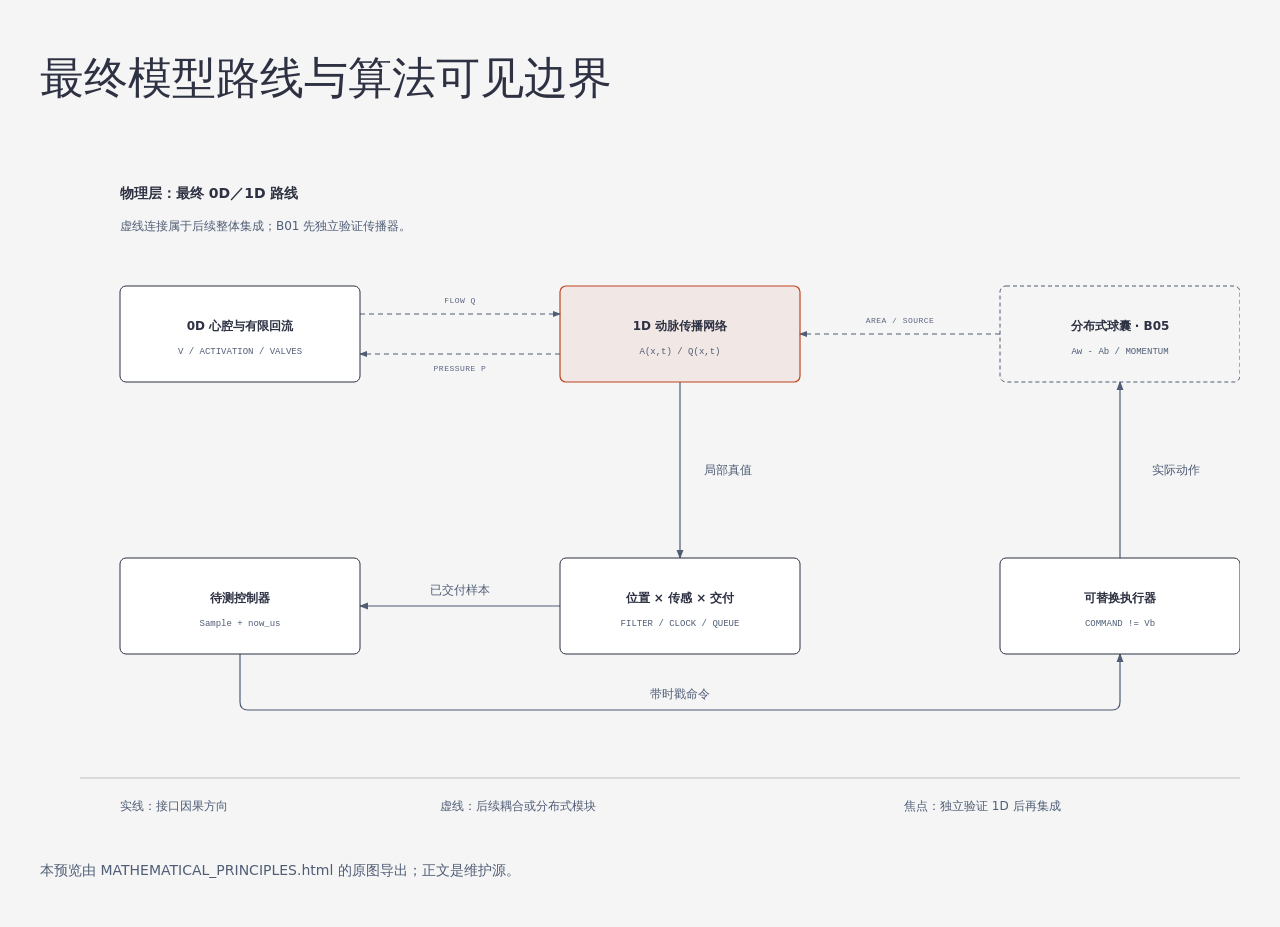
<file: docs/principles_assets/architecture.html>
<!doctype html>
<html lang="zh-CN"><head><meta charset="utf-8"><meta name="viewport" content="width=device-width,initial-scale=1"><title>最终模型路线与算法可见边界</title><style>
:root{color-scheme:light;--paper:#f5f5f5;--paper2:#ececec;--ink:#2d3142;--muted:#4f5d75;--soft:#5a6580;--accent:#bf4520;--tint:rgba(191,69,32,.08);--link:#2e5aa8;--rule:rgba(45,49,66,.12);--sans:'Geist','Noto Sans SC','PingFang SC','Microsoft YaHei',system-ui,sans-serif;--serif:'Instrument Serif','Noto Serif SC','Songti SC','SimSun',serif;--mono:'Geist Mono',Consolas,ui-monospace,monospace}
*{box-sizing:border-box}html{scroll-behavior:smooth}body{margin:0;background:var(--paper);color:var(--ink);font-family:var(--sans);font-size:17px;line-height:1.85}a{color:var(--link);text-underline-offset:3px}a:focus-visible,summary:focus-visible{outline:2px solid var(--accent);outline-offset:4px}header,main,footer{max-width:1440px;margin:auto;padding:32px 40px}header{padding-top:60px;border-bottom:1px solid var(--rule)}.eyebrow{font-family:var(--mono);font-size:12px;letter-spacing:.12em;color:var(--soft)}h1{font-family:var(--serif);font-size:44px;line-height:1.4;font-weight:400;margin:16px 0}h2{font-size:28px;line-height:1.5;font-weight:600;margin:64px 0 20px;scroll-margin-top:24px}h3{font-size:21px;line-height:1.55;margin:32px 0 12px}p{margin:12px 0}.lead{max-width:1000px;font-size:20px}.scope,.note,.record-scope{border-left:3px solid var(--accent);padding:12px 20px;background:var(--tint)}.scope strong{color:var(--accent)}nav{display:flex;flex-wrap:wrap;gap:8px 24px;margin:24px 0 0;padding:20px 0;border-top:1px solid var(--rule);font-size:15px}section{min-width:0}.reading-guide{display:grid;grid-template-columns:1.2fr 1fr;gap:24px;margin:24px 0}.reading-guide>div{border-top:1px solid var(--rule);padding-top:12px}.tag{display:inline-block;font-family:var(--mono);font-size:12px;padding:0 6px;border:1px solid var(--rule);border-radius:2px}.small,figcaption{font-size:14px;color:var(--muted)}code,pre{font-family:var(--mono)}code{font-size:.86em;overflow-wrap:anywhere}pre{font-size:13px;line-height:1.65;white-space:pre-wrap;overflow-wrap:anywhere;background:#fff;border:1px solid var(--rule);padding:16px;border-radius:6px}details{margin:14px 0;border-top:1px solid var(--rule);padding-top:8px}summary{cursor:pointer;color:var(--muted);font-size:14px}.equation{margin:22px 0;padding:20px 24px;background:#fff;border:1px solid var(--rule);border-radius:6px;overflow-x:auto}.equation math{font-size:1.15em;line-height:1.8;min-width:min-content}.equation>p{font-size:14px;color:var(--muted);margin-top:12px}.equation details{margin-bottom:0}.table-scroll{width:100%;overflow-x:auto;min-width:0;margin:20px 0}table{width:100%;border-collapse:collapse;font-size:14px;line-height:1.7}th{text-align:left;font-weight:600;background:var(--paper2)}td,th{padding:10px 12px;border-bottom:1px solid var(--rule);vertical-align:top}td:first-child{font-weight:500}td code.hash{font-size:11px;word-break:break-all}figure{margin:28px 0;min-width:0;max-width:100%}.diagram-container{width:100%;overflow-x:auto;min-width:0}.diagram-container svg{display:block;width:100%;min-width:1280px;height:auto}svg .node-name{font-family:var(--sans);font-size:12px;font-weight:600;fill:var(--ink)}svg .sub{font-family:var(--mono);font-size:9px;fill:var(--muted)}svg .cn{font-family:var(--sans);font-size:12px;font-weight:500;fill:var(--muted)}svg .label{font-family:var(--mono);font-size:8px;fill:var(--soft);letter-spacing:.06em}svg .group-name{font-family:var(--sans);font-size:14px;font-weight:600;fill:var(--ink)}svg .caption{font-family:var(--sans);font-size:12px;fill:var(--muted)}svg .node{fill:#fff;stroke:var(--ink);stroke-width:1}svg .focal{fill:var(--tint);stroke:var(--accent);stroke-width:1.2}svg .future{fill:var(--paper);stroke:var(--muted);stroke-width:1;stroke-dasharray:4 3}svg .arrow{fill:none;stroke:var(--muted);stroke-width:1.2}svg .planned{fill:none;stroke:var(--muted);stroke-width:1;stroke-dasharray:5 4}svg .mask{fill:var(--paper)}figcaption{margin:12px 0 0}.source{font-size:14px;color:var(--muted)}footer{font-size:14px;color:var(--muted);border-top:1px solid var(--rule);padding-bottom:60px}ul,ol{padding-left:24px}li{margin:6px 0}.key{font-weight:600}.evidence-generated h3{margin-top:36px}.evidence-generated table{font-size:13px}.equation-number{font:12px var(--mono);color:var(--soft);margin-bottom:10px}
figure.scientific .diagram-container svg{min-width:1152px}
@media(max-width:720px){header,main,footer{padding:24px 18px}header{padding-top:36px}h1{font-size:32px}h2{font-size:24px;margin-top:48px}.lead{font-size:18px}.reading-guide{grid-template-columns:1fr}.equation{padding:16px}body{font-size:16px}}
@media print{html{scroll-behavior:auto}header,main,footer{max-width:none;padding:12px 0}body{font-size:11pt}.diagram-container{overflow-x:visible}.diagram-container svg,figure.scientific .diagram-container svg{min-width:0}h2{break-after:avoid;margin-top:28px}figure,.equation,tr{break-inside:avoid}a{color:inherit}details:not([open])>pre{display:none}}
</style></head><body><main><h1>最终模型路线与算法可见边界</h1><div class="diagram-container"><svg viewBox="0 0 1280 720" role="img" aria-labelledby="principles-architecture-title principles-architecture-desc" xmlns="http://www.w3.org/2000/svg">
<title id="principles-architecture-title">最终模型路线与算法可见边界</title>
<desc id="principles-architecture-desc">0D 心脏与 1D 动脉交换压力和流量，分布式球囊受执行器驱动；控制器只能经测量链获得已交付样本。</desc>
<defs><marker id="pa-arrow" markerWidth="8" markerHeight="6" refX="7" refY="3" orient="auto"><polygon points="0 0,8 3,0 6" fill="#4f5d75"/></marker><marker id="pa-accent" markerWidth="8" markerHeight="6" refX="7" refY="3" orient="auto"><polygon points="0 0,8 3,0 6" fill="#bf4520"/></marker><marker id="pa-link" markerWidth="8" markerHeight="6" refX="7" refY="3" orient="auto"><polygon points="0 0,8 3,0 6" fill="#2e5aa8"/></marker></defs>
<rect width="1280" height="720" fill="#f5f5f5"/>
<text x="80" y="72" class="group-name">物理层：最终 0D／1D 路线</text><text x="80" y="104" class="caption">虚线连接属于后续整体集成；B01 先独立验证传播器。</text>
<line x1="320" y1="188" x2="520" y2="188" class="planned" marker-end="url(#pa-arrow)"/><line x1="520" y1="228" x2="320" y2="228" class="planned" marker-end="url(#pa-arrow)"/>
<rect x="392" y="168" width="56" height="12" class="mask"/><text x="420" y="177" class="label" text-anchor="middle">FLOW Q</text><rect x="384" y="236" width="72" height="12" class="mask"/><text x="420" y="245" class="label" text-anchor="middle">PRESSURE P</text>
<line x1="960" y1="208" x2="760" y2="208" class="planned" marker-end="url(#pa-arrow)"/><rect x="816" y="188" width="88" height="12" class="mask"/><text x="860" y="197" class="label" text-anchor="middle">AREA / SOURCE</text>
<line x1="640" y1="256" x2="640" y2="432" class="arrow" marker-end="url(#pa-arrow)"/><rect x="648" y="336" width="80" height="16" class="mask"/><text x="688" y="348" class="cn" text-anchor="middle">局部真值</text>
<line x1="520" y1="480" x2="320" y2="480" class="arrow" marker-end="url(#pa-arrow)"/><rect x="372" y="456" width="96" height="16" class="mask"/><text x="420" y="468" class="cn" text-anchor="middle">已交付样本</text>
<line x1="1080" y1="432" x2="1080" y2="256" class="arrow" marker-end="url(#pa-arrow)"/><rect x="1088" y="336" width="96" height="16" class="mask"/><text x="1136" y="348" class="cn" text-anchor="middle">实际动作</text>
<path d="M200 528 V576 Q200 584 208 584 H1072 Q1080 584 1080 576 V528" class="arrow" marker-end="url(#pa-arrow)"/><rect x="592" y="560" width="96" height="16" class="mask"/><text x="640" y="572" class="cn" text-anchor="middle">带时戳命令</text>
<g><rect x="80" y="160" width="240" height="96" rx="6" class="node"/><text x="200" y="204" class="node-name" text-anchor="middle">0D 心腔与有限回流</text><text x="200" y="228" class="sub" text-anchor="middle">V / ACTIVATION / VALVES</text></g>
<g><rect x="520" y="160" width="240" height="96" rx="6" class="focal"/><text x="640" y="204" class="node-name" text-anchor="middle">1D 动脉传播网络</text><text x="640" y="228" class="sub" text-anchor="middle">A(x,t) / Q(x,t)</text></g>
<g><rect x="960" y="160" width="240" height="96" rx="6" class="future"/><text x="1080" y="204" class="node-name" text-anchor="middle">分布式球囊 · B05</text><text x="1080" y="228" class="sub" text-anchor="middle">Aw - Ab / MOMENTUM</text></g>
<g><rect x="80" y="432" width="240" height="96" rx="6" class="node"/><text x="200" y="476" class="node-name" text-anchor="middle">待测控制器</text><text x="200" y="500" class="sub" text-anchor="middle">Sample + now_us</text></g>
<g><rect x="520" y="432" width="240" height="96" rx="6" class="node"/><text x="640" y="476" class="node-name" text-anchor="middle">位置 × 传感 × 交付</text><text x="640" y="500" class="sub" text-anchor="middle">FILTER / CLOCK / QUEUE</text></g>
<g><rect x="960" y="432" width="240" height="96" rx="6" class="node"/><text x="1080" y="476" class="node-name" text-anchor="middle">可替换执行器</text><text x="1080" y="500" class="sub" text-anchor="middle">COMMAND != Vb</text></g>
<line x1="40" y1="652" x2="1240" y2="652" stroke="#bfc0c0"/><text x="80" y="684" class="cn">实线：接口因果方向</text><text x="400" y="684" class="cn">虚线：后续耦合或分布式模块</text><text x="864" y="684" class="cn">焦点：独立验证 1D 后再集成</text>
</svg></div><p class="small">本预览由 MATHEMATICAL_PRINCIPLES.html 的原图导出；正文是维护源。</p></main></body></html>
</file>
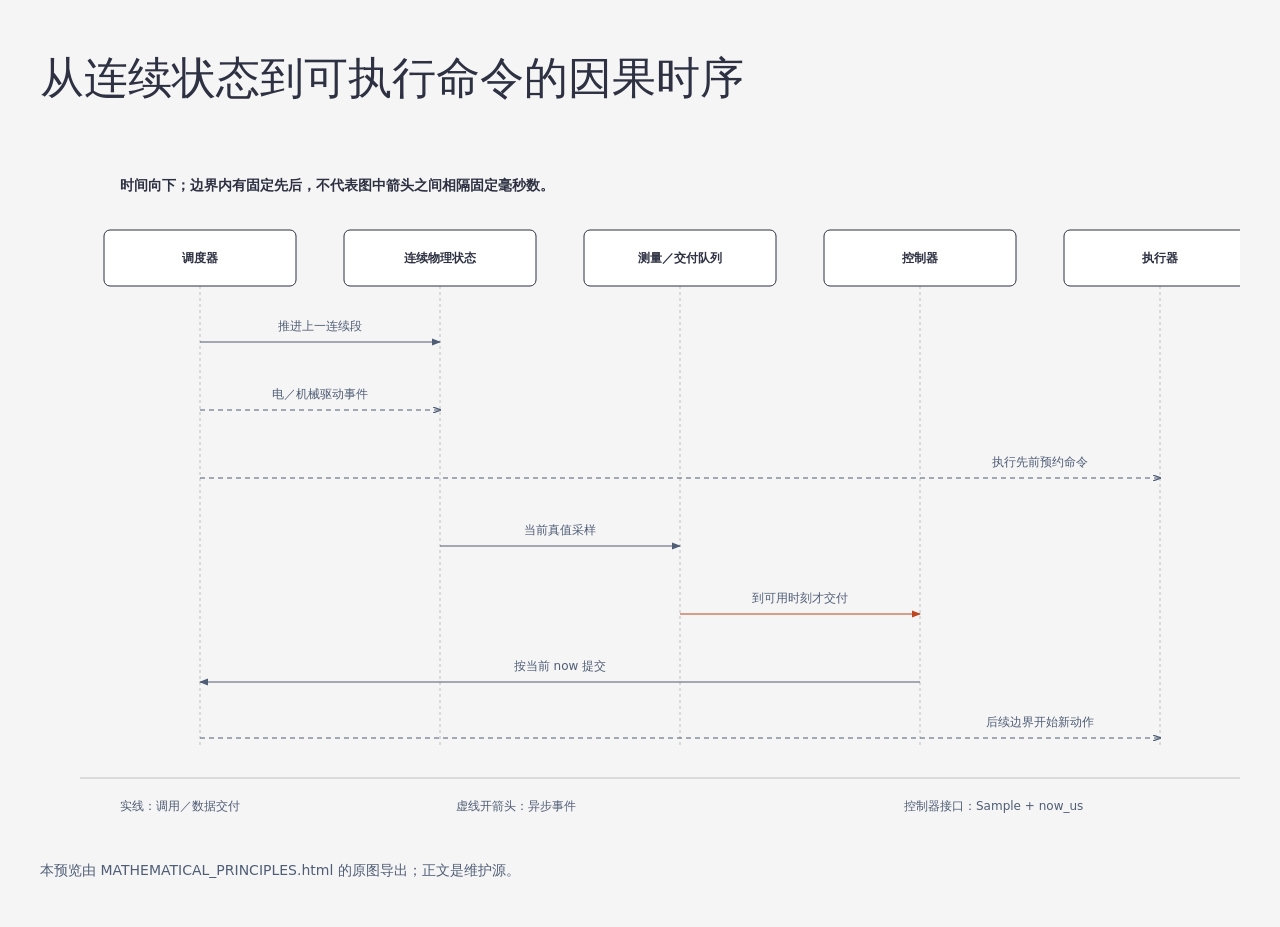
<file: docs/principles_assets/causal_sequence.html>
<!doctype html>
<html lang="zh-CN"><head><meta charset="utf-8"><meta name="viewport" content="width=device-width,initial-scale=1"><title>从连续状态到可执行命令的因果时序</title><style>
:root{color-scheme:light;--paper:#f5f5f5;--paper2:#ececec;--ink:#2d3142;--muted:#4f5d75;--soft:#5a6580;--accent:#bf4520;--tint:rgba(191,69,32,.08);--link:#2e5aa8;--rule:rgba(45,49,66,.12);--sans:'Geist','Noto Sans SC','PingFang SC','Microsoft YaHei',system-ui,sans-serif;--serif:'Instrument Serif','Noto Serif SC','Songti SC','SimSun',serif;--mono:'Geist Mono',Consolas,ui-monospace,monospace}
*{box-sizing:border-box}html{scroll-behavior:smooth}body{margin:0;background:var(--paper);color:var(--ink);font-family:var(--sans);font-size:17px;line-height:1.85}a{color:var(--link);text-underline-offset:3px}a:focus-visible,summary:focus-visible{outline:2px solid var(--accent);outline-offset:4px}header,main,footer{max-width:1440px;margin:auto;padding:32px 40px}header{padding-top:60px;border-bottom:1px solid var(--rule)}.eyebrow{font-family:var(--mono);font-size:12px;letter-spacing:.12em;color:var(--soft)}h1{font-family:var(--serif);font-size:44px;line-height:1.4;font-weight:400;margin:16px 0}h2{font-size:28px;line-height:1.5;font-weight:600;margin:64px 0 20px;scroll-margin-top:24px}h3{font-size:21px;line-height:1.55;margin:32px 0 12px}p{margin:12px 0}.lead{max-width:1000px;font-size:20px}.scope,.note,.record-scope{border-left:3px solid var(--accent);padding:12px 20px;background:var(--tint)}.scope strong{color:var(--accent)}nav{display:flex;flex-wrap:wrap;gap:8px 24px;margin:24px 0 0;padding:20px 0;border-top:1px solid var(--rule);font-size:15px}section{min-width:0}.reading-guide{display:grid;grid-template-columns:1.2fr 1fr;gap:24px;margin:24px 0}.reading-guide>div{border-top:1px solid var(--rule);padding-top:12px}.tag{display:inline-block;font-family:var(--mono);font-size:12px;padding:0 6px;border:1px solid var(--rule);border-radius:2px}.small,figcaption{font-size:14px;color:var(--muted)}code,pre{font-family:var(--mono)}code{font-size:.86em;overflow-wrap:anywhere}pre{font-size:13px;line-height:1.65;white-space:pre-wrap;overflow-wrap:anywhere;background:#fff;border:1px solid var(--rule);padding:16px;border-radius:6px}details{margin:14px 0;border-top:1px solid var(--rule);padding-top:8px}summary{cursor:pointer;color:var(--muted);font-size:14px}.equation{margin:22px 0;padding:20px 24px;background:#fff;border:1px solid var(--rule);border-radius:6px;overflow-x:auto}.equation math{font-size:1.15em;line-height:1.8;min-width:min-content}.equation>p{font-size:14px;color:var(--muted);margin-top:12px}.equation details{margin-bottom:0}.table-scroll{width:100%;overflow-x:auto;min-width:0;margin:20px 0}table{width:100%;border-collapse:collapse;font-size:14px;line-height:1.7}th{text-align:left;font-weight:600;background:var(--paper2)}td,th{padding:10px 12px;border-bottom:1px solid var(--rule);vertical-align:top}td:first-child{font-weight:500}td code.hash{font-size:11px;word-break:break-all}figure{margin:28px 0;min-width:0;max-width:100%}.diagram-container{width:100%;overflow-x:auto;min-width:0}.diagram-container svg{display:block;width:100%;min-width:1280px;height:auto}svg .node-name{font-family:var(--sans);font-size:12px;font-weight:600;fill:var(--ink)}svg .sub{font-family:var(--mono);font-size:9px;fill:var(--muted)}svg .cn{font-family:var(--sans);font-size:12px;font-weight:500;fill:var(--muted)}svg .label{font-family:var(--mono);font-size:8px;fill:var(--soft);letter-spacing:.06em}svg .group-name{font-family:var(--sans);font-size:14px;font-weight:600;fill:var(--ink)}svg .caption{font-family:var(--sans);font-size:12px;fill:var(--muted)}svg .node{fill:#fff;stroke:var(--ink);stroke-width:1}svg .focal{fill:var(--tint);stroke:var(--accent);stroke-width:1.2}svg .future{fill:var(--paper);stroke:var(--muted);stroke-width:1;stroke-dasharray:4 3}svg .arrow{fill:none;stroke:var(--muted);stroke-width:1.2}svg .planned{fill:none;stroke:var(--muted);stroke-width:1;stroke-dasharray:5 4}svg .mask{fill:var(--paper)}figcaption{margin:12px 0 0}.source{font-size:14px;color:var(--muted)}footer{font-size:14px;color:var(--muted);border-top:1px solid var(--rule);padding-bottom:60px}ul,ol{padding-left:24px}li{margin:6px 0}.key{font-weight:600}.evidence-generated h3{margin-top:36px}.evidence-generated table{font-size:13px}.equation-number{font:12px var(--mono);color:var(--soft);margin-bottom:10px}
figure.scientific .diagram-container svg{min-width:1152px}
@media(max-width:720px){header,main,footer{padding:24px 18px}header{padding-top:36px}h1{font-size:32px}h2{font-size:24px;margin-top:48px}.lead{font-size:18px}.reading-guide{grid-template-columns:1fr}.equation{padding:16px}body{font-size:16px}}
@media print{html{scroll-behavior:auto}header,main,footer{max-width:none;padding:12px 0}body{font-size:11pt}.diagram-container{overflow-x:visible}.diagram-container svg,figure.scientific .diagram-container svg{min-width:0}h2{break-after:avoid;margin-top:28px}figure,.equation,tr{break-inside:avoid}a{color:inherit}details:not([open])>pre{display:none}}
</style></head><body><main><h1>从连续状态到可执行命令的因果时序</h1><div class="diagram-container"><svg viewBox="0 0 1280 720" role="img" aria-labelledby="principles-sequence-title principles-sequence-desc" xmlns="http://www.w3.org/2000/svg">
<title id="principles-sequence-title">从连续状态到可执行命令的因果时序</title>
<desc id="principles-sequence-desc">调度器先推进连续状态，依次处理既有事件、采样和交付，控制器才提交新命令，执行器在后续边界开始实际动作。</desc>
<defs><marker id="ps-arrow" markerWidth="8" markerHeight="6" refX="7" refY="3" orient="auto"><polygon points="0 0,8 3,0 6" fill="#4f5d75"/></marker><marker id="ps-accent" markerWidth="8" markerHeight="6" refX="7" refY="3" orient="auto"><polygon points="0 0,8 3,0 6" fill="#bf4520"/></marker><marker id="ps-link" markerWidth="8" markerHeight="6" refX="7" refY="3" orient="auto"><polygon points="0 0,8 3,0 6" fill="#2e5aa8"/></marker><marker id="ps-open" markerWidth="8" markerHeight="6" refX="7" refY="3" orient="auto"><polyline points="0 0,8 3,0 6" fill="none" stroke="#4f5d75" stroke-width="1.2"/></marker></defs>
<rect width="1280" height="720" fill="#f5f5f5"/>
<text x="80" y="64" class="group-name">时间向下；边界内有固定先后，不代表图中箭头之间相隔固定毫秒数。</text>
<g stroke="#bfc0c0" stroke-dasharray="3 3"><line x1="160" y1="160" x2="160" y2="620"/><line x1="400" y1="160" x2="400" y2="620"/><line x1="640" y1="160" x2="640" y2="620"/><line x1="880" y1="160" x2="880" y2="620"/><line x1="1120" y1="160" x2="1120" y2="620"/></g>
<line x1="160" y1="216" x2="400" y2="216" class="arrow" marker-end="url(#ps-arrow)"/><rect x="220" y="192" width="120" height="16" class="mask"/><text x="280" y="204" class="cn" text-anchor="middle">推进上一连续段</text>
<line x1="160" y1="284" x2="400" y2="284" class="planned" marker-end="url(#ps-open)"/><rect x="220" y="260" width="120" height="16" class="mask"/><text x="280" y="272" class="cn" text-anchor="middle">电／机械驱动事件</text>
<line x1="160" y1="352" x2="1120" y2="352" class="planned" marker-end="url(#ps-open)"/><rect x="940" y="328" width="120" height="16" class="mask"/><text x="1000" y="340" class="cn" text-anchor="middle">执行先前预约命令</text>
<line x1="400" y1="420" x2="640" y2="420" class="arrow" marker-end="url(#ps-arrow)"/><rect x="472" y="396" width="96" height="16" class="mask"/><text x="520" y="408" class="cn" text-anchor="middle">当前真值采样</text>
<line x1="640" y1="488" x2="880" y2="488" stroke="#bf4520" stroke-width="1.2" marker-end="url(#ps-accent)"/><rect x="700" y="464" width="120" height="16" class="mask"/><text x="760" y="476" class="cn" text-anchor="middle">到可用时刻才交付</text>
<line x1="880" y1="556" x2="160" y2="556" class="arrow" marker-end="url(#ps-arrow)"/><rect x="460" y="532" width="120" height="16" class="mask"/><text x="520" y="544" class="cn" text-anchor="middle">按当前 now 提交</text>
<line x1="160" y1="612" x2="1120" y2="612" class="planned" marker-end="url(#ps-open)"/><rect x="928" y="588" width="144" height="16" class="mask"/><text x="1000" y="600" class="cn" text-anchor="middle">后续边界开始新动作</text>
<g><rect x="64" y="104" width="192" height="56" rx="6" class="node"/><text x="160" y="136" class="node-name" text-anchor="middle">调度器</text><rect x="304" y="104" width="192" height="56" rx="6" class="node"/><text x="400" y="136" class="node-name" text-anchor="middle">连续物理状态</text><rect x="544" y="104" width="192" height="56" rx="6" class="node"/><text x="640" y="136" class="node-name" text-anchor="middle">测量／交付队列</text><rect x="784" y="104" width="192" height="56" rx="6" class="node"/><text x="880" y="136" class="node-name" text-anchor="middle">控制器</text><rect x="1024" y="104" width="192" height="56" rx="6" class="node"/><text x="1120" y="136" class="node-name" text-anchor="middle">执行器</text></g>
<line x1="40" y1="652" x2="1240" y2="652" stroke="#bfc0c0"/><text x="80" y="684" class="cn">实线：调用／数据交付</text><text x="416" y="684" class="cn">虚线开箭头：异步事件</text><text x="864" y="684" class="cn">控制器接口：Sample + now_us</text>
</svg></div><p class="small">本预览由 MATHEMATICAL_PRINCIPLES.html 的原图导出；正文是维护源。</p></main></body></html>
</file>
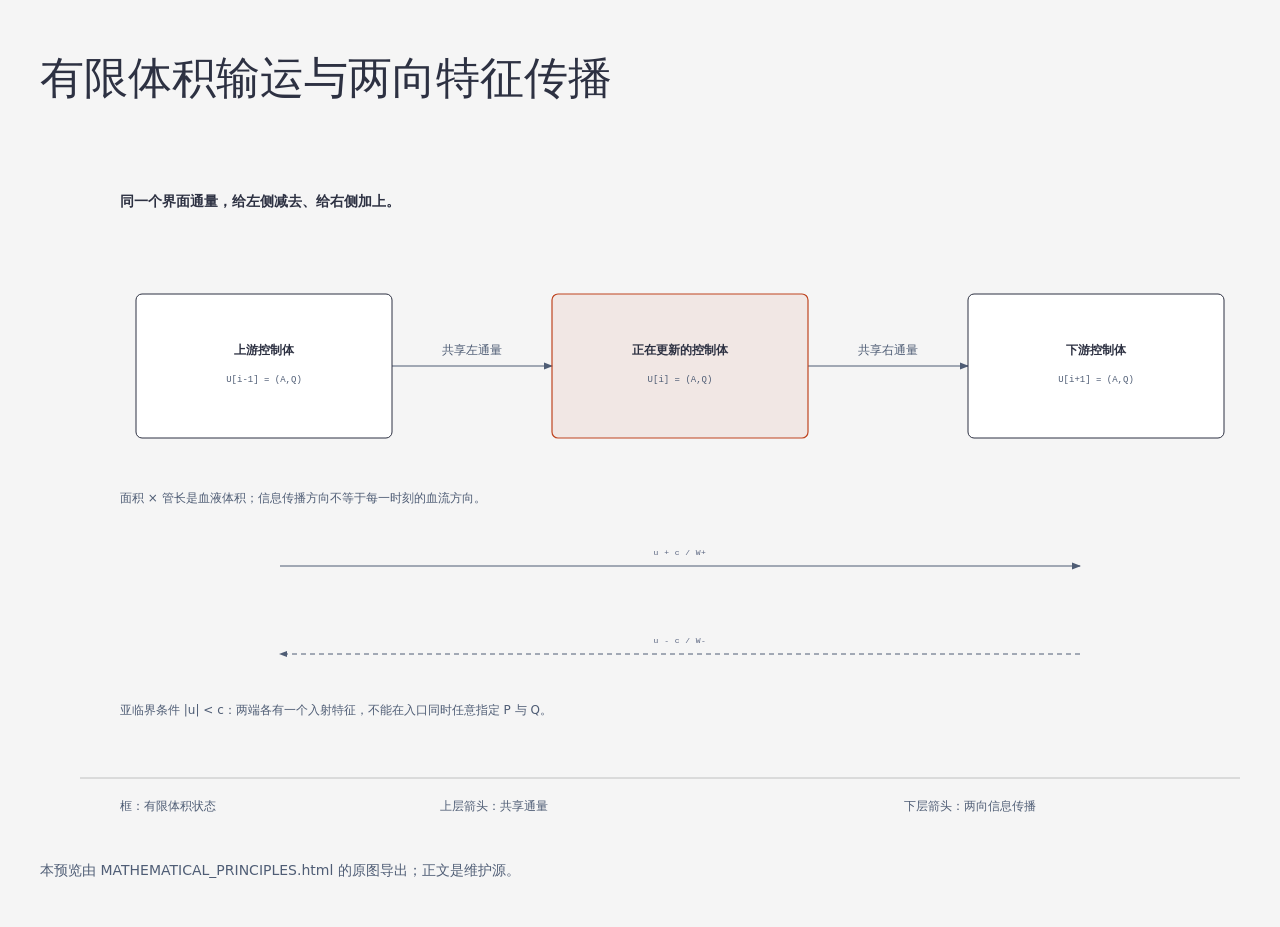
<file: docs/principles_assets/control_volumes.html>
<!doctype html>
<html lang="zh-CN"><head><meta charset="utf-8"><meta name="viewport" content="width=device-width,initial-scale=1"><title>有限体积输运与两向特征传播</title><style>
:root{color-scheme:light;--paper:#f5f5f5;--paper2:#ececec;--ink:#2d3142;--muted:#4f5d75;--soft:#5a6580;--accent:#bf4520;--tint:rgba(191,69,32,.08);--link:#2e5aa8;--rule:rgba(45,49,66,.12);--sans:'Geist','Noto Sans SC','PingFang SC','Microsoft YaHei',system-ui,sans-serif;--serif:'Instrument Serif','Noto Serif SC','Songti SC','SimSun',serif;--mono:'Geist Mono',Consolas,ui-monospace,monospace}
*{box-sizing:border-box}html{scroll-behavior:smooth}body{margin:0;background:var(--paper);color:var(--ink);font-family:var(--sans);font-size:17px;line-height:1.85}a{color:var(--link);text-underline-offset:3px}a:focus-visible,summary:focus-visible{outline:2px solid var(--accent);outline-offset:4px}header,main,footer{max-width:1440px;margin:auto;padding:32px 40px}header{padding-top:60px;border-bottom:1px solid var(--rule)}.eyebrow{font-family:var(--mono);font-size:12px;letter-spacing:.12em;color:var(--soft)}h1{font-family:var(--serif);font-size:44px;line-height:1.4;font-weight:400;margin:16px 0}h2{font-size:28px;line-height:1.5;font-weight:600;margin:64px 0 20px;scroll-margin-top:24px}h3{font-size:21px;line-height:1.55;margin:32px 0 12px}p{margin:12px 0}.lead{max-width:1000px;font-size:20px}.scope,.note,.record-scope{border-left:3px solid var(--accent);padding:12px 20px;background:var(--tint)}.scope strong{color:var(--accent)}nav{display:flex;flex-wrap:wrap;gap:8px 24px;margin:24px 0 0;padding:20px 0;border-top:1px solid var(--rule);font-size:15px}section{min-width:0}.reading-guide{display:grid;grid-template-columns:1.2fr 1fr;gap:24px;margin:24px 0}.reading-guide>div{border-top:1px solid var(--rule);padding-top:12px}.tag{display:inline-block;font-family:var(--mono);font-size:12px;padding:0 6px;border:1px solid var(--rule);border-radius:2px}.small,figcaption{font-size:14px;color:var(--muted)}code,pre{font-family:var(--mono)}code{font-size:.86em;overflow-wrap:anywhere}pre{font-size:13px;line-height:1.65;white-space:pre-wrap;overflow-wrap:anywhere;background:#fff;border:1px solid var(--rule);padding:16px;border-radius:6px}details{margin:14px 0;border-top:1px solid var(--rule);padding-top:8px}summary{cursor:pointer;color:var(--muted);font-size:14px}.equation{margin:22px 0;padding:20px 24px;background:#fff;border:1px solid var(--rule);border-radius:6px;overflow-x:auto}.equation math{font-size:1.15em;line-height:1.8;min-width:min-content}.equation>p{font-size:14px;color:var(--muted);margin-top:12px}.equation details{margin-bottom:0}.table-scroll{width:100%;overflow-x:auto;min-width:0;margin:20px 0}table{width:100%;border-collapse:collapse;font-size:14px;line-height:1.7}th{text-align:left;font-weight:600;background:var(--paper2)}td,th{padding:10px 12px;border-bottom:1px solid var(--rule);vertical-align:top}td:first-child{font-weight:500}td code.hash{font-size:11px;word-break:break-all}figure{margin:28px 0;min-width:0;max-width:100%}.diagram-container{width:100%;overflow-x:auto;min-width:0}.diagram-container svg{display:block;width:100%;min-width:1280px;height:auto}svg .node-name{font-family:var(--sans);font-size:12px;font-weight:600;fill:var(--ink)}svg .sub{font-family:var(--mono);font-size:9px;fill:var(--muted)}svg .cn{font-family:var(--sans);font-size:12px;font-weight:500;fill:var(--muted)}svg .label{font-family:var(--mono);font-size:8px;fill:var(--soft);letter-spacing:.06em}svg .group-name{font-family:var(--sans);font-size:14px;font-weight:600;fill:var(--ink)}svg .caption{font-family:var(--sans);font-size:12px;fill:var(--muted)}svg .node{fill:#fff;stroke:var(--ink);stroke-width:1}svg .focal{fill:var(--tint);stroke:var(--accent);stroke-width:1.2}svg .future{fill:var(--paper);stroke:var(--muted);stroke-width:1;stroke-dasharray:4 3}svg .arrow{fill:none;stroke:var(--muted);stroke-width:1.2}svg .planned{fill:none;stroke:var(--muted);stroke-width:1;stroke-dasharray:5 4}svg .mask{fill:var(--paper)}figcaption{margin:12px 0 0}.source{font-size:14px;color:var(--muted)}footer{font-size:14px;color:var(--muted);border-top:1px solid var(--rule);padding-bottom:60px}ul,ol{padding-left:24px}li{margin:6px 0}.key{font-weight:600}.evidence-generated h3{margin-top:36px}.evidence-generated table{font-size:13px}.equation-number{font:12px var(--mono);color:var(--soft);margin-bottom:10px}
figure.scientific .diagram-container svg{min-width:1152px}
@media(max-width:720px){header,main,footer{padding:24px 18px}header{padding-top:36px}h1{font-size:32px}h2{font-size:24px;margin-top:48px}.lead{font-size:18px}.reading-guide{grid-template-columns:1fr}.equation{padding:16px}body{font-size:16px}}
@media print{html{scroll-behavior:auto}header,main,footer{max-width:none;padding:12px 0}body{font-size:11pt}.diagram-container{overflow-x:visible}.diagram-container svg,figure.scientific .diagram-container svg{min-width:0}h2{break-after:avoid;margin-top:28px}figure,.equation,tr{break-inside:avoid}a{color:inherit}details:not([open])>pre{display:none}}
</style></head><body><main><h1>有限体积输运与两向特征传播</h1><div class="diagram-container"><svg viewBox="0 0 1280 720" role="img" aria-labelledby="principles-control-volume-title principles-control-volume-desc" xmlns="http://www.w3.org/2000/svg">
<title id="principles-control-volume-title">有限体积输运与两向特征传播</title>
<desc id="principles-control-volume-desc">相邻控制体共享同一个界面通量，内部通量逐对抵消；亚临界流中信息沿 u 加 c 与 u 减 c 两个特征方向传播。</desc>
<defs><marker id="pc-arrow" markerWidth="8" markerHeight="6" refX="7" refY="3" orient="auto"><polygon points="0 0,8 3,0 6" fill="#4f5d75"/></marker><marker id="pc-accent" markerWidth="8" markerHeight="6" refX="7" refY="3" orient="auto"><polygon points="0 0,8 3,0 6" fill="#bf4520"/></marker><marker id="pc-link" markerWidth="8" markerHeight="6" refX="7" refY="3" orient="auto"><polygon points="0 0,8 3,0 6" fill="#2e5aa8"/></marker></defs>
<rect width="1280" height="720" fill="#f5f5f5"/>
<text x="80" y="80" class="group-name">同一个界面通量，给左侧减去、给右侧加上。</text>
<line x1="352" y1="240" x2="512" y2="240" class="arrow" marker-end="url(#pc-arrow)"/><line x1="768" y1="240" x2="928" y2="240" class="arrow" marker-end="url(#pc-arrow)"/>
<rect x="384" y="216" width="96" height="16" class="mask"/><text x="432" y="228" class="cn" text-anchor="middle">共享左通量</text><rect x="800" y="216" width="96" height="16" class="mask"/><text x="848" y="228" class="cn" text-anchor="middle">共享右通量</text>
<line x1="240" y1="440" x2="1040" y2="440" class="arrow" marker-end="url(#pc-arrow)"/><rect x="592" y="420" width="96" height="12" class="mask"/><text x="640" y="429" class="label" text-anchor="middle">u + c / W+</text>
<line x1="1040" y1="528" x2="240" y2="528" class="planned" marker-end="url(#pc-arrow)"/><rect x="592" y="508" width="96" height="12" class="mask"/><text x="640" y="517" class="label" text-anchor="middle">u - c / W-</text>
<g><rect x="96" y="168" width="256" height="144" rx="6" class="node"/><text x="224" y="228" class="node-name" text-anchor="middle">上游控制体</text><text x="224" y="256" class="sub" text-anchor="middle">U[i-1] = (A,Q)</text><rect x="512" y="168" width="256" height="144" rx="6" class="focal"/><text x="640" y="228" class="node-name" text-anchor="middle">正在更新的控制体</text><text x="640" y="256" class="sub" text-anchor="middle">U[i] = (A,Q)</text><rect x="928" y="168" width="256" height="144" rx="6" class="node"/><text x="1056" y="228" class="node-name" text-anchor="middle">下游控制体</text><text x="1056" y="256" class="sub" text-anchor="middle">U[i+1] = (A,Q)</text></g>
<text x="80" y="376" class="caption">面积 × 管长是血液体积；信息传播方向不等于每一时刻的血流方向。</text><text x="80" y="588" class="caption">亚临界条件 |u| &lt; c：两端各有一个入射特征，不能在入口同时任意指定 P 与 Q。</text>
<line x1="40" y1="652" x2="1240" y2="652" stroke="#bfc0c0"/><text x="80" y="684" class="cn">框：有限体积状态</text><text x="400" y="684" class="cn">上层箭头：共享通量</text><text x="864" y="684" class="cn">下层箭头：两向信息传播</text>
</svg></div><p class="small">本预览由 MATHEMATICAL_PRINCIPLES.html 的原图导出；正文是维护源。</p></main></body></html>
</file>
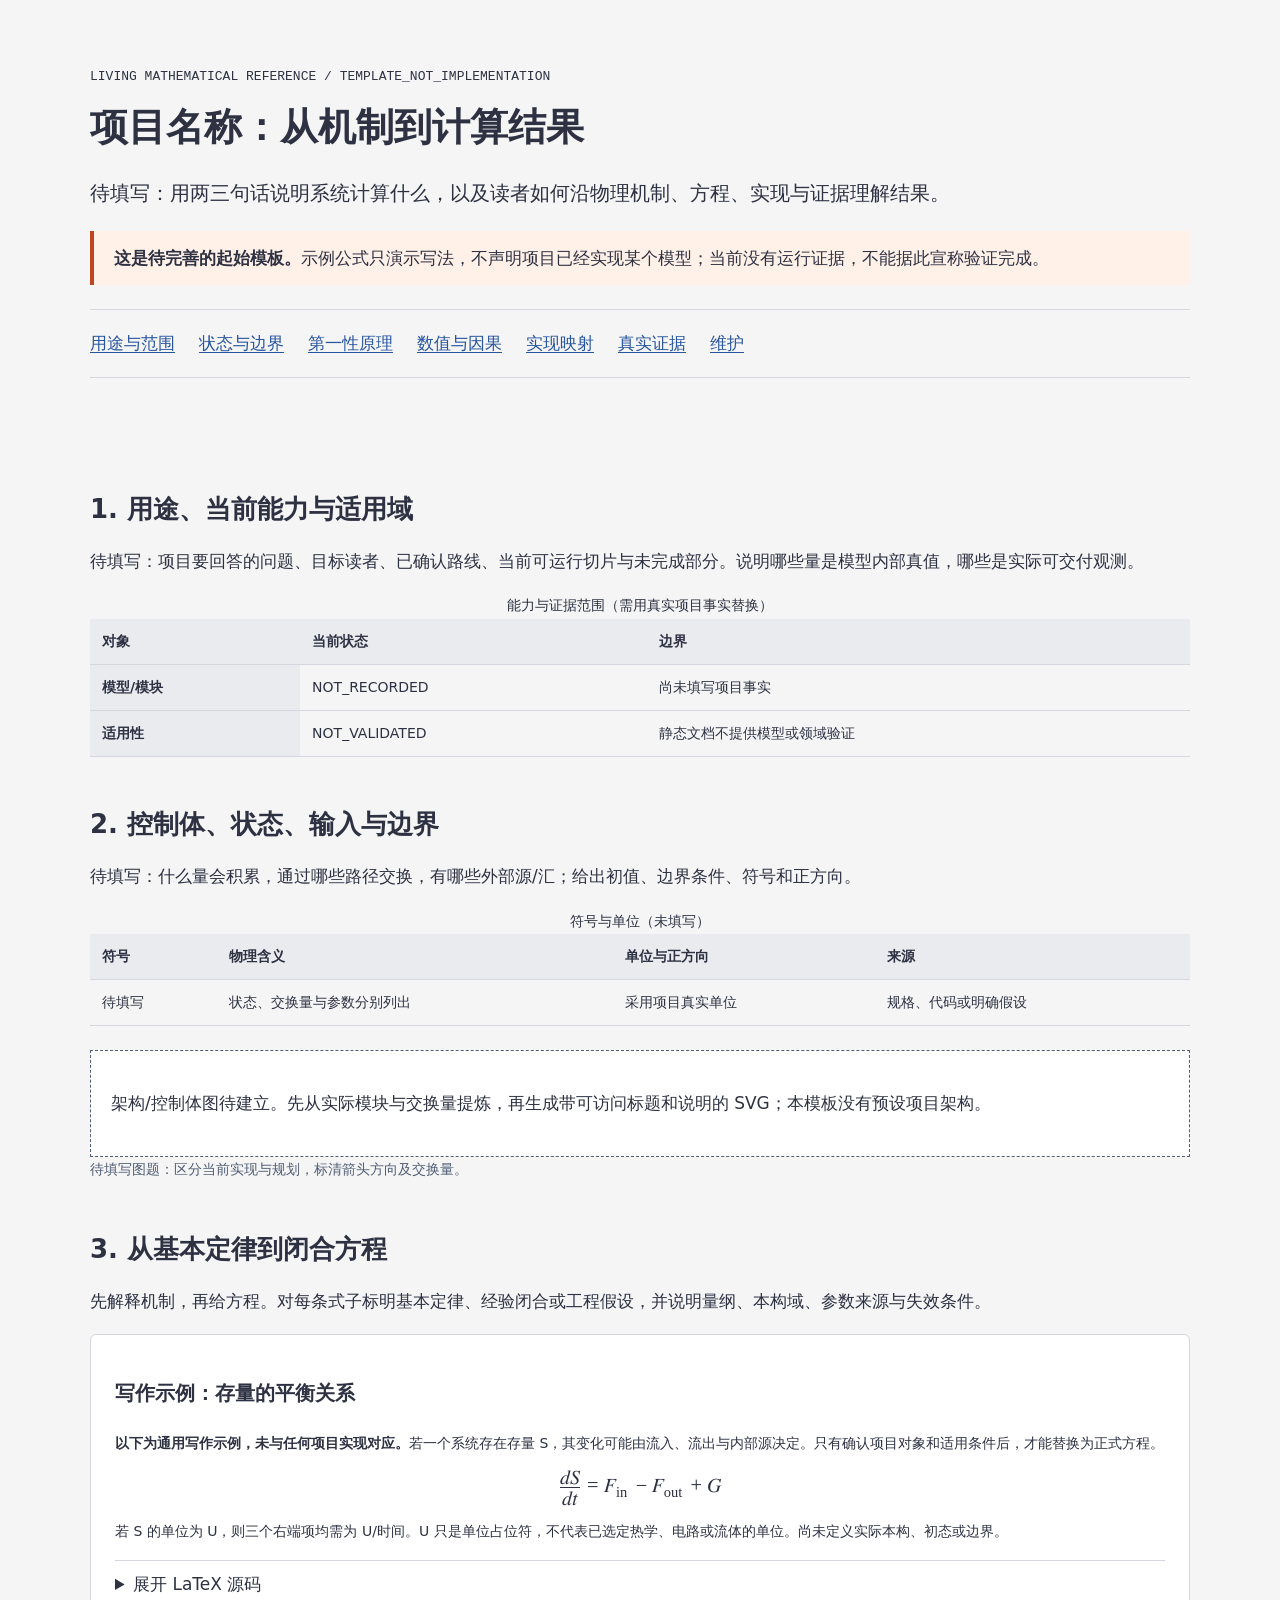
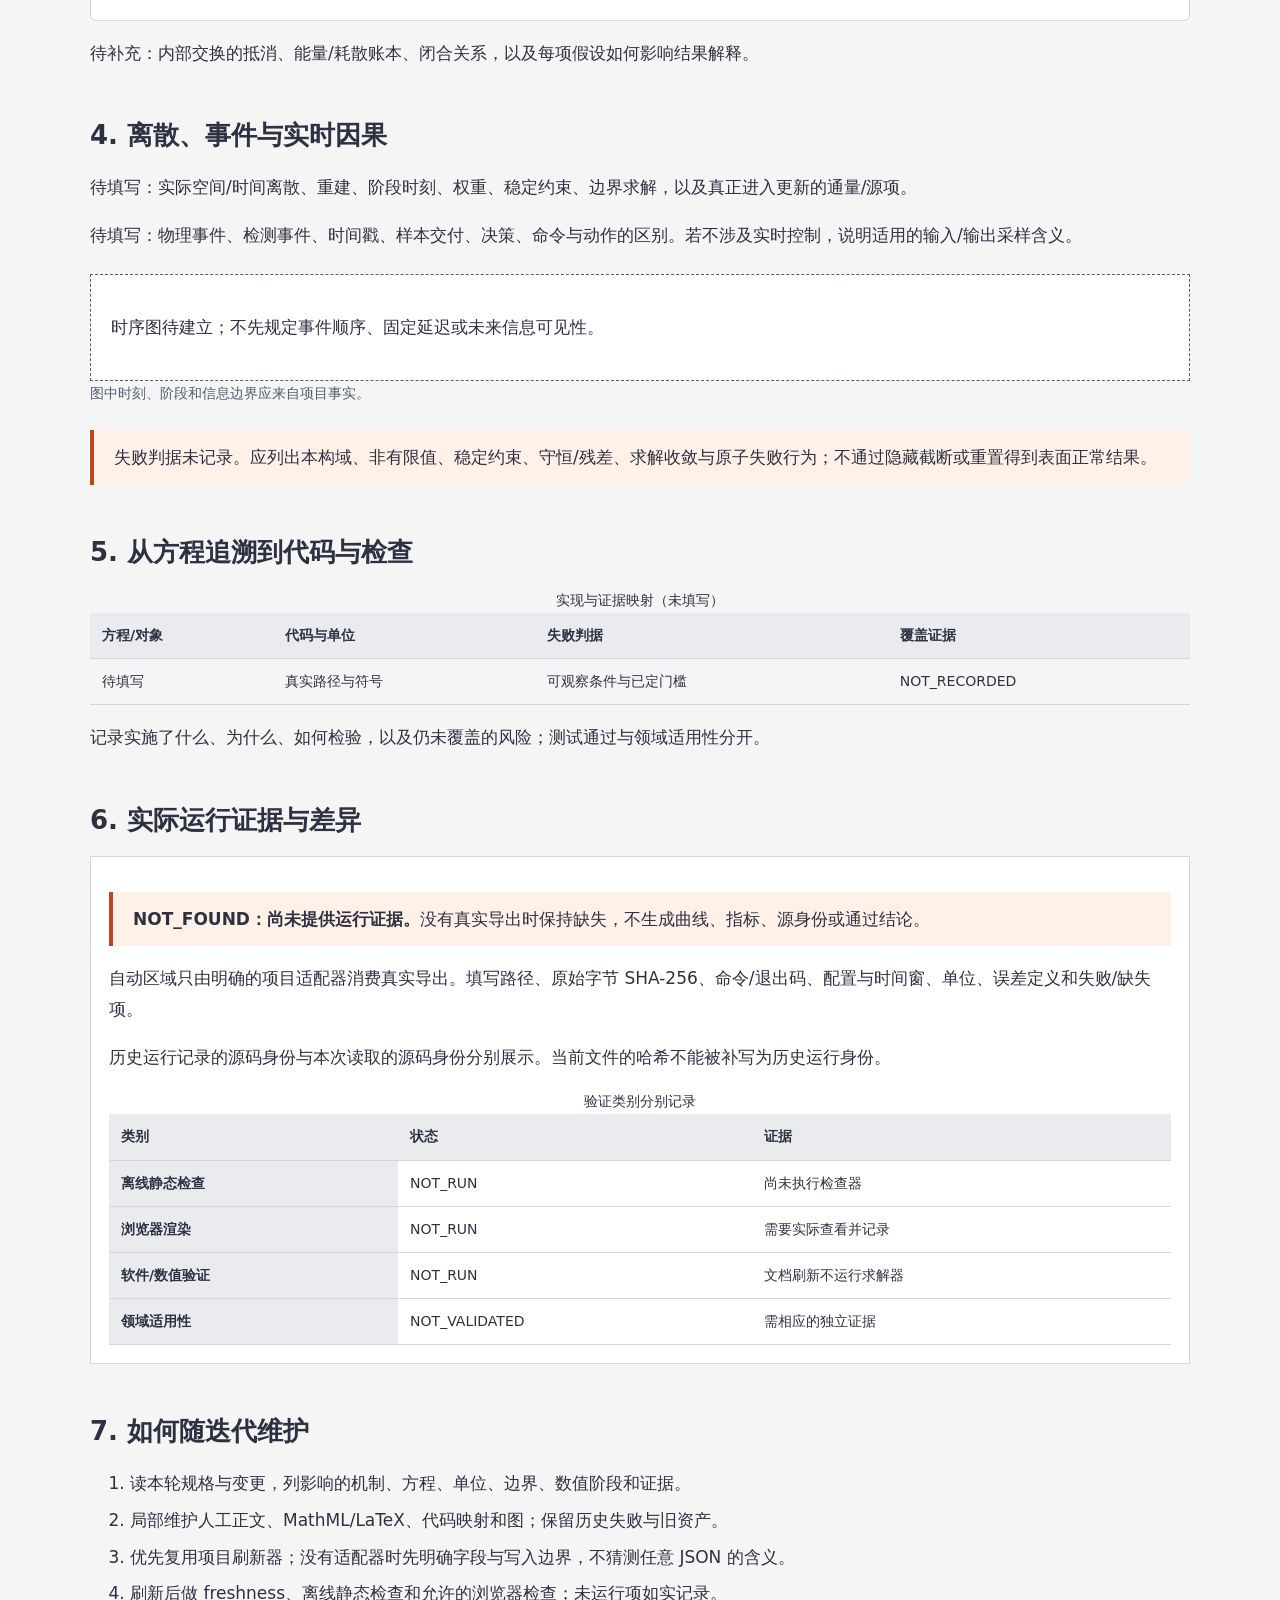
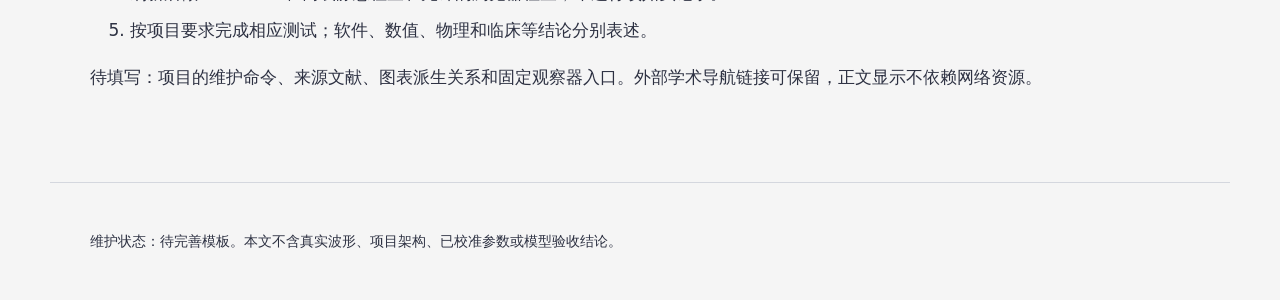
<file: skills/mathematical-principles/assets/principles-template.html>
<!doctype html>
<html lang="zh-CN">
<head>
<meta charset="utf-8">
<meta name="viewport" content="width=device-width,initial-scale=1">
<meta name="description" content="待完善的数理原理文档：第一性原理、实现、真实证据与适用域。">
<title>项目名称 · 数理原理（待完善模板）</title>
<style>
:root{color-scheme:light;--paper:#f5f5f5;--card:#fff;--ink:#2d3142;--muted:#4f5d75;--accent:#bf4520;--link:#2855a0;--rule:#d4d7de;--tint:#fff0e8;--sans:"Noto Sans SC","Microsoft YaHei",system-ui,sans-serif;--mono:Consolas,ui-monospace,monospace}
*{box-sizing:border-box}html{scroll-behavior:smooth}body{margin:0;background:var(--paper);color:var(--ink);font:17px/1.8 var(--sans)}header,main,footer{max-width:1180px;margin:auto;padding:32px 40px}header{padding-top:52px}h1{font-size:38px;line-height:1.4;margin:12px 0}h2{font-size:26px;line-height:1.5;margin:48px 0 16px;scroll-margin-top:20px}h3{font-size:20px}a{color:var(--link);text-underline-offset:3px}a:focus-visible,summary:focus-visible{outline:3px solid var(--accent);outline-offset:4px}.skip{position:absolute;left:8px;top:-100px;background:var(--card);padding:8px}.skip:focus{top:8px}nav{display:flex;flex-wrap:wrap;gap:8px 24px;padding:18px 0;border-block:1px solid var(--rule);margin-top:24px}.lead{font-size:20px;max-width:920px}.notice{background:var(--tint);border-left:4px solid var(--accent);padding:12px 20px}.muted,figcaption{color:var(--muted);font-size:14px}.status{font-family:var(--mono);font-size:13px}.table-scroll,.figure-slot{max-width:100%;overflow-x:auto}table{width:100%;border-collapse:collapse;font-size:14px}th,td{text-align:left;vertical-align:top;border-bottom:1px solid var(--rule);padding:10px 12px}th{background:#e9ebef}code,pre{font-family:var(--mono);font-size:.87em}code{overflow-wrap:anywhere}pre{white-space:pre-wrap;overflow-wrap:anywhere;background:var(--card);padding:16px;border:1px solid var(--rule);border-radius:6px}.equation{padding:20px 24px;background:var(--card);border:1px solid var(--rule);border-radius:6px;overflow-x:auto}.equation math{font-size:1.2em}.equation>p{font-size:14px}.equation details{border-top:1px solid var(--rule);margin-top:16px;padding-top:8px}summary{cursor:pointer}figure{margin:24px 0}.figure-slot{border:1px dashed var(--muted);padding:20px;background:var(--card)}footer{border-top:1px solid var(--rule);margin-top:40px;font-size:14px}.evidence-generated{padding:18px;border:1px solid var(--rule);background:var(--card)}li{margin:6px 0}@media(max-width:720px){header,main,footer{padding:24px 18px}h1{font-size:30px}h2{font-size:23px}.lead{font-size:18px}body{font-size:16px}.equation{padding:16px}}@media(prefers-reduced-motion:reduce){html{scroll-behavior:auto}}@media print{body{background:#fff;font-size:11pt}header,main,footer{max-width:none;padding:12px 0}nav{display:none}h2{break-after:avoid}.equation,figure,tr{break-inside:avoid}a{color:inherit}}
</style>
</head>
<body>
<a class="skip" href="#main">跳到正文</a>
<header>
<p class="status">LIVING MATHEMATICAL REFERENCE / TEMPLATE_NOT_IMPLEMENTATION</p>
<h1>项目名称：从机制到计算结果</h1>
<p class="lead">待填写：用两三句话说明系统计算什么，以及读者如何沿物理机制、方程、实现与证据理解结果。</p>
<p class="notice"><strong>这是待完善的起始模板。</strong>示例公式只演示写法，不声明项目已经实现某个模型；当前没有运行证据，不能据此宣称验证完成。</p>
<nav aria-label="文档目录">
<a href="#scope">用途与范围</a><a href="#system">状态与边界</a><a href="#principles">第一性原理</a><a href="#numerics">数值与因果</a><a href="#mapping">实现映射</a><a href="#evidence">真实证据</a><a href="#maintenance">维护</a>
</nav>
</header>
<main id="main">
<!-- PRINCIPLES_NARRATIVE_START -->
<section id="scope" aria-labelledby="scope-heading">
<h2 id="scope-heading">1. 用途、当前能力与适用域</h2>
<p>待填写：项目要回答的问题、目标读者、已确认路线、当前可运行切片与未完成部分。说明哪些量是模型内部真值，哪些是实际可交付观测。</p>
<div class="table-scroll"><table>
<caption>能力与证据范围（需用真实项目事实替换）</caption>
<thead><tr><th scope="col">对象</th><th scope="col">当前状态</th><th scope="col">边界</th></tr></thead>
<tbody><tr><th scope="row">模型/模块</th><td>NOT_RECORDED</td><td>尚未填写项目事实</td></tr><tr><th scope="row">适用性</th><td>NOT_VALIDATED</td><td>静态文档不提供模型或领域验证</td></tr></tbody>
</table></div>
</section>
<section id="system" aria-labelledby="system-heading">
<h2 id="system-heading">2. 控制体、状态、输入与边界</h2>
<p>待填写：什么量会积累，通过哪些路径交换，有哪些外部源/汇；给出初值、边界条件、符号和正方向。</p>
<div class="table-scroll"><table>
<caption>符号与单位（未填写）</caption>
<thead><tr><th scope="col">符号</th><th scope="col">物理含义</th><th scope="col">单位与正方向</th><th scope="col">来源</th></tr></thead>
<tbody><tr><td>待填写</td><td>状态、交换量与参数分别列出</td><td>采用项目真实单位</td><td>规格、代码或明确假设</td></tr></tbody>
</table></div>
<figure>
<div class="figure-slot"><p>架构/控制体图待建立。先从实际模块与交换量提炼，再生成带可访问标题和说明的 SVG；本模板没有预设项目架构。</p></div>
<figcaption>待填写图题：区分当前实现与规划，标清箭头方向及交换量。</figcaption>
</figure>
</section>
<section id="principles" aria-labelledby="principles-heading">
<h2 id="principles-heading">3. 从基本定律到闭合方程</h2>
<p>先解释机制，再给方程。对每条式子标明基本定律、经验闭合或工程假设，并说明量纲、本构域、参数来源与失效条件。</p>
<div class="equation" id="equation-writing-example" data-equation="writing-example">
<h3>写作示例：存量的平衡关系</h3>
<p><strong>以下为通用写作示例，未与任何项目实现对应。</strong>若一个系统存在存量 S，其变化可能由流入、流出与内部源决定。只有确认项目对象和适用条件后，才能替换为正式方程。</p>
<math display="block" xmlns="http://www.w3.org/1998/Math/MathML" aria-label="存量 S 的时间变化率等于流入减流出加内部源">
<semantics><mrow><mfrac><mrow><mi>d</mi><mi>S</mi></mrow><mrow><mi>d</mi><mi>t</mi></mrow></mfrac><mo>=</mo><msub><mi>F</mi><mtext>in</mtext></msub><mo>−</mo><msub><mi>F</mi><mtext>out</mtext></msub><mo>+</mo><mi>G</mi></mrow><annotation encoding="application/x-tex">\frac{dS}{dt}=F_{\mathrm{in}}-F_{\mathrm{out}}+G</annotation></semantics>
</math>
<p>若 S 的单位为 U，则三个右端项均需为 U/时间。U 只是单位占位符，不代表已选定热学、电路或流体的单位。尚未定义实际本构、初态或边界。</p>
<details><summary>展开 LaTeX 源码</summary><pre>\frac{dS}{dt}=F_{\mathrm{in}}-F_{\mathrm{out}}+G</pre></details>
</div>
<p>待补充：内部交换的抵消、能量/耗散账本、闭合关系，以及每项假设如何影响结果解释。</p>
</section>
<section id="numerics" aria-labelledby="numerics-heading">
<h2 id="numerics-heading">4. 离散、事件与实时因果</h2>
<p>待填写：实际空间/时间离散、重建、阶段时刻、权重、稳定约束、边界求解，以及真正进入更新的通量/源项。</p>
<p>待填写：物理事件、检测事件、时间戳、样本交付、决策、命令与动作的区别。若不涉及实时控制，说明适用的输入/输出采样含义。</p>
<figure>
<div class="figure-slot"><p>时序图待建立；不先规定事件顺序、固定延迟或未来信息可见性。</p></div>
<figcaption>图中时刻、阶段和信息边界应来自项目事实。</figcaption>
</figure>
<p class="notice">失败判据未记录。应列出本构域、非有限值、稳定约束、守恒/残差、求解收敛与原子失败行为；不通过隐藏截断或重置得到表面正常结果。</p>
</section>
<section id="mapping" aria-labelledby="mapping-heading">
<h2 id="mapping-heading">5. 从方程追溯到代码与检查</h2>
<div class="table-scroll"><table>
<caption>实现与证据映射（未填写）</caption>
<thead><tr><th scope="col">方程/对象</th><th scope="col">代码与单位</th><th scope="col">失败判据</th><th scope="col">覆盖证据</th></tr></thead>
<tbody><tr><td>待填写</td><td>真实路径与符号</td><td>可观察条件与已定门槛</td><td>NOT_RECORDED</td></tr></tbody>
</table></div>
<p>记录实施了什么、为什么、如何检验，以及仍未覆盖的风险；测试通过与领域适用性分开。</p>
</section>
<!-- PRINCIPLES_NARRATIVE_END -->
<section id="evidence" aria-labelledby="evidence-heading">
<h2 id="evidence-heading">6. 实际运行证据与差异</h2>
<!-- PRINCIPLES_EVIDENCE_START -->
<div class="evidence-generated">
<p class="notice"><strong>NOT_FOUND：尚未提供运行证据。</strong>没有真实导出时保持缺失，不生成曲线、指标、源身份或通过结论。</p>
<p>自动区域只由明确的项目适配器消费真实导出。填写路径、原始字节 SHA-256、命令/退出码、配置与时间窗、单位、误差定义和失败/缺失项。</p>
<p>历史运行记录的源码身份与本次读取的源码身份分别展示。当前文件的哈希不能被补写为历史运行身份。</p>
<div class="table-scroll"><table>
<caption>验证类别分别记录</caption>
<thead><tr><th scope="col">类别</th><th scope="col">状态</th><th scope="col">证据</th></tr></thead>
<tbody><tr><th scope="row">离线静态检查</th><td>NOT_RUN</td><td>尚未执行检查器</td></tr><tr><th scope="row">浏览器渲染</th><td>NOT_RUN</td><td>需要实际查看并记录</td></tr><tr><th scope="row">软件/数值验证</th><td>NOT_RUN</td><td>文档刷新不运行求解器</td></tr><tr><th scope="row">领域适用性</th><td>NOT_VALIDATED</td><td>需相应的独立证据</td></tr></tbody>
</table></div>
</div>
<!-- PRINCIPLES_EVIDENCE_END -->
</section>
<section id="maintenance" aria-labelledby="maintenance-heading">
<h2 id="maintenance-heading">7. 如何随迭代维护</h2>
<ol>
<li>读本轮规格与变更，列影响的机制、方程、单位、边界、数值阶段和证据。</li>
<li>局部维护人工正文、MathML/LaTeX、代码映射和图；保留历史失败与旧资产。</li>
<li>优先复用项目刷新器；没有适配器时先明确字段与写入边界，不猜测任意 JSON 的含义。</li>
<li>刷新后做 freshness、离线静态检查和允许的浏览器检查；未运行项如实记录。</li>
<li>按项目要求完成相应测试；软件、数值、物理和临床等结论分别表述。</li>
</ol>
<p>待填写：项目的维护命令、来源文献、图表派生关系和固定观察器入口。外部学术导航链接可保留，正文显示不依赖网络资源。</p>
</section>
</main>
<footer>
<p>维护状态：待完善模板。本文不含真实波形、项目架构、已校准参数或模型验收结论。</p>
</footer>
</body>
</html>
</file>
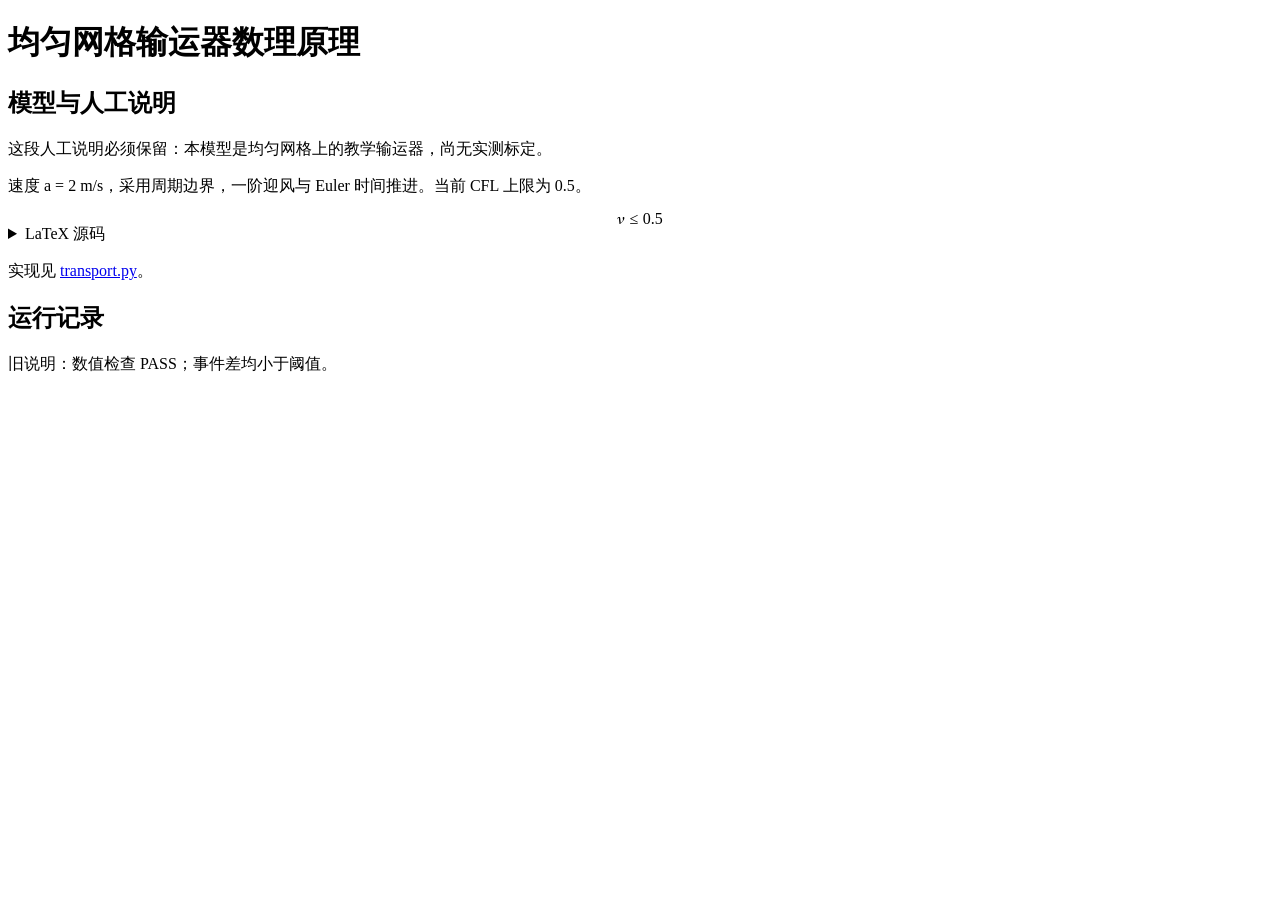
<file: skills/mathematical-principles/evals/fixtures/update-transport/docs/MATHEMATICAL_PRINCIPLES.html>
<!doctype html>
<html lang="zh-CN"><head><meta charset="utf-8"><meta name="viewport" content="width=device-width,initial-scale=1"><title>均匀网格输运器数理原理</title></head><body>
<main><h1>均匀网格输运器数理原理</h1>
<section id="model"><h2>模型与人工说明</h2>
<p id="project-note">这段人工说明必须保留：本模型是均匀网格上的教学输运器，尚无实测标定。</p>
<p>速度 a = 2 m/s，采用周期边界，一阶迎风与 Euler 时间推进。当前 CFL 上限为 0.5。</p>
<math xmlns="http://www.w3.org/1998/Math/MathML" display="block"><semantics><mrow><mi>ν</mi><mo>≤</mo><mn>0.5</mn></mrow><annotation encoding="application/x-tex">\nu=\frac{a\Delta t}{\Delta x}\le0.5</annotation></semantics></math>
<details><summary>LaTeX 源码</summary><pre>\nu=\frac{a\Delta t}{\Delta x}\le0.5</pre></details>
<p>实现见 <a href="../transport.py">transport.py</a>。</p></section>
<section id="evidence"><h2>运行记录</h2>
<!-- PRINCIPLES_EVIDENCE_START -->
<p>旧说明：数值检查 PASS；事件差均小于阈值。</p>
<!-- PRINCIPLES_EVIDENCE_END -->
</section></main></body></html>
</file>
<file: viewer/viewer.css>
:root{color-scheme:light;--bg:#f4f6fa;--surface:#fff;--surface2:#edf2f8;--ink:#172b43;--muted:#53677e;--line:#d8e1ed;--primary:#006f99;--reference:#b15c22;--accent:#00816e;--warn:#835500;--warn-bg:#fff5db;--bad:#a02c36;--bad-bg:#fff0f1;--shadow:0 3px 18px #1e3a5e07;--plot:#fff}
:root[data-theme=dark]{color-scheme:dark;--bg:#101925;--surface:#172333;--surface2:#1e2e43;--ink:#e8f0fb;--muted:#abc0d8;--line:#35485f;--primary:#75d4f6;--reference:#ffb56f;--accent:#61d9bf;--warn:#ffdf8f;--warn-bg:#383023;--bad:#ffacb4;--bad-bg:#39242d;--shadow:none;--plot:#142131}
*{box-sizing:border-box}body{margin:0;background:var(--bg);color:var(--ink);font:14px/1.6 system-ui,-apple-system,"Segoe UI","Microsoft YaHei",sans-serif}button,input,select{font:inherit;color:inherit}button,select,input[type=number],.file-button{border:1px solid var(--line);border-radius:7px;background:var(--surface);padding:6px 10px;min-height:36px}button,.file-button{cursor:pointer}button:hover,.file-button:hover{border-color:var(--primary);background:var(--surface2)}button:disabled{cursor:default;opacity:.5}button:focus-visible,a:focus-visible,input:focus-visible,select:focus-visible,summary:focus-visible{outline:3px solid var(--primary);outline-offset:3px}input[type=checkbox]{accent-color:var(--primary);width:15px;height:15px}.file-button{display:inline-flex;align-items:center;gap:6px}.file-button input{max-width:180px;font-size:12px}.header-actions .file-button input{max-width:160px}button[hidden],[hidden]{display:none!important}h1,h2,h3,p{margin-top:0}h1{font-size:24px;line-height:1.3;margin-bottom:5px;letter-spacing:.02em}h2{font-size:21px;margin-bottom:5px}h3{font-size:15px;margin-bottom:8px}p{margin-bottom:10px}.app-header{display:flex;justify-content:space-between;align-items:center;gap:20px;padding:24px 32px 20px;background:var(--surface);border-bottom:1px solid var(--line)}.eyebrow{font-size:10px;letter-spacing:.14em;font-weight:750;color:var(--primary);margin-bottom:7px}.subtitle{color:var(--muted);margin:0;font-size:13px}.header-actions{display:flex;gap:8px;flex-wrap:wrap;align-items:center}.identity-strip{display:flex;justify-content:space-between;align-items:center;gap:10px;padding:10px 32px;background:var(--surface)}.identity-strip>div{display:flex;align-items:center;gap:10px;flex-wrap:wrap;min-width:0}.identity-strip strong{max-width:600px;overflow-wrap:anywhere}.dot{height:8px;width:8px;flex-shrink:0;background:var(--accent);border-radius:50%}.identity{padding:10px 32px 18px;border-top:1px solid var(--line);background:var(--surface)}.identity p{margin:6px 0}.identity ul{margin:8px 0;padding-left:22px}.tabs{display:flex;gap:4px;padding:0 32px;background:var(--surface);border-bottom:1px solid var(--line);overflow:auto}.tabs button{white-space:nowrap;border:0;border-bottom:3px solid transparent;border-radius:0;padding:13px 20px;background:transparent;color:var(--muted);font-weight:650}.tabs button[aria-selected=true]{border-bottom-color:var(--primary);color:var(--primary)}main{max-width:1640px;margin:0 auto;padding:25px 32px 35px}.section-heading{display:flex;justify-content:space-between;align-items:flex-start;gap:16px;margin-bottom:15px}.section-heading p{font-size:13px;color:var(--muted);max-width:940px;margin:0}.badge{display:inline-block;border:1px solid var(--line);border-radius:20px;padding:4px 11px;background:var(--surface);color:var(--muted);font-size:11px;white-space:nowrap}.toolbar{display:flex;align-items:center;gap:12px;flex-wrap:wrap;padding:12px;background:var(--surface);border:1px solid var(--line);border-radius:10px;margin:10px 0}.toolbar label{display:flex;align-items:center;gap:7px;font-size:12px;color:var(--muted)}.toolbar select{max-width:300px}.toolbar input[type=number]{width:112px}.toolbar .check{font-size:12px}.toolbar.secondary{background:var(--surface2);margin-top:-2px}.toolbar h3{margin:0 auto 0 0}.track-picker{padding:10px 13px;border:1px solid var(--line);border-radius:9px;background:var(--surface);margin:10px 0}.track-picker summary{font-size:12px;font-weight:650}.track-group{display:flex;align-items:flex-start;gap:10px;border-top:1px solid var(--line);padding:9px 0}.track-group:first-child{margin-top:10px}.track-group strong{font-size:12px;min-width:80px;padding-top:4px}.track-options{display:flex;flex-wrap:wrap;gap:7px 15px}.track-options label{font-size:12px;display:inline-flex;gap:5px;align-items:center}.plot-shell,.card{border:1px solid var(--line);border-radius:11px;background:var(--surface);margin-bottom:14px;box-shadow:var(--shadow);min-width:0}.plot-shell{padding:13px 13px 8px}.plot-shell h3{padding-left:4px}.plot-shell .toolbar{margin:0 0 8px;padding:0;border:0}.plot-scroll{overflow:auto;min-width:0;background:var(--plot)}.wave-plot{display:block;width:100%;min-width:800px}.plot-legend{display:flex;flex-wrap:wrap;gap:9px 22px;font-size:11px;color:var(--muted);padding:0 2px 8px}.plot-legend>span{display:flex;align-items:center;gap:5px}.swatch{height:0;width:22px;border-top:2px solid}.swatch.primary{border-color:var(--primary)}.swatch.reference{border-color:var(--reference);border-top-style:dashed}.plot-note{font-size:11px;color:var(--muted);margin:5px 2px}.card{padding:16px}.card summary{font-size:14px;font-weight:650;cursor:pointer}.card[open] summary{margin-bottom:10px}.two-columns{display:grid;grid-template-columns:1fr 1fr;gap:15px}.two-columns>.card{height:100%}.pv-plot{width:100%;height:auto;display:block;min-height:230px}.metric-grid{display:grid;grid-template-columns:repeat(2,minmax(0,1fr));gap:10px}.metric{background:var(--surface2);border-radius:7px;padding:10px 11px;min-width:0}.metric b{display:block;font-size:18px;font-weight:650;color:var(--primary);overflow-wrap:anywhere}.metric span{font-size:11px;color:var(--muted)}.metric small{display:block;font-size:10px;color:var(--muted);margin-top:5px}.table-scroll{overflow:auto;max-width:100%}.table-scroll.tall{max-height:350px}table{border-collapse:collapse;width:100%;font-size:12px}th{text-align:left;font-weight:650;color:var(--muted);background:var(--surface2)}td,th{padding:8px 9px;border-bottom:1px solid var(--line);vertical-align:top;overflow-wrap:anywhere}th{white-space:nowrap}td.num{font-family:ui-monospace,Consolas,monospace;font-size:11px;font-variant-numeric:tabular-nums;white-space:nowrap}tbody tr:last-child td{border-bottom:0}.cursor-bar{border-left:3px solid var(--primary)}.cursor-bar strong{font-size:12px}.muted{color:var(--muted)}.small{font-size:12px}.empty{padding:36px 20px;text-align:center;border:1px dashed var(--line);border-radius:10px;background:var(--surface);color:var(--muted);margin:15px 0}.empty.compact{padding:18px}.callout{padding:12px 15px;border-left:3px solid var(--warn);border-radius:7px;background:var(--warn-bg);margin:10px 0 15px;color:var(--warn);font-size:12px}.callout.danger{background:var(--bad-bg);border-color:var(--bad);color:var(--bad)}.callout p:last-child{margin-bottom:0}.callout ul{margin:6px 0;padding-left:18px}.callout strong{font-weight:700}.drop-card{padding:18px;border:1px dashed var(--primary);border-radius:11px;background:var(--surface);margin-bottom:15px;min-width:0}.drop-card.drag-over{outline:3px solid var(--primary);background:var(--surface2)}.drop-card p{overflow-wrap:anywhere;font-size:12px}.drop-card button{margin:5px}.message{margin:10px 32px;padding:12px 15px;background:var(--warn-bg);color:var(--warn);border:1px solid var(--warn);border-radius:8px}.message.error{background:var(--bad-bg);color:var(--bad);border-color:var(--bad)}pre{white-space:pre-wrap;word-break:break-word;max-height:450px;overflow:auto;padding:13px;background:var(--surface2);border-radius:7px;font:11px/1.65 ui-monospace,Consolas,monospace}details summary{cursor:pointer}.app-footer{max-width:1640px;margin:auto;padding:10px 32px 22px;color:var(--muted);font-size:11px;display:flex;justify-content:space-between;gap:12px;flex-wrap:wrap}.skip{position:absolute;left:15px;top:-80px;z-index:10;background:var(--surface);color:var(--ink);padding:10px}.skip:focus{top:10px}.result-fail{color:var(--bad);font-weight:650}.result-ok{color:var(--accent)}svg text{font-family:system-ui,"Microsoft YaHei",sans-serif}svg .grid{stroke:var(--line);stroke-width:1}svg .axis-label{fill:var(--muted);font-size:11px}svg .track-label{fill:var(--ink);font-size:12px;font-weight:600}svg .series-primary{stroke:var(--primary)}svg .series-reference{stroke:var(--reference);stroke-dasharray:5 4}svg .cursor-line{stroke:var(--primary);stroke-dasharray:3 4;opacity:.75}svg .marker-line{stroke:var(--muted);stroke-dasharray:2 6;opacity:.25}svg .command-marker{stroke:var(--reference)}svg .trace-path{fill:none;stroke-width:1.5;vector-effect:non-scaling-stroke}svg .trace-dot{fill:var(--primary);opacity:.7}svg .missing-label{fill:var(--muted);font-size:12px}
a{color:var(--primary)}
@media(max-width:1000px){.app-header{align-items:flex-start;padding:18px 20px;flex-direction:column;gap:12px}.identity-strip,.identity{padding-left:20px;padding-right:20px}.tabs{padding:0 15px}main{padding:20px}.two-columns{grid-template-columns:1fr}.two-columns>.card{height:auto}.header-actions{width:100%}.section-heading{flex-direction:column;gap:8px}.app-footer{padding-left:20px;padding-right:20px}.message{margin-left:20px;margin-right:20px}}
@media(max-width:520px){h1{font-size:20px}.tabs button{padding:12px 10px;font-size:12px}main{padding:15px 10px}.toolbar{gap:8px;padding:10px}.toolbar select{max-width:240px}.toolbar label{flex-wrap:wrap}.metric-grid{grid-template-columns:1fr 1fr}.identity-strip{align-items:flex-start;flex-direction:column;padding:10px 15px}.identity-strip button{font-size:11px;padding:3px 7px}.track-group{flex-direction:column;gap:4px}.card{padding:12px}.plot-shell{padding:10px 8px}.file-button input{max-width:170px}.subtitle{font-size:12px}}
@media print{.header-actions,.toolbar,.tabs,.track-picker,.cursor-bar,.drop-card{display:none}.app-header,main,.identity-strip{padding:10px}.plot-shell,.card{break-inside:avoid}.wave-plot{min-width:0}.plot-scroll{overflow:visible}.tab-panel[hidden]{display:none!important}}
</file>
<file: artifacts/runs/r2-original-fc18650-v1/implementation/viewer/viewer.css>
:root{color-scheme:light;--bg:#f4f6fa;--surface:#fff;--surface2:#edf2f8;--ink:#172b43;--muted:#53677e;--line:#d8e1ed;--primary:#006f99;--reference:#b15c22;--accent:#00816e;--warn:#835500;--warn-bg:#fff5db;--bad:#a02c36;--bad-bg:#fff0f1;--shadow:0 3px 18px #1e3a5e07;--plot:#fff}
:root[data-theme=dark]{color-scheme:dark;--bg:#101925;--surface:#172333;--surface2:#1e2e43;--ink:#e8f0fb;--muted:#abc0d8;--line:#35485f;--primary:#75d4f6;--reference:#ffb56f;--accent:#61d9bf;--warn:#ffdf8f;--warn-bg:#383023;--bad:#ffacb4;--bad-bg:#39242d;--shadow:none;--plot:#142131}
*{box-sizing:border-box}body{margin:0;background:var(--bg);color:var(--ink);font:14px/1.6 system-ui,-apple-system,"Segoe UI","Microsoft YaHei",sans-serif}button,input,select{font:inherit;color:inherit}button,select,input[type=number],.file-button{border:1px solid var(--line);border-radius:7px;background:var(--surface);padding:6px 10px;min-height:36px}button,.file-button{cursor:pointer}button:hover,.file-button:hover{border-color:var(--primary);background:var(--surface2)}button:disabled{cursor:default;opacity:.5}button:focus-visible,a:focus-visible,input:focus-visible,select:focus-visible,summary:focus-visible{outline:3px solid var(--primary);outline-offset:3px}input[type=checkbox]{accent-color:var(--primary);width:15px;height:15px}.file-button{display:inline-flex;align-items:center;gap:6px}.file-button input{max-width:180px;font-size:12px}.header-actions .file-button input{max-width:160px}button[hidden],[hidden]{display:none!important}h1,h2,h3,p{margin-top:0}h1{font-size:24px;line-height:1.3;margin-bottom:5px;letter-spacing:.02em}h2{font-size:21px;margin-bottom:5px}h3{font-size:15px;margin-bottom:8px}p{margin-bottom:10px}.app-header{display:flex;justify-content:space-between;align-items:center;gap:20px;padding:24px 32px 20px;background:var(--surface);border-bottom:1px solid var(--line)}.eyebrow{font-size:10px;letter-spacing:.14em;font-weight:750;color:var(--primary);margin-bottom:7px}.subtitle{color:var(--muted);margin:0;font-size:13px}.header-actions{display:flex;gap:8px;flex-wrap:wrap;align-items:center}.identity-strip{display:flex;justify-content:space-between;align-items:center;gap:10px;padding:10px 32px;background:var(--surface)}.identity-strip>div{display:flex;align-items:center;gap:10px;flex-wrap:wrap;min-width:0}.identity-strip strong{max-width:600px;overflow-wrap:anywhere}.dot{height:8px;width:8px;flex-shrink:0;background:var(--accent);border-radius:50%}.identity{padding:10px 32px 18px;border-top:1px solid var(--line);background:var(--surface)}.identity p{margin:6px 0}.identity ul{margin:8px 0;padding-left:22px}.tabs{display:flex;gap:4px;padding:0 32px;background:var(--surface);border-bottom:1px solid var(--line);overflow:auto}.tabs button{white-space:nowrap;border:0;border-bottom:3px solid transparent;border-radius:0;padding:13px 20px;background:transparent;color:var(--muted);font-weight:650}.tabs button[aria-selected=true]{border-bottom-color:var(--primary);color:var(--primary)}main{max-width:1640px;margin:0 auto;padding:25px 32px 35px}.section-heading{display:flex;justify-content:space-between;align-items:flex-start;gap:16px;margin-bottom:15px}.section-heading p{font-size:13px;color:var(--muted);max-width:940px;margin:0}.badge{display:inline-block;border:1px solid var(--line);border-radius:20px;padding:4px 11px;background:var(--surface);color:var(--muted);font-size:11px;white-space:nowrap}.toolbar{display:flex;align-items:center;gap:12px;flex-wrap:wrap;padding:12px;background:var(--surface);border:1px solid var(--line);border-radius:10px;margin:10px 0}.toolbar label{display:flex;align-items:center;gap:7px;font-size:12px;color:var(--muted)}.toolbar select{max-width:300px}.toolbar input[type=number]{width:112px}.toolbar .check{font-size:12px}.toolbar.secondary{background:var(--surface2);margin-top:-2px}.toolbar h3{margin:0 auto 0 0}.track-picker{padding:10px 13px;border:1px solid var(--line);border-radius:9px;background:var(--surface);margin:10px 0}.track-picker summary{font-size:12px;font-weight:650}.track-group{display:flex;align-items:flex-start;gap:10px;border-top:1px solid var(--line);padding:9px 0}.track-group:first-child{margin-top:10px}.track-group strong{font-size:12px;min-width:80px;padding-top:4px}.track-options{display:flex;flex-wrap:wrap;gap:7px 15px}.track-options label{font-size:12px;display:inline-flex;gap:5px;align-items:center}.plot-shell,.card{border:1px solid var(--line);border-radius:11px;background:var(--surface);margin-bottom:14px;box-shadow:var(--shadow);min-width:0}.plot-shell{padding:13px 13px 8px}.plot-shell h3{padding-left:4px}.plot-shell .toolbar{margin:0 0 8px;padding:0;border:0}.plot-scroll{overflow:auto;min-width:0;background:var(--plot)}.wave-plot{display:block;width:100%;min-width:800px}.plot-legend{display:flex;flex-wrap:wrap;gap:9px 22px;font-size:11px;color:var(--muted);padding:0 2px 8px}.plot-legend>span{display:flex;align-items:center;gap:5px}.swatch{height:0;width:22px;border-top:2px solid}.swatch.primary{border-color:var(--primary)}.swatch.reference{border-color:var(--reference);border-top-style:dashed}.plot-note{font-size:11px;color:var(--muted);margin:5px 2px}.card{padding:16px}.card summary{font-size:14px;font-weight:650;cursor:pointer}.card[open] summary{margin-bottom:10px}.two-columns{display:grid;grid-template-columns:1fr 1fr;gap:15px}.two-columns>.card{height:100%}.pv-plot{width:100%;height:auto;display:block;min-height:230px}.metric-grid{display:grid;grid-template-columns:repeat(2,minmax(0,1fr));gap:10px}.metric{background:var(--surface2);border-radius:7px;padding:10px 11px;min-width:0}.metric b{display:block;font-size:18px;font-weight:650;color:var(--primary);overflow-wrap:anywhere}.metric span{font-size:11px;color:var(--muted)}.metric small{display:block;font-size:10px;color:var(--muted);margin-top:5px}.table-scroll{overflow:auto;max-width:100%}.table-scroll.tall{max-height:350px}table{border-collapse:collapse;width:100%;font-size:12px}th{text-align:left;font-weight:650;color:var(--muted);background:var(--surface2)}td,th{padding:8px 9px;border-bottom:1px solid var(--line);vertical-align:top;overflow-wrap:anywhere}th{white-space:nowrap}td.num{font-family:ui-monospace,Consolas,monospace;font-size:11px;font-variant-numeric:tabular-nums;white-space:nowrap}tbody tr:last-child td{border-bottom:0}.cursor-bar{border-left:3px solid var(--primary)}.cursor-bar strong{font-size:12px}.muted{color:var(--muted)}.small{font-size:12px}.empty{padding:36px 20px;text-align:center;border:1px dashed var(--line);border-radius:10px;background:var(--surface);color:var(--muted);margin:15px 0}.empty.compact{padding:18px}.callout{padding:12px 15px;border-left:3px solid var(--warn);border-radius:7px;background:var(--warn-bg);margin:10px 0 15px;color:var(--warn);font-size:12px}.callout.danger{background:var(--bad-bg);border-color:var(--bad);color:var(--bad)}.callout p:last-child{margin-bottom:0}.callout ul{margin:6px 0;padding-left:18px}.callout strong{font-weight:700}.drop-card{padding:18px;border:1px dashed var(--primary);border-radius:11px;background:var(--surface);margin-bottom:15px;min-width:0}.drop-card.drag-over{outline:3px solid var(--primary);background:var(--surface2)}.drop-card p{overflow-wrap:anywhere;font-size:12px}.drop-card button{margin:5px}.message{margin:10px 32px;padding:12px 15px;background:var(--warn-bg);color:var(--warn);border:1px solid var(--warn);border-radius:8px}.message.error{background:var(--bad-bg);color:var(--bad);border-color:var(--bad)}pre{white-space:pre-wrap;word-break:break-word;max-height:450px;overflow:auto;padding:13px;background:var(--surface2);border-radius:7px;font:11px/1.65 ui-monospace,Consolas,monospace}details summary{cursor:pointer}.app-footer{max-width:1640px;margin:auto;padding:10px 32px 22px;color:var(--muted);font-size:11px;display:flex;justify-content:space-between;gap:12px;flex-wrap:wrap}.skip{position:absolute;left:15px;top:-80px;z-index:10;background:var(--surface);color:var(--ink);padding:10px}.skip:focus{top:10px}.result-fail{color:var(--bad);font-weight:650}.result-ok{color:var(--accent)}svg text{font-family:system-ui,"Microsoft YaHei",sans-serif}svg .grid{stroke:var(--line);stroke-width:1}svg .axis-label{fill:var(--muted);font-size:11px}svg .track-label{fill:var(--ink);font-size:12px;font-weight:600}svg .series-primary{stroke:var(--primary)}svg .series-reference{stroke:var(--reference);stroke-dasharray:5 4}svg .cursor-line{stroke:var(--primary);stroke-dasharray:3 4;opacity:.75}svg .marker-line{stroke:var(--muted);stroke-dasharray:2 6;opacity:.25}svg .command-marker{stroke:var(--reference)}svg .trace-path{fill:none;stroke-width:1.5;vector-effect:non-scaling-stroke}svg .trace-dot{fill:var(--primary);opacity:.7}svg .missing-label{fill:var(--muted);font-size:12px}
a{color:var(--primary)}
@media(max-width:1000px){.app-header{align-items:flex-start;padding:18px 20px;flex-direction:column;gap:12px}.identity-strip,.identity{padding-left:20px;padding-right:20px}.tabs{padding:0 15px}main{padding:20px}.two-columns{grid-template-columns:1fr}.two-columns>.card{height:auto}.header-actions{width:100%}.section-heading{flex-direction:column;gap:8px}.app-footer{padding-left:20px;padding-right:20px}.message{margin-left:20px;margin-right:20px}}
@media(max-width:520px){h1{font-size:20px}.tabs button{padding:12px 10px;font-size:12px}main{padding:15px 10px}.toolbar{gap:8px;padding:10px}.toolbar select{max-width:240px}.toolbar label{flex-wrap:wrap}.metric-grid{grid-template-columns:1fr 1fr}.identity-strip{align-items:flex-start;flex-direction:column;padding:10px 15px}.identity-strip button{font-size:11px;padding:3px 7px}.track-group{flex-direction:column;gap:4px}.card{padding:12px}.plot-shell{padding:10px 8px}.file-button input{max-width:170px}.subtitle{font-size:12px}}
@media print{.header-actions,.toolbar,.tabs,.track-picker,.cursor-bar,.drop-card{display:none}.app-header,main,.identity-strip{padding:10px}.plot-shell,.card{break-inside:avoid}.wave-plot{min-width:0}.plot-scroll{overflow:visible}.tab-panel[hidden]{display:none!important}}
</file>
